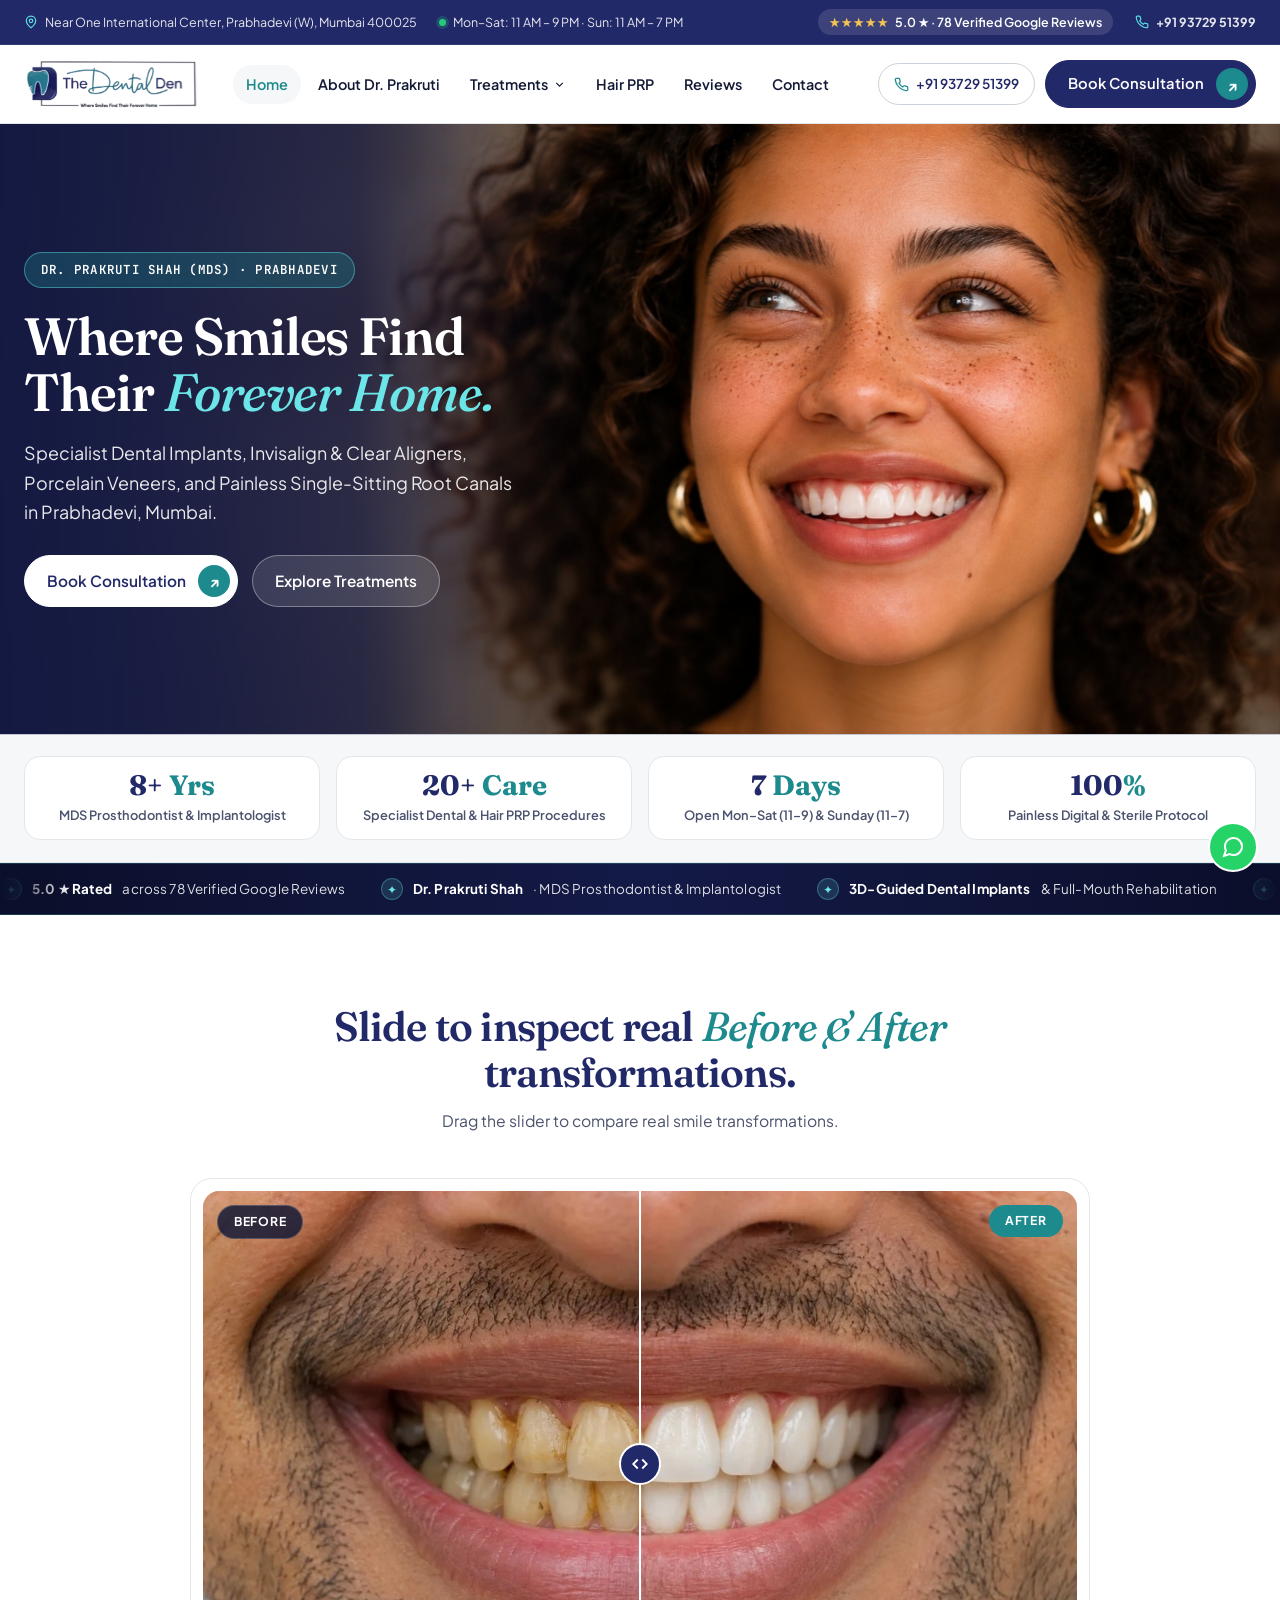
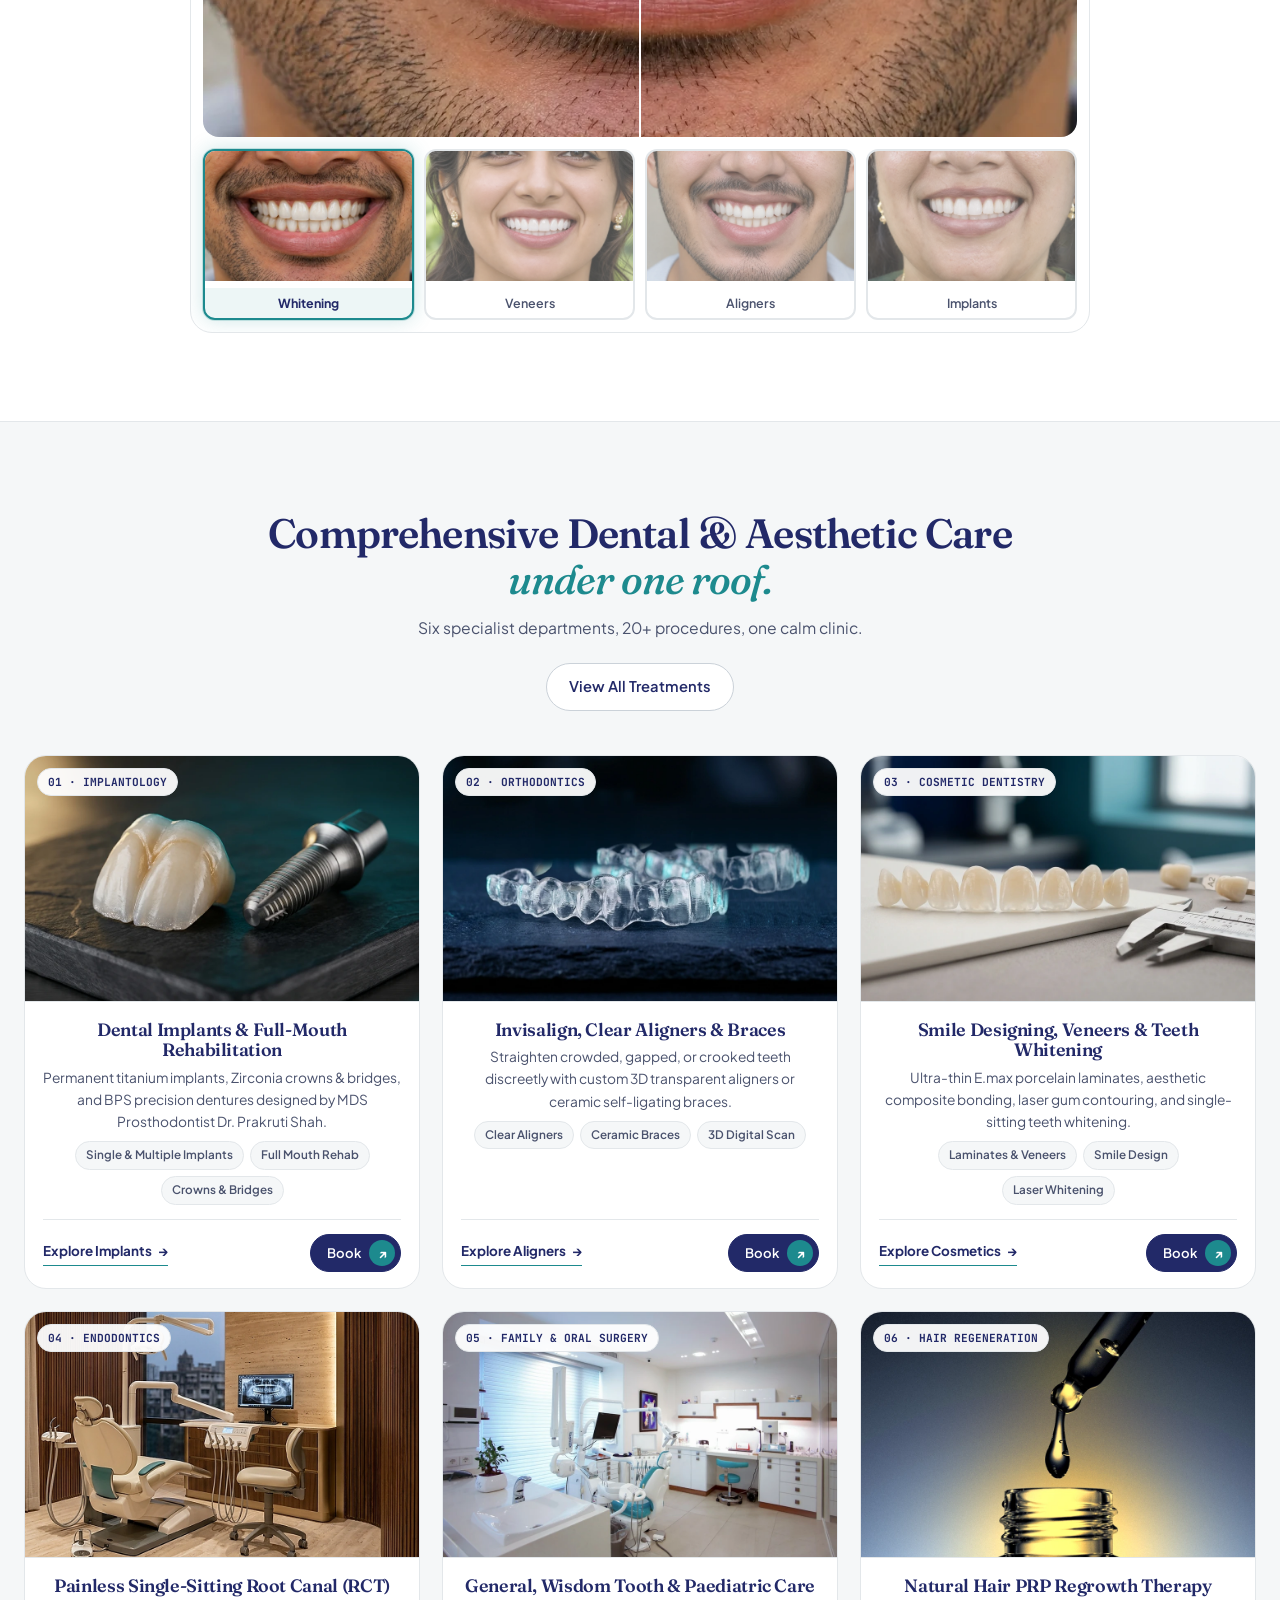
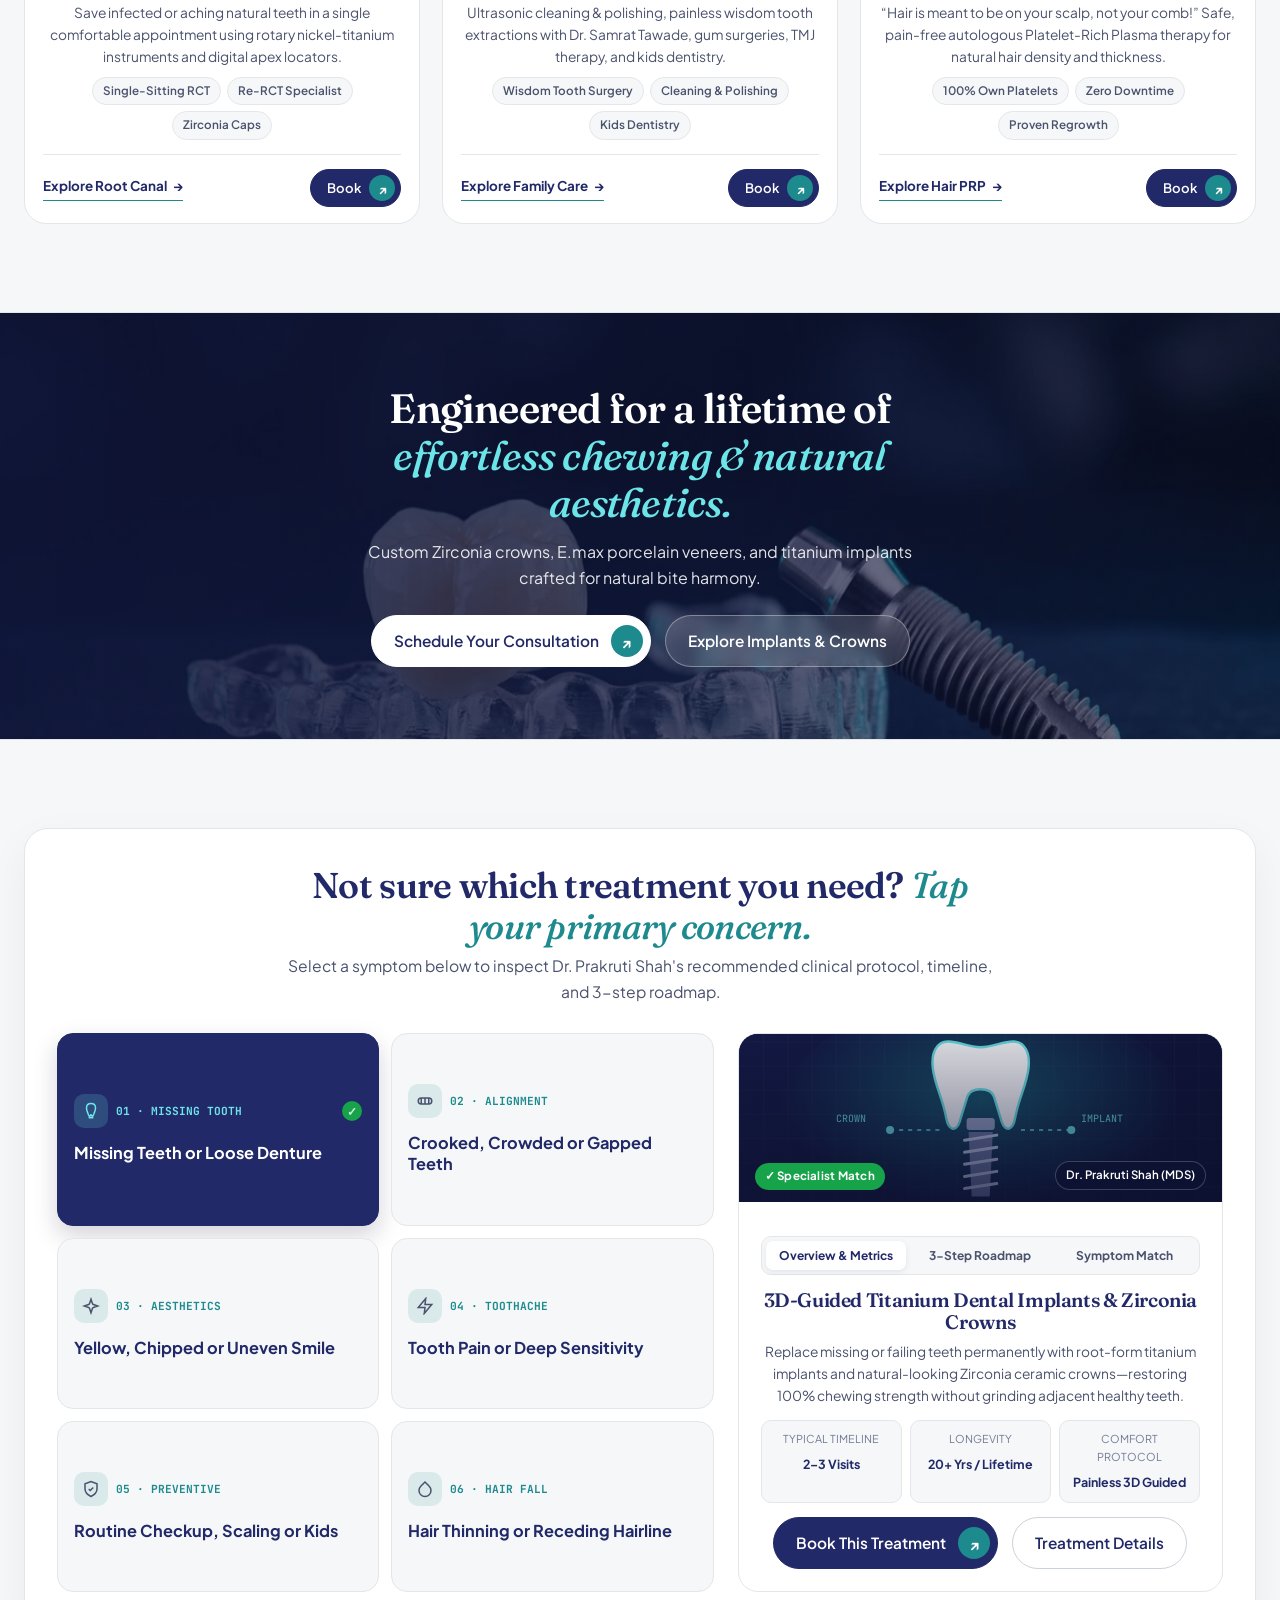
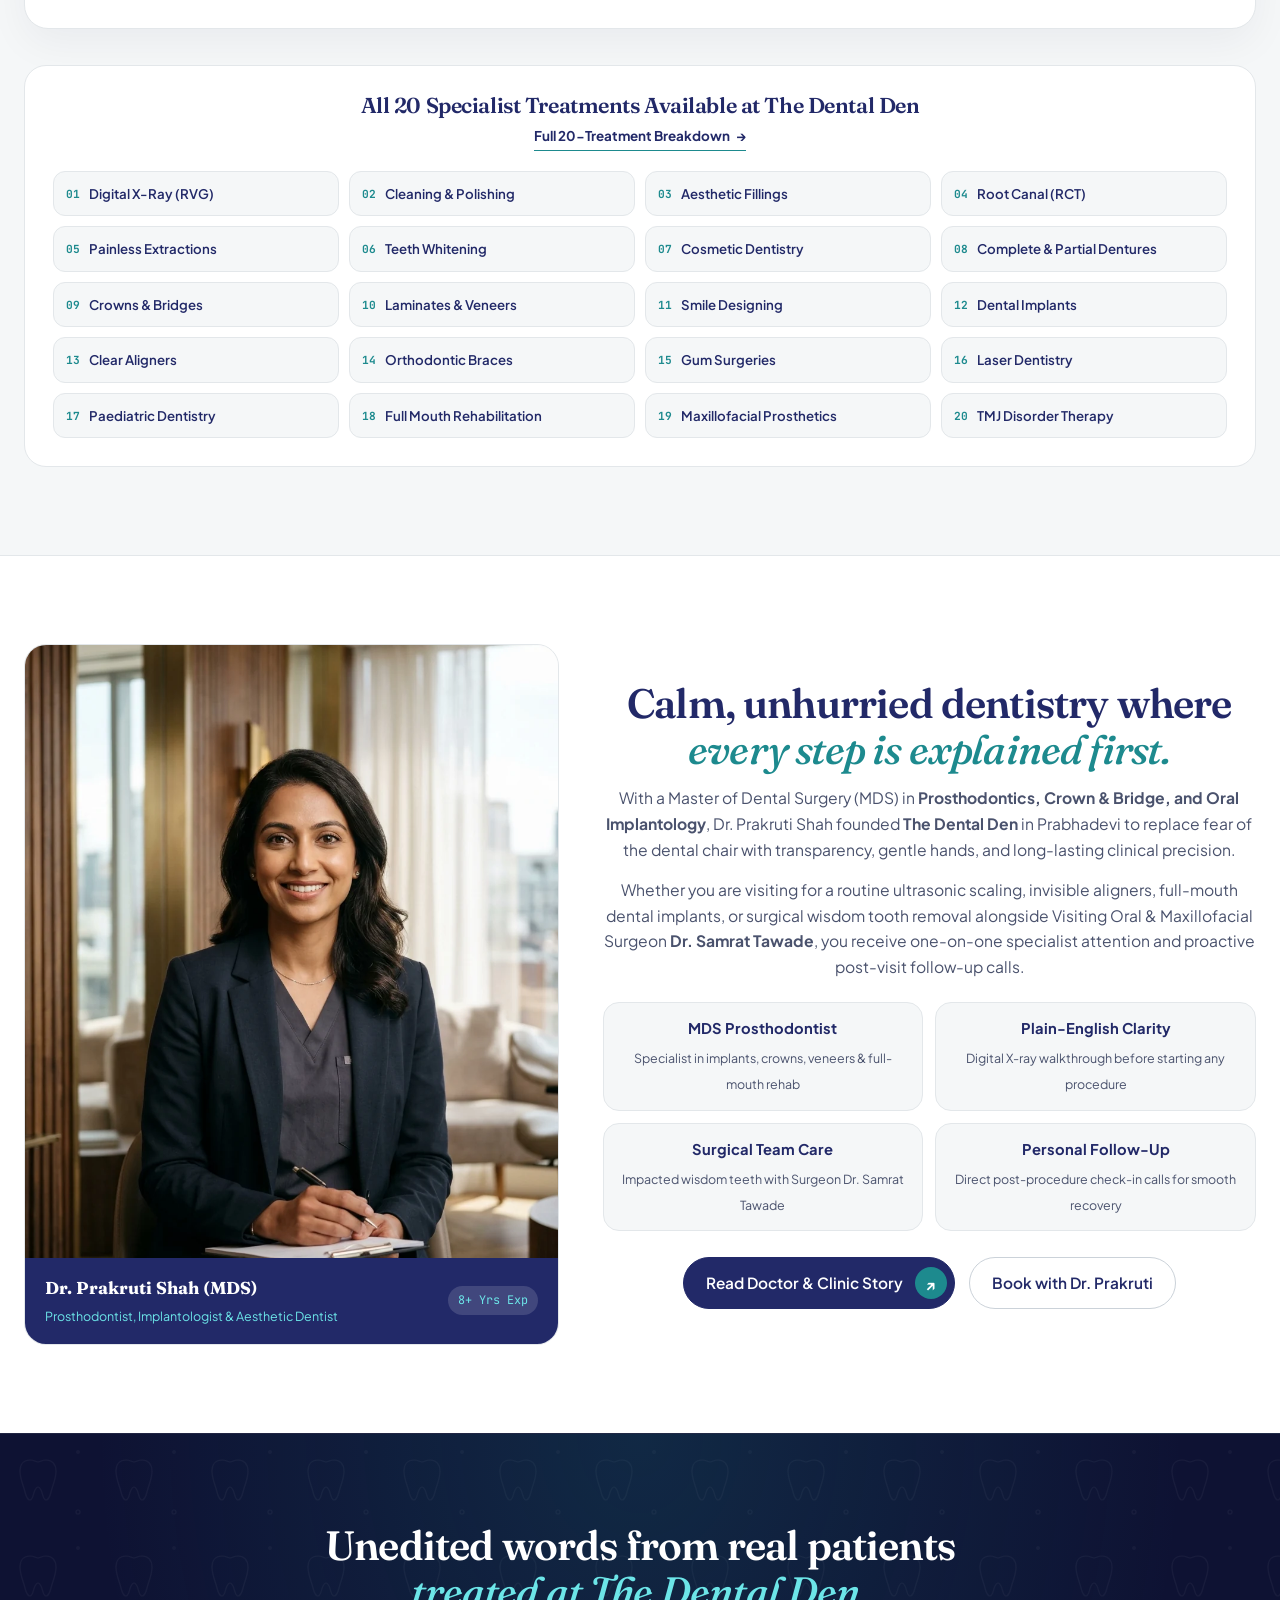
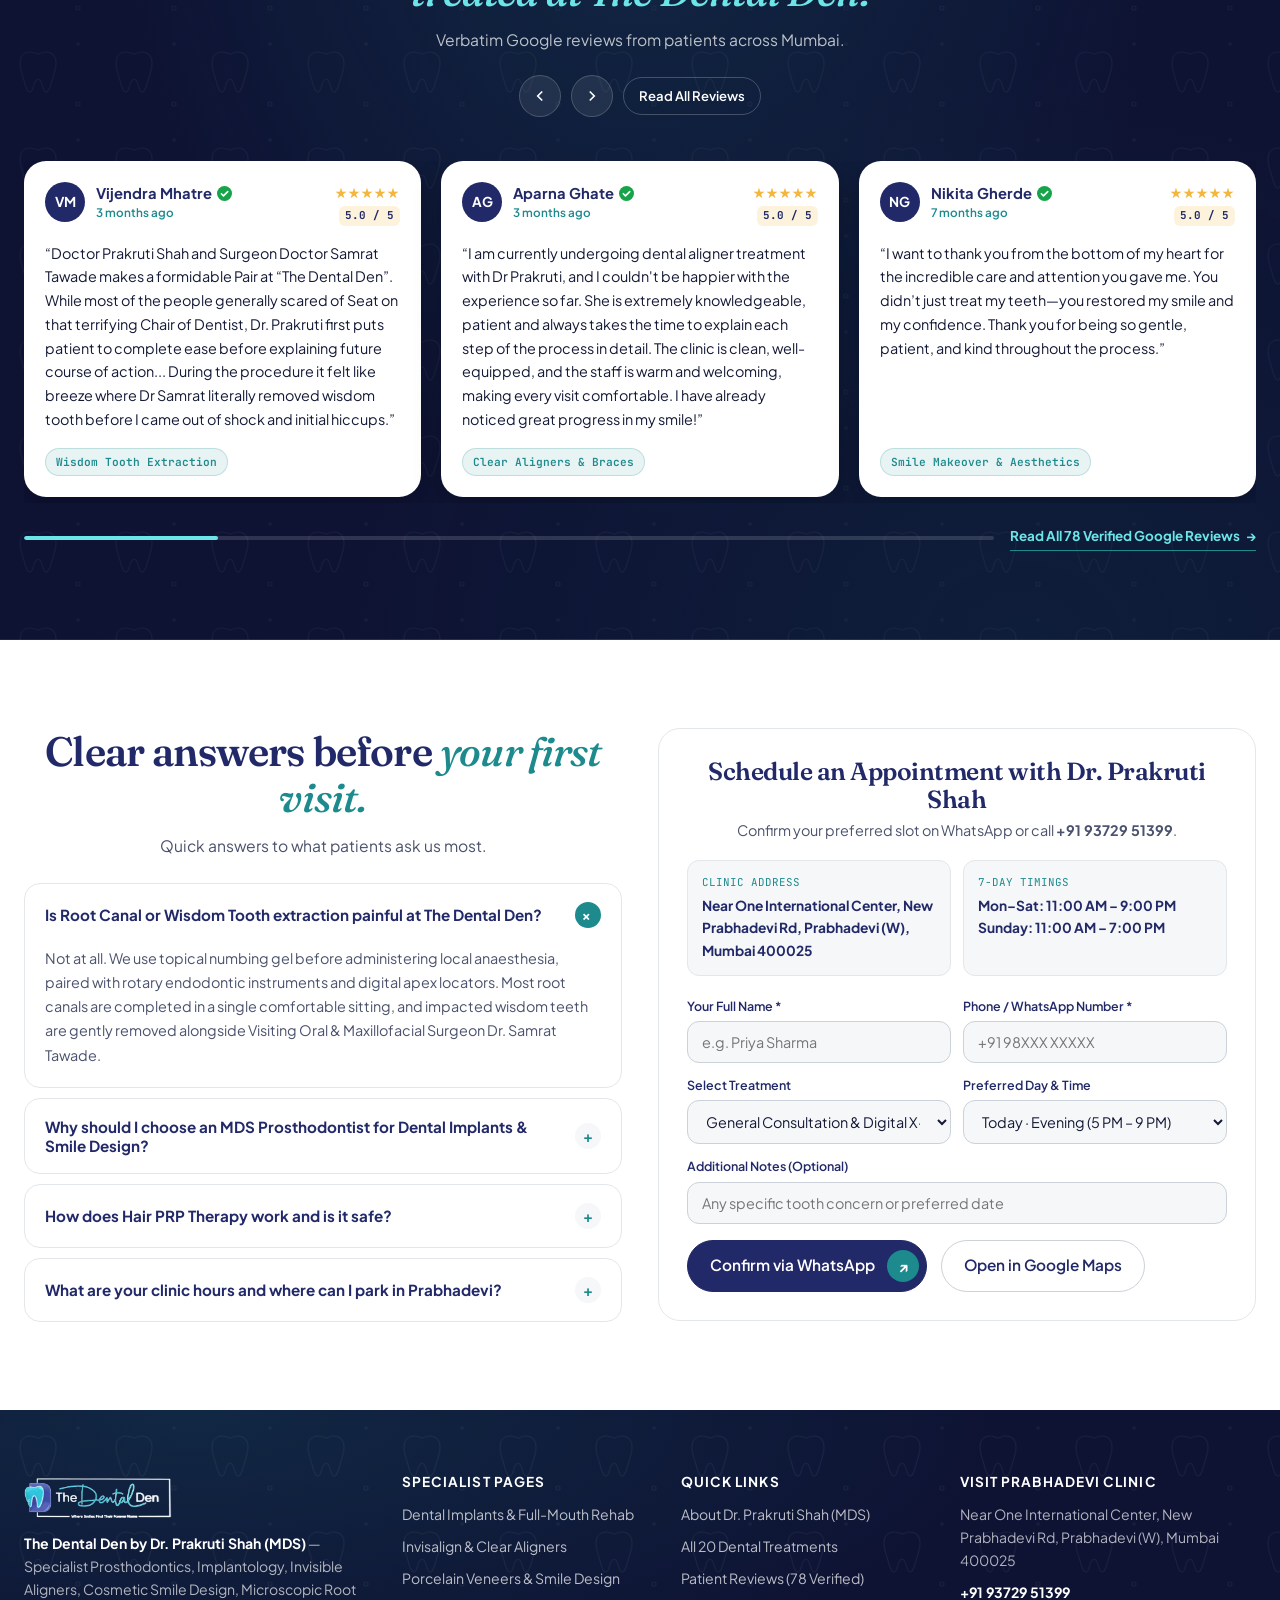
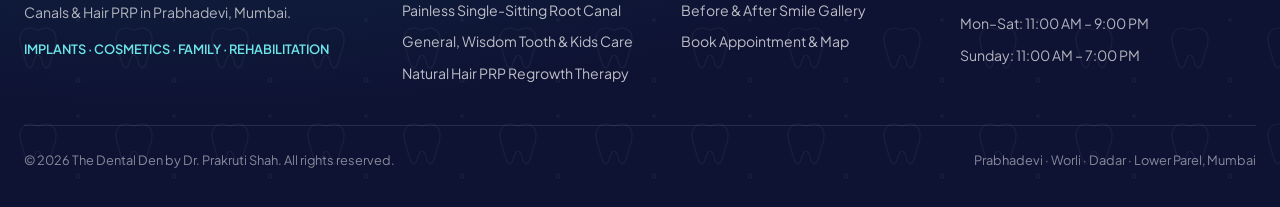
<file: index.html>
<!DOCTYPE html>
<html lang="en" data-theme="light">
<head>
  <meta charset="UTF-8">
  <meta name="viewport" content="width=device-width, initial-scale=1.0">
  <title>The Dental Den by Dr. Prakruti Shah (MDS) | Dentist &amp; Implantologist in Prabhadevi, Mumbai</title>
  <meta name="description" content="The Dental Den by Dr. Prakruti Shah (MDS Prosthodontist &amp; Implantologist) in Prabhadevi, Mumbai. 20+ specialist dental treatments, Dental Implants, Invisalign &amp; Clear Aligners, Smile Design, Painless Root Canal &amp; Hair PRP.">
  <link rel="canonical" href="https://thedentalden.in/">

  <!-- Google Fonts -->
  <link rel="preconnect" href="https://fonts.googleapis.com">
  <link rel="preconnect" href="https://fonts.gstatic.com" crossorigin>
  <link href="https://fonts.googleapis.com/css2?family=Fraunces:ital,opsz,wght@0,9..144,500;0,9..144,600;0,9..144,700;1,9..144,400;1,9..144,600&family=JetBrains+Mono:wght@500;600&family=Plus+Jakarta+Sans:wght@400;500;600;700&display=swap" rel="stylesheet">

  <link rel="stylesheet" href="assets/styles.css">
  <link rel="preload" as="image" href="assets/ba-whitening-after-v2.webp">
  <link rel="preload" as="image" href="assets/ba-whitening-before-v2.webp">

  <!-- LocalBusiness / Dentist Schema -->
  <script type="application/ld+json">
  {
    "@context": "https://schema.org",
    "@type": "Dentist",
    "name": "The Dental Den by Dr. Prakruti Shah",
    "description": "Multi-speciality dental & implant clinic in Prabhadevi, Mumbai led by Dr. Prakruti Shah (MDS Prosthodontist & Implantologist).",
    "url": "https://thedentalden.in/",
    "telephone": "+919372951399",
    "address": {
      "@type": "PostalAddress",
      "streetAddress": "Shop No. 6, Gr. Floor, New Prabhadevi Road, Near One International Center, Prabhadevi (W)",
      "addressLocality": "Mumbai",
      "addressRegion": "MH",
      "postalCode": "400025",
      "addressCountry": "IN"
    },
    "geo": {
      "@type": "GeoCoordinates",
      "latitude": 19.0092914,
      "longitude": 72.8337966
    },
    "aggregateRating": {
      "@type": "AggregateRating",
      "ratingValue": "5.0",
      "bestRating": "5",
      "ratingCount": "78"
    }
  }
  </script>
</head>
<body>

  <!-- B1. Top Utility Bar (Visible on Desktop, Hidden on Mobile < 1024px) -->
  <div class="topbar">
    <div class="container topbar-inner">
      <div class="topbar-items">
        <span class="topbar-item">
          <svg viewBox="0 0 24 24" fill="none" stroke="currentColor" stroke-width="2"><path d="M20 10c0 6-8 12-8 12s-8-6-8-12a8 8 0 0 1 16 0Z"/><circle cx="12" cy="10" r="3"/></svg>
          <span>Near One International Center, Prabhadevi (W), Mumbai 400025</span>
        </span>
        <span class="topbar-item">
          <span class="status-dot"></span>
          <span>Mon–Sat: 11 AM – 9 PM · Sun: 11 AM – 7 PM</span>
        </span>
      </div>
      <div class="topbar-items">
        <a href="reviews.html" class="rating-pill" title="Read Verified Google Reviews">
          <span class="stars">★★★★★</span>
          <span>5.0 ★ · 78 Verified Google Reviews</span>
        </a>
        <a href="tel:+919372951399" class="topbar-item">
          <svg viewBox="0 0 24 24" fill="none" stroke="currentColor" stroke-width="2"><path d="M22 16.92v3a2 2 0 0 1-2.18 2 19.79 19.79 0 0 1-8.63-3.07 19.5 19.5 0 0 1-6-6 19.79 19.79 0 0 1-3.07-8.67A2 2 0 0 1 4.11 2h3a2 2 0 0 1 2 1.72c.127.96.361 1.903.7 2.81a2 2 0 0 1-.45 2.11L8.09 9.91a16 16 0 0 0 6 6l1.27-1.27a2 2 0 0 1 2.11-.45c.907.339 1.85.573 2.81.7A2 2 0 0 1 22 16.92z"/></svg>
          <strong>+91 93729 51399</strong>
        </a>
      </div>
    </div>
  </div>

  <!-- Sticky Header -->
  <header class="site-header">
    <div class="container nav-inner">
      <a href="index.html" class="brand-logo" aria-label="The Dental Den by Dr. Prakruti Shah Home">
        <img src="assets/logo-nav-light.webp" class="logo-for-light" alt="The Dental Den — Where Smiles Find Their Forever Home">
      </a>

      <nav class="nav-links" aria-label="Primary Navigation">
        <a href="index.html" class="nav-link active">Home</a>
        <a href="about.html" class="nav-link">About Dr. Prakruti</a>
        <div class="nav-item-dropdown">
          <a href="treatments.html" class="nav-link" aria-haspopup="true">
            <span>Treatments</span>
            <svg width="13" height="13" viewBox="0 0 24 24" fill="none" stroke="currentColor" stroke-width="2.2"><path d="m6 9 6 6 6-6"/></svg>
          </a>
          <div class="dropdown-menu" role="menu">
            <a href="dental-implants.html" class="dropdown-item">
              <div class="dropdown-icon"><svg viewBox="0 0 24 24" fill="none" stroke="currentColor" stroke-width="2"><path d="M12 2v20M8 6h8M9 12h6M10 18h4"/></svg></div>
              <div><strong>Dental Implants &amp; Rehab</strong><span>3D-guided implants, crowns &amp; bridges</span></div>
            </a>
            <a href="clear-aligners.html" class="dropdown-item">
              <div class="dropdown-icon"><svg viewBox="0 0 24 24" fill="none" stroke="currentColor" stroke-width="2"><rect x="3" y="8" width="18" height="8" rx="4"/></svg></div>
              <div><strong>Invisalign &amp; Clear Aligners</strong><span>Invisible braces &amp; orthodontic care</span></div>
            </a>
            <a href="cosmetic-dentistry.html" class="dropdown-item">
              <div class="dropdown-icon"><svg viewBox="0 0 24 24" fill="none" stroke="currentColor" stroke-width="2"><path d="m12 3 1.9 5.8a2 2 0 0 0 1.3 1.3L21 12l-5.8 1.9a2 2 0 0 0-1.3 1.3L12 21l-1.9-5.8a2 2 0 0 0-1.3-1.3L3 12l5.8-1.9a2 2 0 0 0 1.3-1.3Z"/></svg></div>
              <div><strong>Cosmetic &amp; Smile Design</strong><span>Porcelain veneers, laminates &amp; whitening</span></div>
            </a>
            <a href="root-canal-treatment.html" class="dropdown-item">
              <div class="dropdown-icon"><svg viewBox="0 0 24 24" fill="none" stroke="currentColor" stroke-width="2"><path d="M12 22s8-4 8-10V5l-8-3-8 3v7c0 6 8 10 8 10z"/></svg></div>
              <div><strong>Painless Root Canal (RCT)</strong><span>Single-sitting microscopic endodontics</span></div>
            </a>
            <a href="general-dentistry.html" class="dropdown-item">
              <div class="dropdown-icon"><svg viewBox="0 0 24 24" fill="none" stroke="currentColor" stroke-width="2"><circle cx="12" cy="12" r="9"/><path d="M9 12l2 2 4-4"/></svg></div>
              <div><strong>General &amp; Kids Dentistry</strong><span>Scaling, fillings, wisdom tooth &amp; kids care</span></div>
            </a>
            <a href="hair-prp.html" class="dropdown-item">
              <div class="dropdown-icon"><svg viewBox="0 0 24 24" fill="none" stroke="currentColor" stroke-width="2"><path d="M12 2.69l5.66 5.66a8 8 0 1 1-11.31 0z"/></svg></div>
              <div><strong>Hair PRP Therapy</strong><span>Natural platelet-rich plasma hair regrowth</span></div>
            </a>
          </div>
        </div>
        <a href="hair-prp.html" class="nav-link">Hair PRP</a>
        <a href="reviews.html" class="nav-link">Reviews</a>
        <a href="contact.html" class="nav-link">Contact</a>
      </nav>

      <div class="nav-actions">
        <a href="tel:+919372951399" class="nav-phone-btn">
          <svg viewBox="0 0 24 24" fill="none" stroke="currentColor" stroke-width="2"><path d="M22 16.92v3a2 2 0 0 1-2.18 2 19.79 19.79 0 0 1-8.63-3.07 19.5 19.5 0 0 1-6-6 19.79 19.79 0 0 1-3.07-8.67A2 2 0 0 1 4.11 2h3a2 2 0 0 1 2 1.72c.127.96.361 1.903.7 2.81a2 2 0 0 1-.45 2.11L8.09 9.91a16 16 0 0 0 6 6l1.27-1.27a2 2 0 0 1 2.11-.45c.907.339 1.85.573 2.81.7A2 2 0 0 1 22 16.92z"/></svg>
          <span>+91 93729 51399</span>
        </a>
        <button type="button" class="btn btn-primary" data-open-booking="true">
          <span>Book Consultation</span>
        </button>
        <button class="mobile-menu-btn" id="mobileMenuBtn" aria-label="Open navigation menu" aria-expanded="false">
          <svg viewBox="0 0 24 24" fill="none" stroke="currentColor" stroke-width="2"><line x1="3" y1="6" x2="21" y2="6"/><line x1="3" y1="12" x2="21" y2="12"/><line x1="3" y1="18" x2="21" y2="18"/></svg>
        </button>
      </div>
    </div>
  </header>

  <!-- B5. Mobile Drawer (Automatically populated & enhanced by main.js) -->
  <div class="mobile-drawer" id="mobileDrawer" aria-hidden="true">
    <div class="mobile-drawer-panel"></div>
  </div>

  <main>
    <!-- ====================================================================
         C1. HERO SECTION — SEPARATE DESKTOP & MOBILE IMAGES + UNCOVERED SMILE
         Desktop/Tablet: hero-desktop-v3.webp (Text strictly in left 43%, Smile on right 100% uncovered)
         Mobile: hero-mobile-v3.webp (Portrait smile on top 100% uncovered, compact copy below)
         ==================================================================== -->
    <section class="hero">
      <div class="hero-stage">
        <div class="hero-bg">
          <picture>
            <source media="(max-width: 767px)" srcset="assets/hero-mobile-v6.jpg">
            <img src="assets/hero-desktop-v4.jpg" alt="Radiant natural smile crafted at The Dental Den by Dr. Prakruti Shah in Prabhadevi, Mumbai" fetchpriority="high">
          </picture>
        </div>

        <div class="hero-content-wrap">
          <div class="container">
            <div class="hero-copy">
              <div class="hero-badge">Dr. Prakruti Shah (MDS) · Prabhadevi</div>
              <h1 class="hero-title">Where Smiles Find Their <em>Forever Home.</em></h1>
              <p class="hero-sub">
                Specialist Dental Implants, Invisalign &amp; Clear Aligners, Porcelain Veneers, and Painless Single-Sitting Root Canals in Prabhadevi, Mumbai.
              </p>
              <div class="hero-actions">
                <button type="button" class="btn btn-primary on-dark" data-open-booking="true">
                  <span>Book Consultation</span>
                </button>
                <a href="#treatments" class="btn btn-ghost">
                  <span>Explore Treatments</span>
                </a>
              </div>
            </div>
          </div>
        </div>
      </div>

      <!-- C7. 4 Stat Counters (2 columns per row on Mobile, 4 columns on Desktop) -->
      <div class="hero-info-strip">
        <div class="container">
          <div class="stat-strip">
            <div class="stat-box">
              <div class="stat-num">8+ <span>Yrs</span></div>
              <div class="stat-label">MDS Prosthodontist &amp; Implantologist</div>
            </div>
            <div class="stat-box">
              <div class="stat-num">20+ <span>Care</span></div>
              <div class="stat-label">Specialist Dental &amp; Hair PRP Procedures</div>
            </div>
            <div class="stat-box">
              <div class="stat-num">7 <span>Days</span></div>
              <div class="stat-label">Open Mon–Sat (11–9) &amp; Sunday (11–7)</div>
            </div>
            <div class="stat-box">
              <div class="stat-num">100<span>%</span></div>
              <div class="stat-label">Painless Digital &amp; Sterile Protocol</div>
            </div>
          </div>
        </div>
      </div>
    </section>

    <!-- ====================================================================
         ELEGANT SLIDING CLINICAL HIGHLIGHTS MARQUEE BAR
         ==================================================================== -->
    <div class="luxury-ticker-bar" aria-label="Clinic Highlights and Credentials">
      <div class="luxury-ticker-track">
        <div class="luxury-ticker-group">
          <span class="ticker-item"><i class="ticker-gem">✦</i> <strong>5.0 ★ Rated</strong> across 78 Verified Google Reviews</span>
          <span class="ticker-item"><i class="ticker-gem">✦</i> <strong>Dr. Prakruti Shah</strong> · MDS Prosthodontist &amp; Implantologist</span>
          <span class="ticker-item"><i class="ticker-gem">✦</i> <strong>3D-Guided Dental Implants</strong> &amp; Full-Mouth Rehabilitation</span>
          <span class="ticker-item"><i class="ticker-gem">✦</i> <strong>Invisalign &amp; Clear Aligners</strong> · Digital Smile Preview</span>
          <span class="ticker-item"><i class="ticker-gem">✦</i> <strong>100% Painless</strong> Single-Sitting Rotary Root Canals</span>
          <span class="ticker-item"><i class="ticker-gem">✦</i> <strong>E-Max Porcelain Veneers</strong> &amp; 45-Min Laser Whitening</span>
          <span class="ticker-item"><i class="ticker-gem">✦</i> <strong>Hospital-Grade Sterilisation</strong> &amp; Low-Radiation Digital X-Ray</span>
          <span class="ticker-item"><i class="ticker-gem">✦</i> <strong>Autologous Hair PRP</strong> Natural Regrowth Therapy</span>
          <span class="ticker-item"><i class="ticker-gem">✦</i> <strong>Open 7 Days</strong> · Near One International Center, Prabhadevi (W)</span>
        </div>
        <div class="luxury-ticker-group" aria-hidden="true">
          <span class="ticker-item"><i class="ticker-gem">✦</i> <strong>5.0 ★ Rated</strong> across 78 Verified Google Reviews</span>
          <span class="ticker-item"><i class="ticker-gem">✦</i> <strong>Dr. Prakruti Shah</strong> · MDS Prosthodontist &amp; Implantologist</span>
          <span class="ticker-item"><i class="ticker-gem">✦</i> <strong>3D-Guided Dental Implants</strong> &amp; Full-Mouth Rehabilitation</span>
          <span class="ticker-item"><i class="ticker-gem">✦</i> <strong>Invisalign &amp; Clear Aligners</strong> · Digital Smile Preview</span>
          <span class="ticker-item"><i class="ticker-gem">✦</i> <strong>100% Painless</strong> Single-Sitting Rotary Root Canals</span>
          <span class="ticker-item"><i class="ticker-gem">✦</i> <strong>E-Max Porcelain Veneers</strong> &amp; 45-Min Laser Whitening</span>
          <span class="ticker-item"><i class="ticker-gem">✦</i> <strong>Hospital-Grade Sterilisation</strong> &amp; Low-Radiation Digital X-Ray</span>
          <span class="ticker-item"><i class="ticker-gem">✦</i> <strong>Autologous Hair PRP</strong> Natural Regrowth Therapy</span>
          <span class="ticker-item"><i class="ticker-gem">✦</i> <strong>Open 7 Days</strong> · Near One International Center, Prabhadevi (W)</span>
        </div>
      </div>
    </div>

    <!-- ====================================================================
         C2. INTERACTIVE BEFORE & AFTER SMILE TRANSFORMATION STUDIO
         Smaller Pill Tabs + Dynamic Vanishing Before/After Badges
         ==================================================================== -->
    <section class="section" id="smile-results">
      <div class="container">
        <div class="section-header reveal">
          <div class="section-header-left">
            <span class="eyebrow">Interactive Clinical Gallery</span>
            <h2 class="section-title">Slide to inspect real <em>Before &amp; After</em> transformations.</h2>
            <p class="section-sub">Drag the slider to compare real smile transformations.</p>
          </div>
        </div>

        <div class="ba-showcase reveal">
          <div class="ba-stage-card">
            <div class="ba-viewport" id="baViewport" style="--pos: 50%;" role="slider" aria-label="Before and After comparison slider" aria-valuemin="0" aria-valuemax="100" aria-valuenow="50" tabindex="0">
              <img src="assets/ba-whitening-after-v2.webp" id="baAfterImg" class="ba-img-after" alt="After smile transformation at The Dental Den" decoding="async">
              <div class="ba-before-clip">
                <img src="assets/ba-whitening-before-v2.webp" id="baBeforeImg" class="ba-img-before" alt="Before dental condition prior to treatment" decoding="async">
              </div>
              <span class="ba-tag before" id="baBeforeTag">Before</span>
              <span class="ba-tag after" id="baAfterTag">After</span>
              <div class="ba-divider">
                <div class="ba-handle" aria-hidden="true">
                  <svg viewBox="0 0 24 24" fill="none" stroke="currentColor" stroke-width="2.4"><path d="m15 18 6-6-6-6M9 6l-6 6 6 6"/></svg>
                </div>
              </div>
            </div>
            <div class="ba-thumbs" id="baCaseTabs" role="tablist" aria-label="Select clinical transformation case">
              <button type="button" class="ba-tab ba-thumb-btn active" role="tab" aria-selected="true">
                <img src="assets/ba-whitening-after-v2.webp" alt="Laser Whitening preview" loading="lazy">
                <span>Whitening</span>
              </button>
              <button type="button" class="ba-tab ba-thumb-btn" role="tab" aria-selected="false">
                <img src="assets/ba-veneers-after-v2.webp" alt="Porcelain Veneers preview" loading="lazy">
                <span>Veneers</span>
              </button>
              <button type="button" class="ba-tab ba-thumb-btn" role="tab" aria-selected="false">
                <img src="assets/ba-aligners-after-v2.webp" alt="Clear Aligners preview" loading="lazy">
                <span>Aligners</span>
              </button>
              <button type="button" class="ba-tab ba-thumb-btn" role="tab" aria-selected="false">
                <img src="assets/ba-implants-after-v2.webp" alt="Implants &amp; Crowns preview" loading="lazy">
                <span>Implants</span>
              </button>
            </div>
            <div class="ba-stage-foot">
              <span><strong>Tip:</strong> Drag handle left or right to compare full Before vs. After</span>
              <span>Dr. Prakruti Shah (MDS) · Prabhadevi</span>
            </div>
          </div>

          <div class="ba-detail-panel">
            <div>
              <span class="ba-case-badge" id="baCaseBadge">Case 01 · In-Office Laser Teeth Whitening</span>
              <h3 class="ba-case-title" id="baCaseTitle">Single-Sitting VITA Shade Brightening (C4 → B1)</h3>
              <p class="ba-case-desc" id="baCaseDesc">
                Years of coffee and tea chromogen staining lifted by 6 VITA shades in a single 45-minute chairside photo-activated whitening session with zero post-procedure sensitivity.
              </p>
            </div>

            <div class="ba-metrics-grid">
              <div class="ba-metric-box">
                <small>Treatment Timeline</small>
                <strong id="baCaseDuration">45 Minutes (1 Visit)</strong>
              </div>
              <div class="ba-metric-box">
                <small>Expected Longevity</small>
                <strong id="baCaseLongevity">18–24 Months</strong>
              </div>
              <div class="ba-metric-box">
                <small>Specialist Lead</small>
                <strong>Dr. Prakruti Shah (MDS)</strong>
              </div>
              <div class="ba-metric-box">
                <small>Comfort Standard</small>
                <strong>Painless Digital Protocol</strong>
              </div>
            </div>

            <div class="hero-actions">
              <button type="button" class="btn btn-primary" data-open-booking="true">
                <span>Book Smile Assessment</span>
              </button>
              <a href="cosmetic-dentistry.html" class="btn btn-ghost">
                <span>Explore Smile Design</span>
              </a>
            </div>
          </div>
        </div>
      </div>
    </section>



    <!-- ====================================================================
         D3, A8, C3 & C7. SIGNATURE TREATMENTS + MERGED 60-SEC SMILE FINDER
         + COMPLETE DIRECTORY OF ALL 20 TREATMENTS (2 COLS ON MOBILE)
         ==================================================================== -->
    <section class="section section-soft" id="treatments">
      <div class="container">
        <div class="section-header reveal">
          <div class="section-header-left">
            <span class="eyebrow">6 Specialist Departments · 20+ Procedures</span>
            <h2 class="section-title">Comprehensive Dental &amp; Aesthetic Care <em>under one roof.</em></h2>
            <p class="section-sub">Six specialist departments, 20+ procedures, one calm clinic.</p>
          </div>
          <a href="treatments.html" class="btn btn-ghost">
            <span>View All Treatments</span>
          </a>
        </div>

        <!-- 6 Signature Cards with Crisp Thumbnail Images (D3) -->
        <div class="treatments-grid">
          <!-- Card 01 -->
          <article class="treat-card reveal">
            <div class="treat-thumb">
              <img src="assets/treat-implants.webp" alt="3D-Guided Titanium Dental Implants & Zirconia Crowns at The Dental Den" loading="lazy">
              <span class="treat-num-badge">01 · IMPLANTOLOGY</span>
            </div>
            <div class="treat-body">
              <div>
                <h3>Dental Implants &amp; Full-Mouth Rehabilitation</h3>
                <p>Permanent titanium implants, Zirconia crowns &amp; bridges, and BPS precision dentures designed by MDS Prosthodontist Dr. Prakruti Shah.</p>
                <div class="treat-tags">
                  <span class="treat-tag">Single &amp; Multiple Implants</span>
                  <span class="treat-tag">Full Mouth Rehab</span>
                  <span class="treat-tag">Crowns &amp; Bridges</span>
                </div>
              </div>
              <div class="treat-foot">
                <a href="dental-implants.html" class="link-editorial">Explore Implants <span>→</span></a>
                <button type="button" class="btn btn-sm btn-primary" data-open-booking="true"><span>Book</span></button>
              </div>
            </div>
          </article>

          <!-- Card 02 -->
          <article class="treat-card reveal">
            <div class="treat-thumb">
              <img src="assets/treat-aligners.webp" alt="Invisalign & Clear Aligners in Prabhadevi, Mumbai" loading="lazy">
              <span class="treat-num-badge">02 · ORTHODONTICS</span>
            </div>
            <div class="treat-body">
              <div>
                <h3>Invisalign, Clear Aligners &amp; Braces</h3>
                <p>Straighten crowded, gapped, or crooked teeth discreetly with custom 3D transparent aligners or ceramic self-ligating braces.</p>
                <div class="treat-tags">
                  <span class="treat-tag">Clear Aligners</span>
                  <span class="treat-tag">Ceramic Braces</span>
                  <span class="treat-tag">3D Digital Scan</span>
                </div>
              </div>
              <div class="treat-foot">
                <a href="clear-aligners.html" class="link-editorial">Explore Aligners <span>→</span></a>
                <button type="button" class="btn btn-sm btn-primary" data-open-booking="true"><span>Book</span></button>
              </div>
            </div>
          </article>

          <!-- Card 03 -->
          <article class="treat-card reveal">
            <div class="treat-thumb">
              <img src="assets/treat-cosmetic-v2.webp" alt="Porcelain Veneers, Smile Designing & Laser Teeth Whitening" loading="lazy">
              <span class="treat-num-badge">03 · COSMETIC DENTISTRY</span>
            </div>
            <div class="treat-body">
              <div>
                <h3>Smile Designing, Veneers &amp; Teeth Whitening</h3>
                <p>Ultra-thin E.max porcelain laminates, aesthetic composite bonding, laser gum contouring, and single-sitting teeth whitening.</p>
                <div class="treat-tags">
                  <span class="treat-tag">Laminates &amp; Veneers</span>
                  <span class="treat-tag">Smile Design</span>
                  <span class="treat-tag">Laser Whitening</span>
                </div>
              </div>
              <div class="treat-foot">
                <a href="cosmetic-dentistry.html" class="link-editorial">Explore Cosmetics <span>→</span></a>
                <button type="button" class="btn btn-sm btn-primary" data-open-booking="true"><span>Book</span></button>
              </div>
            </div>
          </article>

          <!-- Card 04 -->
          <article class="treat-card reveal">
            <div class="treat-thumb">
              <img src="assets/treat-rct.webp" alt="Painless Single-Sitting Root Canal Treatment & Digital X-Ray" loading="lazy">
              <span class="treat-num-badge">04 · ENDODONTICS</span>
            </div>
            <div class="treat-body">
              <div>
                <h3>Painless Single-Sitting Root Canal (RCT)</h3>
                <p>Save infected or aching natural teeth in a single comfortable appointment using rotary nickel-titanium instruments and digital apex locators.</p>
                <div class="treat-tags">
                  <span class="treat-tag">Single-Sitting RCT</span>
                  <span class="treat-tag">Re-RCT Specialist</span>
                  <span class="treat-tag">Zirconia Caps</span>
                </div>
              </div>
              <div class="treat-foot">
                <a href="root-canal-treatment.html" class="link-editorial">Explore Root Canal <span>→</span></a>
                <button type="button" class="btn btn-sm btn-primary" data-open-booking="true"><span>Book</span></button>
              </div>
            </div>
          </article>

          <!-- Card 05 -->
          <article class="treat-card reveal">
            <div class="treat-thumb">
              <img src="assets/treat-general.webp" alt="Family, Preventive, Wisdom Tooth & Paediatric Dentistry" loading="lazy">
              <span class="treat-num-badge">05 · FAMILY &amp; ORAL SURGERY</span>
            </div>
            <div class="treat-body">
              <div>
                <h3>General, Wisdom Tooth &amp; Paediatric Care</h3>
                <p>Ultrasonic cleaning &amp; polishing, painless wisdom tooth extractions with Dr. Samrat Tawade, gum surgeries, TMJ therapy, and kids dentistry.</p>
                <div class="treat-tags">
                  <span class="treat-tag">Wisdom Tooth Surgery</span>
                  <span class="treat-tag">Cleaning &amp; Polishing</span>
                  <span class="treat-tag">Kids Dentistry</span>
                </div>
              </div>
              <div class="treat-foot">
                <a href="general-dentistry.html" class="link-editorial">Explore Family Care <span>→</span></a>
                <button type="button" class="btn btn-sm btn-primary" data-open-booking="true"><span>Book</span></button>
              </div>
            </div>
          </article>

          <!-- Card 06 -->
          <article class="treat-card reveal">
            <div class="treat-thumb">
              <img src="assets/treat-prp.webp" alt="Autologous Hair PRP Regrowth Therapy by Dr. Prakruti Shah" loading="lazy">
              <span class="treat-num-badge">06 · HAIR REGENERATION</span>
            </div>
            <div class="treat-body">
              <div>
                <h3>Natural Hair PRP Regrowth Therapy</h3>
                <p>“Hair is meant to be on your scalp, not your comb!” Safe, pain-free autologous Platelet-Rich Plasma therapy for natural hair density and thickness.</p>
                <div class="treat-tags">
                  <span class="treat-tag">100% Own Platelets</span>
                  <span class="treat-tag">Zero Downtime</span>
                  <span class="treat-tag">Proven Regrowth</span>
                </div>
              </div>
              <div class="treat-foot">
                <a href="hair-prp.html" class="link-editorial">Explore Hair PRP <span>→</span></a>
                <button type="button" class="btn btn-sm btn-primary" data-open-booking="true"><span>Book</span></button>
              </div>
            </div>
          </article>
        </div>
      </div>
    </section>

    <!-- ====================================================================
         C4. MID-PAGE PARALLAX VISUAL BREAK (MOVED DIRECTLY AFTER 6 CARDS)
         ==================================================================== -->
    <section class="parallax-section" aria-label="Precision Prosthodontics & Implant Artistry">
      <div class="container">
        <div class="parallax-card reveal">
          <span class="eyebrow" style="background:rgba(255,255,255,0.14);color:#6CE5E8;">Precision Prosthodontics &amp; Implantology</span>
          <h2>Engineered for a lifetime of <em>effortless chewing &amp; natural aesthetics.</em></h2>
          <p>
            Custom Zirconia crowns, E.max porcelain veneers, and titanium implants crafted for natural bite harmony.
          </p>
          <div class="hero-actions">
            <button type="button" class="btn btn-primary on-dark" data-open-booking="true">
              <span>Schedule Your Consultation</span>
            </button>
            <a href="dental-implants.html" class="btn btn-ghost">
              <span>Explore Implants &amp; Crowns</span>
            </a>
          </div>
        </div>
      </div>
    </section>



    <!-- ====================================================================
         A8 & C7. INTERACTIVE SMILE & TREATMENT FINDER + ALL 20 TREATMENTS
         ==================================================================== -->
    <section class="section section-soft" id="smile-finder-section">
      <div class="container">
        <div class="finder-integrated finder-opt-a reveal" id="smile-finder">
          <div class="finder-header">
            <span class="eyebrow">60-Second Interactive Guide</span>
            <h2 class="section-title" style="font-size:clamp(1.65rem, 2.8vw, 2.25rem);margin-bottom:6px;">Not sure which treatment you need? <em>Tap your primary concern.</em></h2>
            <p class="section-sub">Select a symptom below to inspect Dr. Prakruti Shah's recommended clinical protocol, timeline, and 3-step roadmap.</p>
          </div>

          <div class="finder-grid">
            <div class="concern-grid" role="tablist" aria-label="Select your dental or hair concern">
              <button type="button" class="concern-btn active" data-concern="missing" role="tab" aria-selected="true">
                <div class="concern-btn-top">
                  <span class="concern-icon" aria-hidden="true">
                    <svg viewBox="0 0 24 24" fill="none" stroke="currentColor" stroke-width="2"><path d="M12 2C8.5 2 6 4.5 6 8c0 2.8 1.2 5 2 7.5.5 1.5 1 3.5 2 3.5s1.2-2 2-2 1.2 2 2 2 1.5-2 2-3.5C16.8 13 18 10.8 18 8c0-3.5-2.5-6-6-6Z"/><path d="M9 21h6"/><path d="M10 18v3"/><path d="M14 18v3"/></svg>
                  </span>
                  <span class="c-num">01 · MISSING TOOTH</span>
                  <span class="concern-check" aria-hidden="true">✓</span>
                </div>
                <strong>Missing Teeth or Loose Denture</strong>
              </button>

              <button type="button" class="concern-btn" data-concern="crooked" role="tab" aria-selected="false">
                <div class="concern-btn-top">
                  <span class="concern-icon" aria-hidden="true">
                    <svg viewBox="0 0 24 24" fill="none" stroke="currentColor" stroke-width="2"><rect x="3" y="8" width="18" height="8" rx="4"/><path d="M7 8v8M12 8v8M17 8v8"/></svg>
                  </span>
                  <span class="c-num">02 · ALIGNMENT</span>
                  <span class="concern-check" aria-hidden="true">✓</span>
                </div>
                <strong>Crooked, Crowded or Gapped Teeth</strong>
              </button>

              <button type="button" class="concern-btn" data-concern="stained" role="tab" aria-selected="false">
                <div class="concern-btn-top">
                  <span class="concern-icon" aria-hidden="true">
                    <svg viewBox="0 0 24 24" fill="none" stroke="currentColor" stroke-width="2"><path d="m12 3-1.9 5.8a2 2 0 0 1-1.3 1.3L3 12l5.8 1.9a2 2 0 0 1 1.3 1.3L12 21l1.9-5.8a2 2 0 0 1 1.3-1.3L21 12l-5.8-1.9a2 2 0 0 1-1.3-1.3L12 3Z"/></svg>
                  </span>
                  <span class="c-num">03 · AESTHETICS</span>
                  <span class="concern-check" aria-hidden="true">✓</span>
                </div>
                <strong>Yellow, Chipped or Uneven Smile</strong>
              </button>

              <button type="button" class="concern-btn" data-concern="pain" role="tab" aria-selected="false">
                <div class="concern-btn-top">
                  <span class="concern-icon" aria-hidden="true">
                    <svg viewBox="0 0 24 24" fill="none" stroke="currentColor" stroke-width="2"><path d="M13 2 3 14h9l-1 8 10-12h-9l1-8z"/></svg>
                  </span>
                  <span class="c-num">04 · TOOTHACHE</span>
                  <span class="concern-check" aria-hidden="true">✓</span>
                </div>
                <strong>Tooth Pain or Deep Sensitivity</strong>
              </button>

              <button type="button" class="concern-btn" data-concern="checkup" role="tab" aria-selected="false">
                <div class="concern-btn-top">
                  <span class="concern-icon" aria-hidden="true">
                    <svg viewBox="0 0 24 24" fill="none" stroke="currentColor" stroke-width="2"><path d="M12 22s8-4 8-10V5l-8-3-8 3v7c0 6 8 10 8 10z"/><path d="m9 12 2 2 4-4"/></svg>
                  </span>
                  <span class="c-num">05 · PREVENTIVE</span>
                  <span class="concern-check" aria-hidden="true">✓</span>
                </div>
                <strong>Routine Checkup, Scaling or Kids</strong>
              </button>

              <button type="button" class="concern-btn" data-concern="hair" role="tab" aria-selected="false">
                <div class="concern-btn-top">
                  <span class="concern-icon" aria-hidden="true">
                    <svg viewBox="0 0 24 24" fill="none" stroke="currentColor" stroke-width="2"><path d="M12 2.69l5.66 5.66a8 8 0 1 1-11.31 0z"/></svg>
                  </span>
                  <span class="c-num">06 · HAIR FALL</span>
                  <span class="concern-check" aria-hidden="true">✓</span>
                </div>
                <strong>Hair Thinning or Receding Hairline</strong>
              </button>
            </div>

            <div class="finder-output" id="finderOutputCard">
              <div class="finder-output-media">
                <div class="finder-illus" id="finderIllus" role="img" aria-label="Illustration of the recommended treatment"></div>
                <div class="finder-media-overlay">
                  <span class="finder-match-pill">✓ Specialist Match</span>
                  <span class="finder-doc-pill">Dr. Prakruti Shah (MDS)</span>
                </div>
              </div>

              <div class="finder-output-body">
                <div class="finder-view-tabs" role="tablist" aria-label="Recommendation details view">
                  <button type="button" class="finder-view-tab active" data-fview="overview">Overview &amp; Metrics</button>
                  <button type="button" class="finder-view-tab" data-fview="steps">3-Step Roadmap</button>
                  <button type="button" class="finder-view-tab" data-fview="checklist">Symptom Match</button>
                </div>

                <!-- View 1: Overview -->
                <div class="finder-view-pane active" data-fpane="overview">
                  <span class="ba-case-badge" id="finderTag">Recommended · Implantology &amp; Prosthodontics</span>
                  <h3 id="finderTitle">3D-Guided Titanium Dental Implants &amp; Zirconia Crowns</h3>
                  <p id="finderDesc">
                    Replace missing or failing teeth permanently with root-form titanium implants and natural-looking Zirconia ceramic crowns—restoring 100% chewing strength without grinding adjacent healthy teeth.
                  </p>
                  <div class="finder-meta">
                    <div class="finder-meta-item">
                      <small>Typical Timeline</small>
                      <strong id="finderTime">2–3 Visits</strong>
                    </div>
                    <div class="finder-meta-item">
                      <small>Longevity</small>
                      <strong id="finderLongevity">20+ Yrs / Lifetime</strong>
                    </div>
                    <div class="finder-meta-item">
                      <small>Comfort Protocol</small>
                      <strong id="finderComfort">Painless 3D Guided</strong>
                    </div>
                  </div>
                </div>

                <!-- View 2: 3-Step Roadmap -->
                <div class="finder-view-pane" data-fpane="steps">
                  <h4 class="finder-subhead">Your 3-Step Clinical Journey</h4>
                  <div class="finder-steps-list" id="finderStepsList">
                    <div class="finder-step-row">
                      <span class="finder-step-num">01</span>
                      <div>
                        <strong>3D CBCT Bone Scan &amp; Digital Planning</strong>
                        <p>Precision mapping of jawbone density and nerve pathways for zero-guesswork placement.</p>
                      </div>
                    </div>
                    <div class="finder-step-row">
                      <span class="finder-step-num">02</span>
                      <div>
                        <strong>Painless Keyhole Implant Placement</strong>
                        <p>Gentle 30-minute placement under computer-guided local anaesthesia with zero stitches.</p>
                      </div>
                    </div>
                    <div class="finder-step-row">
                      <span class="finder-step-num">03</span>
                      <div>
                        <strong>Custom Monolithic Zirconia Crown</strong>
                        <p>Hand-finished ceramic tooth shade-matched to your natural enamel for effortless chewing.</p>
                      </div>
                    </div>
                  </div>
                </div>

                <!-- View 3: Ideal Candidate Checklist -->
                <div class="finder-view-pane" data-fpane="checklist">
                  <h4 class="finder-subhead">Ideal If You Experience:</h4>
                  <ul class="finder-check-list" id="finderCheckList">
                    <li><span class="f-tick">✓</span> One or more missing teeth affecting your bite or smile confidence</li>
                    <li><span class="f-tick">✓</span> Loose, uncomfortable removable dentures or failing old bridges</li>
                    <li><span class="f-tick">✓</span> Difficulty chewing firm foods comfortably on both sides</li>
                  </ul>
                </div>

                <div class="hero-actions finder-actions">
                  <a href="https://wa.me/919372951399?text=Hi%20Dr.%20Prakruti%2C%20I%20have%20a%20missing%2Fdamaged%20tooth%20and%20would%20like%20to%20consult%20about%20Dental%20Implants%20at%20The%20Dental%20Den." target="_blank" rel="noopener" class="btn btn-primary" id="finderWa">
                    <span>Book This Treatment</span>
                  </a>
                  <a href="dental-implants.html" class="btn btn-ghost" id="finderLink">
                    <span>Treatment Details</span>
                  </a>
                </div>
              </div>
            </div>
          </div>
        </div>

        <!-- C3 & C7. Complete Directory of All 20 Dental Treatments (4 cols Desktop / 2 cols Mobile) -->
        <div class="all20-wrap reveal">
          <div class="all20-head">
            <div>
              <span class="eyebrow" style="margin-bottom:6px;">Complete Clinic Directory</span>
              <h3 style="font-size:1.35rem;color:var(--navy);">All 20 Specialist Treatments Available at The Dental Den</h3>
            </div>
            <a href="treatments.html" class="link-editorial">Full 20-Treatment Breakdown <span>→</span></a>
          </div>

          <div class="all20-grid">
            <a href="general-dentistry.html" class="all20-item"><span class="all20-num">01</span><span>Digital X-Ray (RVG)</span></a>
            <a href="general-dentistry.html" class="all20-item"><span class="all20-num">02</span><span>Cleaning &amp; Polishing</span></a>
            <a href="general-dentistry.html" class="all20-item"><span class="all20-num">03</span><span>Aesthetic Fillings</span></a>
            <a href="root-canal-treatment.html" class="all20-item"><span class="all20-num">04</span><span>Root Canal (RCT)</span></a>
            <a href="general-dentistry.html" class="all20-item"><span class="all20-num">05</span><span>Painless Extractions</span></a>
            <a href="cosmetic-dentistry.html" class="all20-item"><span class="all20-num">06</span><span>Teeth Whitening</span></a>
            <a href="cosmetic-dentistry.html" class="all20-item"><span class="all20-num">07</span><span>Cosmetic Dentistry</span></a>
            <a href="dental-implants.html" class="all20-item"><span class="all20-num">08</span><span>Complete &amp; Partial Dentures</span></a>
            <a href="dental-implants.html" class="all20-item"><span class="all20-num">09</span><span>Crowns &amp; Bridges</span></a>
            <a href="cosmetic-dentistry.html" class="all20-item"><span class="all20-num">10</span><span>Laminates &amp; Veneers</span></a>
            <a href="cosmetic-dentistry.html" class="all20-item"><span class="all20-num">11</span><span>Smile Designing</span></a>
            <a href="dental-implants.html" class="all20-item"><span class="all20-num">12</span><span>Dental Implants</span></a>
            <a href="clear-aligners.html" class="all20-item"><span class="all20-num">13</span><span>Clear Aligners</span></a>
            <a href="clear-aligners.html" class="all20-item"><span class="all20-num">14</span><span>Orthodontic Braces</span></a>
            <a href="general-dentistry.html" class="all20-item"><span class="all20-num">15</span><span>Gum Surgeries</span></a>
            <a href="cosmetic-dentistry.html" class="all20-item"><span class="all20-num">16</span><span>Laser Dentistry</span></a>
            <a href="general-dentistry.html" class="all20-item"><span class="all20-num">17</span><span>Paediatric Dentistry</span></a>
            <a href="dental-implants.html" class="all20-item"><span class="all20-num">18</span><span>Full Mouth Rehabilitation</span></a>
            <a href="dental-implants.html" class="all20-item"><span class="all20-num">19</span><span>Maxillofacial Prosthetics</span></a>
            <a href="general-dentistry.html" class="all20-item"><span class="all20-num">20</span><span>TMJ Disorder Therapy</span></a>
          </div>
        </div>
      </div>
    </section>



    <!-- ====================================================================
         C5 & C7. MEET DR. PRAKRUTI SHAH (MDS) — EDITORIAL SPLIT + 2-COL BOXES
         ==================================================================== -->
    <section class="section" id="about-doctor">
      <div class="container">
        <div class="doctor-split reveal">
          <div class="doctor-photo-frame">
            <img src="assets/doctor-portrait-editorial.webp" alt="Dr. Prakruti Shah — MDS Prosthodontist & Implantologist at The Dental Den, Prabhadevi" loading="lazy">
            <div class="doctor-caption-bar">
              <div>
                <strong>Dr. Prakruti Shah (MDS)</strong>
                <span>Prosthodontist, Implantologist &amp; Aesthetic Dentist</span>
              </div>
              <span style="font-family:var(--font-mono);font-size:0.74rem;background:rgba(255,255,255,0.14);padding:5px 10px;border-radius:999px;">8+ Yrs Exp</span>
            </div>
          </div>

          <div>
            <span class="eyebrow">Lead Specialist &amp; Founder</span>
            <h2 class="section-title">Calm, unhurried dentistry where <em>every step is explained first.</em></h2>
            <p class="section-sub" style="max-width:100%;margin-bottom:14px;">
              With a Master of Dental Surgery (MDS) in <strong>Prosthodontics, Crown &amp; Bridge, and Oral Implantology</strong>, Dr. Prakruti Shah founded <strong>The Dental Den</strong> in Prabhadevi to replace fear of the dental chair with transparency, gentle hands, and long-lasting clinical precision.
            </p>
            <p class="section-sub" style="max-width:100%;">
              Whether you are visiting for a routine ultrasonic scaling, invisible aligners, full-mouth dental implants, or surgical wisdom tooth removal alongside Visiting Oral &amp; Maxillofacial Surgeon <strong>Dr. Samrat Tawade</strong>, you receive one-on-one specialist attention and proactive post-visit follow-up calls.
            </p>

            <!-- C7. 2-Column Highlight Boxes on Mobile & Desktop -->
            <div class="cred-grid">
              <div class="cred-box">
                <strong>MDS Prosthodontist</strong>
                <span>Specialist in implants, crowns, veneers &amp; full-mouth rehab</span>
              </div>
              <div class="cred-box">
                <strong>Plain-English Clarity</strong>
                <span>Digital X-ray walkthrough before starting any procedure</span>
              </div>
              <div class="cred-box">
                <strong>Surgical Team Care</strong>
                <span>Impacted wisdom teeth with Surgeon Dr. Samrat Tawade</span>
              </div>
              <div class="cred-box">
                <strong>Personal Follow-Up</strong>
                <span>Direct post-procedure check-in calls for smooth recovery</span>
              </div>
            </div>

            <div class="hero-actions">
              <a href="about.html" class="btn btn-primary">
                <span>Read Doctor &amp; Clinic Story</span>
              </a>
              <button type="button" class="btn btn-ghost" data-open-booking="true">
                <span>Book with Dr. Prakruti</span>
              </button>
            </div>
          </div>
        </div>
      </div>
    </section>



    <!-- ====================================================================
         C6 & B6. PATIENT STORIES CAROUSEL (3 CARDS DESKTOP / 1+PEEK MOBILE)
         2nd & Final Place Where "5.0 ★ · 78 Google Reviews" Appears on Home
         ==================================================================== -->
    <section class="section section-dark" id="reviews">
      <div class="container">
        <div class="section-header reveal">
          <div class="section-header-left">
            <span class="eyebrow">5.0 ★ Rating · 78 Verified Google Reviews</span>
            <h2 class="section-title">Unedited words from real patients <em>treated at The Dental Den.</em></h2>
            <p class="section-sub">Verbatim Google reviews from patients across Mumbai.</p>
          </div>
          <div class="reviews-controls">
            <button type="button" class="carousel-btn" id="reviewsPrevBtn" aria-label="Previous review">
              <svg viewBox="0 0 24 24" fill="none" stroke="currentColor" stroke-width="2.2"><path d="m15 18-6-6 6-6"/></svg>
            </button>
            <button type="button" class="carousel-btn" id="reviewsNextBtn" aria-label="Next review">
              <svg viewBox="0 0 24 24" fill="none" stroke="currentColor" stroke-width="2.2"><path d="m9 18 6-6-6-6"/></svg>
            </button>
            <a href="reviews.html" class="btn btn-ghost btn-sm">
              <span>Read All Reviews</span>
            </a>
          </div>
        </div>

        <div class="reviews-carousel-track reveal" id="reviewsCarouselTrack">
          <!-- Card 1 -->
          <article class="review-card">
            <div class="review-head">
              <div class="reviewer-meta">
                <div class="reviewer-avatar">VM</div>
                <div>
                  <div class="reviewer-name"><span class="reviewer-name-text">Vijendra Mhatre</span></div>
                  <div class="reviewer-badge"><span class="rev-time-pill">3 months ago</span></div>
                </div>
              </div>
              <div class="review-rating-col" aria-label="5 out of 5 stars">
                <div class="review-stars">★★★★★</div>
                <span class="review-star-num">5.0 / 5</span>
              </div>
            </div>
            <p class="review-quote">
              “Doctor Prakruti Shah and Surgeon Doctor Samrat Tawade makes a formidable Pair at “The Dental Den”. While most of the people generally scared of Seat on that terrifying Chair of Dentist, Dr. Prakruti first puts patient to complete ease before explaining future course of action... During the procedure it felt like breeze where Dr Samrat literally removed wisdom tooth before I came out of shock and initial hiccups.”
            </p>
            <span class="review-tag">Wisdom Tooth Extraction</span>
          </article>

          <!-- Card 2 -->
          <article class="review-card">
            <div class="review-head">
              <div class="reviewer-meta">
                <div class="reviewer-avatar">AG</div>
                <div>
                  <div class="reviewer-name"><span class="reviewer-name-text">Aparna Ghate</span></div>
                  <div class="reviewer-badge"><span class="rev-time-pill">3 months ago</span></div>
                </div>
              </div>
              <div class="review-rating-col" aria-label="5 out of 5 stars">
                <div class="review-stars">★★★★★</div>
                <span class="review-star-num">5.0 / 5</span>
              </div>
            </div>
            <p class="review-quote">
              “I am currently undergoing dental aligner treatment with Dr Prakruti, and I couldn't be happier with the experience so far. She is extremely knowledgeable, patient and always takes the time to explain each step of the process in detail. The clinic is clean, well-equipped, and the staff is warm and welcoming, making every visit comfortable. I have already noticed great progress in my smile!”
            </p>
            <span class="review-tag">Clear Aligners &amp; Braces</span>
          </article>

          <!-- Card 3 -->
          <article class="review-card">
            <div class="review-head">
              <div class="reviewer-meta">
                <div class="reviewer-avatar">NG</div>
                <div>
                  <div class="reviewer-name"><span class="reviewer-name-text">Nikita Gherde</span></div>
                  <div class="reviewer-badge"><span class="rev-time-pill">7 months ago</span></div>
                </div>
              </div>
              <div class="review-rating-col" aria-label="5 out of 5 stars">
                <div class="review-stars">★★★★★</div>
                <span class="review-star-num">5.0 / 5</span>
              </div>
            </div>
            <p class="review-quote">
              “I want to thank you from the bottom of my heart for the incredible care and attention you gave me. You didn’t just treat my teeth—you restored my smile and my confidence. Thank you for being so gentle, patient, and kind throughout the process.”
            </p>
            <span class="review-tag">Smile Makeover &amp; Aesthetics</span>
          </article>

          <!-- Card 4 -->
          <article class="review-card">
            <div class="review-head">
              <div class="reviewer-meta">
                <div class="reviewer-avatar">DC</div>
                <div>
                  <div class="reviewer-name"><span class="reviewer-name-text">Dipayan Chatterjee</span></div>
                  <div class="reviewer-badge"><span class="rev-time-pill">7 months ago</span></div>
                </div>
              </div>
              <div class="review-rating-col" aria-label="5 out of 5 stars">
                <div class="review-stars">★★★★★</div>
                <span class="review-star-num">5.0 / 5</span>
              </div>
            </div>
            <p class="review-quote">
              “I recently visited Dr. Prakruti at the Dental Den for a wisdom tooth extraction. From the initial consultation, she was incredibly thorough, explaining the entire procedure and answering all of my questions with patience. The extraction itself was remarkably smooth and painless.”
            </p>
            <span class="review-tag">Painless Wisdom Tooth Removal</span>
          </article>

          <!-- Card 5 -->
          <article class="review-card">
            <div class="review-head">
              <div class="reviewer-meta">
                <div class="reviewer-avatar">KK</div>
                <div>
                  <div class="reviewer-name"><span class="reviewer-name-text">Komal Kalambe</span></div>
                  <div class="reviewer-badge"><span class="rev-time-pill">7 months ago</span></div>
                </div>
              </div>
              <div class="review-rating-col" aria-label="5 out of 5 stars">
                <div class="review-stars">★★★★★</div>
                <span class="review-star-num">5.0 / 5</span>
              </div>
            </div>
            <p class="review-quote">
              “Got a routine scaling and dental checkup done here. Dr Prakruti handles everything smoothly and gives proper explanations. She is sweet and comforting, making the whole visit easy and reassuring. Would totally recommend to friends and family.”
            </p>
            <span class="review-tag">Scaling &amp; Dental Checkup</span>
          </article>

          <!-- Card 6 -->
          <article class="review-card">
            <div class="review-head">
              <div class="reviewer-meta">
                <div class="reviewer-avatar">DP</div>
                <div>
                  <div class="reviewer-name"><span class="reviewer-name-text">drpramod0409</span></div>
                  <div class="reviewer-badge"><span class="rev-time-pill">9 months ago</span></div>
                </div>
              </div>
              <div class="review-rating-col" aria-label="5 out of 5 stars">
                <div class="review-stars">★★★★★</div>
                <span class="review-star-num">5.0 / 5</span>
              </div>
            </div>
            <p class="review-quote">
              “The clinic was clean and welcoming, which made me feel comfortable. Dr. Prakruti was kind and explained everything before starting the treatment, so I was not scared. She worked gently and kept checking if I was okay. Because of this experience, I feel more confident about visiting the dentist again.”
            </p>
            <span class="review-tag">Anxiety-Free Dental Care</span>
          </article>

          <!-- Card 7 -->
          <article class="review-card">
            <div class="review-head">
              <div class="reviewer-meta">
                <div class="reviewer-avatar">TA</div>
                <div>
                  <div class="reviewer-name"><span class="reviewer-name-text">Tushar Agarawal</span></div>
                  <div class="reviewer-badge"><span class="rev-time-pill">3 months ago</span></div>
                </div>
              </div>
              <div class="review-rating-col" aria-label="5 out of 5 stars">
                <div class="review-stars">★★★★★</div>
                <span class="review-star-num">5.0 / 5</span>
              </div>
            </div>
            <p class="review-quote">
              “Excellent dental clinic with professional and friendly staff. The clinic is clean, hygienic, and equipped with modern technology. The dentist dr. Prakruti explained everything clearly and provided outstanding treatment. Higly recommend someone who is looking for the dentist at prabhadevi.”
            </p>
            <span class="review-tag">Modern Equipment &amp; Hygiene</span>
          </article>
        </div>

        <div class="carousel-progress-wrap">
          <div class="carousel-progress-bar" aria-hidden="true">
            <div class="carousel-progress-fill" id="reviewsProgressFill"></div>
          </div>
          <a href="reviews.html" class="link-editorial">Read All 78 Verified Google Reviews <span>→</span></a>
        </div>
      </div>
    </section>

    <!-- ====================================================================
         D1. CLINICAL FAQ + VISIT & CONTACT SPLIT SECTION
         ==================================================================== -->
    <section class="section" id="contact">
      <div class="container">
        <div class="faq-contact-split">
          <!-- Left Column: Clinical FAQs -->
          <div class="reveal">
            <span class="eyebrow">Common Patient Questions</span>
            <h2 class="section-title">Clear answers before <em>your first visit.</em></h2>
            <p class="section-sub" style="margin-bottom:24px;">Quick answers to what patients ask us most.</p>

            <div class="faq-list">
              <div class="faq-item open">
                <button type="button" class="faq-q">
                  <span>Is Root Canal or Wisdom Tooth extraction painful at The Dental Den?</span>
                  <span class="faq-icon">+</span>
                </button>
                <div class="faq-a">
                  Not at all. We use topical numbing gel before administering local anaesthesia, paired with rotary endodontic instruments and digital apex locators. Most root canals are completed in a single comfortable sitting, and impacted wisdom teeth are gently removed alongside Visiting Oral &amp; Maxillofacial Surgeon Dr. Samrat Tawade.
                </div>
              </div>

              <div class="faq-item">
                <button type="button" class="faq-q">
                  <span>Why should I choose an MDS Prosthodontist for Dental Implants &amp; Smile Design?</span>
                  <span class="faq-icon">+</span>
                </button>
                <div class="faq-a">
                  A Prosthodontist completes 3 additional years of Master's specialization exclusively in dental implants, crowns, bridges, veneers, dentures, and full-mouth bite reconstruction. Dr. Prakruti Shah (MDS) designs both the surgical implant placement and the final ceramic tooth for optimal longevity and bite balance.
                </div>
              </div>

              <div class="faq-item">
                <button type="button" class="faq-q">
                  <span>How does Hair PRP Therapy work and is it safe?</span>
                  <span class="faq-icon">+</span>
                </button>
                <div class="faq-a">
                  Hair PRP (Platelet-Rich Plasma) uses a small sample of your own blood spun in a sterile centrifuge to concentrate natural growth factors. Because it uses 100% your own platelets with zero synthetic chemicals, it is completely safe, pain-free with topical numbing, and requires zero downtime.
                </div>
              </div>

              <div class="faq-item">
                <button type="button" class="faq-q">
                  <span>What are your clinic hours and where can I park in Prabhadevi?</span>
                  <span class="faq-icon">+</span>
                </button>
                <div class="faq-a">
                  We are open all 7 days: Monday to Saturday from 11:00 AM to 9:00 PM, and Sundays from 11:00 AM to 7:00 PM. Our ground-floor clinic is located on New Prabhadevi Road right near One International Center (Prabhadevi West), with convenient street drop-off and nearby parking.
                </div>
              </div>
            </div>
          </div>

          <!-- Right Column: Quick Visit Card + WhatsApp Booking Form -->
          <div class="contact-card reveal">
            <span class="eyebrow">Book Your Visit · Prabhadevi (W)</span>
            <h3 style="font-size:1.55rem;color:var(--navy);margin-bottom:6px;">Schedule an Appointment with Dr. Prakruti Shah</h3>
            <p style="font-size:0.9rem;color:var(--ink-2);margin-bottom:18px;text-align:center;">
              Confirm your preferred slot on WhatsApp or call <strong>+91 93729 51399</strong>.
            </p>

            <div class="contact-info-list">
              <div class="contact-info-box">
                <small>Clinic Address</small>
                <strong>Near One International Center, New Prabhadevi Rd, Prabhadevi (W), Mumbai 400025</strong>
              </div>
              <div class="contact-info-box">
                <small>7-Day Timings</small>
                <strong>Mon–Sat: 11:00 AM – 9:00 PM<br>Sunday: 11:00 AM – 7:00 PM</strong>
              </div>
            </div>

            <form id="appointmentForm" class="form-grid">
              <div class="form-field">
                <label for="fName">Your Full Name *</label>
                <input type="text" id="fName" name="name" required placeholder="e.g. Priya Sharma">
              </div>
              <div class="form-field">
                <label for="fPhone">Phone / WhatsApp Number *</label>
                <input type="tel" id="fPhone" name="phone" required placeholder="+91 98XXX XXXXX">
              </div>
              <div class="form-field">
                <label for="fService">Select Treatment</label>
                <select id="fService" name="service">
                  <option value="General Consultation & Digital X-Ray">General Consultation &amp; Digital X-Ray</option>
                  <option value="Dental Implants & Full-Mouth Rehab">Dental Implants &amp; Full-Mouth Rehab</option>
                  <option value="Invisalign & Clear Aligners">Invisalign &amp; Clear Aligners</option>
                  <option value="Smile Design, Veneers & Teeth Whitening">Smile Design, Veneers &amp; Teeth Whitening</option>
                  <option value="Painless Single-Sitting Root Canal">Painless Single-Sitting Root Canal</option>
                  <option value="Wisdom Tooth Extraction / Oral Surgery">Wisdom Tooth Extraction / Oral Surgery</option>
                  <option value="Hair PRP Regrowth Therapy">Hair PRP Regrowth Therapy</option>
                  <option value="Paediatric / Kids Dental Care">Paediatric / Kids Dental Care</option>
                </select>
              </div>
              <div class="form-field">
                <label for="fSlot">Preferred Day &amp; Time</label>
                <select id="fSlot" name="slot">
                  <option value="Today · Evening (5 PM – 9 PM)">Today · Evening (5 PM – 9 PM)</option>
                  <option value="Tomorrow · Morning (11 AM – 2 PM)">Tomorrow · Morning (11 AM – 2 PM)</option>
                  <option value="Tomorrow · Evening (5 PM – 9 PM)">Tomorrow · Evening (5 PM – 9 PM)</option>
                  <option value="This Weekend (Sat / Sun)">This Weekend (Sat / Sun)</option>
                </select>
              </div>
              <div class="form-field full">
                <label for="fNotes">Additional Notes (Optional)</label>
                <input type="text" id="fNotes" name="notes" placeholder="Any specific tooth concern or preferred date">
              </div>
              <div class="form-field full" style="margin-top:4px;">
                <div class="hero-actions">
                  <button type="submit" class="btn btn-primary">
                    <span>Confirm via WhatsApp</span>
                  </button>
                  <a href="https://maps.app.goo.gl/qgpQpd8vG98as5N77" target="_blank" rel="noopener" class="btn btn-ghost">
                    <span>Open in Google Maps</span>
                  </a>
                </div>
              </div>
            </form>
          </div>
        </div>
      </div>
    </section>


  </main>

  <!-- Footer -->
  <footer class="site-footer">
    <div class="container">
      <div class="footer-grid">
        <div class="footer-col">
          <a href="index.html" class="brand-logo" style="margin-bottom:14px;">
            <img src="assets/logo-nav-dark.webp" alt="The Dental Den Logo" style="height:44px;width:auto;">
          </a>
          <p style="font-size:0.88rem;line-height:1.65;margin-bottom:14px;">
            <strong>The Dental Den by Dr. Prakruti Shah (MDS)</strong> — Specialist Prosthodontics, Implantology, Invisible Aligners, Cosmetic Smile Design, Microscopic Root Canals &amp; Hair PRP in Prabhadevi, Mumbai.
          </p>
          <p style="font-size:0.8rem;color:var(--teal);font-weight:600;">
            IMPLANTS · COSMETICS · FAMILY · REHABILITATION
          </p>
        </div>

        <div class="footer-col">
          <h4>Specialist Pages</h4>
          <div class="footer-links">
            <a href="dental-implants.html">Dental Implants &amp; Full-Mouth Rehab</a>
            <a href="clear-aligners.html">Invisalign &amp; Clear Aligners</a>
            <a href="cosmetic-dentistry.html">Porcelain Veneers &amp; Smile Design</a>
            <a href="root-canal-treatment.html">Painless Single-Sitting Root Canal</a>
            <a href="general-dentistry.html">General, Wisdom Tooth &amp; Kids Care</a>
            <a href="hair-prp.html">Natural Hair PRP Regrowth Therapy</a>
          </div>
        </div>

        <div class="footer-col">
          <h4>Quick Links</h4>
          <div class="footer-links">
            <a href="about.html">About Dr. Prakruti Shah (MDS)</a>
            <a href="treatments.html">All 20 Dental Treatments</a>
            <a href="reviews.html">Patient Reviews (78 Verified)</a>
            <a href="#smile-results">Before &amp; After Smile Gallery</a>
            <a href="contact.html">Book Appointment &amp; Map</a>
          </div>
        </div>

        <div class="footer-col">
          <h4>Visit Prabhadevi Clinic</h4>
          <div class="footer-links">
            <span>Near One International Center, New Prabhadevi Rd, Prabhadevi (W), Mumbai 400025</span>
            <a href="tel:+919372951399" style="font-weight:700;color:#FFFFFF;">+91 93729 51399</a>
            <span>Mon–Sat: 11:00 AM – 9:00 PM</span>
            <span>Sunday: 11:00 AM – 7:00 PM</span>
          </div>
        </div>
      </div>

      <div class="footer-bottom">
        <span>© 2026 The Dental Den by Dr. Prakruti Shah. All rights reserved.</span>
        <span>Prabhadevi · Worli · Dadar · Lower Parel, Mumbai</span>
      </div>
    </div>
  </footer>

  <!-- B2. Floating Rounded Mobile Bottom Dock (Option 3) -->
  <nav class="mobile-bottom-bar" aria-label="Quick Mobile Actions">
    <a href="tel:+919372951399" class="mob-tab">
      <svg viewBox="0 0 24 24" fill="none" stroke="currentColor" stroke-width="2"><path d="M22 16.92v3a2 2 0 0 1-2.18 2 19.79 19.79 0 0 1-8.63-3.07 19.5 19.5 0 0 1-6-6 19.79 19.79 0 0 1-3.07-8.67A2 2 0 0 1 4.11 2h3a2 2 0 0 1 2 1.72c.127.96.361 1.903.7 2.81a2 2 0 0 1-.45 2.11L8.09 9.91a16 16 0 0 0 6 6l1.27-1.27a2 2 0 0 1 2.11-.45c.907.339 1.85.573 2.81.7A2 2 0 0 1 22 16.92z"/></svg>
      <span>Call</span>
    </a>
    <a href="https://wa.me/919372951399?text=Hi%20Dr.%20Prakruti%2C%20I%20would%20like%20to%20book%20an%20appointment%20at%20The%20Dental%20Den." target="_blank" rel="noopener" class="mob-tab">
      <svg viewBox="0 0 24 24" fill="none" stroke="currentColor" stroke-width="2"><path d="M21 11.5a8.38 8.38 0 0 1-.9 3.8 8.5 8.5 0 0 1-7.6 4.7 8.38 8.38 0 0 1-3.8-.9L3 21l1.9-5.7a8.38 8.38 0 0 1-.9-3.8 8.5 8.5 0 0 1 4.7-7.6 8.38 8.38 0 0 1 3.8-.9h.5a8.48 8.48 0 0 1 8 8v.5z"/></svg>
      <span>WhatsApp</span>
    </a>
    <a href="https://maps.app.goo.gl/qgpQpd8vG98as5N77" target="_blank" rel="noopener" class="mob-tab">
      <svg viewBox="0 0 24 24" fill="none" stroke="currentColor" stroke-width="2"><path d="M20 10c0 6-8 12-8 12s-8-6-8-12a8 8 0 0 1 16 0Z"/><circle cx="12" cy="10" r="3"/></svg>
      <span>Map</span>
    </a>
    <a href="#contact" class="mob-tab primary" data-open-booking="true">
      <svg viewBox="0 0 24 24" fill="none" stroke="currentColor" stroke-width="2"><rect x="3" y="4" width="18" height="18" rx="2"/><path d="M16 2v4M8 2v4M3 10h18"/></svg>
      <span>Book Visit</span>
    </a>
  </nav>

  <script src="assets/main.js"></script>
</body>
</html>
</file>
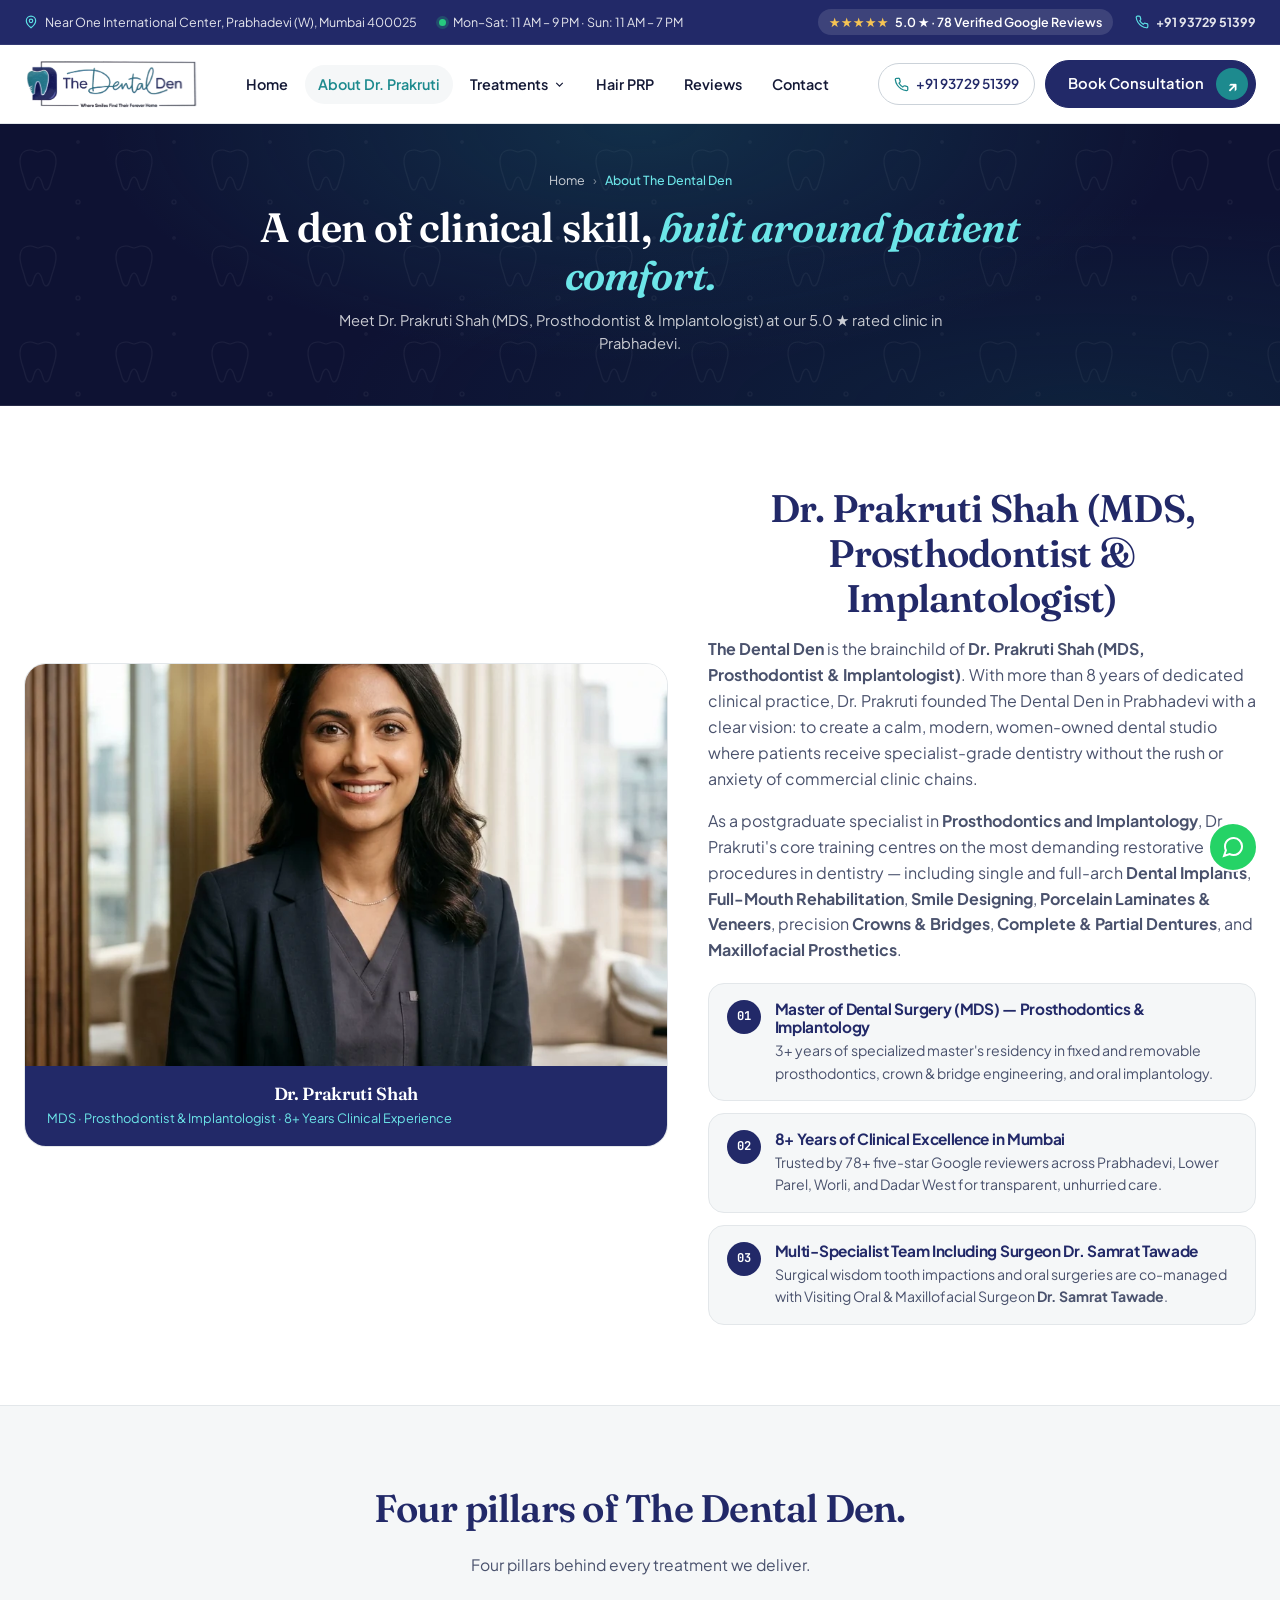
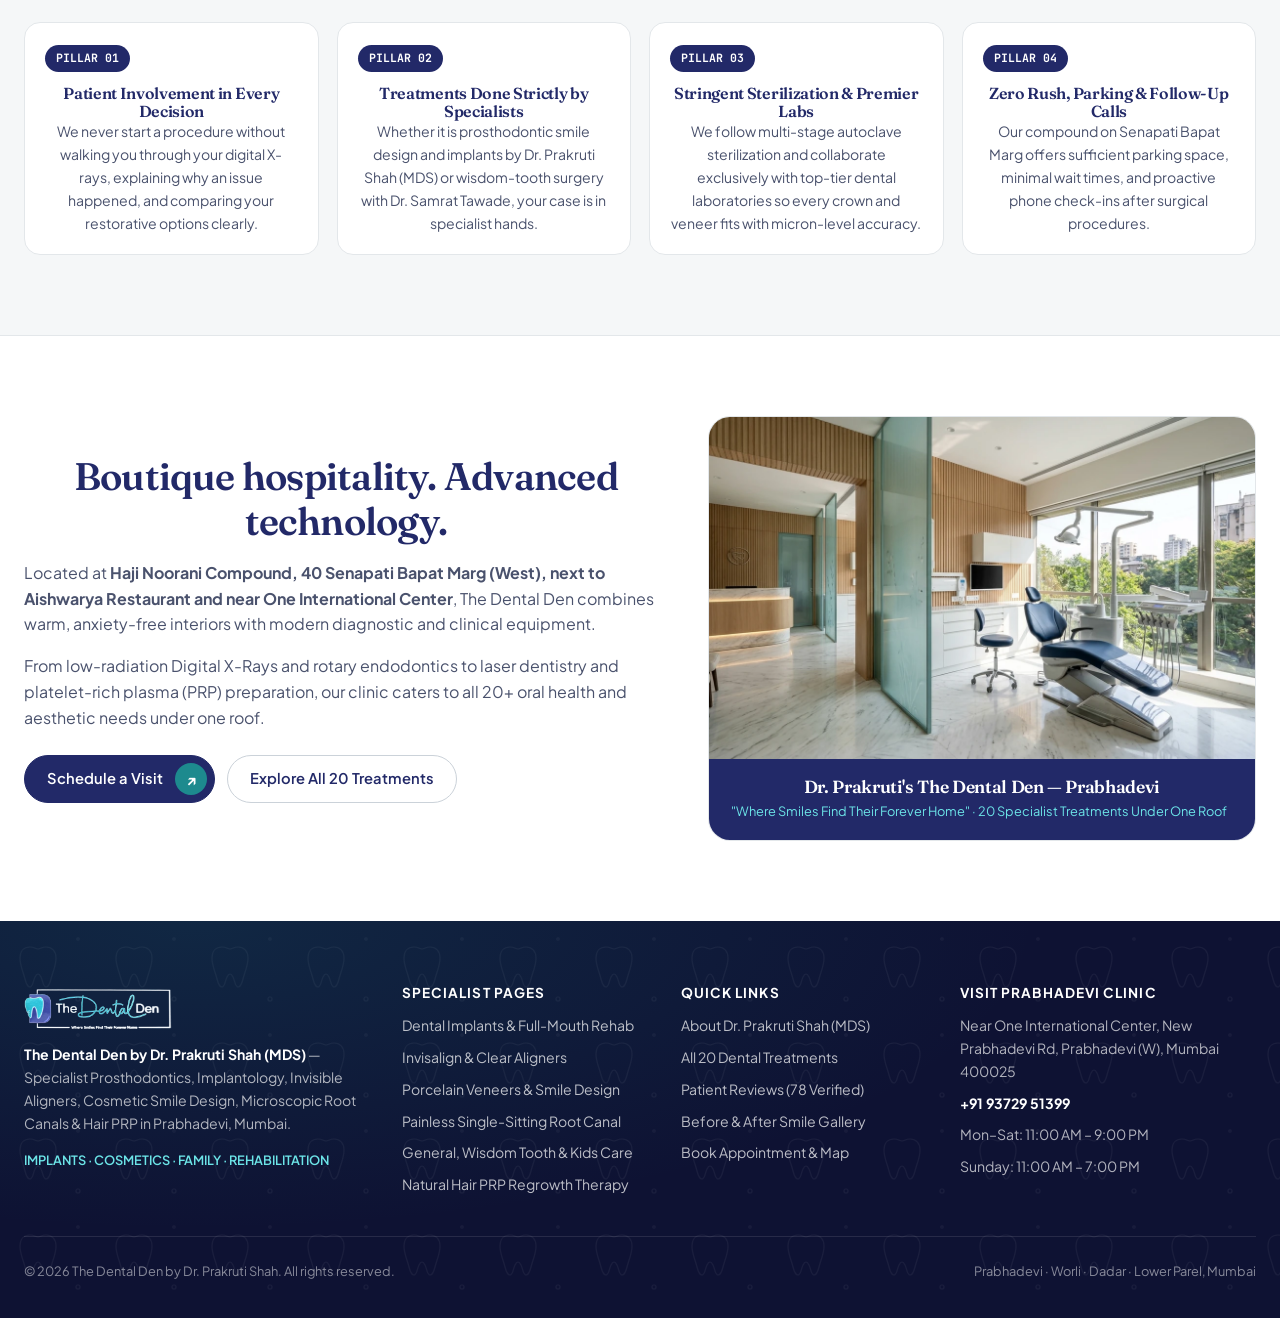
<file: about.html>
<!DOCTYPE html>
<html lang="en-IN">
<head>
  <meta charset="UTF-8">
  <meta name="viewport" content="width=device-width, initial-scale=1.0">
  <title>About Dr. Prakruti Shah (MDS Prosthodontist &amp; Implantologist) | The Dental Den, Prabhadevi</title>
  <meta name="description" content="Meet Dr. Prakruti Shah (MDS, Prosthodontist &amp; Implantologist) with 8+ years of experience at The Dental Den, Prabhadevi, Mumbai. Specialist-only care, stringent sterilization &amp; gentle treatment philosophy.">
  <link rel="canonical" href="https://thedentalden.in/about.html">
    <link rel="preconnect" href="https://fonts.googleapis.com">
  <link rel="preconnect" href="https://fonts.gstatic.com" crossorigin>
  <link href="https://fonts.googleapis.com/css2?family=Fraunces:ital,opsz,wght@0,9..144,500;0,9..144,600;0,9..144,700;1,9..144,400;1,9..144,600&family=JetBrains+Mono:wght@500;600&family=Plus+Jakarta+Sans:wght@400;500;600;700&display=swap" rel="stylesheet">
  <link rel="stylesheet" href="assets/styles.css">

  <script type="application/ld+json">
  {
    "@context": "https://schema.org",
    "@graph": [
      {
        "@type": "BreadcrumbList",
        "itemListElement": [
          { "@type": "ListItem", "position": 1, "name": "Home", "item": "https://thedentalden.in/" },
          { "@type": "ListItem", "position": 2, "name": "About Dr. Prakruti Shah & The Dental Den", "item": "https://thedentalden.in/about.html" }
        ]
      },
      {
        "@type": "Physician",
        "@id": "https://thedentalden.in/#doctor",
        "name": "Dr. Prakruti Shah",
        "honorificSuffix": "MDS (Prosthodontist & Implantologist)",
        "description": "Dr. Prakruti Shah (MDS, Prosthodontist & Implantologist) is the founder and lead specialist at The Dental Den in Prabhadevi, Mumbai, with 8+ years of clinical experience in Dental Implants, Smile Designing, Dentures, Crowns, Bridges, and Full-Mouth Rehabilitation.",
        "medicalSpecialty": ["Prosthodontics", "Implantology", "Cosmetic Dentistry", "Full Mouth Rehabilitation"],
        "worksFor": {
          "@type": "Dentist",
          "name": "The Dental Den by Dr. Prakruti Shah",
          "telephone": "+91-93729-51399",
          "address": {
            "@type": "PostalAddress",
            "streetAddress": "Haji Noorani Compound, 40 Senapati Bapat Marg, West, next to Aishwarya Restaurant, near One International Center, Prabhadevi",
            "addressLocality": "Mumbai",
            "addressRegion": "Maharashtra",
            "postalCode": "400013",
            "addressCountry": "IN"
          }
        }
      }
    ]
  }
  </script>
</head>
<body>

  <!-- B1. Top Utility Bar (Visible on Desktop, Hidden on Mobile < 1024px) -->
  <div class="topbar">
    <div class="container topbar-inner">
      <div class="topbar-items">
        <span class="topbar-item">
          <svg viewBox="0 0 24 24" fill="none" stroke="currentColor" stroke-width="2"><path d="M20 10c0 6-8 12-8 12s-8-6-8-12a8 8 0 0 1 16 0Z"/><circle cx="12" cy="10" r="3"/></svg>
          <span>Near One International Center, Prabhadevi (W), Mumbai 400025</span>
        </span>
        <span class="topbar-item">
          <span class="status-dot"></span>
          <span>Mon–Sat: 11 AM – 9 PM · Sun: 11 AM – 7 PM</span>
        </span>
      </div>
      <div class="topbar-items">
        <a href="reviews.html" class="rating-pill" title="Read Verified Google Reviews">
          <span class="stars">★★★★★</span>
          <span>5.0 ★ · 78 Verified Google Reviews</span>
        </a>
        <a href="tel:+919372951399" class="topbar-item">
          <svg viewBox="0 0 24 24" fill="none" stroke="currentColor" stroke-width="2"><path d="M22 16.92v3a2 2 0 0 1-2.18 2 19.79 19.79 0 0 1-8.63-3.07 19.5 19.5 0 0 1-6-6 19.79 19.79 0 0 1-3.07-8.67A2 2 0 0 1 4.11 2h3a2 2 0 0 1 2 1.72c.127.96.361 1.903.7 2.81a2 2 0 0 1-.45 2.11L8.09 9.91a16 16 0 0 0 6 6l1.27-1.27a2 2 0 0 1 2.11-.45c.907.339 1.85.573 2.81.7A2 2 0 0 1 22 16.92z"/></svg>
          <strong>+91 93729 51399</strong>
        </a>
      </div>
    </div>
  </div>

  <!-- Sticky Header -->
  <header class="site-header">
    <div class="container nav-inner">
      <a href="index.html" class="brand-logo" aria-label="The Dental Den by Dr. Prakruti Shah Home">
        <img src="assets/logo-nav-light.webp" class="logo-for-light" alt="The Dental Den — Where Smiles Find Their Forever Home">
      </a>

      <nav class="nav-links" aria-label="Primary Navigation">
        <a href="index.html" class="nav-link">Home</a>
        <a href="about.html" class="nav-link active">About Dr. Prakruti</a>
        <div class="nav-item-dropdown">
          <a href="treatments.html" class="nav-link" aria-haspopup="true">
            <span>Treatments</span>
            <svg width="13" height="13" viewBox="0 0 24 24" fill="none" stroke="currentColor" stroke-width="2.2"><path d="m6 9 6 6 6-6"/></svg>
          </a>
          <div class="dropdown-menu" role="menu">
            <a href="dental-implants.html" class="dropdown-item">
              <div class="dropdown-icon"><svg viewBox="0 0 24 24" fill="none" stroke="currentColor" stroke-width="2"><path d="M12 2v20M8 6h8M9 12h6M10 18h4"/></svg></div>
              <div><strong>Dental Implants &amp; Rehab</strong><span>3D-guided implants, crowns &amp; bridges</span></div>
            </a>
            <a href="clear-aligners.html" class="dropdown-item">
              <div class="dropdown-icon"><svg viewBox="0 0 24 24" fill="none" stroke="currentColor" stroke-width="2"><rect x="3" y="8" width="18" height="8" rx="4"/></svg></div>
              <div><strong>Invisalign &amp; Clear Aligners</strong><span>Invisible braces &amp; orthodontic care</span></div>
            </a>
            <a href="cosmetic-dentistry.html" class="dropdown-item">
              <div class="dropdown-icon"><svg viewBox="0 0 24 24" fill="none" stroke="currentColor" stroke-width="2"><path d="m12 3 1.9 5.8a2 2 0 0 0 1.3 1.3L21 12l-5.8 1.9a2 2 0 0 0-1.3 1.3L12 21l-1.9-5.8a2 2 0 0 0-1.3-1.3L3 12l5.8-1.9a2 2 0 0 0 1.3-1.3Z"/></svg></div>
              <div><strong>Cosmetic &amp; Smile Design</strong><span>Porcelain veneers, laminates &amp; whitening</span></div>
            </a>
            <a href="root-canal-treatment.html" class="dropdown-item">
              <div class="dropdown-icon"><svg viewBox="0 0 24 24" fill="none" stroke="currentColor" stroke-width="2"><path d="M12 22s8-4 8-10V5l-8-3-8 3v7c0 6 8 10 8 10z"/></svg></div>
              <div><strong>Painless Root Canal (RCT)</strong><span>Single-sitting microscopic endodontics</span></div>
            </a>
            <a href="general-dentistry.html" class="dropdown-item">
              <div class="dropdown-icon"><svg viewBox="0 0 24 24" fill="none" stroke="currentColor" stroke-width="2"><circle cx="12" cy="12" r="9"/><path d="M9 12l2 2 4-4"/></svg></div>
              <div><strong>General &amp; Kids Dentistry</strong><span>Scaling, fillings, wisdom tooth &amp; kids care</span></div>
            </a>
            <a href="hair-prp.html" class="dropdown-item">
              <div class="dropdown-icon"><svg viewBox="0 0 24 24" fill="none" stroke="currentColor" stroke-width="2"><path d="M12 2.69l5.66 5.66a8 8 0 1 1-11.31 0z"/></svg></div>
              <div><strong>Hair PRP Therapy</strong><span>Natural platelet-rich plasma hair regrowth</span></div>
            </a>
          </div>
        </div>
        <a href="hair-prp.html" class="nav-link">Hair PRP</a>
        <a href="reviews.html" class="nav-link">Reviews</a>
        <a href="contact.html" class="nav-link">Contact</a>
      </nav>

      <div class="nav-actions">
        <a href="tel:+919372951399" class="nav-phone-btn">
          <svg viewBox="0 0 24 24" fill="none" stroke="currentColor" stroke-width="2"><path d="M22 16.92v3a2 2 0 0 1-2.18 2 19.79 19.79 0 0 1-8.63-3.07 19.5 19.5 0 0 1-6-6 19.79 19.79 0 0 1-3.07-8.67A2 2 0 0 1 4.11 2h3a2 2 0 0 1 2 1.72c.127.96.361 1.903.7 2.81a2 2 0 0 1-.45 2.11L8.09 9.91a16 16 0 0 0 6 6l1.27-1.27a2 2 0 0 1 2.11-.45c.907.339 1.85.573 2.81.7A2 2 0 0 1 22 16.92z"/></svg>
          <span>+91 93729 51399</span>
        </a>
        <button type="button" class="btn btn-primary" data-open-booking="true">
          <span>Book Consultation</span>
        </button>
        <button class="mobile-menu-btn" id="mobileMenuBtn" aria-label="Open navigation menu" aria-expanded="false">
          <svg viewBox="0 0 24 24" fill="none" stroke="currentColor" stroke-width="2"><line x1="3" y1="6" x2="21" y2="6"/><line x1="3" y1="12" x2="21" y2="12"/><line x1="3" y1="18" x2="21" y2="18"/></svg>
        </button>
      </div>
    </div>
  </header>

  <!-- B5. Mobile Drawer (Automatically populated & enhanced by main.js) -->
  <div class="mobile-drawer" id="mobileDrawer" aria-hidden="true">
    <div class="mobile-drawer-panel"></div>
  </div>

  <main>
    <section class="page-hero">
      <div class="wrap">
        <nav class="breadcrumb" aria-label="Breadcrumb">
          <a href="index.html">Home</a> <span>›</span> <span>About The Dental Den</span>
        </nav>
        <h1>A den of clinical skill, <span class="serif">built around patient comfort.</span></h1>
        <p class="lead">Meet Dr. Prakruti Shah (MDS, Prosthodontist &amp; Implantologist) at our 5.0 ★ rated clinic in Prabhadevi.</p>
      </div>
    </section>

    <!-- LEAD DOCTOR PROFILE -->
    <section class="blk">
      <div class="wrap doc-grid">
        <div class="doc-photo-card">
          <div class="ph">
            <!-- Editorial clinical portrait; replace with Dr. Prakruti Shah's official photograph at handover -->
            <img src="assets/doctor-portrait-editorial.webp" alt="Dr. Prakruti Shah — MDS Prosthodontist & Implantologist">
          </div>
          <div class="doc-caption">
            <h3>Dr. Prakruti Shah</h3>
            <p>MDS · Prosthodontist &amp; Implantologist · 8+ Years Clinical Experience</p>
          </div>
        </div>

        <div>
          <span class="eyebrow">Founder &amp; Lead Specialist</span>
          <h2 class="h2">Dr. Prakruti Shah <span class="serif">(MDS, Prosthodontist &amp; Implantologist)</span></h2>
          <p style="color:var(--ink-2);margin:16px 0">
            <strong>The Dental Den</strong> is the brainchild of <strong>Dr. Prakruti Shah (MDS, Prosthodontist &amp; Implantologist)</strong>. With more than 8 years of dedicated clinical practice, Dr. Prakruti founded The Dental Den in Prabhadevi with a clear vision: to create a calm, modern, women-owned dental studio where patients receive specialist-grade dentistry without the rush or anxiety of commercial clinic chains.
          </p>
          <p style="color:var(--ink-2);margin-bottom:20px">
            As a postgraduate specialist in <strong>Prosthodontics and Implantology</strong>, Dr. Prakruti's core training centres on the most demanding restorative procedures in dentistry — including single and full-arch <strong>Dental Implants</strong>, <strong>Full-Mouth Rehabilitation</strong>, <strong>Smile Designing</strong>, <strong>Porcelain Laminates &amp; Veneers</strong>, precision <strong>Crowns &amp; Bridges</strong>, <strong>Complete &amp; Partial Dentures</strong>, and <strong>Maxillofacial Prosthetics</strong>.
          </p>

          <div class="doc-creds">
            <div class="cred-row">
              <div class="cred-ico">01</div>
              <div>
                <h4>Master of Dental Surgery (MDS) — Prosthodontics &amp; Implantology</h4>
                <p>3+ years of specialized master's residency in fixed and removable prosthodontics, crown &amp; bridge engineering, and oral implantology.</p>
              </div>
            </div>
            <div class="cred-row">
              <div class="cred-ico">02</div>
              <div>
                <h4>8+ Years of Clinical Excellence in Mumbai</h4>
                <p>Trusted by 78+ five-star Google reviewers across Prabhadevi, Lower Parel, Worli, and Dadar West for transparent, unhurried care.</p>
              </div>
            </div>
            <div class="cred-row">
              <div class="cred-ico">03</div>
              <div>
                <h4>Multi-Specialist Team Including Surgeon Dr. Samrat Tawade</h4>
                <p>Surgical wisdom tooth impactions and oral surgeries are co-managed with Visiting Oral &amp; Maxillofacial Surgeon <strong>Dr. Samrat Tawade</strong>.</p>
              </div>
            </div>
          </div>
        </div>
      </div>
    </section>

    <!-- TREATMENT PHILOSOPHY & CLINIC STANDARDS -->
    <section class="blk alt">
      <div class="wrap">
        <div class="sec-head">
          <div>
            <span class="eyebrow">Our Clinical Philosophy</span>
            <h2 class="h2">Four pillars of <span class="serif">The Dental Den.</span></h2>
          </div>
          <p class="lead">Four pillars behind every treatment we deliver.</p>
        </div>

        <div class="process-steps">
          <div class="step-card">
            <span class="step-num">PILLAR 01</span>
            <h4>Patient Involvement in Every Decision</h4>
            <p>We never start a procedure without walking you through your digital X-rays, explaining why an issue happened, and comparing your restorative options clearly.</p>
          </div>
          <div class="step-card">
            <span class="step-num">PILLAR 02</span>
            <h4>Treatments Done Strictly by Specialists</h4>
            <p>Whether it is prosthodontic smile design and implants by Dr. Prakruti Shah (MDS) or wisdom-tooth surgery with Dr. Samrat Tawade, your case is in specialist hands.</p>
          </div>
          <div class="step-card">
            <span class="step-num">PILLAR 03</span>
            <h4>Stringent Sterilization &amp; Premier Labs</h4>
            <p>We follow multi-stage autoclave sterilization and collaborate exclusively with top-tier dental laboratories so every crown and veneer fits with micron-level accuracy.</p>
          </div>
          <div class="step-card">
            <span class="step-num">PILLAR 04</span>
            <h4>Zero Rush, Parking &amp; Follow-Up Calls</h4>
            <p>Our compound on Senapati Bapat Marg offers sufficient parking space, minimal wait times, and proactive phone check-ins after surgical procedures.</p>
          </div>
        </div>
      </div>
    </section>

    <!-- REAL CLINIC SIGNAGE & ATMOSPHERE -->
    <section class="blk">
      <div class="wrap doc-grid">
        <div>
          <span class="eyebrow">Inside Our Prabhadevi Studio</span>
          <h2 class="h2">Boutique hospitality. <span class="serif">Advanced technology.</span></h2>
          <p style="color:var(--ink-2);margin:16px 0">
            Located at <strong>Haji Noorani Compound, 40 Senapati Bapat Marg (West), next to Aishwarya Restaurant and near One International Center</strong>, The Dental Den combines warm, anxiety-free interiors with modern diagnostic and clinical equipment.
          </p>
          <p style="color:var(--ink-2);margin-bottom:24px">
            From low-radiation Digital X-Rays and rotary endodontics to laser dentistry and platelet-rich plasma (PRP) preparation, our clinic caters to all 20+ oral health and aesthetic needs under one roof.
          </p>
          <div class="hero-ctas">
            <a class="btn btn-primary" href="contact.html"><span>Schedule a Visit</span></a>
            <a class="btn btn-outline" href="treatments.html">Explore All 20 Treatments</a>
          </div>
        </div>

        <div class="doc-photo-card">
          <div class="ph">
            <img loading="lazy" src="assets/clinic-suite-v3.webp" alt="The Dental Den Clinic Door Signage showing Dr. Prakruti's 20 Treatments Available in Prabhadevi">
          </div>
          <div class="doc-caption">
            <h3>Dr. Prakruti's The Dental Den — Prabhadevi</h3>
            <p>"Where Smiles Find Their Forever Home" · 20 Specialist Treatments Under One Roof</p>
          </div>
        </div>
      </div>
    </section>
  </main>

  <!-- Footer -->
  <footer class="site-footer">
    <div class="container">
      <div class="footer-grid">
        <div class="footer-col">
          <a href="index.html" class="brand-logo" style="margin-bottom:14px;">
            <img src="assets/logo-nav-dark.webp" alt="The Dental Den Logo" style="height:44px;width:auto;">
          </a>
          <p style="font-size:0.88rem;line-height:1.65;margin-bottom:14px;">
            <strong>The Dental Den by Dr. Prakruti Shah (MDS)</strong> — Specialist Prosthodontics, Implantology, Invisible Aligners, Cosmetic Smile Design, Microscopic Root Canals &amp; Hair PRP in Prabhadevi, Mumbai.
          </p>
          <p style="font-size:0.8rem;color:var(--teal);font-weight:600;">
            IMPLANTS · COSMETICS · FAMILY · REHABILITATION
          </p>
        </div>

        <div class="footer-col">
          <h4>Specialist Pages</h4>
          <div class="footer-links">
            <a href="dental-implants.html">Dental Implants &amp; Full-Mouth Rehab</a>
            <a href="clear-aligners.html">Invisalign &amp; Clear Aligners</a>
            <a href="cosmetic-dentistry.html">Porcelain Veneers &amp; Smile Design</a>
            <a href="root-canal-treatment.html">Painless Single-Sitting Root Canal</a>
            <a href="general-dentistry.html">General, Wisdom Tooth &amp; Kids Care</a>
            <a href="hair-prp.html">Natural Hair PRP Regrowth Therapy</a>
          </div>
        </div>

        <div class="footer-col">
          <h4>Quick Links</h4>
          <div class="footer-links">
            <a href="about.html">About Dr. Prakruti Shah (MDS)</a>
            <a href="treatments.html">All 20 Dental Treatments</a>
            <a href="reviews.html">Patient Reviews (78 Verified)</a>
            <a href="#smile-results">Before &amp; After Smile Gallery</a>
            <a href="contact.html">Book Appointment &amp; Map</a>
          </div>
        </div>

        <div class="footer-col">
          <h4>Visit Prabhadevi Clinic</h4>
          <div class="footer-links">
            <span>Near One International Center, New Prabhadevi Rd, Prabhadevi (W), Mumbai 400025</span>
            <a href="tel:+919372951399" style="font-weight:700;color:#FFFFFF;">+91 93729 51399</a>
            <span>Mon–Sat: 11:00 AM – 9:00 PM</span>
            <span>Sunday: 11:00 AM – 7:00 PM</span>
          </div>
        </div>
      </div>

      <div class="footer-bottom">
        <span>© 2026 The Dental Den by Dr. Prakruti Shah. All rights reserved.</span>
        <span>Prabhadevi · Worli · Dadar · Lower Parel, Mumbai</span>
      </div>
    </div>
  </footer>

  <!-- B2. Floating Rounded Mobile Bottom Dock (Option 3) -->
  <nav class="mobile-bottom-bar" aria-label="Quick Mobile Actions">
    <a href="tel:+919372951399" class="mob-tab">
      <svg viewBox="0 0 24 24" fill="none" stroke="currentColor" stroke-width="2"><path d="M22 16.92v3a2 2 0 0 1-2.18 2 19.79 19.79 0 0 1-8.63-3.07 19.5 19.5 0 0 1-6-6 19.79 19.79 0 0 1-3.07-8.67A2 2 0 0 1 4.11 2h3a2 2 0 0 1 2 1.72c.127.96.361 1.903.7 2.81a2 2 0 0 1-.45 2.11L8.09 9.91a16 16 0 0 0 6 6l1.27-1.27a2 2 0 0 1 2.11-.45c.907.339 1.85.573 2.81.7A2 2 0 0 1 22 16.92z"/></svg>
      <span>Call</span>
    </a>
    <a href="https://wa.me/919372951399?text=Hi%20Dr.%20Prakruti%2C%20I%20would%20like%20to%20book%20an%20appointment%20at%20The%20Dental%20Den." target="_blank" rel="noopener" class="mob-tab">
      <svg viewBox="0 0 24 24" fill="none" stroke="currentColor" stroke-width="2"><path d="M21 11.5a8.38 8.38 0 0 1-.9 3.8 8.5 8.5 0 0 1-7.6 4.7 8.38 8.38 0 0 1-3.8-.9L3 21l1.9-5.7a8.38 8.38 0 0 1-.9-3.8 8.5 8.5 0 0 1 4.7-7.6 8.38 8.38 0 0 1 3.8-.9h.5a8.48 8.48 0 0 1 8 8v.5z"/></svg>
      <span>WhatsApp</span>
    </a>
    <a href="https://maps.app.goo.gl/qgpQpd8vG98as5N77" target="_blank" rel="noopener" class="mob-tab">
      <svg viewBox="0 0 24 24" fill="none" stroke="currentColor" stroke-width="2"><path d="M20 10c0 6-8 12-8 12s-8-6-8-12a8 8 0 0 1 16 0Z"/><circle cx="12" cy="10" r="3"/></svg>
      <span>Map</span>
    </a>
    <a href="#contact" class="mob-tab primary" data-open-booking="true">
      <svg viewBox="0 0 24 24" fill="none" stroke="currentColor" stroke-width="2"><rect x="3" y="4" width="18" height="18" rx="2"/><path d="M16 2v4M8 2v4M3 10h18"/></svg>
      <span>Book Visit</span>
    </a>
  </nav>

  <script src="assets/main.js"></script>
</body>
</html>
</file>
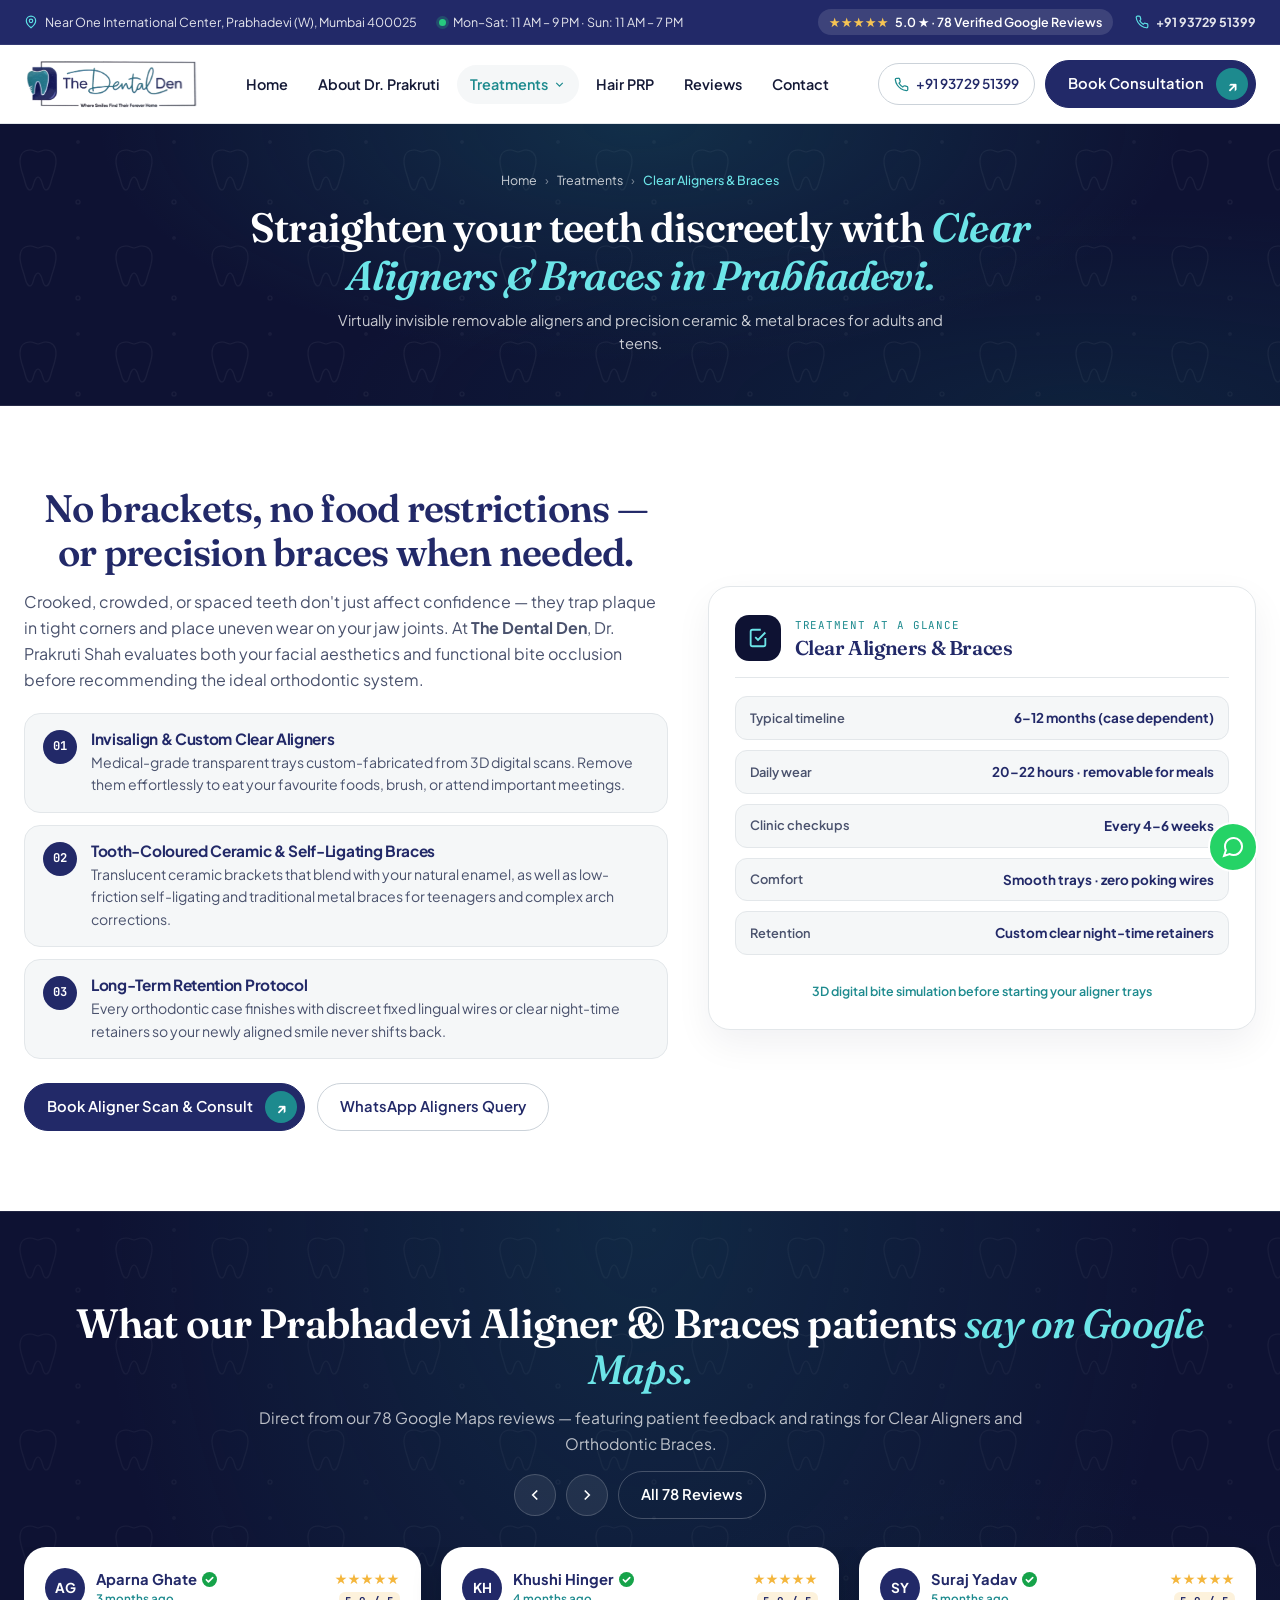
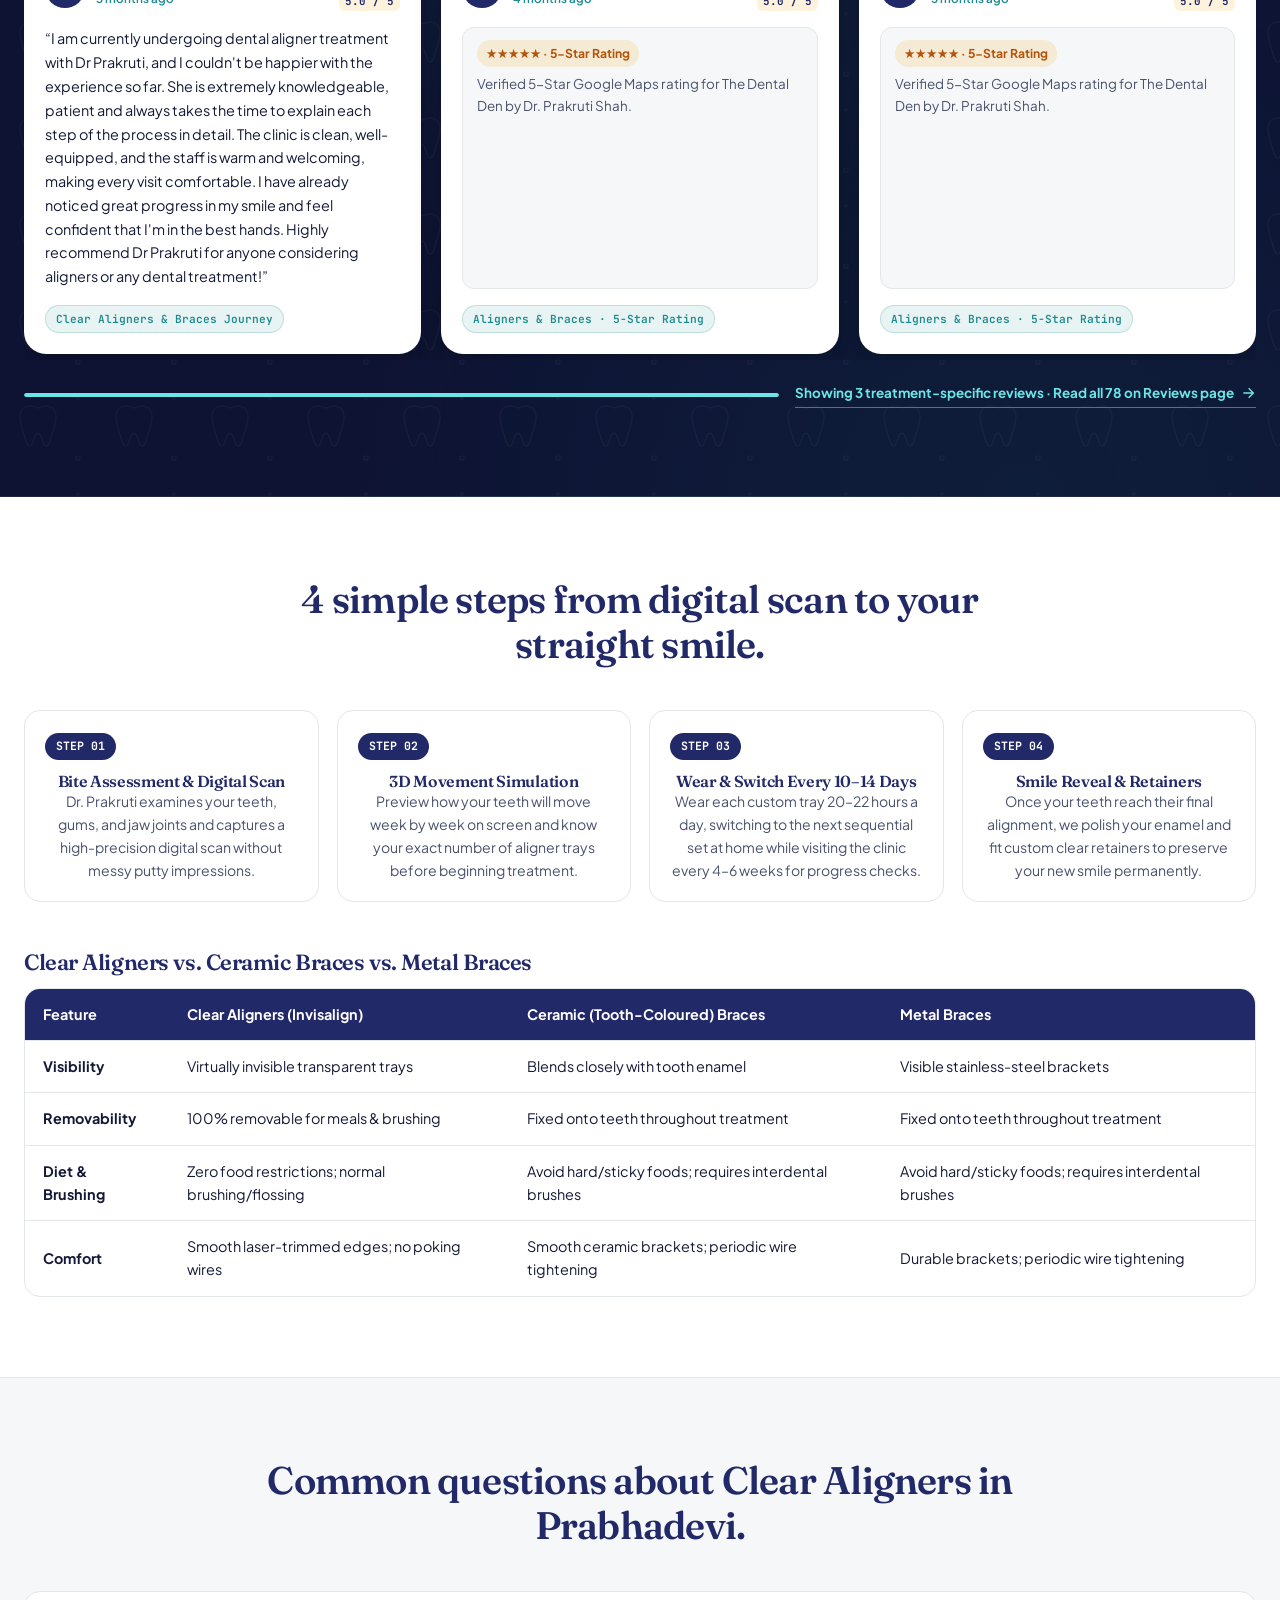
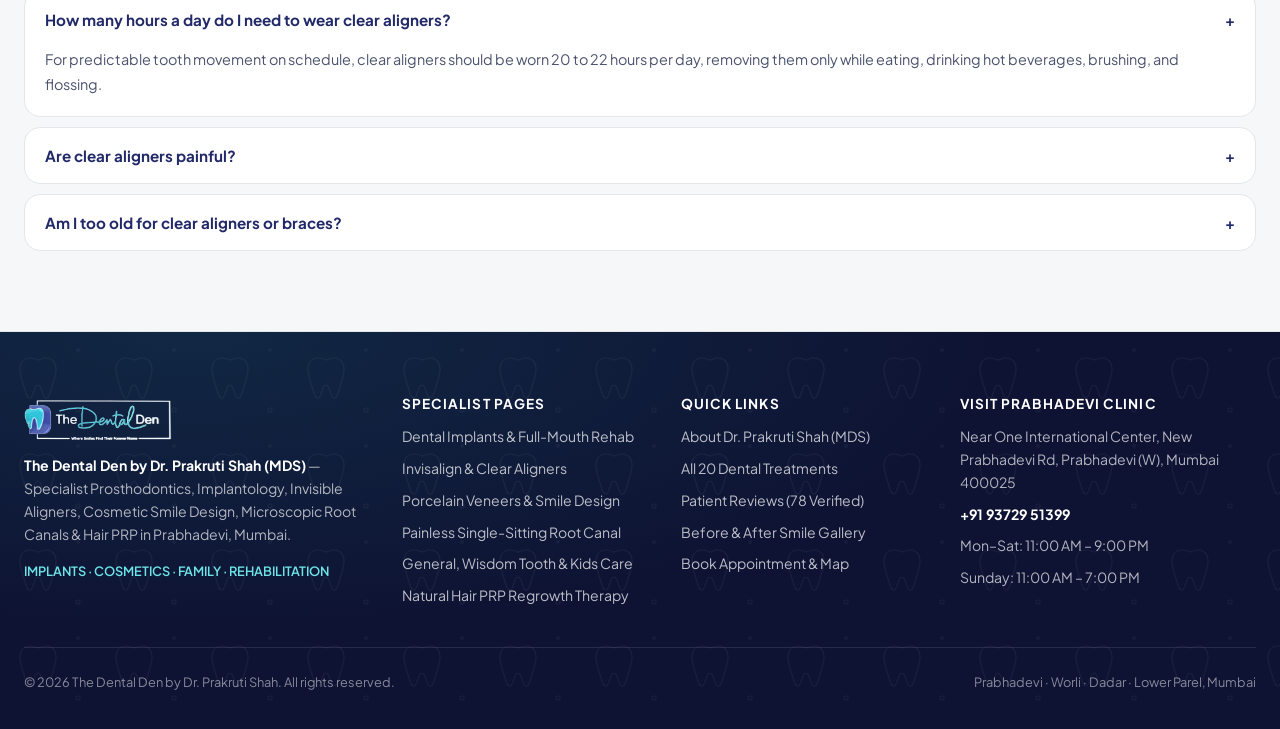
<file: clear-aligners.html>
<!DOCTYPE html>
<html lang="en-IN">
<head>
  <meta charset="UTF-8">
  <meta name="viewport" content="width=device-width, initial-scale=1.0">
  <title>Invisalign, Clear Aligners &amp; Braces in Prabhadevi, Mumbai | The Dental Den by Dr. Prakruti Shah</title>
  <meta name="description" content="Straighten crooked or spaced teeth discreetly with Invisalign, Clear Aligners, Ceramic &amp; Metal Braces at The Dental Den, Prabhadevi, Mumbai. 3D digital smile simulation &amp; personalized care by Dr. Prakruti Shah.">
  <link rel="canonical" href="https://thedentalden.in/clear-aligners.html">
    <link rel="preconnect" href="https://fonts.googleapis.com">
  <link rel="preconnect" href="https://fonts.gstatic.com" crossorigin>
  <link href="https://fonts.googleapis.com/css2?family=Fraunces:ital,opsz,wght@0,9..144,500;0,9..144,600;0,9..144,700;1,9..144,400;1,9..144,600&family=JetBrains+Mono:wght@500;600&family=Plus+Jakarta+Sans:wght@400;500;600;700&display=swap" rel="stylesheet">
  <link rel="stylesheet" href="assets/styles.css">

  <script type="application/ld+json">
  {
    "@context": "https://schema.org",
    "@graph": [
      {
        "@type": "BreadcrumbList",
        "itemListElement": [
          { "@type": "ListItem", "position": 1, "name": "Home", "item": "https://thedentalden.in/" },
          { "@type": "ListItem", "position": 2, "name": "Treatments", "item": "https://thedentalden.in/treatments.html" },
          { "@type": "ListItem", "position": 3, "name": "Invisalign, Clear Aligners & Braces", "item": "https://thedentalden.in/clear-aligners.html" }
        ]
      },
      {
        "@type": "MedicalProcedure",
        "name": "Invisalign, Clear Aligners & Orthodontic Braces",
        "procedureType": "https://schema.org/TherapeuticProcedure",
        "bodyLocation": "Teeth & Dental Arch",
        "description": "Orthodontic teeth straightening using removable transparent clear aligners (Invisalign), tooth-coloured ceramic braces, and precision metal braces at The Dental Den, Prabhadevi, Mumbai."
      },
      {
        "@type": "FAQPage",
        "mainEntity": [
          {
            "@type": "Question",
            "name": "How many hours a day do I need to wear clear aligners?",
            "acceptedAnswer": {
              "@type": "Answer",
              "text": "For predictable tooth movement on schedule, clear aligners should be worn 20 to 22 hours per day, removing them only while eating, drinking hot beverages, brushing, and flossing."
            }
          },
          {
            "@type": "Question",
            "name": "Are clear aligners suitable for working professionals in Prabhadevi & Lower Parel?",
            "acceptedAnswer": {
              "@type": "Answer",
              "text": "Yes! Because clear aligners are virtually invisible, removable for client lunches or presentations, and require fewer in-clinic adjustment visits than wired braces, they are the #1 choice for corporate professionals around One International Center and Lower Parel."
            }
          },
          {
            "@type": "Question",
            "name": "Do you also offer ceramic and metal braces for teenagers and complex bite cases?",
            "acceptedAnswer": {
              "@type": "Answer",
              "text": "Yes. Both Aligners and Braces are core treatments at The Dental Den. We offer tooth-coloured ceramic braces, self-ligating braces, and conventional metal braces depending on your clinical requirement and budget."
            }
          }
        ]
      }
    ]
  }
  </script>
</head>
<body>

  <!-- B1. Top Utility Bar (Visible on Desktop, Hidden on Mobile < 1024px) -->
  <div class="topbar">
    <div class="container topbar-inner">
      <div class="topbar-items">
        <span class="topbar-item">
          <svg viewBox="0 0 24 24" fill="none" stroke="currentColor" stroke-width="2"><path d="M20 10c0 6-8 12-8 12s-8-6-8-12a8 8 0 0 1 16 0Z"/><circle cx="12" cy="10" r="3"/></svg>
          <span>Near One International Center, Prabhadevi (W), Mumbai 400025</span>
        </span>
        <span class="topbar-item">
          <span class="status-dot"></span>
          <span>Mon–Sat: 11 AM – 9 PM · Sun: 11 AM – 7 PM</span>
        </span>
      </div>
      <div class="topbar-items">
        <a href="reviews.html" class="rating-pill" title="Read Verified Google Reviews">
          <span class="stars">★★★★★</span>
          <span>5.0 ★ · 78 Verified Google Reviews</span>
        </a>
        <a href="tel:+919372951399" class="topbar-item">
          <svg viewBox="0 0 24 24" fill="none" stroke="currentColor" stroke-width="2"><path d="M22 16.92v3a2 2 0 0 1-2.18 2 19.79 19.79 0 0 1-8.63-3.07 19.5 19.5 0 0 1-6-6 19.79 19.79 0 0 1-3.07-8.67A2 2 0 0 1 4.11 2h3a2 2 0 0 1 2 1.72c.127.96.361 1.903.7 2.81a2 2 0 0 1-.45 2.11L8.09 9.91a16 16 0 0 0 6 6l1.27-1.27a2 2 0 0 1 2.11-.45c.907.339 1.85.573 2.81.7A2 2 0 0 1 22 16.92z"/></svg>
          <strong>+91 93729 51399</strong>
        </a>
      </div>
    </div>
  </div>

  <!-- Sticky Header -->
  <header class="site-header">
    <div class="container nav-inner">
      <a href="index.html" class="brand-logo" aria-label="The Dental Den by Dr. Prakruti Shah Home">
        <img src="assets/logo-nav-light.webp" class="logo-for-light" alt="The Dental Den — Where Smiles Find Their Forever Home">
      </a>

      <nav class="nav-links" aria-label="Primary Navigation">
        <a href="index.html" class="nav-link">Home</a>
        <a href="about.html" class="nav-link">About Dr. Prakruti</a>
        <div class="nav-item-dropdown">
          <a href="treatments.html" class="nav-link active" aria-haspopup="true">
            <span>Treatments</span>
            <svg width="13" height="13" viewBox="0 0 24 24" fill="none" stroke="currentColor" stroke-width="2.2"><path d="m6 9 6 6 6-6"/></svg>
          </a>
          <div class="dropdown-menu" role="menu">
            <a href="dental-implants.html" class="dropdown-item">
              <div class="dropdown-icon"><svg viewBox="0 0 24 24" fill="none" stroke="currentColor" stroke-width="2"><path d="M12 2v20M8 6h8M9 12h6M10 18h4"/></svg></div>
              <div><strong>Dental Implants &amp; Rehab</strong><span>3D-guided implants, crowns &amp; bridges</span></div>
            </a>
            <a href="clear-aligners.html" class="dropdown-item">
              <div class="dropdown-icon"><svg viewBox="0 0 24 24" fill="none" stroke="currentColor" stroke-width="2"><rect x="3" y="8" width="18" height="8" rx="4"/></svg></div>
              <div><strong>Invisalign &amp; Clear Aligners</strong><span>Invisible braces &amp; orthodontic care</span></div>
            </a>
            <a href="cosmetic-dentistry.html" class="dropdown-item">
              <div class="dropdown-icon"><svg viewBox="0 0 24 24" fill="none" stroke="currentColor" stroke-width="2"><path d="m12 3 1.9 5.8a2 2 0 0 0 1.3 1.3L21 12l-5.8 1.9a2 2 0 0 0-1.3 1.3L12 21l-1.9-5.8a2 2 0 0 0-1.3-1.3L3 12l5.8-1.9a2 2 0 0 0 1.3-1.3Z"/></svg></div>
              <div><strong>Cosmetic &amp; Smile Design</strong><span>Porcelain veneers, laminates &amp; whitening</span></div>
            </a>
            <a href="root-canal-treatment.html" class="dropdown-item">
              <div class="dropdown-icon"><svg viewBox="0 0 24 24" fill="none" stroke="currentColor" stroke-width="2"><path d="M12 22s8-4 8-10V5l-8-3-8 3v7c0 6 8 10 8 10z"/></svg></div>
              <div><strong>Painless Root Canal (RCT)</strong><span>Single-sitting microscopic endodontics</span></div>
            </a>
            <a href="general-dentistry.html" class="dropdown-item">
              <div class="dropdown-icon"><svg viewBox="0 0 24 24" fill="none" stroke="currentColor" stroke-width="2"><circle cx="12" cy="12" r="9"/><path d="M9 12l2 2 4-4"/></svg></div>
              <div><strong>General &amp; Kids Dentistry</strong><span>Scaling, fillings, wisdom tooth &amp; kids care</span></div>
            </a>
            <a href="hair-prp.html" class="dropdown-item">
              <div class="dropdown-icon"><svg viewBox="0 0 24 24" fill="none" stroke="currentColor" stroke-width="2"><path d="M12 2.69l5.66 5.66a8 8 0 1 1-11.31 0z"/></svg></div>
              <div><strong>Hair PRP Therapy</strong><span>Natural platelet-rich plasma hair regrowth</span></div>
            </a>
          </div>
        </div>
        <a href="hair-prp.html" class="nav-link">Hair PRP</a>
        <a href="reviews.html" class="nav-link">Reviews</a>
        <a href="contact.html" class="nav-link">Contact</a>
      </nav>

      <div class="nav-actions">
        <a href="tel:+919372951399" class="nav-phone-btn">
          <svg viewBox="0 0 24 24" fill="none" stroke="currentColor" stroke-width="2"><path d="M22 16.92v3a2 2 0 0 1-2.18 2 19.79 19.79 0 0 1-8.63-3.07 19.5 19.5 0 0 1-6-6 19.79 19.79 0 0 1-3.07-8.67A2 2 0 0 1 4.11 2h3a2 2 0 0 1 2 1.72c.127.96.361 1.903.7 2.81a2 2 0 0 1-.45 2.11L8.09 9.91a16 16 0 0 0 6 6l1.27-1.27a2 2 0 0 1 2.11-.45c.907.339 1.85.573 2.81.7A2 2 0 0 1 22 16.92z"/></svg>
          <span>+91 93729 51399</span>
        </a>
        <button type="button" class="btn btn-primary" data-open-booking="true">
          <span>Book Consultation</span>
        </button>
        <button class="mobile-menu-btn" id="mobileMenuBtn" aria-label="Open navigation menu" aria-expanded="false">
          <svg viewBox="0 0 24 24" fill="none" stroke="currentColor" stroke-width="2"><line x1="3" y1="6" x2="21" y2="6"/><line x1="3" y1="12" x2="21" y2="12"/><line x1="3" y1="18" x2="21" y2="18"/></svg>
        </button>
      </div>
    </div>
  </header>

  <!-- B5. Mobile Drawer (Automatically populated & enhanced by main.js) -->
  <div class="mobile-drawer" id="mobileDrawer" aria-hidden="true">
    <div class="mobile-drawer-panel"></div>
  </div>

  <main>
    <section class="page-hero">
      <div class="wrap">
        <nav class="breadcrumb" aria-label="Breadcrumb">
          <a href="index.html">Home</a> <span>›</span> <a href="treatments.html">Treatments</a> <span>›</span> <span>Clear Aligners &amp; Braces</span>
        </nav>
        <h1>Straighten your teeth discreetly with <span class="serif">Clear Aligners &amp; Braces in Prabhadevi.</span></h1>
        <p class="lead">Virtually invisible removable aligners and precision ceramic &amp; metal braces for adults and teens.</p>
      </div>
    </section>

    <!-- ALIGNERS + BRACES OVERVIEW -->
    <section class="blk">
      <div class="wrap doc-grid">
        <div>
          <span class="eyebrow">Invisible &amp; Fixed Orthodontics</span>
          <h2 class="h2">No brackets, no food restrictions — <span class="serif">or precision braces when needed.</span></h2>
          <p style="color:var(--ink-2);margin:14px 0">
            Crooked, crowded, or spaced teeth don't just affect confidence — they trap plaque in tight corners and place uneven wear on your jaw joints. At <strong>The Dental Den</strong>, Dr. Prakruti Shah evaluates both your facial aesthetics and functional bite occlusion before recommending the ideal orthodontic system.
          </p>
          <div class="doc-creds">
            <div class="cred-row">
              <div class="cred-ico">01</div>
              <div>
                <h4>Invisalign &amp; Custom Clear Aligners</h4>
                <p>Medical-grade transparent trays custom-fabricated from 3D digital scans. Remove them effortlessly to eat your favourite foods, brush, or attend important meetings.</p>
              </div>
            </div>
            <div class="cred-row" id="braces">
              <div class="cred-ico">02</div>
              <div>
                <h4>Tooth-Coloured Ceramic &amp; Self-Ligating Braces</h4>
                <p>Translucent ceramic brackets that blend with your natural enamel, as well as low-friction self-ligating and traditional metal braces for teenagers and complex arch corrections.</p>
              </div>
            </div>
            <div class="cred-row">
              <div class="cred-ico">03</div>
              <div>
                <h4>Long-Term Retention Protocol</h4>
                <p>Every orthodontic case finishes with discreet fixed lingual wires or clear night-time retainers so your newly aligned smile never shifts back.</p>
              </div>
            </div>
          </div>
          <div class="hero-ctas" style="margin-top:24px">
            <a class="btn btn-primary" href="contact.html"><span>Book Aligner Scan &amp; Consult</span></a>
            <a class="btn btn-wa" href="https://wa.me/919372951399?text=Hello%20Dr.%20Prakruti%2C%20I%20would%20like%20to%20enquire%20about%20Clear%20Aligners%20%2F%20Braces%20at%20The%20Dental%20Den." target="_blank" rel="noopener">WhatsApp Aligners Query</a>
          </div>
        </div>

        <aside class="glance-card" aria-label="Clear Aligners at a glance">
          <div class="glance-head">
            <span class="glance-icon" aria-hidden="true"><svg viewBox="0 0 24 24" fill="none" stroke="currentColor" stroke-width="2"><path d="M9 11l3 3 8-8"/><path d="M20 12v7a2 2 0 0 1-2 2H6a2 2 0 0 1-2-2V5a2 2 0 0 1 2-2h9"/></svg></span>
            <div><small>Treatment at a glance</small><h3>Clear Aligners &amp; Braces</h3></div>
          </div>
          <dl class="glance-list">
            <div><dt>Typical timeline</dt><dd>6–12 months (case dependent)</dd></div>
            <div><dt>Daily wear</dt><dd>20–22 hours · removable for meals</dd></div>
            <div><dt>Clinic checkups</dt><dd>Every 4–6 weeks</dd></div>
            <div><dt>Comfort</dt><dd>Smooth trays · zero poking wires</dd></div>
            <div><dt>Retention</dt><dd>Custom clear night-time retainers</dd></div>
          </dl>
          <p class="glance-foot">3D digital bite simulation before starting your aligner trays</p>
        </aside>
      </div>
    </section>

            <!-- Treatment-Specific Verified Google Reviews Carousel (Homepage Layout: 3 Desktop / 1+Peek Mobile) -->
    <section class="section section-dark treatment-reviews-sec" id="reviews">
      <div class="container">
        <div class="section-header-split reveal">
          <div>
            <span class="eyebrow">Verified Clear Aligners & Braces Reviews · 3 Patients</span>
            <h2 class="section-title">What our Prabhadevi Aligner &amp; Braces patients <em>say on Google Maps.</em></h2>
            <p class="section-sub">Direct from our 78 Google Maps reviews — featuring patient feedback and ratings for Clear Aligners and Orthodontic Braces.</p>
          </div>
          <div class="reviews-controls">
            <button type="button" class="carousel-btn" id="reviewsPrevBtn" data-carousel-prev aria-label="Previous review">
              <svg viewBox="0 0 24 24" fill="none" stroke="currentColor" stroke-width="2.2"><path d="m15 18-6-6 6-6"/></svg>
            </button>
            <button type="button" class="carousel-btn" id="reviewsNextBtn" data-carousel-next aria-label="Next review">
              <svg viewBox="0 0 24 24" fill="none" stroke="currentColor" stroke-width="2.2"><path d="m9 18 6-6-6-6"/></svg>
            </button>
            <a href="reviews.html" class="btn btn-ghost">
              <span>All 78 Reviews</span>
            </a>
          </div>
        </div>

        <div class="reviews-carousel-track" id="reviewsCarouselTrack">
          <article class="review-card" data-review-id="41" data-categories="aligners" data-stars="5">
            <div class="review-head">
              <div class="reviewer-meta">
                <div class="reviewer-avatar">AG</div>
                <div>
                  <div class="reviewer-name"><span class="reviewer-name-text">Aparna Ghate</span></div>
                  <div class="reviewer-badge"><span class="rev-time-pill">3 months ago</span></div>
                </div>
              </div>
              <div class="review-rating-col" aria-label="5 out of 5 stars">
                <div class="review-stars">★★★★★</div>
                <span class="review-star-num">5.0 / 5</span>
              </div>
            </div>
            <p class="review-quote">“I am currently undergoing dental aligner treatment with Dr Prakruti, and I couldn&#x27;t be happier with the experience so far. She is extremely knowledgeable, patient and always takes the time to explain each step of the process in detail. The clinic is clean, well-equipped, and the staff is warm and welcoming, making every visit comfortable. I have already noticed great progress in my smile and feel confident that I&#x27;m in the best hands. Highly recommend Dr Prakruti for anyone considering aligners or any dental treatment!”</p>
            <span class="review-tag">Clear Aligners &amp; Braces Journey</span>
          </article>

          <article class="review-card" data-review-id="56" data-categories="aligners star-only" data-stars="5">
            <div class="review-head">
              <div class="reviewer-meta">
                <div class="reviewer-avatar">KH</div>
                <div>
                  <div class="reviewer-name"><span class="reviewer-name-text">Khushi Hinger</span></div>
                  <div class="reviewer-badge"><span class="rev-time-pill">4 months ago</span></div>
                </div>
              </div>
              <div class="review-rating-col" aria-label="5 out of 5 stars">
                <div class="review-stars">★★★★★</div>
                <span class="review-star-num">5.0 / 5</span>
              </div>
            </div>
            <div class="review-quote review-star-only-box">
              <span class="star-only-pill">★★★★★ · 5-Star Rating</span>
              <p>Verified 5-Star Google Maps rating for The Dental Den by Dr. Prakruti Shah.</p>
            </div>
            <span class="review-tag">Aligners &amp; Braces · 5-Star Rating</span>
          </article>

          <article class="review-card" data-review-id="57" data-categories="aligners star-only" data-stars="5">
            <div class="review-head">
              <div class="reviewer-meta">
                <div class="reviewer-avatar">SY</div>
                <div>
                  <div class="reviewer-name"><span class="reviewer-name-text">Suraj Yadav</span></div>
                  <div class="reviewer-badge"><span class="rev-time-pill">5 months ago</span></div>
                </div>
              </div>
              <div class="review-rating-col" aria-label="5 out of 5 stars">
                <div class="review-stars">★★★★★</div>
                <span class="review-star-num">5.0 / 5</span>
              </div>
            </div>
            <div class="review-quote review-star-only-box">
              <span class="star-only-pill">★★★★★ · 5-Star Rating</span>
              <p>Verified 5-Star Google Maps rating for The Dental Den by Dr. Prakruti Shah.</p>
            </div>
            <span class="review-tag">Aligners &amp; Braces · 5-Star Rating</span>
          </article>
        </div>

        <div class="carousel-progress-wrap">
          <div class="carousel-progress-bar" aria-hidden="true">
            <div class="carousel-progress-fill" id="reviewsProgressFill"></div>
          </div>
          <a href="reviews.html" class="link-editorial">
            <span>Showing 3 treatment-specific reviews · Read all 78 on Reviews page</span>
            <svg viewBox="0 0 24 24" fill="none" stroke="currentColor" stroke-width="2"><path d="M5 12h14M13 5l7 7-7 7"/></svg>
          </a>
        </div>
      </div>
    </section>

    <!-- PROCESS + COMPARISON TABLE -->
    <section class="blk">
      <div class="wrap">
        <div class="sec-head">
          <div>
            <span class="eyebrow">How Clear Aligners Work</span>
            <h2 class="h2">4 simple steps from digital scan <span class="serif">to your straight smile.</span></h2>
          </div>
        </div>

        <div class="process-steps">
          <div class="step-card">
            <span class="step-num">STEP 01</span>
            <h4>Bite Assessment &amp; Digital Scan</h4>
            <p>Dr. Prakruti examines your teeth, gums, and jaw joints and captures a high-precision digital scan without messy putty impressions.</p>
          </div>
          <div class="step-card">
            <span class="step-num">STEP 02</span>
            <h4>3D Movement Simulation</h4>
            <p>Preview how your teeth will move week by week on screen and know your exact number of aligner trays before beginning treatment.</p>
          </div>
          <div class="step-card">
            <span class="step-num">STEP 03</span>
            <h4>Wear &amp; Switch Every 10–14 Days</h4>
            <p>Wear each custom tray 20–22 hours a day, switching to the next sequential set at home while visiting the clinic every 4–6 weeks for progress checks.</p>
          </div>
          <div class="step-card">
            <span class="step-num">STEP 04</span>
            <h4>Smile Reveal &amp; Retainers</h4>
            <p>Once your teeth reach their final alignment, we polish your enamel and fit custom clear retainers to preserve your new smile permanently.</p>
          </div>
        </div>

        <h3 style="font-size:22px;margin:48px 0 12px">Clear Aligners vs. Ceramic Braces vs. Metal Braces</h3>
        <div class="compare-table-wrap">
          <table class="compare-table">
            <thead>
              <tr>
                <th>Feature</th>
                <th>Clear Aligners (Invisalign)</th>
                <th>Ceramic (Tooth-Coloured) Braces</th>
                <th>Metal Braces</th>
              </tr>
            </thead>
            <tbody>
              <tr>
                <td><strong>Visibility</strong></td>
                <td>Virtually invisible transparent trays</td>
                <td>Blends closely with tooth enamel</td>
                <td>Visible stainless-steel brackets</td>
              </tr>
              <tr>
                <td><strong>Removability</strong></td>
                <td>100% removable for meals &amp; brushing</td>
                <td>Fixed onto teeth throughout treatment</td>
                <td>Fixed onto teeth throughout treatment</td>
              </tr>
              <tr>
                <td><strong>Diet &amp; Brushing</strong></td>
                <td>Zero food restrictions; normal brushing/flossing</td>
                <td>Avoid hard/sticky foods; requires interdental brushes</td>
                <td>Avoid hard/sticky foods; requires interdental brushes</td>
              </tr>
              <tr>
                <td><strong>Comfort</strong></td>
                <td>Smooth laser-trimmed edges; no poking wires</td>
                <td>Smooth ceramic brackets; periodic wire tightening</td>
                <td>Durable brackets; periodic wire tightening</td>
              </tr>
            </tbody>
          </table>
        </div>
      </div>
    </section>

    <!-- FAQs -->
    <section class="blk alt">
      <div class="wrap">
        <div class="sec-head">
          <div>
            <span class="eyebrow">Aligner &amp; Braces FAQs</span>
            <h2 class="h2">Common questions about <span class="serif">Clear Aligners in Prabhadevi.</span></h2>
          </div>
        </div>

        <div class="faq-list">
          <div class="faq-item open">
            <button class="faq-q">How many hours a day do I need to wear clear aligners? <span class="plus">+</span></button>
            <div class="faq-a">For predictable tooth movement on schedule, clear aligners should be worn 20 to 22 hours per day, removing them only while eating, drinking hot beverages, brushing, and flossing.</div>
          </div>
          <div class="faq-item">
            <button class="faq-q">Are clear aligners painful? <span class="plus">+</span></button>
            <div class="faq-a">No. Unlike wire braces that can poke the cheeks, clear aligners apply gentle, controlled micro-forces. You may feel mild snugness for the first 24–48 hours when switching to a new tray, which is a sign the aligner is gently moving your teeth.</div>
          </div>
          <div class="faq-item">
            <button class="faq-q">Am I too old for clear aligners or braces? <span class="plus">+</span></button>
            <div class="faq-a">Never! As long as your gums and supporting bone are healthy, teeth can be moved safely at age 15 or age 55. Many of our aligner patients are working professionals in their 20s, 30s, and 40s.</div>
          </div>
        </div>
      </div>
    </section>
  </main>

  <!-- Footer -->
  <footer class="site-footer">
    <div class="container">
      <div class="footer-grid">
        <div class="footer-col">
          <a href="index.html" class="brand-logo" style="margin-bottom:14px;">
            <img src="assets/logo-nav-dark.webp" alt="The Dental Den Logo" style="height:44px;width:auto;">
          </a>
          <p style="font-size:0.88rem;line-height:1.65;margin-bottom:14px;">
            <strong>The Dental Den by Dr. Prakruti Shah (MDS)</strong> — Specialist Prosthodontics, Implantology, Invisible Aligners, Cosmetic Smile Design, Microscopic Root Canals &amp; Hair PRP in Prabhadevi, Mumbai.
          </p>
          <p style="font-size:0.8rem;color:var(--teal);font-weight:600;">
            IMPLANTS · COSMETICS · FAMILY · REHABILITATION
          </p>
        </div>

        <div class="footer-col">
          <h4>Specialist Pages</h4>
          <div class="footer-links">
            <a href="dental-implants.html">Dental Implants &amp; Full-Mouth Rehab</a>
            <a href="clear-aligners.html">Invisalign &amp; Clear Aligners</a>
            <a href="cosmetic-dentistry.html">Porcelain Veneers &amp; Smile Design</a>
            <a href="root-canal-treatment.html">Painless Single-Sitting Root Canal</a>
            <a href="general-dentistry.html">General, Wisdom Tooth &amp; Kids Care</a>
            <a href="hair-prp.html">Natural Hair PRP Regrowth Therapy</a>
          </div>
        </div>

        <div class="footer-col">
          <h4>Quick Links</h4>
          <div class="footer-links">
            <a href="about.html">About Dr. Prakruti Shah (MDS)</a>
            <a href="treatments.html">All 20 Dental Treatments</a>
            <a href="reviews.html">Patient Reviews (78 Verified)</a>
            <a href="#smile-results">Before &amp; After Smile Gallery</a>
            <a href="contact.html">Book Appointment &amp; Map</a>
          </div>
        </div>

        <div class="footer-col">
          <h4>Visit Prabhadevi Clinic</h4>
          <div class="footer-links">
            <span>Near One International Center, New Prabhadevi Rd, Prabhadevi (W), Mumbai 400025</span>
            <a href="tel:+919372951399" style="font-weight:700;color:#FFFFFF;">+91 93729 51399</a>
            <span>Mon–Sat: 11:00 AM – 9:00 PM</span>
            <span>Sunday: 11:00 AM – 7:00 PM</span>
          </div>
        </div>
      </div>

      <div class="footer-bottom">
        <span>© 2026 The Dental Den by Dr. Prakruti Shah. All rights reserved.</span>
        <span>Prabhadevi · Worli · Dadar · Lower Parel, Mumbai</span>
      </div>
    </div>
  </footer>

  <!-- B2. Floating Rounded Mobile Bottom Dock (Option 3) -->
  <nav class="mobile-bottom-bar" aria-label="Quick Mobile Actions">
    <a href="tel:+919372951399" class="mob-tab">
      <svg viewBox="0 0 24 24" fill="none" stroke="currentColor" stroke-width="2"><path d="M22 16.92v3a2 2 0 0 1-2.18 2 19.79 19.79 0 0 1-8.63-3.07 19.5 19.5 0 0 1-6-6 19.79 19.79 0 0 1-3.07-8.67A2 2 0 0 1 4.11 2h3a2 2 0 0 1 2 1.72c.127.96.361 1.903.7 2.81a2 2 0 0 1-.45 2.11L8.09 9.91a16 16 0 0 0 6 6l1.27-1.27a2 2 0 0 1 2.11-.45c.907.339 1.85.573 2.81.7A2 2 0 0 1 22 16.92z"/></svg>
      <span>Call</span>
    </a>
    <a href="https://wa.me/919372951399?text=Hi%20Dr.%20Prakruti%2C%20I%20would%20like%20to%20book%20an%20appointment%20at%20The%20Dental%20Den." target="_blank" rel="noopener" class="mob-tab">
      <svg viewBox="0 0 24 24" fill="none" stroke="currentColor" stroke-width="2"><path d="M21 11.5a8.38 8.38 0 0 1-.9 3.8 8.5 8.5 0 0 1-7.6 4.7 8.38 8.38 0 0 1-3.8-.9L3 21l1.9-5.7a8.38 8.38 0 0 1-.9-3.8 8.5 8.5 0 0 1 4.7-7.6 8.38 8.38 0 0 1 3.8-.9h.5a8.48 8.48 0 0 1 8 8v.5z"/></svg>
      <span>WhatsApp</span>
    </a>
    <a href="https://maps.app.goo.gl/qgpQpd8vG98as5N77" target="_blank" rel="noopener" class="mob-tab">
      <svg viewBox="0 0 24 24" fill="none" stroke="currentColor" stroke-width="2"><path d="M20 10c0 6-8 12-8 12s-8-6-8-12a8 8 0 0 1 16 0Z"/><circle cx="12" cy="10" r="3"/></svg>
      <span>Map</span>
    </a>
    <a href="#contact" class="mob-tab primary" data-open-booking="true">
      <svg viewBox="0 0 24 24" fill="none" stroke="currentColor" stroke-width="2"><rect x="3" y="4" width="18" height="18" rx="2"/><path d="M16 2v4M8 2v4M3 10h18"/></svg>
      <span>Book Visit</span>
    </a>
  </nav>

  <script src="assets/main.js"></script>
</body>
</html>
</file>
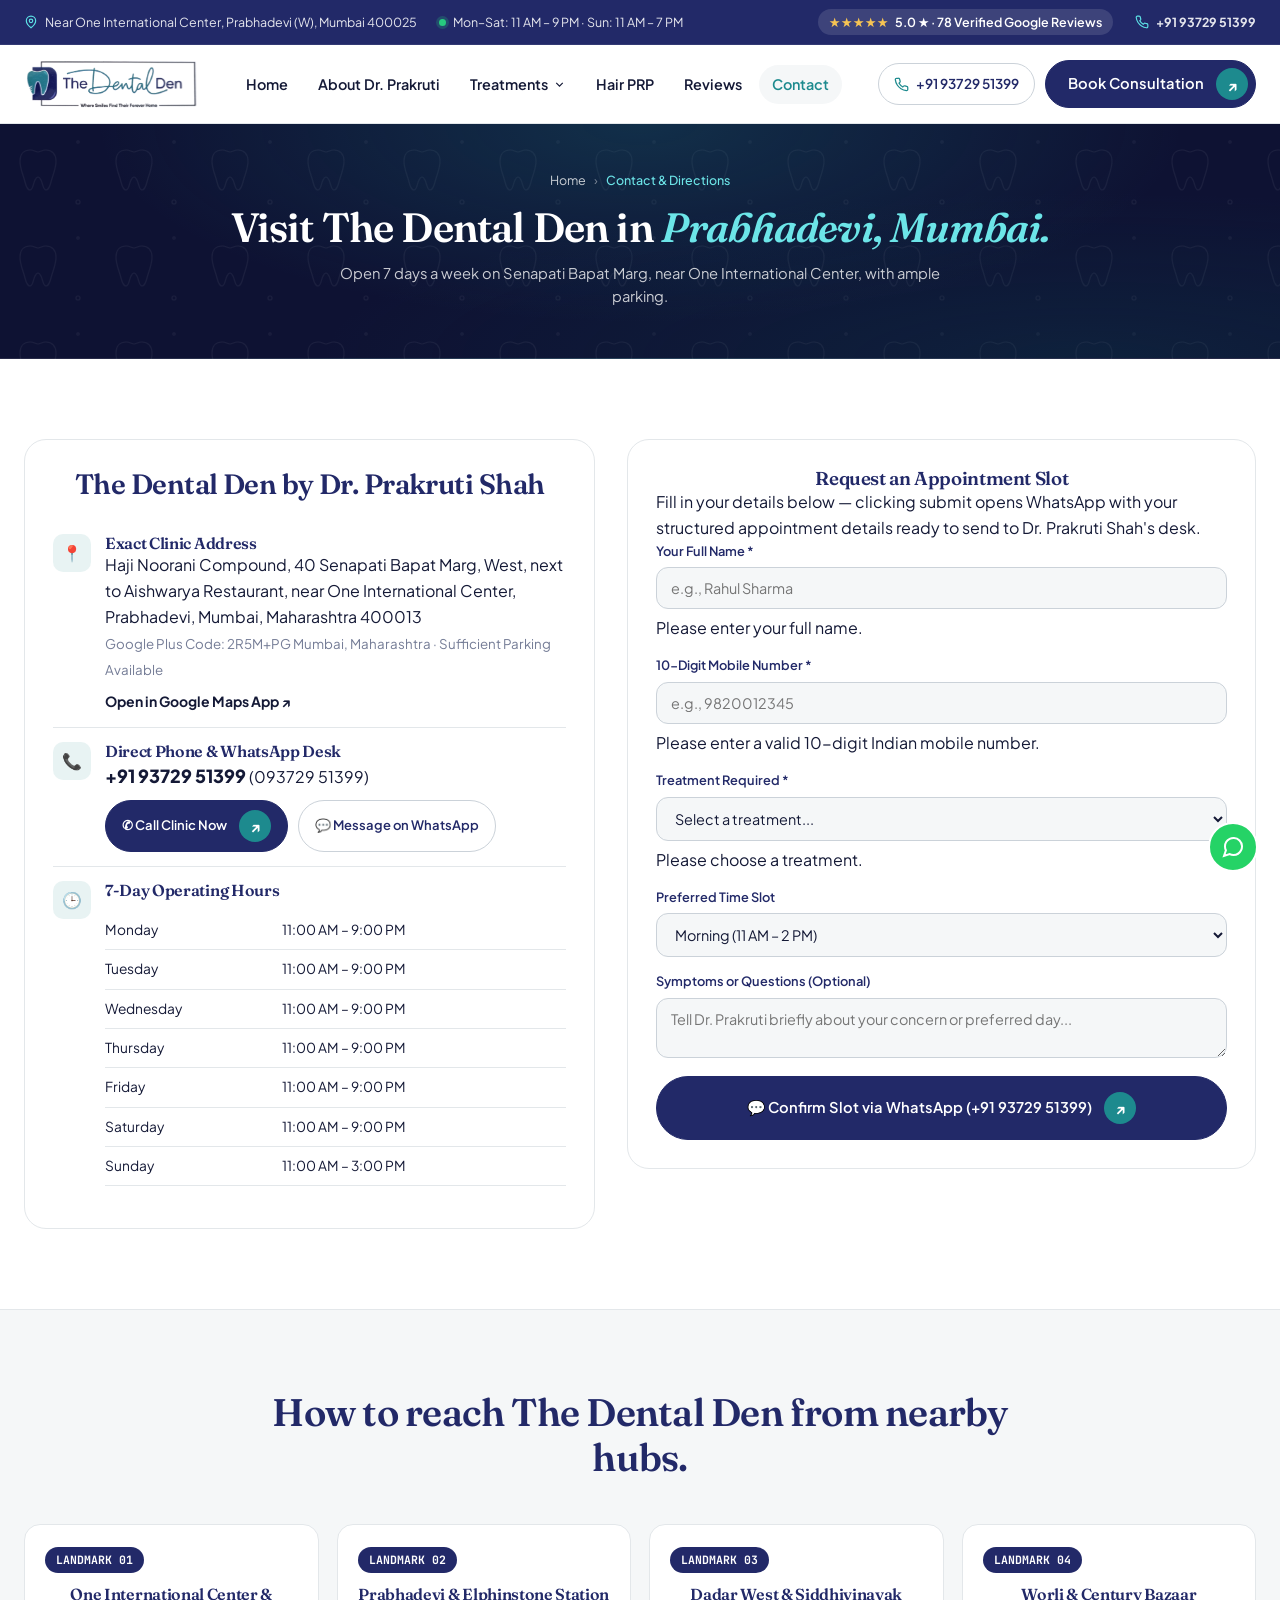
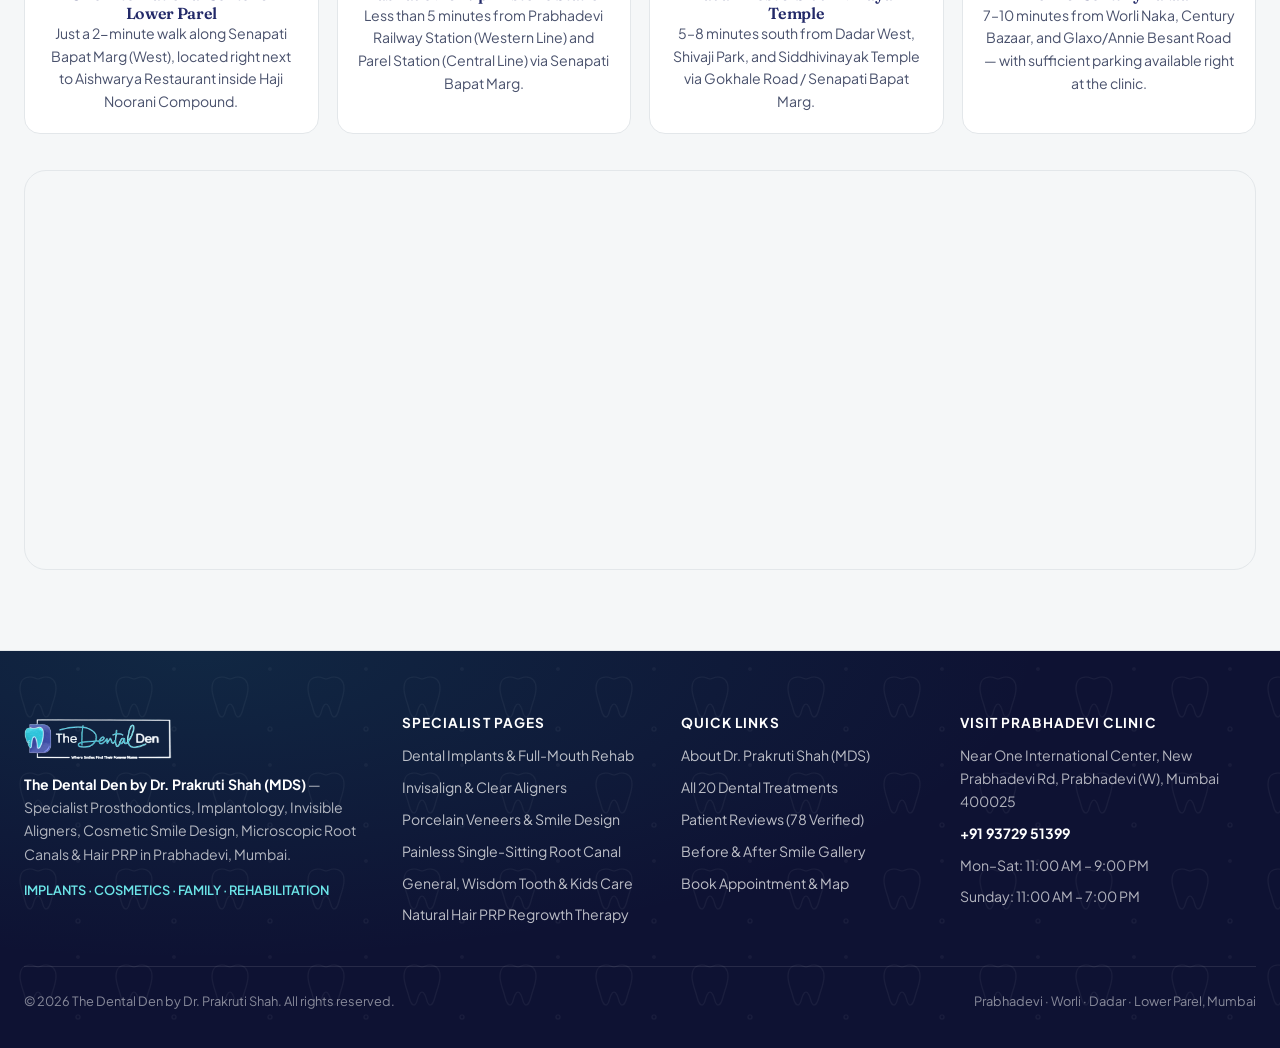
<file: contact.html>
<!DOCTYPE html>
<html lang="en-IN">
<head>
  <meta charset="UTF-8">
  <meta name="viewport" content="width=device-width, initial-scale=1.0">
  <title>Contact &amp; Book Appointment | The Dental Den by Dr. Prakruti Shah, Prabhadevi, Mumbai</title>
  <meta name="description" content="Book an appointment with Dr. Prakruti Shah (MDS, Prosthodontist &amp; Implantologist) at The Dental Den, Haji Noorani Compound, 40 Senapati Bapat Marg, Next to Aishwarya Restaurant, Near One International Center, Prabhadevi, Mumbai 400013. Call/WhatsApp +91 93729 51399.">
  <link rel="canonical" href="https://thedentalden.in/contact.html">
    <link rel="preconnect" href="https://fonts.googleapis.com">
  <link rel="preconnect" href="https://fonts.gstatic.com" crossorigin>
  <link href="https://fonts.googleapis.com/css2?family=Fraunces:ital,opsz,wght@0,9..144,500;0,9..144,600;0,9..144,700;1,9..144,400;1,9..144,600&family=JetBrains+Mono:wght@500;600&family=Plus+Jakarta+Sans:wght@400;500;600;700&display=swap" rel="stylesheet">
  <link rel="stylesheet" href="assets/styles.css">

  <script type="application/ld+json">
  {
    "@context": "https://schema.org",
    "@graph": [
      {
        "@type": "BreadcrumbList",
        "itemListElement": [
          { "@type": "ListItem", "position": 1, "name": "Home", "item": "https://thedentalden.in/" },
          { "@type": "ListItem", "position": 2, "name": "Contact & Book Appointment", "item": "https://thedentalden.in/contact.html" }
        ]
      },
      {
        "@type": ["Dentist", "MedicalBusiness", "LocalBusiness"],
        "@id": "https://thedentalden.in/#clinic",
        "name": "The Dental Den by Dr. Prakruti Shah",
        "telephone": "+91-93729-51399",
        "address": {
          "@type": "PostalAddress",
          "streetAddress": "Haji Noorani Compound, 40 Senapati Bapat Marg, West, next to Aishwarya Restaurant, near One International Center, Prabhadevi",
          "addressLocality": "Mumbai",
          "addressRegion": "Maharashtra",
          "postalCode": "400013",
          "addressCountry": "IN"
        },
        "geo": {
          "@type": "GeoCoordinates",
          "latitude": 19.0092914,
          "longitude": 72.8337966
        },
        "hasMap": "https://maps.app.goo.gl/qgpQpd8vG98as5N77",
        "openingHoursSpecification": [
          {
            "@type": "OpeningHoursSpecification",
            "dayOfWeek": ["Monday", "Tuesday", "Wednesday", "Thursday", "Friday", "Saturday"],
            "opens": "11:00",
            "closes": "21:00"
          },
          {
            "@type": "OpeningHoursSpecification",
            "dayOfWeek": ["Sunday"],
            "opens": "11:00",
            "closes": "15:00"
          }
        ]
      }
    ]
  }
  </script>
</head>
<body>

  <!-- B1. Top Utility Bar (Visible on Desktop, Hidden on Mobile < 1024px) -->
  <div class="topbar">
    <div class="container topbar-inner">
      <div class="topbar-items">
        <span class="topbar-item">
          <svg viewBox="0 0 24 24" fill="none" stroke="currentColor" stroke-width="2"><path d="M20 10c0 6-8 12-8 12s-8-6-8-12a8 8 0 0 1 16 0Z"/><circle cx="12" cy="10" r="3"/></svg>
          <span>Near One International Center, Prabhadevi (W), Mumbai 400025</span>
        </span>
        <span class="topbar-item">
          <span class="status-dot"></span>
          <span>Mon–Sat: 11 AM – 9 PM · Sun: 11 AM – 7 PM</span>
        </span>
      </div>
      <div class="topbar-items">
        <a href="reviews.html" class="rating-pill" title="Read Verified Google Reviews">
          <span class="stars">★★★★★</span>
          <span>5.0 ★ · 78 Verified Google Reviews</span>
        </a>
        <a href="tel:+919372951399" class="topbar-item">
          <svg viewBox="0 0 24 24" fill="none" stroke="currentColor" stroke-width="2"><path d="M22 16.92v3a2 2 0 0 1-2.18 2 19.79 19.79 0 0 1-8.63-3.07 19.5 19.5 0 0 1-6-6 19.79 19.79 0 0 1-3.07-8.67A2 2 0 0 1 4.11 2h3a2 2 0 0 1 2 1.72c.127.96.361 1.903.7 2.81a2 2 0 0 1-.45 2.11L8.09 9.91a16 16 0 0 0 6 6l1.27-1.27a2 2 0 0 1 2.11-.45c.907.339 1.85.573 2.81.7A2 2 0 0 1 22 16.92z"/></svg>
          <strong>+91 93729 51399</strong>
        </a>
      </div>
    </div>
  </div>

  <!-- Sticky Header -->
  <header class="site-header">
    <div class="container nav-inner">
      <a href="index.html" class="brand-logo" aria-label="The Dental Den by Dr. Prakruti Shah Home">
        <img src="assets/logo-nav-light.webp" class="logo-for-light" alt="The Dental Den — Where Smiles Find Their Forever Home">
      </a>

      <nav class="nav-links" aria-label="Primary Navigation">
        <a href="index.html" class="nav-link">Home</a>
        <a href="about.html" class="nav-link">About Dr. Prakruti</a>
        <div class="nav-item-dropdown">
          <a href="treatments.html" class="nav-link" aria-haspopup="true">
            <span>Treatments</span>
            <svg width="13" height="13" viewBox="0 0 24 24" fill="none" stroke="currentColor" stroke-width="2.2"><path d="m6 9 6 6 6-6"/></svg>
          </a>
          <div class="dropdown-menu" role="menu">
            <a href="dental-implants.html" class="dropdown-item">
              <div class="dropdown-icon"><svg viewBox="0 0 24 24" fill="none" stroke="currentColor" stroke-width="2"><path d="M12 2v20M8 6h8M9 12h6M10 18h4"/></svg></div>
              <div><strong>Dental Implants &amp; Rehab</strong><span>3D-guided implants, crowns &amp; bridges</span></div>
            </a>
            <a href="clear-aligners.html" class="dropdown-item">
              <div class="dropdown-icon"><svg viewBox="0 0 24 24" fill="none" stroke="currentColor" stroke-width="2"><rect x="3" y="8" width="18" height="8" rx="4"/></svg></div>
              <div><strong>Invisalign &amp; Clear Aligners</strong><span>Invisible braces &amp; orthodontic care</span></div>
            </a>
            <a href="cosmetic-dentistry.html" class="dropdown-item">
              <div class="dropdown-icon"><svg viewBox="0 0 24 24" fill="none" stroke="currentColor" stroke-width="2"><path d="m12 3 1.9 5.8a2 2 0 0 0 1.3 1.3L21 12l-5.8 1.9a2 2 0 0 0-1.3 1.3L12 21l-1.9-5.8a2 2 0 0 0-1.3-1.3L3 12l5.8-1.9a2 2 0 0 0 1.3-1.3Z"/></svg></div>
              <div><strong>Cosmetic &amp; Smile Design</strong><span>Porcelain veneers, laminates &amp; whitening</span></div>
            </a>
            <a href="root-canal-treatment.html" class="dropdown-item">
              <div class="dropdown-icon"><svg viewBox="0 0 24 24" fill="none" stroke="currentColor" stroke-width="2"><path d="M12 22s8-4 8-10V5l-8-3-8 3v7c0 6 8 10 8 10z"/></svg></div>
              <div><strong>Painless Root Canal (RCT)</strong><span>Single-sitting microscopic endodontics</span></div>
            </a>
            <a href="general-dentistry.html" class="dropdown-item">
              <div class="dropdown-icon"><svg viewBox="0 0 24 24" fill="none" stroke="currentColor" stroke-width="2"><circle cx="12" cy="12" r="9"/><path d="M9 12l2 2 4-4"/></svg></div>
              <div><strong>General &amp; Kids Dentistry</strong><span>Scaling, fillings, wisdom tooth &amp; kids care</span></div>
            </a>
            <a href="hair-prp.html" class="dropdown-item">
              <div class="dropdown-icon"><svg viewBox="0 0 24 24" fill="none" stroke="currentColor" stroke-width="2"><path d="M12 2.69l5.66 5.66a8 8 0 1 1-11.31 0z"/></svg></div>
              <div><strong>Hair PRP Therapy</strong><span>Natural platelet-rich plasma hair regrowth</span></div>
            </a>
          </div>
        </div>
        <a href="hair-prp.html" class="nav-link">Hair PRP</a>
        <a href="reviews.html" class="nav-link">Reviews</a>
        <a href="contact.html" class="nav-link active">Contact</a>
      </nav>

      <div class="nav-actions">
        <a href="tel:+919372951399" class="nav-phone-btn">
          <svg viewBox="0 0 24 24" fill="none" stroke="currentColor" stroke-width="2"><path d="M22 16.92v3a2 2 0 0 1-2.18 2 19.79 19.79 0 0 1-8.63-3.07 19.5 19.5 0 0 1-6-6 19.79 19.79 0 0 1-3.07-8.67A2 2 0 0 1 4.11 2h3a2 2 0 0 1 2 1.72c.127.96.361 1.903.7 2.81a2 2 0 0 1-.45 2.11L8.09 9.91a16 16 0 0 0 6 6l1.27-1.27a2 2 0 0 1 2.11-.45c.907.339 1.85.573 2.81.7A2 2 0 0 1 22 16.92z"/></svg>
          <span>+91 93729 51399</span>
        </a>
        <button type="button" class="btn btn-primary" data-open-booking="true">
          <span>Book Consultation</span>
        </button>
        <button class="mobile-menu-btn" id="mobileMenuBtn" aria-label="Open navigation menu" aria-expanded="false">
          <svg viewBox="0 0 24 24" fill="none" stroke="currentColor" stroke-width="2"><line x1="3" y1="6" x2="21" y2="6"/><line x1="3" y1="12" x2="21" y2="12"/><line x1="3" y1="18" x2="21" y2="18"/></svg>
        </button>
      </div>
    </div>
  </header>

  <!-- B5. Mobile Drawer (Automatically populated & enhanced by main.js) -->
  <div class="mobile-drawer" id="mobileDrawer" aria-hidden="true">
    <div class="mobile-drawer-panel"></div>
  </div>

  <main>
    <section class="page-hero">
      <div class="wrap">
        <nav class="breadcrumb" aria-label="Breadcrumb">
          <a href="index.html">Home</a> <span>›</span> <span>Contact &amp; Directions</span>
        </nav>
        <h1>Visit The Dental Den in <span class="serif">Prabhadevi, Mumbai.</span></h1>
        <p class="lead">Open 7 days a week on Senapati Bapat Marg, near One International Center, with ample parking.</p>
      </div>
    </section>

    <!-- MAIN BOOKING + LOCATION SECTION -->
    <section class="blk">
      <div class="wrap contact-grid">
        <div class="info-card">
          <span class="eyebrow">Clinic Address &amp; Hours</span>
          <h2 class="h2" style="font-size:28px;margin-bottom:20px">The Dental Den by Dr. Prakruti Shah</h2>

          <div class="info-row">
            <div class="info-ico">📍</div>
            <div>
              <h4>Exact Clinic Address</h4>
              <p>Haji Noorani Compound, 40 Senapati Bapat Marg, West, next to Aishwarya Restaurant, near One International Center, Prabhadevi, Mumbai, Maharashtra 400013<br>
              <small style="color:var(--ink-3)">Google Plus Code: 2R5M+PG Mumbai, Maharashtra · Sufficient Parking Available</small></p>
              <a href="https://maps.app.goo.gl/qgpQpd8vG98as5N77" target="_blank" rel="noopener" style="display:inline-flex;align-items:center;gap:6px;margin-top:8px;color:var(--brand-teal);font-weight:700;font-size:14px">Open in Google Maps App ↗</a>
            </div>
          </div>

          <div class="info-row">
            <div class="info-ico">📞</div>
            <div>
              <h4>Direct Phone &amp; WhatsApp Desk</h4>
              <p><a href="tel:+919372951399" style="font-size:18px;font-weight:800;color:var(--brand-teal)">+91 93729 51399</a> (093729 51399)</p>
              <div style="display:flex;flex-wrap:wrap;gap:10px;margin-top:10px">
                <a class="btn btn-primary" href="tel:+919372951399" style="padding:9px 16px;font-size:13px">✆ Call Clinic Now</a>
                <a class="btn btn-wa" href="https://wa.me/919372951399?text=Hello%20Dr.%20Prakruti%20%2F%20The%20Dental%20Den%2C%20I%20would%20like%20to%20book%20an%20appointment." target="_blank" rel="noopener" style="padding:9px 16px;font-size:13px">💬 Message on WhatsApp</a>
              </div>
            </div>
          </div>

          <div class="info-row">
            <div class="info-ico">🕒</div>
            <div style="width:100%">
              <h4>7-Day Operating Hours</h4>
              <table class="hours-table">
                <tbody>
                  <tr><td>Monday</td><td>11:00 AM – 9:00 PM</td></tr>
                  <tr><td>Tuesday</td><td>11:00 AM – 9:00 PM</td></tr>
                  <tr><td>Wednesday</td><td>11:00 AM – 9:00 PM</td></tr>
                  <tr><td>Thursday</td><td>11:00 AM – 9:00 PM</td></tr>
                  <tr><td>Friday</td><td>11:00 AM – 9:00 PM</td></tr>
                  <tr><td>Saturday</td><td>11:00 AM – 9:00 PM</td></tr>
                  <tr><td>Sunday</td><td>11:00 AM – 3:00 PM</td></tr>
                </tbody>
              </table>
            </div>
          </div>
        </div>

        <div class="form-card">
          <h3>Request an Appointment Slot</h3>
          <p class="sub">Fill in your details below — clicking submit opens WhatsApp with your structured appointment details ready to send to Dr. Prakruti Shah's desk.</p>
          <form id="bookingForm" novalidate>
            <div class="form-row">
              <div class="field">
                <label for="fName">Your Full Name *</label>
                <input type="text" id="fName" placeholder="e.g., Rahul Sharma" required>
                <span class="err-msg">Please enter your full name.</span>
              </div>
              <div class="field">
                <label for="fPhone">10-Digit Mobile Number *</label>
                <input type="tel" id="fPhone" placeholder="e.g., 9820012345" required>
                <span class="err-msg">Please enter a valid 10-digit Indian mobile number.</span>
              </div>
            </div>

            <div class="form-row">
              <div class="field">
                <label for="fService">Treatment Required *</label>
                <select id="fService" required>
                  <option value="">Select a treatment...</option>
                  <option value="Dental Implants / Missing Tooth">Dental Implants / Missing Tooth</option>
                  <option value="Invisalign / Clear Aligners / Braces">Invisalign / Clear Aligners / Braces</option>
                  <option value="Smile Designing / Veneers / Whitening">Smile Designing / Veneers / Whitening</option>
                  <option value="Root Canal / Toothache Relief">Root Canal / Toothache Relief</option>
                  <option value="Wisdom Tooth Extraction">Wisdom Tooth Extraction</option>
                  <option value="Crowns, Bridges or Dentures">Crowns, Bridges or Dentures</option>
                  <option value="Full Mouth Rehabilitation">Full Mouth Rehabilitation</option>
                  <option value="Hair PRP Therapy">Hair PRP Regrowth Therapy</option>
                  <option value="Routine Scaling, Cleaning & Checkup">Routine Scaling, Cleaning &amp; Checkup</option>
                  <option value="Paediatric / Child Dental Visit">Paediatric / Child Dental Visit</option>
                  <option value="TMJ Jaw Pain / Gum Care">TMJ Jaw Pain / Gum Care</option>
                </select>
                <span class="err-msg">Please choose a treatment.</span>
              </div>
              <div class="field">
                <label for="fTime">Preferred Time Slot</label>
                <select id="fTime">
                  <option value="Morning (11 AM – 2 PM)">Morning (11 AM – 2 PM)</option>
                  <option value="Afternoon (2 PM – 5 PM)">Afternoon (2 PM – 5 PM)</option>
                  <option value="Evening After Work (5 PM – 9 PM)">Evening After Work (5 PM – 9 PM)</option>
                  <option value="Sunday Slot (11 AM – 3 PM)">Sunday Slot (11 AM – 3 PM)</option>
                </select>
              </div>
            </div>

            <div class="field" style="margin-bottom:18px">
              <label for="fNotes">Symptoms or Questions (Optional)</label>
              <textarea id="fNotes" placeholder="Tell Dr. Prakruti briefly about your concern or preferred day..."></textarea>
            </div>

            <button type="submit" class="btn btn-primary" style="width:100%;justify-content:center;padding:15px">
              💬 Confirm Slot via WhatsApp (+91 93729 51399)
            </button>
          </form>
        </div>
      </div>
    </section>

    <!-- HOW TO REACH US & EMBEDDED MAP -->
    <section class="blk alt">
      <div class="wrap">
        <div class="sec-head">
          <div>
            <span class="eyebrow">Easy Access Across South &amp; Central Mumbai</span>
            <h2 class="h2">How to reach The Dental Den <span class="serif">from nearby hubs.</span></h2>
          </div>
        </div>

        <div class="process-steps" style="margin-bottom:36px">
          <div class="step-card">
            <span class="step-num">LANDMARK 01</span>
            <h4>One International Center &amp; Lower Parel</h4>
            <p>Just a 2-minute walk along Senapati Bapat Marg (West), located right next to Aishwarya Restaurant inside Haji Noorani Compound.</p>
          </div>
          <div class="step-card">
            <span class="step-num">LANDMARK 02</span>
            <h4>Prabhadevi &amp; Elphinstone Station</h4>
            <p>Less than 5 minutes from Prabhadevi Railway Station (Western Line) and Parel Station (Central Line) via Senapati Bapat Marg.</p>
          </div>
          <div class="step-card">
            <span class="step-num">LANDMARK 03</span>
            <h4>Dadar West &amp; Siddhivinayak Temple</h4>
            <p>5–8 minutes south from Dadar West, Shivaji Park, and Siddhivinayak Temple via Gokhale Road / Senapati Bapat Marg.</p>
          </div>
          <div class="step-card">
            <span class="step-num">LANDMARK 04</span>
            <h4>Worli &amp; Century Bazaar</h4>
            <p>7–10 minutes from Worli Naka, Century Bazaar, and Glaxo/Annie Besant Road — with sufficient parking available right at the clinic.</p>
          </div>
        </div>

        <div class="map-frame" style="height:400px">
          <iframe title="Google Map Location of The Dental Den by Dr. Prakruti Shah, Prabhadevi Mumbai" src="https://maps.google.com/maps?q=19.0092914,72.8337966&z=17&output=embed" loading="lazy" referrerpolicy="no-referrer-when-downgrade"></iframe>
        </div>
      </div>
    </section>
  </main>

  <!-- Footer -->
  <footer class="site-footer">
    <div class="container">
      <div class="footer-grid">
        <div class="footer-col">
          <a href="index.html" class="brand-logo" style="margin-bottom:14px;">
            <img src="assets/logo-nav-dark.webp" alt="The Dental Den Logo" style="height:44px;width:auto;">
          </a>
          <p style="font-size:0.88rem;line-height:1.65;margin-bottom:14px;">
            <strong>The Dental Den by Dr. Prakruti Shah (MDS)</strong> — Specialist Prosthodontics, Implantology, Invisible Aligners, Cosmetic Smile Design, Microscopic Root Canals &amp; Hair PRP in Prabhadevi, Mumbai.
          </p>
          <p style="font-size:0.8rem;color:var(--teal);font-weight:600;">
            IMPLANTS · COSMETICS · FAMILY · REHABILITATION
          </p>
        </div>

        <div class="footer-col">
          <h4>Specialist Pages</h4>
          <div class="footer-links">
            <a href="dental-implants.html">Dental Implants &amp; Full-Mouth Rehab</a>
            <a href="clear-aligners.html">Invisalign &amp; Clear Aligners</a>
            <a href="cosmetic-dentistry.html">Porcelain Veneers &amp; Smile Design</a>
            <a href="root-canal-treatment.html">Painless Single-Sitting Root Canal</a>
            <a href="general-dentistry.html">General, Wisdom Tooth &amp; Kids Care</a>
            <a href="hair-prp.html">Natural Hair PRP Regrowth Therapy</a>
          </div>
        </div>

        <div class="footer-col">
          <h4>Quick Links</h4>
          <div class="footer-links">
            <a href="about.html">About Dr. Prakruti Shah (MDS)</a>
            <a href="treatments.html">All 20 Dental Treatments</a>
            <a href="reviews.html">Patient Reviews (78 Verified)</a>
            <a href="#smile-results">Before &amp; After Smile Gallery</a>
            <a href="contact.html">Book Appointment &amp; Map</a>
          </div>
        </div>

        <div class="footer-col">
          <h4>Visit Prabhadevi Clinic</h4>
          <div class="footer-links">
            <span>Near One International Center, New Prabhadevi Rd, Prabhadevi (W), Mumbai 400025</span>
            <a href="tel:+919372951399" style="font-weight:700;color:#FFFFFF;">+91 93729 51399</a>
            <span>Mon–Sat: 11:00 AM – 9:00 PM</span>
            <span>Sunday: 11:00 AM – 7:00 PM</span>
          </div>
        </div>
      </div>

      <div class="footer-bottom">
        <span>© 2026 The Dental Den by Dr. Prakruti Shah. All rights reserved.</span>
        <span>Prabhadevi · Worli · Dadar · Lower Parel, Mumbai</span>
      </div>
    </div>
  </footer>

  <!-- B2. Floating Rounded Mobile Bottom Dock (Option 3) -->
  <nav class="mobile-bottom-bar" aria-label="Quick Mobile Actions">
    <a href="tel:+919372951399" class="mob-tab">
      <svg viewBox="0 0 24 24" fill="none" stroke="currentColor" stroke-width="2"><path d="M22 16.92v3a2 2 0 0 1-2.18 2 19.79 19.79 0 0 1-8.63-3.07 19.5 19.5 0 0 1-6-6 19.79 19.79 0 0 1-3.07-8.67A2 2 0 0 1 4.11 2h3a2 2 0 0 1 2 1.72c.127.96.361 1.903.7 2.81a2 2 0 0 1-.45 2.11L8.09 9.91a16 16 0 0 0 6 6l1.27-1.27a2 2 0 0 1 2.11-.45c.907.339 1.85.573 2.81.7A2 2 0 0 1 22 16.92z"/></svg>
      <span>Call</span>
    </a>
    <a href="https://wa.me/919372951399?text=Hi%20Dr.%20Prakruti%2C%20I%20would%20like%20to%20book%20an%20appointment%20at%20The%20Dental%20Den." target="_blank" rel="noopener" class="mob-tab">
      <svg viewBox="0 0 24 24" fill="none" stroke="currentColor" stroke-width="2"><path d="M21 11.5a8.38 8.38 0 0 1-.9 3.8 8.5 8.5 0 0 1-7.6 4.7 8.38 8.38 0 0 1-3.8-.9L3 21l1.9-5.7a8.38 8.38 0 0 1-.9-3.8 8.5 8.5 0 0 1 4.7-7.6 8.38 8.38 0 0 1 3.8-.9h.5a8.48 8.48 0 0 1 8 8v.5z"/></svg>
      <span>WhatsApp</span>
    </a>
    <a href="https://maps.app.goo.gl/qgpQpd8vG98as5N77" target="_blank" rel="noopener" class="mob-tab">
      <svg viewBox="0 0 24 24" fill="none" stroke="currentColor" stroke-width="2"><path d="M20 10c0 6-8 12-8 12s-8-6-8-12a8 8 0 0 1 16 0Z"/><circle cx="12" cy="10" r="3"/></svg>
      <span>Map</span>
    </a>
    <a href="#contact" class="mob-tab primary" data-open-booking="true">
      <svg viewBox="0 0 24 24" fill="none" stroke="currentColor" stroke-width="2"><rect x="3" y="4" width="18" height="18" rx="2"/><path d="M16 2v4M8 2v4M3 10h18"/></svg>
      <span>Book Visit</span>
    </a>
  </nav>

  <script src="assets/main.js"></script>
</body>
</html>
</file>
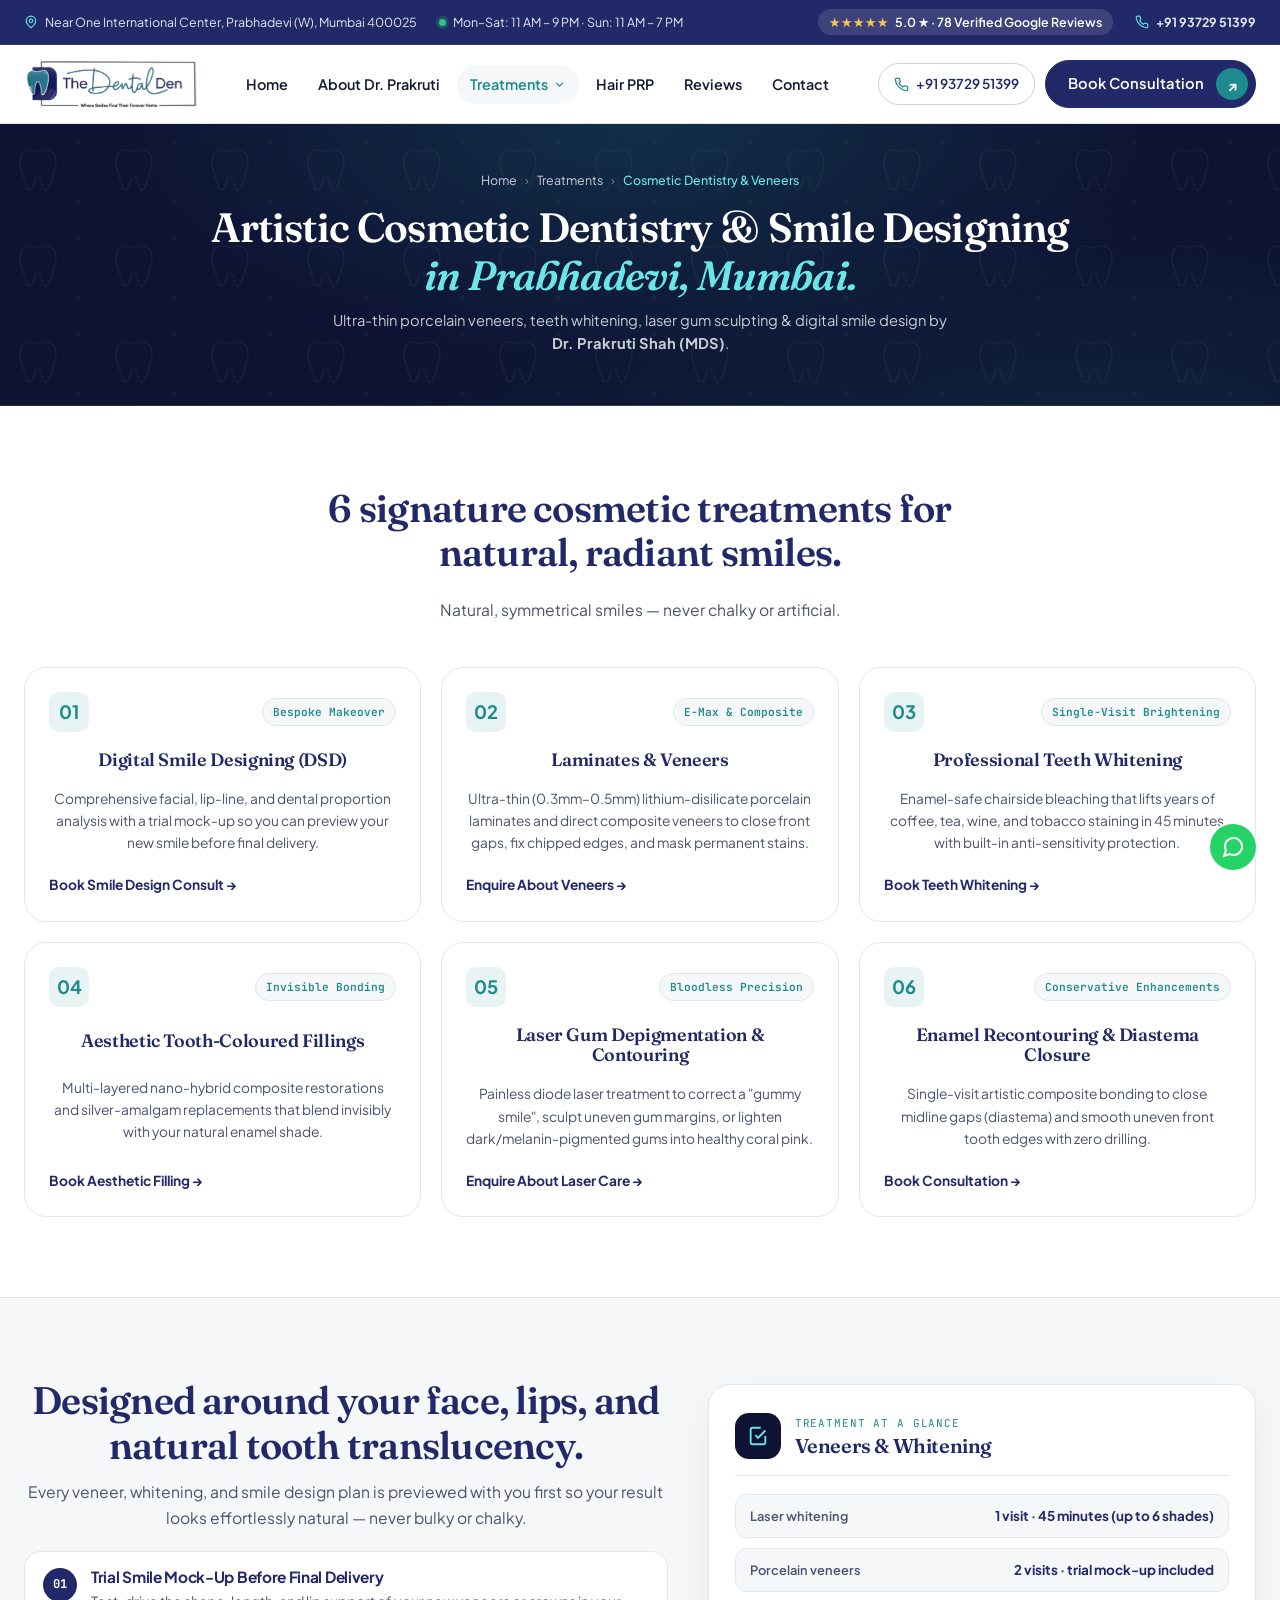
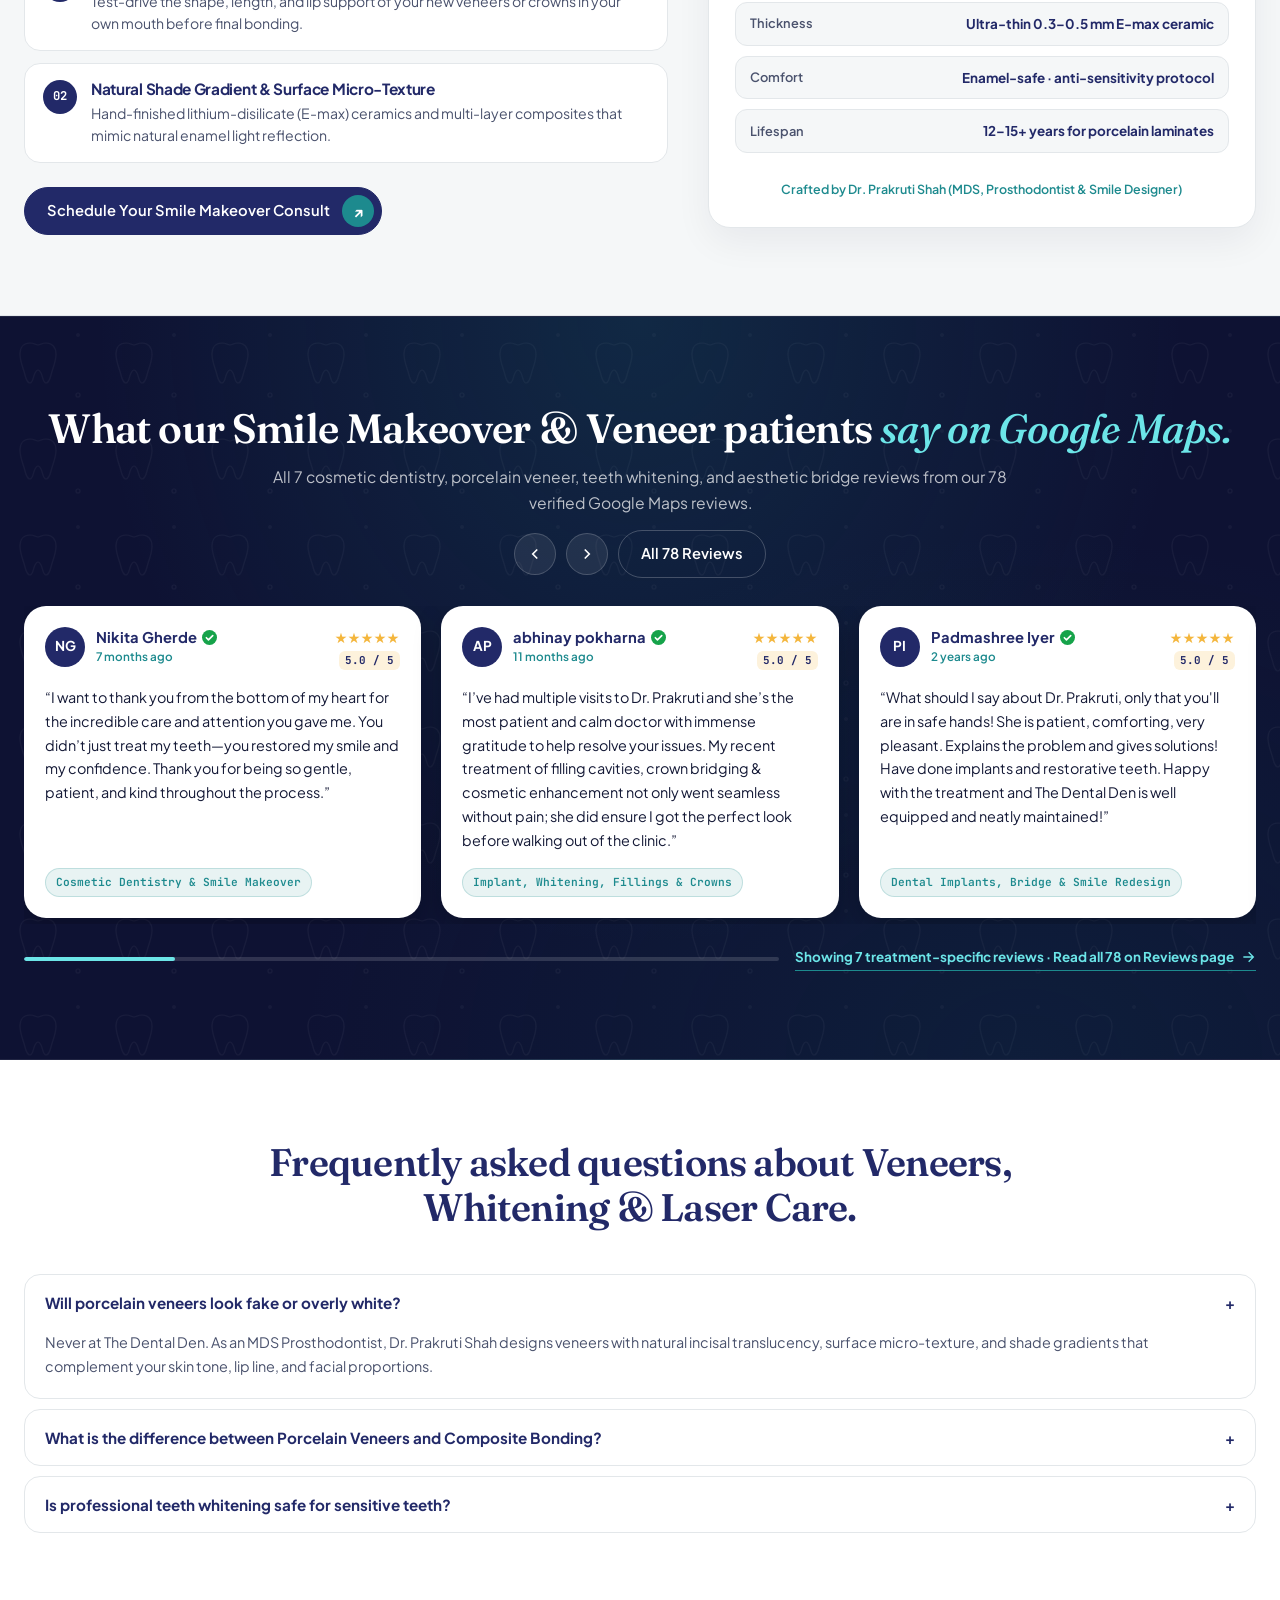
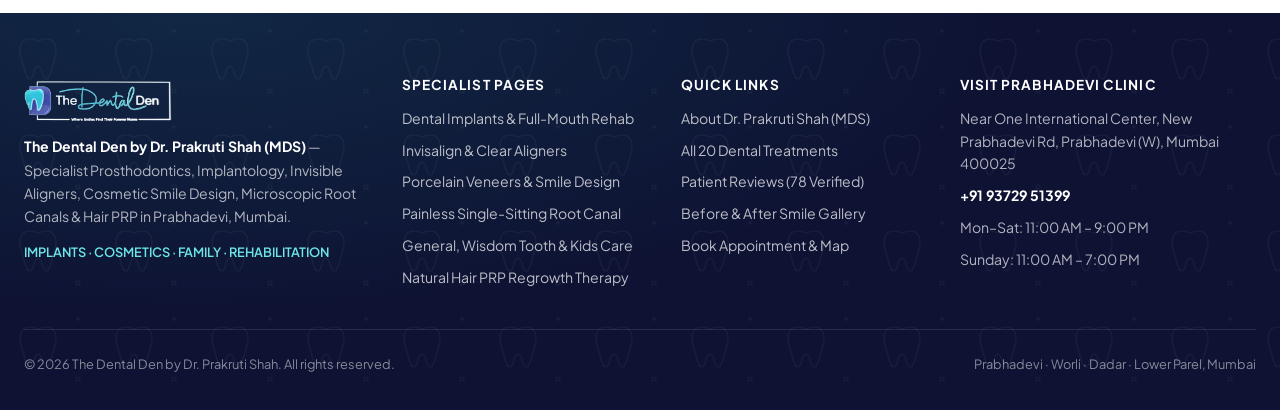
<file: cosmetic-dentistry.html>
<!DOCTYPE html>
<html lang="en-IN">
<head>
  <meta charset="UTF-8">
  <meta name="viewport" content="width=device-width, initial-scale=1.0">
  <title>Cosmetic Dentistry, Smile Designing &amp; Veneers in Prabhadevi, Mumbai | The Dental Den</title>
  <meta name="description" content="Transform your smile with Smile Designing, Porcelain Laminates &amp; Veneers, Teeth Whitening, Laser Gum Sculpting &amp; Aesthetic Fillings by Dr. Prakruti Shah (MDS Prosthodontist) in Prabhadevi, Mumbai.">
  <link rel="canonical" href="https://thedentalden.in/cosmetic-dentistry.html">
    <link rel="preconnect" href="https://fonts.googleapis.com">
  <link rel="preconnect" href="https://fonts.gstatic.com" crossorigin>
  <link href="https://fonts.googleapis.com/css2?family=Fraunces:ital,opsz,wght@0,9..144,500;0,9..144,600;0,9..144,700;1,9..144,400;1,9..144,600&family=JetBrains+Mono:wght@500;600&family=Plus+Jakarta+Sans:wght@400;500;600;700&display=swap" rel="stylesheet">
  <link rel="stylesheet" href="assets/styles.css">

  <script type="application/ld+json">
  {
    "@context": "https://schema.org",
    "@graph": [
      {
        "@type": "BreadcrumbList",
        "itemListElement": [
          { "@type": "ListItem", "position": 1, "name": "Home", "item": "https://thedentalden.in/" },
          { "@type": "ListItem", "position": 2, "name": "Treatments", "item": "https://thedentalden.in/treatments.html" },
          { "@type": "ListItem", "position": 3, "name": "Cosmetic Dentistry, Smile Designing & Veneers", "item": "https://thedentalden.in/cosmetic-dentistry.html" }
        ]
      },
      {
        "@type": "MedicalProcedure",
        "name": "Cosmetic Dentistry, Digital Smile Designing & Porcelain Veneers",
        "procedureType": "https://schema.org/TherapeuticProcedure",
        "bodyLocation": "Teeth & Gingiva",
        "description": "Specialist aesthetic dentistry including E-max porcelain laminates & veneers, smile designing, teeth whitening, laser gum contouring, and tooth-coloured nano-composite fillings by MDS Prosthodontist Dr. Prakruti Shah in Prabhadevi, Mumbai."
      },
      {
        "@type": "FAQPage",
        "mainEntity": [
          {
            "@type": "Question",
            "name": "Will porcelain veneers look fake or overly white?",
            "acceptedAnswer": {
              "@type": "Answer",
              "text": "Never at The Dental Den. As an MDS Prosthodontist, Dr. Prakruti Shah designs veneers with natural incisal translucency, surface micro-texture, and shade gradients that complement your skin tone, lip line, and facial proportions."
            }
          },
          {
            "@type": "Question",
            "name": "Is professional teeth whitening safe for tooth enamel?",
            "acceptedAnswer": {
              "@type": "Answer",
              "text": "Yes. Clinical teeth whitening uses pH-balanced, desensitizing whitening gels applied after protecting your gums with a light-cured barrier, lifting coffee, tea, and age stains safely without abrading enamel."
            }
          }
        ]
      }
    ]
  }
  </script>
</head>
<body>

  <!-- B1. Top Utility Bar (Visible on Desktop, Hidden on Mobile < 1024px) -->
  <div class="topbar">
    <div class="container topbar-inner">
      <div class="topbar-items">
        <span class="topbar-item">
          <svg viewBox="0 0 24 24" fill="none" stroke="currentColor" stroke-width="2"><path d="M20 10c0 6-8 12-8 12s-8-6-8-12a8 8 0 0 1 16 0Z"/><circle cx="12" cy="10" r="3"/></svg>
          <span>Near One International Center, Prabhadevi (W), Mumbai 400025</span>
        </span>
        <span class="topbar-item">
          <span class="status-dot"></span>
          <span>Mon–Sat: 11 AM – 9 PM · Sun: 11 AM – 7 PM</span>
        </span>
      </div>
      <div class="topbar-items">
        <a href="reviews.html" class="rating-pill" title="Read Verified Google Reviews">
          <span class="stars">★★★★★</span>
          <span>5.0 ★ · 78 Verified Google Reviews</span>
        </a>
        <a href="tel:+919372951399" class="topbar-item">
          <svg viewBox="0 0 24 24" fill="none" stroke="currentColor" stroke-width="2"><path d="M22 16.92v3a2 2 0 0 1-2.18 2 19.79 19.79 0 0 1-8.63-3.07 19.5 19.5 0 0 1-6-6 19.79 19.79 0 0 1-3.07-8.67A2 2 0 0 1 4.11 2h3a2 2 0 0 1 2 1.72c.127.96.361 1.903.7 2.81a2 2 0 0 1-.45 2.11L8.09 9.91a16 16 0 0 0 6 6l1.27-1.27a2 2 0 0 1 2.11-.45c.907.339 1.85.573 2.81.7A2 2 0 0 1 22 16.92z"/></svg>
          <strong>+91 93729 51399</strong>
        </a>
      </div>
    </div>
  </div>

  <!-- Sticky Header -->
  <header class="site-header">
    <div class="container nav-inner">
      <a href="index.html" class="brand-logo" aria-label="The Dental Den by Dr. Prakruti Shah Home">
        <img src="assets/logo-nav-light.webp" class="logo-for-light" alt="The Dental Den — Where Smiles Find Their Forever Home">
      </a>

      <nav class="nav-links" aria-label="Primary Navigation">
        <a href="index.html" class="nav-link">Home</a>
        <a href="about.html" class="nav-link">About Dr. Prakruti</a>
        <div class="nav-item-dropdown">
          <a href="treatments.html" class="nav-link active" aria-haspopup="true">
            <span>Treatments</span>
            <svg width="13" height="13" viewBox="0 0 24 24" fill="none" stroke="currentColor" stroke-width="2.2"><path d="m6 9 6 6 6-6"/></svg>
          </a>
          <div class="dropdown-menu" role="menu">
            <a href="dental-implants.html" class="dropdown-item">
              <div class="dropdown-icon"><svg viewBox="0 0 24 24" fill="none" stroke="currentColor" stroke-width="2"><path d="M12 2v20M8 6h8M9 12h6M10 18h4"/></svg></div>
              <div><strong>Dental Implants &amp; Rehab</strong><span>3D-guided implants, crowns &amp; bridges</span></div>
            </a>
            <a href="clear-aligners.html" class="dropdown-item">
              <div class="dropdown-icon"><svg viewBox="0 0 24 24" fill="none" stroke="currentColor" stroke-width="2"><rect x="3" y="8" width="18" height="8" rx="4"/></svg></div>
              <div><strong>Invisalign &amp; Clear Aligners</strong><span>Invisible braces &amp; orthodontic care</span></div>
            </a>
            <a href="cosmetic-dentistry.html" class="dropdown-item">
              <div class="dropdown-icon"><svg viewBox="0 0 24 24" fill="none" stroke="currentColor" stroke-width="2"><path d="m12 3 1.9 5.8a2 2 0 0 0 1.3 1.3L21 12l-5.8 1.9a2 2 0 0 0-1.3 1.3L12 21l-1.9-5.8a2 2 0 0 0-1.3-1.3L3 12l5.8-1.9a2 2 0 0 0 1.3-1.3Z"/></svg></div>
              <div><strong>Cosmetic &amp; Smile Design</strong><span>Porcelain veneers, laminates &amp; whitening</span></div>
            </a>
            <a href="root-canal-treatment.html" class="dropdown-item">
              <div class="dropdown-icon"><svg viewBox="0 0 24 24" fill="none" stroke="currentColor" stroke-width="2"><path d="M12 22s8-4 8-10V5l-8-3-8 3v7c0 6 8 10 8 10z"/></svg></div>
              <div><strong>Painless Root Canal (RCT)</strong><span>Single-sitting microscopic endodontics</span></div>
            </a>
            <a href="general-dentistry.html" class="dropdown-item">
              <div class="dropdown-icon"><svg viewBox="0 0 24 24" fill="none" stroke="currentColor" stroke-width="2"><circle cx="12" cy="12" r="9"/><path d="M9 12l2 2 4-4"/></svg></div>
              <div><strong>General &amp; Kids Dentistry</strong><span>Scaling, fillings, wisdom tooth &amp; kids care</span></div>
            </a>
            <a href="hair-prp.html" class="dropdown-item">
              <div class="dropdown-icon"><svg viewBox="0 0 24 24" fill="none" stroke="currentColor" stroke-width="2"><path d="M12 2.69l5.66 5.66a8 8 0 1 1-11.31 0z"/></svg></div>
              <div><strong>Hair PRP Therapy</strong><span>Natural platelet-rich plasma hair regrowth</span></div>
            </a>
          </div>
        </div>
        <a href="hair-prp.html" class="nav-link">Hair PRP</a>
        <a href="reviews.html" class="nav-link">Reviews</a>
        <a href="contact.html" class="nav-link">Contact</a>
      </nav>

      <div class="nav-actions">
        <a href="tel:+919372951399" class="nav-phone-btn">
          <svg viewBox="0 0 24 24" fill="none" stroke="currentColor" stroke-width="2"><path d="M22 16.92v3a2 2 0 0 1-2.18 2 19.79 19.79 0 0 1-8.63-3.07 19.5 19.5 0 0 1-6-6 19.79 19.79 0 0 1-3.07-8.67A2 2 0 0 1 4.11 2h3a2 2 0 0 1 2 1.72c.127.96.361 1.903.7 2.81a2 2 0 0 1-.45 2.11L8.09 9.91a16 16 0 0 0 6 6l1.27-1.27a2 2 0 0 1 2.11-.45c.907.339 1.85.573 2.81.7A2 2 0 0 1 22 16.92z"/></svg>
          <span>+91 93729 51399</span>
        </a>
        <button type="button" class="btn btn-primary" data-open-booking="true">
          <span>Book Consultation</span>
        </button>
        <button class="mobile-menu-btn" id="mobileMenuBtn" aria-label="Open navigation menu" aria-expanded="false">
          <svg viewBox="0 0 24 24" fill="none" stroke="currentColor" stroke-width="2"><line x1="3" y1="6" x2="21" y2="6"/><line x1="3" y1="12" x2="21" y2="12"/><line x1="3" y1="18" x2="21" y2="18"/></svg>
        </button>
      </div>
    </div>
  </header>

  <!-- B5. Mobile Drawer (Automatically populated & enhanced by main.js) -->
  <div class="mobile-drawer" id="mobileDrawer" aria-hidden="true">
    <div class="mobile-drawer-panel"></div>
  </div>

  <main>
    <section class="page-hero">
      <div class="wrap">
        <nav class="breadcrumb" aria-label="Breadcrumb">
          <a href="index.html">Home</a> <span>›</span> <a href="treatments.html">Treatments</a> <span>›</span> <span>Cosmetic Dentistry &amp; Veneers</span>
        </nav>
        <h1>Artistic Cosmetic Dentistry &amp; Smile Designing <span class="serif">in Prabhadevi, Mumbai.</span></h1>
        <p class="lead">Ultra-thin porcelain veneers, teeth whitening, laser gum sculpting &amp; digital smile design by <strong>Dr. Prakruti Shah (MDS)</strong>.</p>
      </div>
    </section>

    <!-- ALL 6 COSMETIC TREATMENTS -->
    <section class="blk">
      <div class="wrap">
        <div class="sec-head">
          <div>
            <span class="eyebrow">Aesthetic &amp; Laser Dentistry</span>
            <h2 class="h2">6 signature cosmetic treatments for <span class="serif">natural, radiant smiles.</span></h2>
          </div>
          <p class="lead">Natural, symmetrical smiles — never chalky or artificial.</p>
        </div>

        <div class="treat-grid">
          <article class="treat-card" id="smile-design">
            <div class="tc-top"><div class="tc-ico">01</div><span class="tc-tag">Bespoke Makeover</span></div>
            <h3>Digital Smile Designing (DSD)</h3>
            <p>Comprehensive facial, lip-line, and dental proportion analysis with a trial mock-up so you can preview your new smile before final delivery.</p>
            <a class="tc-link" href="contact.html">Book Smile Design Consult →</a>
          </article>

          <article class="treat-card" id="veneers">
            <div class="tc-top"><div class="tc-ico">02</div><span class="tc-tag">E-Max &amp; Composite</span></div>
            <h3>Laminates &amp; Veneers</h3>
            <p>Ultra-thin (0.3mm–0.5mm) lithium-disilicate porcelain laminates and direct composite veneers to close front gaps, fix chipped edges, and mask permanent stains.</p>
            <a class="tc-link" href="contact.html">Enquire About Veneers →</a>
          </article>

          <article class="treat-card" id="whitening">
            <div class="tc-top"><div class="tc-ico">03</div><span class="tc-tag">Single-Visit Brightening</span></div>
            <h3>Professional Teeth Whitening</h3>
            <p>Enamel-safe chairside bleaching that lifts years of coffee, tea, wine, and tobacco staining in 45 minutes with built-in anti-sensitivity protection.</p>
            <a class="tc-link" href="contact.html">Book Teeth Whitening →</a>
          </article>

          <article class="treat-card" id="fillings">
            <div class="tc-top"><div class="tc-ico">04</div><span class="tc-tag">Invisible Bonding</span></div>
            <h3>Aesthetic Tooth-Coloured Fillings</h3>
            <p>Multi-layered nano-hybrid composite restorations and silver-amalgam replacements that blend invisibly with your natural enamel shade.</p>
            <a class="tc-link" href="contact.html">Book Aesthetic Filling →</a>
          </article>

          <article class="treat-card" id="laser">
            <div class="tc-top"><div class="tc-ico">05</div><span class="tc-tag">Bloodless Precision</span></div>
            <h3>Laser Gum Depigmentation &amp; Contouring</h3>
            <p>Painless diode laser treatment to correct a "gummy smile", sculpt uneven gum margins, or lighten dark/melanin-pigmented gums into healthy coral pink.</p>
            <a class="tc-link" href="contact.html">Enquire About Laser Care →</a>
          </article>

          <article class="treat-card">
            <div class="tc-top"><div class="tc-ico">06</div><span class="tc-tag">Conservative Enhancements</span></div>
            <h3>Enamel Recontouring &amp; Diastema Closure</h3>
            <p>Single-visit artistic composite bonding to close midline gaps (diastema) and smooth uneven front tooth edges with zero drilling.</p>
            <a class="tc-link" href="contact.html">Book Consultation →</a>
          </article>
        </div>
      </div>
    </section>

        <!-- SMILE MAKEOVER OVERVIEW + GLANCE CARD -->
    <section class="blk alt">
      <div class="wrap doc-grid">
        <div>
          <span class="eyebrow">Prosthodontist-Crafted Aesthetics</span>
          <h2 class="h2">Designed around your face, lips, <span class="serif">and natural tooth translucency.</span></h2>
          <p class="lead" style="margin:12px 0 20px">Every veneer, whitening, and smile design plan is previewed with you first so your result looks effortlessly natural — never bulky or chalky.</p>
          <div class="doc-creds" style="margin-bottom:24px">
            <div class="cred-row">
              <div class="cred-ico">01</div>
              <div>
                <h4>Trial Smile Mock-Up Before Final Delivery</h4>
                <p>Test-drive the shape, length, and lip support of your new veneers or crowns in your own mouth before final bonding.</p>
              </div>
            </div>
            <div class="cred-row">
              <div class="cred-ico">02</div>
              <div>
                <h4>Natural Shade Gradient &amp; Surface Micro-Texture</h4>
                <p>Hand-finished lithium-disilicate (E-max) ceramics and multi-layer composites that mimic natural enamel light reflection.</p>
              </div>
            </div>
          </div>
          <a class="btn btn-primary" href="contact.html"><span>Schedule Your Smile Makeover Consult</span></a>
        </div>

        <aside class="glance-card" aria-label="Cosmetic Dentistry at a glance">
          <div class="glance-head">
            <span class="glance-icon" aria-hidden="true"><svg viewBox="0 0 24 24" fill="none" stroke="currentColor" stroke-width="2"><path d="M9 11l3 3 8-8"/><path d="M20 12v7a2 2 0 0 1-2 2H6a2 2 0 0 1-2-2V5a2 2 0 0 1 2-2h9"/></svg></span>
            <div><small>Treatment at a glance</small><h3>Veneers &amp; Whitening</h3></div>
          </div>
          <dl class="glance-list">
            <div><dt>Laser whitening</dt><dd>1 visit · 45 minutes (up to 6 shades)</dd></div>
            <div><dt>Porcelain veneers</dt><dd>2 visits · trial mock-up included</dd></div>
            <div><dt>Thickness</dt><dd>Ultra-thin 0.3–0.5 mm E-max ceramic</dd></div>
            <div><dt>Comfort</dt><dd>Enamel-safe · anti-sensitivity protocol</dd></div>
            <div><dt>Lifespan</dt><dd>12–15+ years for porcelain laminates</dd></div>
          </dl>
          <p class="glance-foot">Crafted by Dr. Prakruti Shah (MDS, Prosthodontist &amp; Smile Designer)</p>
        </aside>
      </div>
    </section>

        <!-- Treatment-Specific Verified Google Reviews Carousel (Homepage Layout: 3 Desktop / 1+Peek Mobile) -->
    <section class="section section-dark treatment-reviews-sec" id="reviews">
      <div class="container">
        <div class="section-header-split reveal">
          <div>
            <span class="eyebrow">Verified Cosmetic, Veneers & Whitening Reviews · 7 Patients</span>
            <h2 class="section-title">What our Smile Makeover &amp; Veneer patients <em>say on Google Maps.</em></h2>
            <p class="section-sub">All 7 cosmetic dentistry, porcelain veneer, teeth whitening, and aesthetic bridge reviews from our 78 verified Google Maps reviews.</p>
          </div>
          <div class="reviews-controls">
            <button type="button" class="carousel-btn" id="reviewsPrevBtn" data-carousel-prev aria-label="Previous review">
              <svg viewBox="0 0 24 24" fill="none" stroke="currentColor" stroke-width="2.2"><path d="m15 18-6-6 6-6"/></svg>
            </button>
            <button type="button" class="carousel-btn" id="reviewsNextBtn" data-carousel-next aria-label="Next review">
              <svg viewBox="0 0 24 24" fill="none" stroke="currentColor" stroke-width="2.2"><path d="m9 18 6-6-6-6"/></svg>
            </button>
            <a href="reviews.html" class="btn btn-ghost">
              <span>All 78 Reviews</span>
            </a>
          </div>
        </div>

        <div class="reviews-carousel-track" id="reviewsCarouselTrack">
          <article class="review-card" data-review-id="5" data-categories="cosmetic" data-stars="5">
            <div class="review-head">
              <div class="reviewer-meta">
                <div class="reviewer-avatar">NG</div>
                <div>
                  <div class="reviewer-name"><span class="reviewer-name-text">Nikita Gherde</span></div>
                  <div class="reviewer-badge"><span class="rev-time-pill">7 months ago</span></div>
                </div>
              </div>
              <div class="review-rating-col" aria-label="5 out of 5 stars">
                <div class="review-stars">★★★★★</div>
                <span class="review-star-num">5.0 / 5</span>
              </div>
            </div>
            <p class="review-quote">“I want to thank you from the bottom of my heart for the incredible care and attention you gave me. You didn’t just treat my teeth—you restored my smile and my confidence. Thank you for being so gentle, patient, and kind throughout the process.”</p>
            <span class="review-tag">Cosmetic Dentistry &amp; Smile Makeover</span>
          </article>

          <article class="review-card" data-review-id="6" data-categories="implants cosmetic general" data-stars="5">
            <div class="review-head">
              <div class="reviewer-meta">
                <div class="reviewer-avatar">AP</div>
                <div>
                  <div class="reviewer-name"><span class="reviewer-name-text">abhinay pokharna</span></div>
                  <div class="reviewer-badge"><span class="rev-time-pill">11 months ago</span></div>
                </div>
              </div>
              <div class="review-rating-col" aria-label="5 out of 5 stars">
                <div class="review-stars">★★★★★</div>
                <span class="review-star-num">5.0 / 5</span>
              </div>
            </div>
            <p class="review-quote">“I’ve had multiple visits to Dr. Prakruti and she’s the most patient and calm doctor with immense gratitude to help resolve your issues. My recent treatment of filling cavities, crown bridging &amp; cosmetic enhancement not only went seamless without pain; she did ensure I got the perfect look before walking out of the clinic.”</p>
            <span class="review-tag">Implant, Whitening, Fillings &amp; Crowns</span>
          </article>

          <article class="review-card" data-review-id="7" data-categories="implants cosmetic" data-stars="5">
            <div class="review-head">
              <div class="reviewer-meta">
                <div class="reviewer-avatar">PI</div>
                <div>
                  <div class="reviewer-name"><span class="reviewer-name-text">Padmashree Iyer</span></div>
                  <div class="reviewer-badge"><span class="rev-time-pill">2 years ago</span></div>
                </div>
              </div>
              <div class="review-rating-col" aria-label="5 out of 5 stars">
                <div class="review-stars">★★★★★</div>
                <span class="review-star-num">5.0 / 5</span>
              </div>
            </div>
            <p class="review-quote">“What should I say about Dr. Prakruti, only that you&#x27;ll are in safe hands! She is patient, comforting, very pleasant. Explains the problem and gives solutions! Have done implants and restorative teeth. Happy with the treatment and The Dental Den is well equipped and neatly maintained!”</p>
            <span class="review-tag">Dental Implants, Bridge &amp; Smile Redesign</span>
          </article>

          <article class="review-card" data-review-id="19" data-categories="implants cosmetic" data-stars="5">
            <div class="review-head">
              <div class="reviewer-meta">
                <div class="reviewer-avatar">DV</div>
                <div>
                  <div class="reviewer-name"><span class="reviewer-name-text">Dhruv Vaviya</span></div>
                  <div class="reviewer-badge"><span class="rev-time-pill">2 years ago</span></div>
                </div>
              </div>
              <div class="review-rating-col" aria-label="5 out of 5 stars">
                <div class="review-stars">★★★★★</div>
                <span class="review-star-num">5.0 / 5</span>
              </div>
            </div>
            <p class="review-quote">“Describes teeth in very bad condition at first, then a natural-looking bridge and restored confidence to smile and talk.”</p>
            <span class="review-tag">Natural-Looking Bridge &amp; Smile Confidence</span>
          </article>

          <article class="review-card" data-review-id="21" data-categories="cosmetic" data-stars="5">
            <div class="review-head">
              <div class="reviewer-meta">
                <div class="reviewer-avatar">MJ</div>
                <div>
                  <div class="reviewer-name"><span class="reviewer-name-text">Manish B Jain</span></div>
                  <div class="reviewer-badge"><span class="rev-time-pill">2 years ago</span></div>
                </div>
              </div>
              <div class="review-rating-col" aria-label="5 out of 5 stars">
                <div class="review-stars">★★★★★</div>
                <span class="review-star-num">5.0 / 5</span>
              </div>
            </div>
            <p class="review-quote">“Praises a detailed treatment plan with cost breakup, and seamless veneer work to improve the smile.”</p>
            <span class="review-tag">Porcelain Veneers &amp; Transparent Cost Plan</span>
          </article>

          <article class="review-card" data-review-id="26" data-categories="cosmetic" data-stars="5">
            <div class="review-head">
              <div class="reviewer-meta">
                <div class="reviewer-avatar">RM</div>
                <div>
                  <div class="reviewer-name"><span class="reviewer-name-text">Rashi Mangla</span></div>
                  <div class="reviewer-badge"><span class="rev-time-pill">2 years ago</span></div>
                </div>
              </div>
              <div class="review-rating-col" aria-label="5 out of 5 stars">
                <div class="review-stars">★★★★★</div>
                <span class="review-star-num">5.0 / 5</span>
              </div>
            </div>
            <p class="review-quote">“Praises dependable and trustworthy whitening work, plus hygiene, ambience and a central location.”</p>
            <span class="review-tag">Professional Teeth Whitening &amp; Hygiene</span>
          </article>

          <article class="review-card" data-review-id="38" data-categories="cosmetic experience" data-stars="5">
            <div class="review-head">
              <div class="reviewer-meta">
                <div class="reviewer-avatar">PG</div>
                <div>
                  <div class="reviewer-name"><span class="reviewer-name-text">Prathamesh Gavkar</span></div>
                  <div class="reviewer-badge"><span class="rev-time-pill">a year ago</span></div>
                </div>
              </div>
              <div class="review-rating-col" aria-label="5 out of 5 stars">
                <div class="review-stars">★★★★★</div>
                <span class="review-star-num">5.0 / 5</span>
              </div>
            </div>
            <p class="review-quote">“Reports delight with the result, excellent care throughout, and feeling totally confident now.”</p>
            <span class="review-tag">Smile Confidence &amp; Aesthetic Care</span>
          </article>
        </div>

        <div class="carousel-progress-wrap">
          <div class="carousel-progress-bar" aria-hidden="true">
            <div class="carousel-progress-fill" id="reviewsProgressFill"></div>
          </div>
          <a href="reviews.html" class="link-editorial">
            <span>Showing 7 treatment-specific reviews · Read all 78 on Reviews page</span>
            <svg viewBox="0 0 24 24" fill="none" stroke="currentColor" stroke-width="2"><path d="M5 12h14M13 5l7 7-7 7"/></svg>
          </a>
        </div>
      </div>
    </section>

    <!-- FAQs -->
    <section class="blk">
      <div class="wrap">
        <div class="sec-head">
          <div>
            <span class="eyebrow">Cosmetic Dentistry FAQs</span>
            <h2 class="h2">Frequently asked questions about <span class="serif">Veneers, Whitening &amp; Laser Care.</span></h2>
          </div>
        </div>

        <div class="faq-list">
          <div class="faq-item open">
            <button class="faq-q">Will porcelain veneers look fake or overly white? <span class="plus">+</span></button>
            <div class="faq-a">Never at The Dental Den. As an MDS Prosthodontist, Dr. Prakruti Shah designs veneers with natural incisal translucency, surface micro-texture, and shade gradients that complement your skin tone, lip line, and facial proportions.</div>
          </div>
          <div class="faq-item">
            <button class="faq-q">What is the difference between Porcelain Veneers and Composite Bonding? <span class="plus">+</span></button>
            <div class="faq-a">Composite bonding is sculpted directly onto your tooth in a single visit and is ideal for minor chips or small gaps. Porcelain E-max veneers are ultra-thin ceramic shells crafted in a master lab; they are completely stain-proof against coffee, tea, and turmeric and last 12–15+ years.</div>
          </div>
          <div class="faq-item">
            <button class="faq-q">Is professional teeth whitening safe for sensitive teeth? <span class="plus">+</span></button>
            <div class="faq-a">Yes. Clinical teeth whitening uses pH-balanced, desensitizing whitening gels applied after protecting your gums with a light-cured barrier, lifting stains safely without abrading your enamel.</div>
          </div>
        </div>
      </div>
    </section>
  </main>

  <!-- Footer -->
  <footer class="site-footer">
    <div class="container">
      <div class="footer-grid">
        <div class="footer-col">
          <a href="index.html" class="brand-logo" style="margin-bottom:14px;">
            <img src="assets/logo-nav-dark.webp" alt="The Dental Den Logo" style="height:44px;width:auto;">
          </a>
          <p style="font-size:0.88rem;line-height:1.65;margin-bottom:14px;">
            <strong>The Dental Den by Dr. Prakruti Shah (MDS)</strong> — Specialist Prosthodontics, Implantology, Invisible Aligners, Cosmetic Smile Design, Microscopic Root Canals &amp; Hair PRP in Prabhadevi, Mumbai.
          </p>
          <p style="font-size:0.8rem;color:var(--teal);font-weight:600;">
            IMPLANTS · COSMETICS · FAMILY · REHABILITATION
          </p>
        </div>

        <div class="footer-col">
          <h4>Specialist Pages</h4>
          <div class="footer-links">
            <a href="dental-implants.html">Dental Implants &amp; Full-Mouth Rehab</a>
            <a href="clear-aligners.html">Invisalign &amp; Clear Aligners</a>
            <a href="cosmetic-dentistry.html">Porcelain Veneers &amp; Smile Design</a>
            <a href="root-canal-treatment.html">Painless Single-Sitting Root Canal</a>
            <a href="general-dentistry.html">General, Wisdom Tooth &amp; Kids Care</a>
            <a href="hair-prp.html">Natural Hair PRP Regrowth Therapy</a>
          </div>
        </div>

        <div class="footer-col">
          <h4>Quick Links</h4>
          <div class="footer-links">
            <a href="about.html">About Dr. Prakruti Shah (MDS)</a>
            <a href="treatments.html">All 20 Dental Treatments</a>
            <a href="reviews.html">Patient Reviews (78 Verified)</a>
            <a href="#smile-results">Before &amp; After Smile Gallery</a>
            <a href="contact.html">Book Appointment &amp; Map</a>
          </div>
        </div>

        <div class="footer-col">
          <h4>Visit Prabhadevi Clinic</h4>
          <div class="footer-links">
            <span>Near One International Center, New Prabhadevi Rd, Prabhadevi (W), Mumbai 400025</span>
            <a href="tel:+919372951399" style="font-weight:700;color:#FFFFFF;">+91 93729 51399</a>
            <span>Mon–Sat: 11:00 AM – 9:00 PM</span>
            <span>Sunday: 11:00 AM – 7:00 PM</span>
          </div>
        </div>
      </div>

      <div class="footer-bottom">
        <span>© 2026 The Dental Den by Dr. Prakruti Shah. All rights reserved.</span>
        <span>Prabhadevi · Worli · Dadar · Lower Parel, Mumbai</span>
      </div>
    </div>
  </footer>

  <!-- B2. Floating Rounded Mobile Bottom Dock (Option 3) -->
  <nav class="mobile-bottom-bar" aria-label="Quick Mobile Actions">
    <a href="tel:+919372951399" class="mob-tab">
      <svg viewBox="0 0 24 24" fill="none" stroke="currentColor" stroke-width="2"><path d="M22 16.92v3a2 2 0 0 1-2.18 2 19.79 19.79 0 0 1-8.63-3.07 19.5 19.5 0 0 1-6-6 19.79 19.79 0 0 1-3.07-8.67A2 2 0 0 1 4.11 2h3a2 2 0 0 1 2 1.72c.127.96.361 1.903.7 2.81a2 2 0 0 1-.45 2.11L8.09 9.91a16 16 0 0 0 6 6l1.27-1.27a2 2 0 0 1 2.11-.45c.907.339 1.85.573 2.81.7A2 2 0 0 1 22 16.92z"/></svg>
      <span>Call</span>
    </a>
    <a href="https://wa.me/919372951399?text=Hi%20Dr.%20Prakruti%2C%20I%20would%20like%20to%20book%20an%20appointment%20at%20The%20Dental%20Den." target="_blank" rel="noopener" class="mob-tab">
      <svg viewBox="0 0 24 24" fill="none" stroke="currentColor" stroke-width="2"><path d="M21 11.5a8.38 8.38 0 0 1-.9 3.8 8.5 8.5 0 0 1-7.6 4.7 8.38 8.38 0 0 1-3.8-.9L3 21l1.9-5.7a8.38 8.38 0 0 1-.9-3.8 8.5 8.5 0 0 1 4.7-7.6 8.38 8.38 0 0 1 3.8-.9h.5a8.48 8.48 0 0 1 8 8v.5z"/></svg>
      <span>WhatsApp</span>
    </a>
    <a href="https://maps.app.goo.gl/qgpQpd8vG98as5N77" target="_blank" rel="noopener" class="mob-tab">
      <svg viewBox="0 0 24 24" fill="none" stroke="currentColor" stroke-width="2"><path d="M20 10c0 6-8 12-8 12s-8-6-8-12a8 8 0 0 1 16 0Z"/><circle cx="12" cy="10" r="3"/></svg>
      <span>Map</span>
    </a>
    <a href="#contact" class="mob-tab primary" data-open-booking="true">
      <svg viewBox="0 0 24 24" fill="none" stroke="currentColor" stroke-width="2"><rect x="3" y="4" width="18" height="18" rx="2"/><path d="M16 2v4M8 2v4M3 10h18"/></svg>
      <span>Book Visit</span>
    </a>
  </nav>

  <script src="assets/main.js"></script>
</body>
</html>
</file>
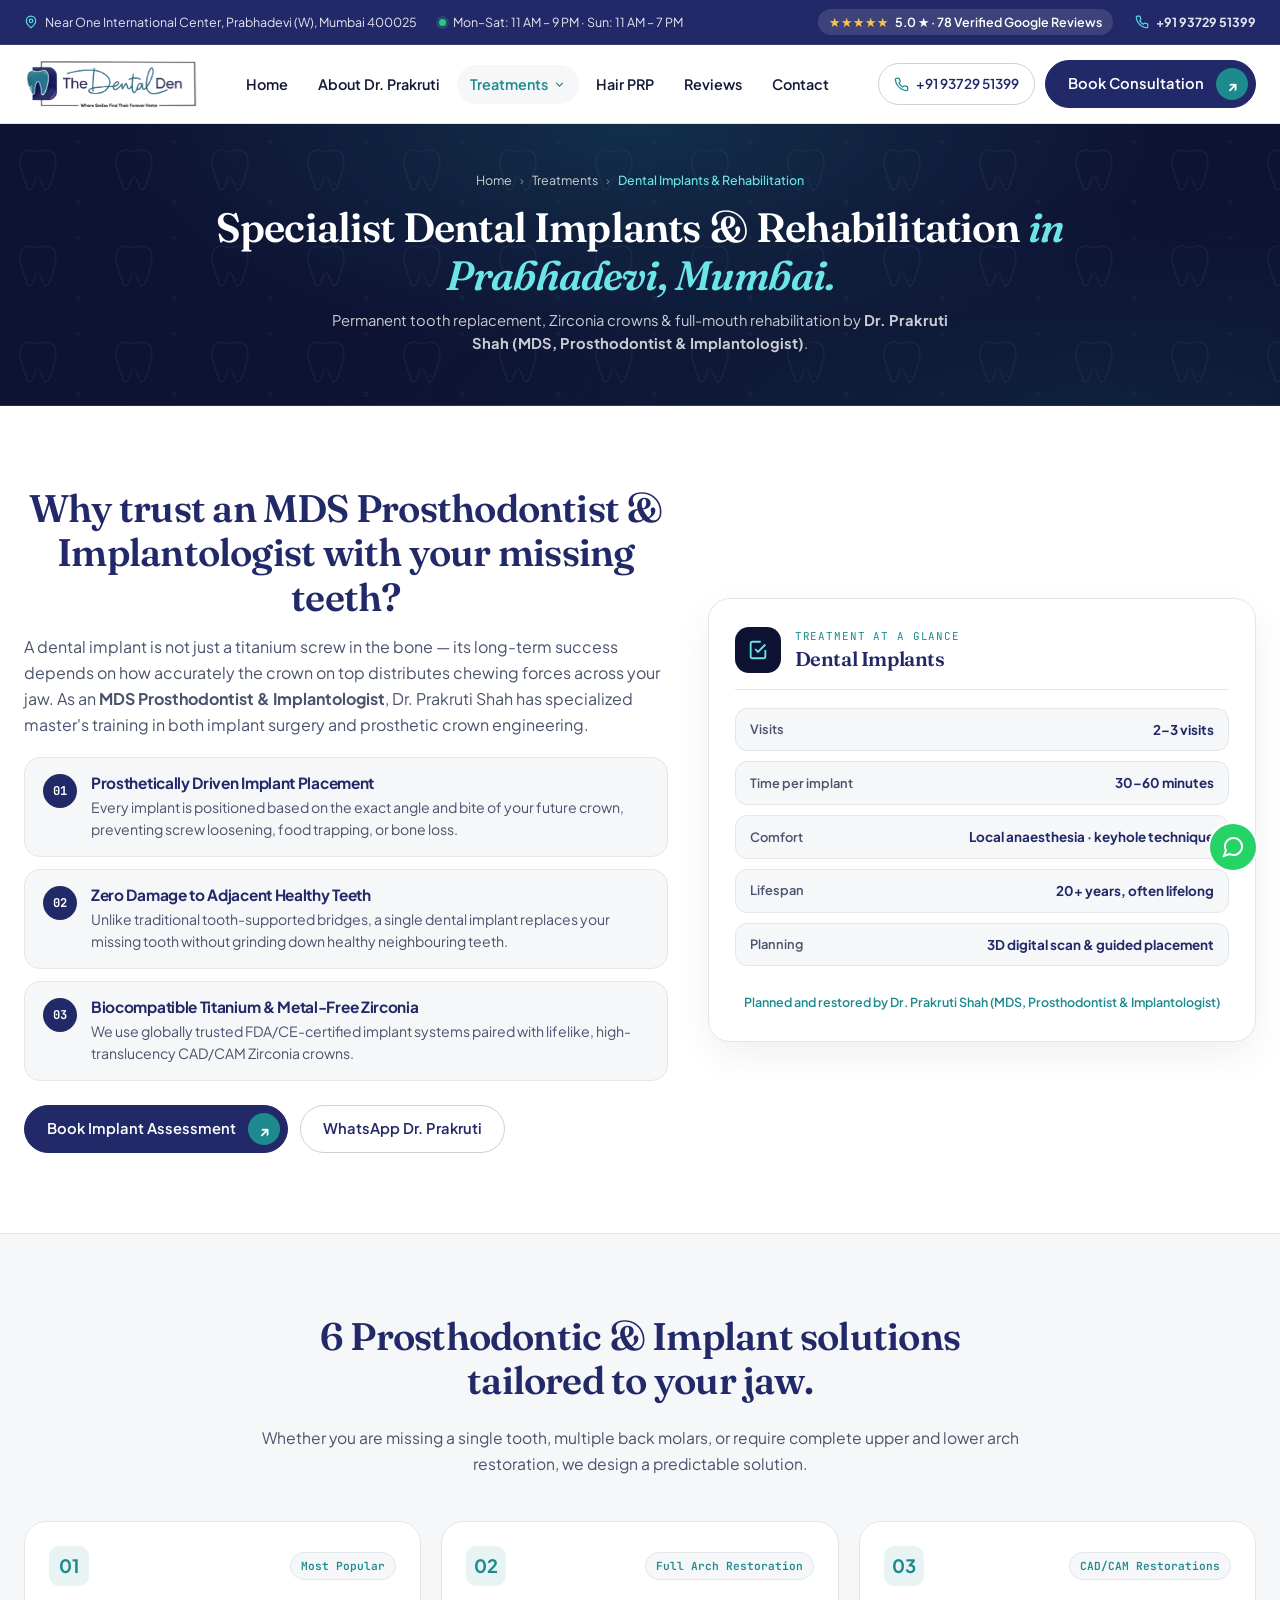
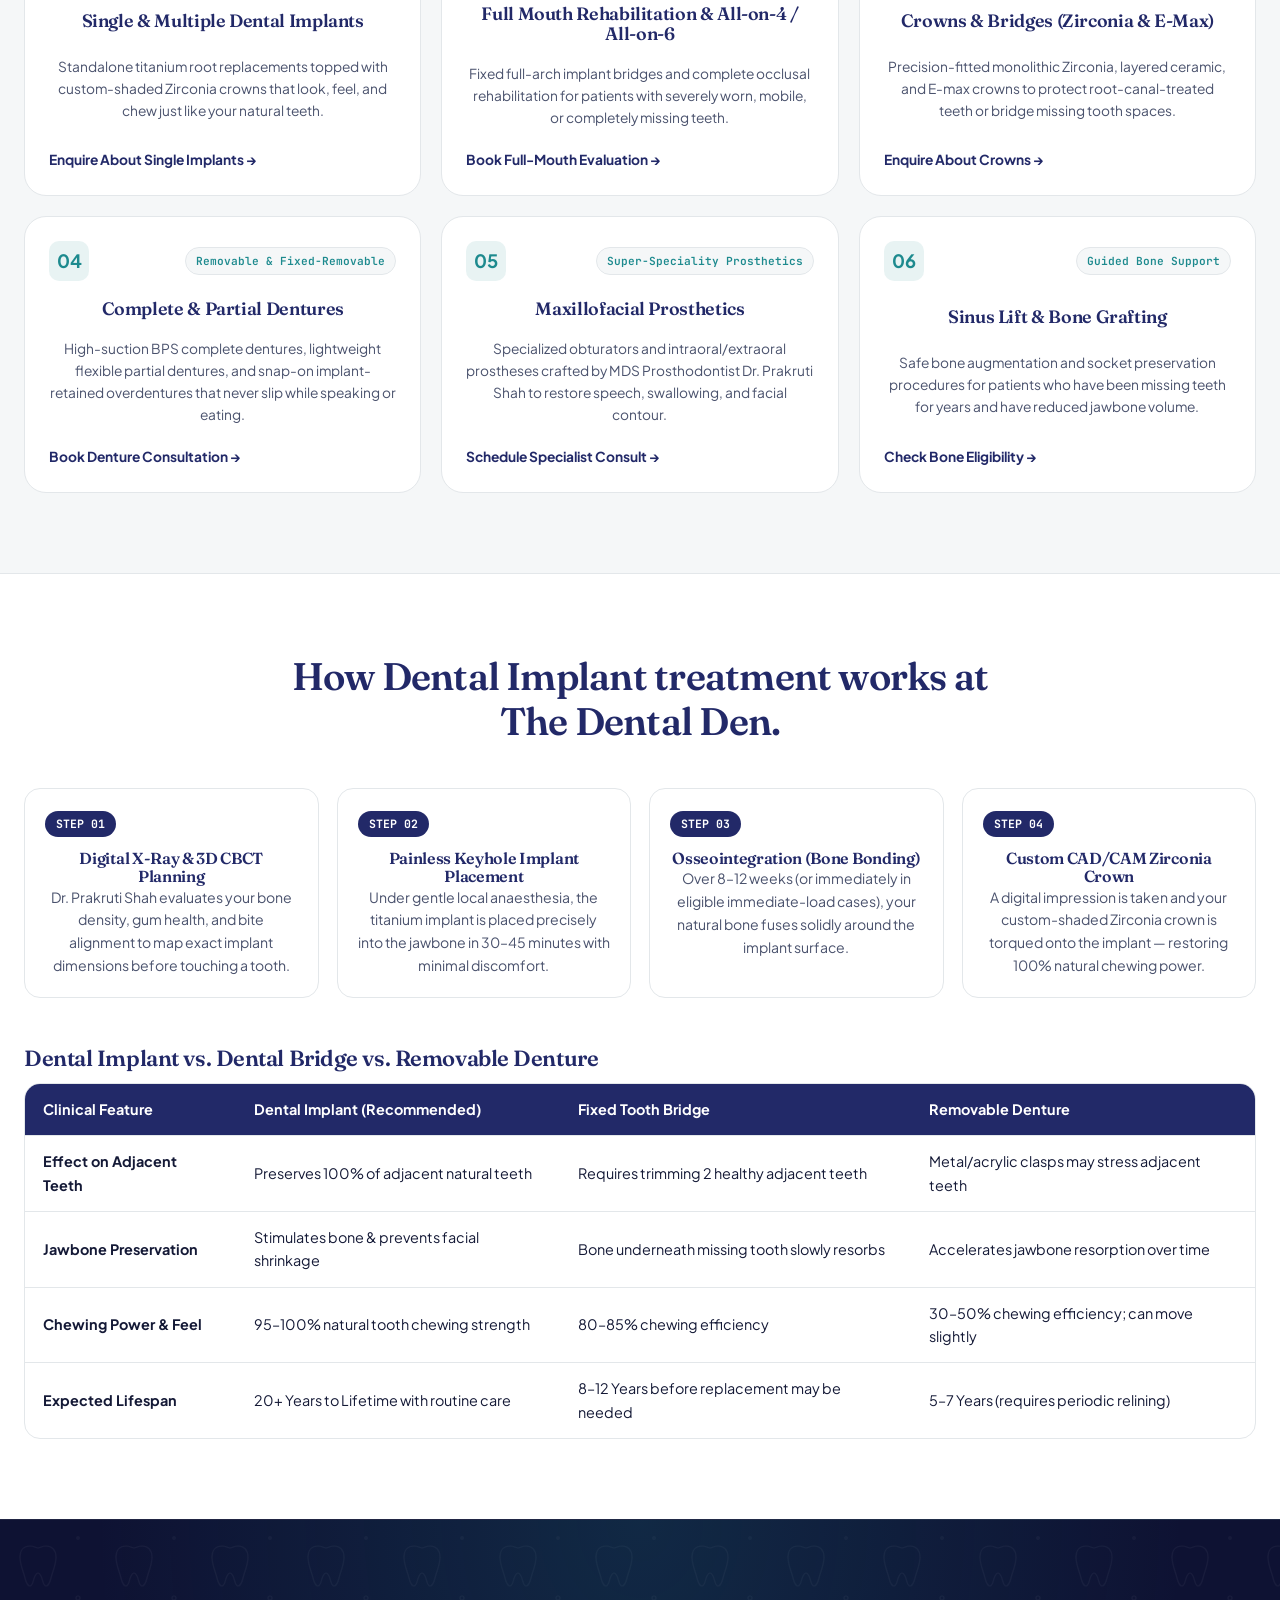
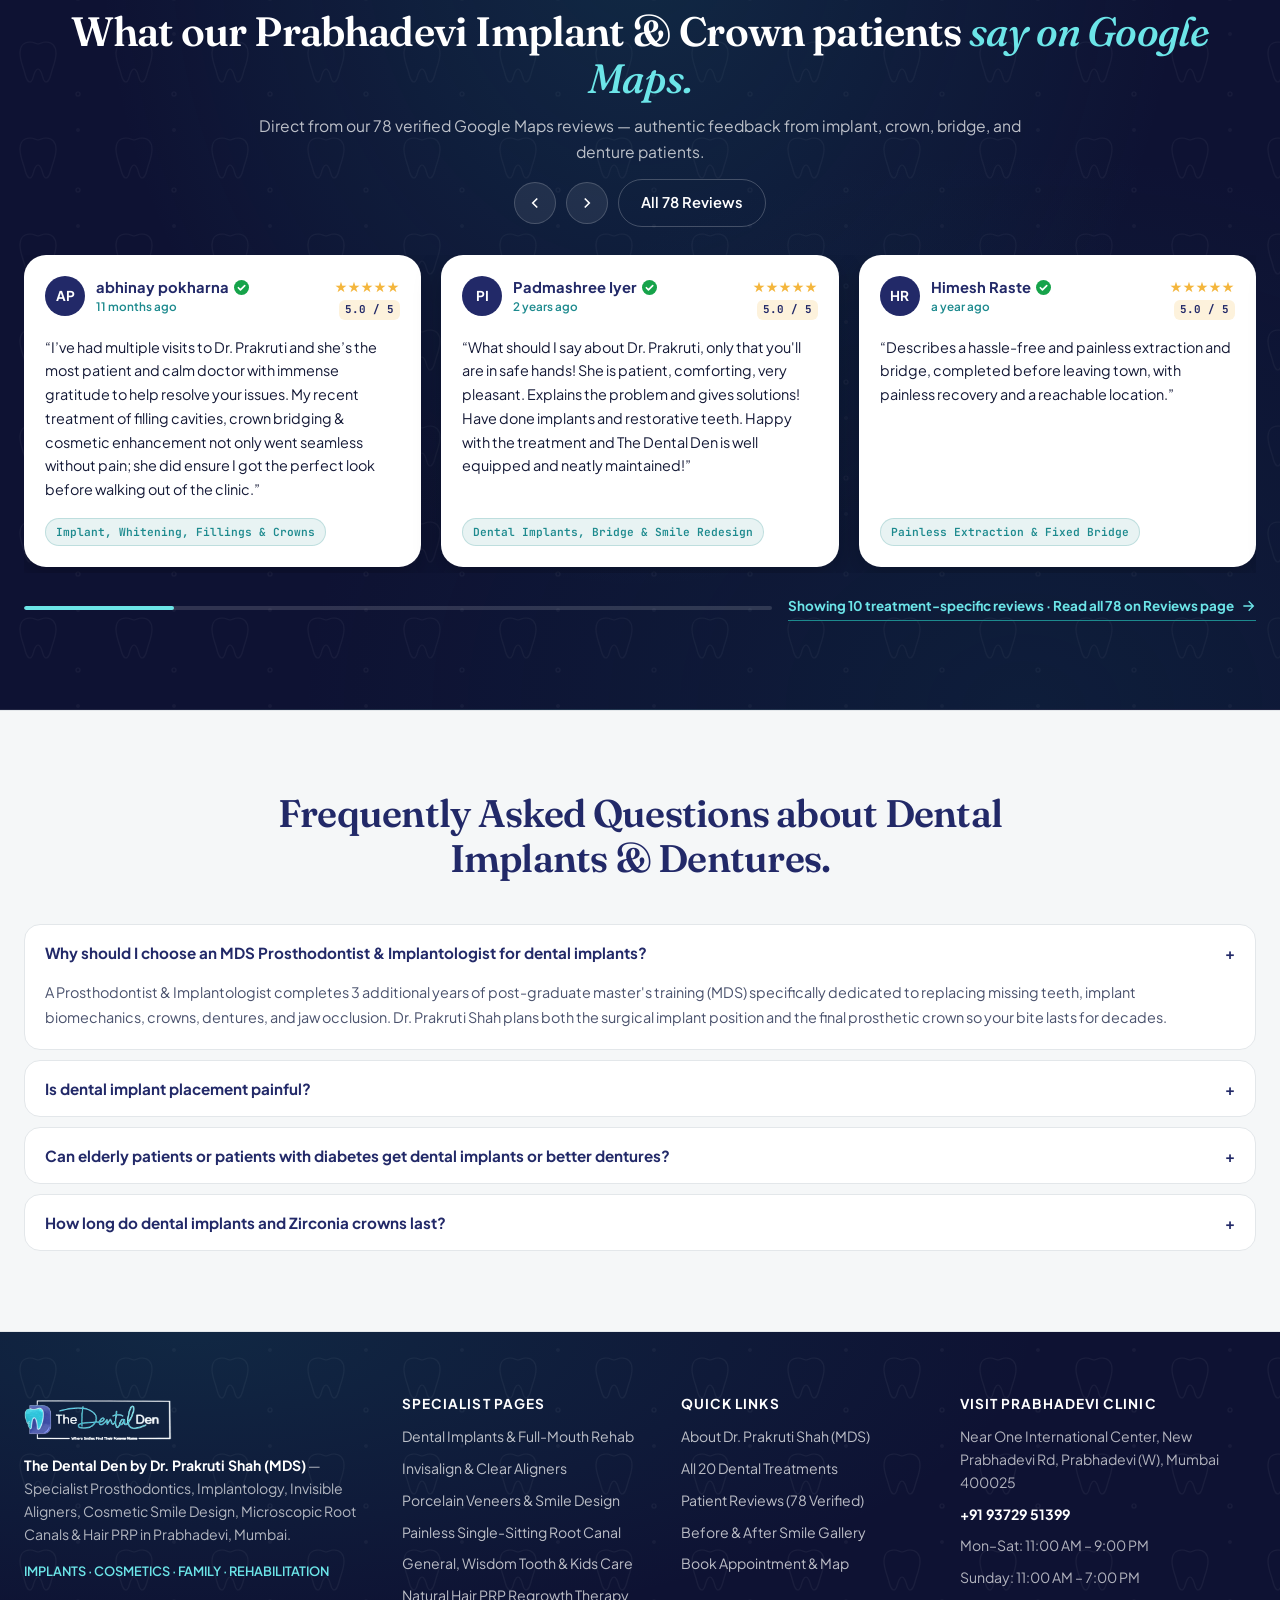
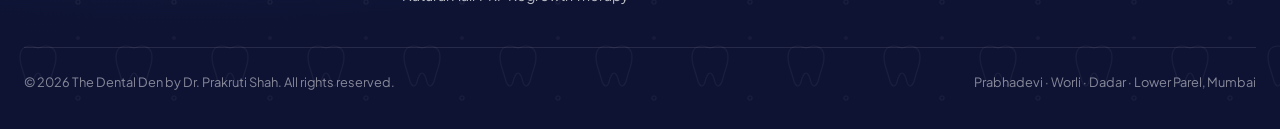
<file: dental-implants.html>
<!DOCTYPE html>
<html lang="en-IN">
<head>
  <meta charset="UTF-8">
  <meta name="viewport" content="width=device-width, initial-scale=1.0">
  <title>Dental Implants &amp; Full Mouth Rehabilitation in Prabhadevi, Mumbai | Dr. Prakruti Shah (MDS)</title>
  <meta name="description" content="Missing one or more teeth? Get specialist Dental Implants, Zirconia Crowns, BPS Dentures &amp; Full Mouth Rehabilitation by Dr. Prakruti Shah (MDS, Prosthodontist &amp; Implantologist) at The Dental Den, Prabhadevi, Mumbai.">
  <link rel="canonical" href="https://thedentalden.in/dental-implants.html">
    <link rel="preconnect" href="https://fonts.googleapis.com">
  <link rel="preconnect" href="https://fonts.gstatic.com" crossorigin>
  <link href="https://fonts.googleapis.com/css2?family=Fraunces:ital,opsz,wght@0,9..144,500;0,9..144,600;0,9..144,700;1,9..144,400;1,9..144,600&family=JetBrains+Mono:wght@500;600&family=Plus+Jakarta+Sans:wght@400;500;600;700&display=swap" rel="stylesheet">
  <link rel="stylesheet" href="assets/styles.css">

  <script type="application/ld+json">
  {
    "@context": "https://schema.org",
    "@graph": [
      {
        "@type": "BreadcrumbList",
        "itemListElement": [
          { "@type": "ListItem", "position": 1, "name": "Home", "item": "https://thedentalden.in/" },
          { "@type": "ListItem", "position": 2, "name": "Treatments", "item": "https://thedentalden.in/treatments.html" },
          { "@type": "ListItem", "position": 3, "name": "Dental Implants & Full Mouth Rehabilitation", "item": "https://thedentalden.in/dental-implants.html" }
        ]
      },
      {
        "@type": "MedicalProcedure",
        "name": "Specialist Dental Implants & Prosthodontic Rehabilitation",
        "procedureType": "https://schema.org/TherapeuticProcedure",
        "bodyLocation": "Jawbone, Teeth & Oral Cavity",
        "description": "Permanent tooth root replacement using biocompatible titanium implants and custom CAD/CAM Zirconia crowns, performed by MDS Prosthodontist & Implantologist Dr. Prakruti Shah in Prabhadevi, Mumbai.",
        "howPerformed": "3D bone assessment, atraumatic local-anaesthesia implant placement, osseointegration healing, and custom Zirconia or E-max prosthetic crown restoration."
      },
      {
        "@type": "FAQPage",
        "mainEntity": [
          {
            "@type": "Question",
            "name": "Why should I choose an MDS Prosthodontist & Implantologist for dental implants?",
            "acceptedAnswer": {
              "@type": "Answer",
              "text": "A Prosthodontist & Implantologist completes 3 additional years of post-graduate master's training (MDS) specifically dedicated to replacing missing teeth, implant biomechanics, crowns, dentures, and jaw occlusion. Dr. Prakruti Shah plans both the surgical implant position and the final prosthetic crown so your bite lasts for decades."
            }
          },
          {
            "@type": "Question",
            "name": "Is dental implant placement painful?",
            "acceptedAnswer": {
              "@type": "Answer",
              "text": "No. Dental implant placement is performed under effective local anaesthesia and is typically gentler than a tooth extraction. Most patients return to routine work in Prabhadevi or Lower Parel the very next day."
            }
          },
          {
            "@type": "Question",
            "name": "How long do dental implants last?",
            "acceptedAnswer": {
              "@type": "Answer",
              "text": "With proper oral hygiene and routine 6-month checkups, biocompatible titanium dental implants integrate permanently with your jawbone and can last 20+ years or a lifetime."
            }
          }
        ]
      }
    ]
  }
  </script>
</head>
<body>

  <!-- B1. Top Utility Bar (Visible on Desktop, Hidden on Mobile < 1024px) -->
  <div class="topbar">
    <div class="container topbar-inner">
      <div class="topbar-items">
        <span class="topbar-item">
          <svg viewBox="0 0 24 24" fill="none" stroke="currentColor" stroke-width="2"><path d="M20 10c0 6-8 12-8 12s-8-6-8-12a8 8 0 0 1 16 0Z"/><circle cx="12" cy="10" r="3"/></svg>
          <span>Near One International Center, Prabhadevi (W), Mumbai 400025</span>
        </span>
        <span class="topbar-item">
          <span class="status-dot"></span>
          <span>Mon–Sat: 11 AM – 9 PM · Sun: 11 AM – 7 PM</span>
        </span>
      </div>
      <div class="topbar-items">
        <a href="reviews.html" class="rating-pill" title="Read Verified Google Reviews">
          <span class="stars">★★★★★</span>
          <span>5.0 ★ · 78 Verified Google Reviews</span>
        </a>
        <a href="tel:+919372951399" class="topbar-item">
          <svg viewBox="0 0 24 24" fill="none" stroke="currentColor" stroke-width="2"><path d="M22 16.92v3a2 2 0 0 1-2.18 2 19.79 19.79 0 0 1-8.63-3.07 19.5 19.5 0 0 1-6-6 19.79 19.79 0 0 1-3.07-8.67A2 2 0 0 1 4.11 2h3a2 2 0 0 1 2 1.72c.127.96.361 1.903.7 2.81a2 2 0 0 1-.45 2.11L8.09 9.91a16 16 0 0 0 6 6l1.27-1.27a2 2 0 0 1 2.11-.45c.907.339 1.85.573 2.81.7A2 2 0 0 1 22 16.92z"/></svg>
          <strong>+91 93729 51399</strong>
        </a>
      </div>
    </div>
  </div>

  <!-- Sticky Header -->
  <header class="site-header">
    <div class="container nav-inner">
      <a href="index.html" class="brand-logo" aria-label="The Dental Den by Dr. Prakruti Shah Home">
        <img src="assets/logo-nav-light.webp" class="logo-for-light" alt="The Dental Den — Where Smiles Find Their Forever Home">
      </a>

      <nav class="nav-links" aria-label="Primary Navigation">
        <a href="index.html" class="nav-link">Home</a>
        <a href="about.html" class="nav-link">About Dr. Prakruti</a>
        <div class="nav-item-dropdown">
          <a href="treatments.html" class="nav-link active" aria-haspopup="true">
            <span>Treatments</span>
            <svg width="13" height="13" viewBox="0 0 24 24" fill="none" stroke="currentColor" stroke-width="2.2"><path d="m6 9 6 6 6-6"/></svg>
          </a>
          <div class="dropdown-menu" role="menu">
            <a href="dental-implants.html" class="dropdown-item">
              <div class="dropdown-icon"><svg viewBox="0 0 24 24" fill="none" stroke="currentColor" stroke-width="2"><path d="M12 2v20M8 6h8M9 12h6M10 18h4"/></svg></div>
              <div><strong>Dental Implants &amp; Rehab</strong><span>3D-guided implants, crowns &amp; bridges</span></div>
            </a>
            <a href="clear-aligners.html" class="dropdown-item">
              <div class="dropdown-icon"><svg viewBox="0 0 24 24" fill="none" stroke="currentColor" stroke-width="2"><rect x="3" y="8" width="18" height="8" rx="4"/></svg></div>
              <div><strong>Invisalign &amp; Clear Aligners</strong><span>Invisible braces &amp; orthodontic care</span></div>
            </a>
            <a href="cosmetic-dentistry.html" class="dropdown-item">
              <div class="dropdown-icon"><svg viewBox="0 0 24 24" fill="none" stroke="currentColor" stroke-width="2"><path d="m12 3 1.9 5.8a2 2 0 0 0 1.3 1.3L21 12l-5.8 1.9a2 2 0 0 0-1.3 1.3L12 21l-1.9-5.8a2 2 0 0 0-1.3-1.3L3 12l5.8-1.9a2 2 0 0 0 1.3-1.3Z"/></svg></div>
              <div><strong>Cosmetic &amp; Smile Design</strong><span>Porcelain veneers, laminates &amp; whitening</span></div>
            </a>
            <a href="root-canal-treatment.html" class="dropdown-item">
              <div class="dropdown-icon"><svg viewBox="0 0 24 24" fill="none" stroke="currentColor" stroke-width="2"><path d="M12 22s8-4 8-10V5l-8-3-8 3v7c0 6 8 10 8 10z"/></svg></div>
              <div><strong>Painless Root Canal (RCT)</strong><span>Single-sitting microscopic endodontics</span></div>
            </a>
            <a href="general-dentistry.html" class="dropdown-item">
              <div class="dropdown-icon"><svg viewBox="0 0 24 24" fill="none" stroke="currentColor" stroke-width="2"><circle cx="12" cy="12" r="9"/><path d="M9 12l2 2 4-4"/></svg></div>
              <div><strong>General &amp; Kids Dentistry</strong><span>Scaling, fillings, wisdom tooth &amp; kids care</span></div>
            </a>
            <a href="hair-prp.html" class="dropdown-item">
              <div class="dropdown-icon"><svg viewBox="0 0 24 24" fill="none" stroke="currentColor" stroke-width="2"><path d="M12 2.69l5.66 5.66a8 8 0 1 1-11.31 0z"/></svg></div>
              <div><strong>Hair PRP Therapy</strong><span>Natural platelet-rich plasma hair regrowth</span></div>
            </a>
          </div>
        </div>
        <a href="hair-prp.html" class="nav-link">Hair PRP</a>
        <a href="reviews.html" class="nav-link">Reviews</a>
        <a href="contact.html" class="nav-link">Contact</a>
      </nav>

      <div class="nav-actions">
        <a href="tel:+919372951399" class="nav-phone-btn">
          <svg viewBox="0 0 24 24" fill="none" stroke="currentColor" stroke-width="2"><path d="M22 16.92v3a2 2 0 0 1-2.18 2 19.79 19.79 0 0 1-8.63-3.07 19.5 19.5 0 0 1-6-6 19.79 19.79 0 0 1-3.07-8.67A2 2 0 0 1 4.11 2h3a2 2 0 0 1 2 1.72c.127.96.361 1.903.7 2.81a2 2 0 0 1-.45 2.11L8.09 9.91a16 16 0 0 0 6 6l1.27-1.27a2 2 0 0 1 2.11-.45c.907.339 1.85.573 2.81.7A2 2 0 0 1 22 16.92z"/></svg>
          <span>+91 93729 51399</span>
        </a>
        <button type="button" class="btn btn-primary" data-open-booking="true">
          <span>Book Consultation</span>
        </button>
        <button class="mobile-menu-btn" id="mobileMenuBtn" aria-label="Open navigation menu" aria-expanded="false">
          <svg viewBox="0 0 24 24" fill="none" stroke="currentColor" stroke-width="2"><line x1="3" y1="6" x2="21" y2="6"/><line x1="3" y1="12" x2="21" y2="12"/><line x1="3" y1="18" x2="21" y2="18"/></svg>
        </button>
      </div>
    </div>
  </header>

  <!-- B5. Mobile Drawer (Automatically populated & enhanced by main.js) -->
  <div class="mobile-drawer" id="mobileDrawer" aria-hidden="true">
    <div class="mobile-drawer-panel"></div>
  </div>

  <main>
    <section class="page-hero">
      <div class="wrap">
        <nav class="breadcrumb" aria-label="Breadcrumb">
          <a href="index.html">Home</a> <span>›</span> <a href="treatments.html">Treatments</a> <span>›</span> <span>Dental Implants &amp; Rehabilitation</span>
        </nav>
        <h1>Specialist Dental Implants &amp; Rehabilitation <span class="serif">in Prabhadevi, Mumbai.</span></h1>
        <p class="lead">Permanent tooth replacement, Zirconia crowns &amp; full-mouth rehabilitation by <strong>Dr. Prakruti Shah (MDS, Prosthodontist &amp; Implantologist)</strong>.</p>
      </div>
    </section>

    <!-- WHY MDS PROSTHODONTIST -->
    <section class="blk">
      <div class="wrap doc-grid">
        <div>
          <span class="eyebrow">The MDS Specialist Advantage</span>
          <h2 class="h2">Why trust an MDS Prosthodontist &amp; Implantologist <span class="serif">with your missing teeth?</span></h2>
          <p style="color:var(--ink-2);margin:14px 0">
            A dental implant is not just a titanium screw in the bone — its long-term success depends on how accurately the crown on top distributes chewing forces across your jaw. As an <strong>MDS Prosthodontist &amp; Implantologist</strong>, Dr. Prakruti Shah has specialized master's training in both implant surgery and prosthetic crown engineering.
          </p>
          <div class="doc-creds">
            <div class="cred-row">
              <div class="cred-ico">01</div>
              <div>
                <h4>Prosthetically Driven Implant Placement</h4>
                <p>Every implant is positioned based on the exact angle and bite of your future crown, preventing screw loosening, food trapping, or bone loss.</p>
              </div>
            </div>
            <div class="cred-row">
              <div class="cred-ico">02</div>
              <div>
                <h4>Zero Damage to Adjacent Healthy Teeth</h4>
                <p>Unlike traditional tooth-supported bridges, a single dental implant replaces your missing tooth without grinding down healthy neighbouring teeth.</p>
              </div>
            </div>
            <div class="cred-row">
              <div class="cred-ico">03</div>
              <div>
                <h4>Biocompatible Titanium &amp; Metal-Free Zirconia</h4>
                <p>We use globally trusted FDA/CE-certified implant systems paired with lifelike, high-translucency CAD/CAM Zirconia crowns.</p>
              </div>
            </div>
          </div>
          <div class="hero-ctas" style="margin-top:24px">
            <a class="btn btn-primary" href="contact.html"><span>Book Implant Assessment</span></a>
            <a class="btn btn-wa" href="https://wa.me/919372951399?text=Hello%20Dr.%20Prakruti%2C%20I%20would%20like%20to%20enquire%20about%20Dental%20Implants%20at%20The%20Dental%20Den." target="_blank" rel="noopener">WhatsApp Dr. Prakruti</a>
          </div>
        </div>

        <aside class="glance-card" aria-label="Dental Implants at a glance">
          <div class="glance-head">
            <span class="glance-icon" aria-hidden="true"><svg viewBox="0 0 24 24" fill="none" stroke="currentColor" stroke-width="2"><path d="M9 11l3 3 8-8"/><path d="M20 12v7a2 2 0 0 1-2 2H6a2 2 0 0 1-2-2V5a2 2 0 0 1 2-2h9"/></svg></span>
            <div><small>Treatment at a glance</small><h3>Dental Implants</h3></div>
          </div>
          <dl class="glance-list">
            <div><dt>Visits</dt><dd>2–3 visits</dd></div>
            <div><dt>Time per implant</dt><dd>30–60 minutes</dd></div>
            <div><dt>Comfort</dt><dd>Local anaesthesia · keyhole technique</dd></div>
            <div><dt>Lifespan</dt><dd>20+ years, often lifelong</dd></div>
            <div><dt>Planning</dt><dd>3D digital scan &amp; guided placement</dd></div>
          </dl>
          <p class="glance-foot">Planned and restored by Dr. Prakruti Shah (MDS, Prosthodontist &amp; Implantologist)</p>
        </aside>
      </div>
    </section>

    <!-- ALL 6 PROSTHODONTIC SERVICES -->
    <section class="blk alt">
      <div class="wrap">
        <div class="sec-head">
          <div>
            <span class="eyebrow">Comprehensive Tooth Replacement</span>
            <h2 class="h2">6 Prosthodontic &amp; Implant solutions <span class="serif">tailored to your jaw.</span></h2>
          </div>
          <p class="lead">Whether you are missing a single tooth, multiple back molars, or require complete upper and lower arch restoration, we design a predictable solution.</p>
        </div>

        <div class="treat-grid">
          <article class="treat-card" id="single-implants">
            <div class="tc-top"><div class="tc-ico">01</div><span class="tc-tag">Most Popular</span></div>
            <h3>Single &amp; Multiple Dental Implants</h3>
            <p>Standalone titanium root replacements topped with custom-shaded Zirconia crowns that look, feel, and chew just like your natural teeth.</p>
            <a class="tc-link" href="contact.html">Enquire About Single Implants →</a>
          </article>

          <article class="treat-card" id="fmr">
            <div class="tc-top"><div class="tc-ico">02</div><span class="tc-tag">Full Arch Restoration</span></div>
            <h3>Full Mouth Rehabilitation &amp; All-on-4 / All-on-6</h3>
            <p>Fixed full-arch implant bridges and complete occlusal rehabilitation for patients with severely worn, mobile, or completely missing teeth.</p>
            <a class="tc-link" href="contact.html">Book Full-Mouth Evaluation →</a>
          </article>

          <article class="treat-card" id="crowns">
            <div class="tc-top"><div class="tc-ico">03</div><span class="tc-tag">CAD/CAM Restorations</span></div>
            <h3>Crowns &amp; Bridges (Zirconia &amp; E-Max)</h3>
            <p>Precision-fitted monolithic Zirconia, layered ceramic, and E-max crowns to protect root-canal-treated teeth or bridge missing tooth spaces.</p>
            <a class="tc-link" href="contact.html">Enquire About Crowns →</a>
          </article>

          <article class="treat-card" id="dentures">
            <div class="tc-top"><div class="tc-ico">04</div><span class="tc-tag">Removable &amp; Fixed-Removable</span></div>
            <h3>Complete &amp; Partial Dentures</h3>
            <p>High-suction BPS complete dentures, lightweight flexible partial dentures, and snap-on implant-retained overdentures that never slip while speaking or eating.</p>
            <a class="tc-link" href="contact.html">Book Denture Consultation →</a>
          </article>

          <article class="treat-card" id="maxillofacial">
            <div class="tc-top"><div class="tc-ico">05</div><span class="tc-tag">Super-Speciality Prosthetics</span></div>
            <h3>Maxillofacial Prosthetics</h3>
            <p>Specialized obturators and intraoral/extraoral prostheses crafted by MDS Prosthodontist Dr. Prakruti Shah to restore speech, swallowing, and facial contour.</p>
            <a class="tc-link" href="contact.html">Schedule Specialist Consult →</a>
          </article>

          <article class="treat-card">
            <div class="tc-top"><div class="tc-ico">06</div><span class="tc-tag">Guided Bone Support</span></div>
            <h3>Sinus Lift &amp; Bone Grafting</h3>
            <p>Safe bone augmentation and socket preservation procedures for patients who have been missing teeth for years and have reduced jawbone volume.</p>
            <a class="tc-link" href="contact.html">Check Bone Eligibility →</a>
          </article>
        </div>
      </div>
    </section>

    <!-- STEP BY STEP PROCESS & COMPARISON TABLE -->
    <section class="blk">
      <div class="wrap">
        <div class="sec-head">
          <div>
            <span class="eyebrow">Step-by-Step Clinical Journey</span>
            <h2 class="h2">How Dental Implant treatment works <span class="serif">at The Dental Den.</span></h2>
          </div>
        </div>

        <div class="process-steps">
          <div class="step-card">
            <span class="step-num">STEP 01</span>
            <h4>Digital X-Ray &amp; 3D CBCT Planning</h4>
            <p>Dr. Prakruti Shah evaluates your bone density, gum health, and bite alignment to map exact implant dimensions before touching a tooth.</p>
          </div>
          <div class="step-card">
            <span class="step-num">STEP 02</span>
            <h4>Painless Keyhole Implant Placement</h4>
            <p>Under gentle local anaesthesia, the titanium implant is placed precisely into the jawbone in 30–45 minutes with minimal discomfort.</p>
          </div>
          <div class="step-card">
            <span class="step-num">STEP 03</span>
            <h4>Osseointegration (Bone Bonding)</h4>
            <p>Over 8–12 weeks (or immediately in eligible immediate-load cases), your natural bone fuses solidly around the implant surface.</p>
          </div>
          <div class="step-card">
            <span class="step-num">STEP 04</span>
            <h4>Custom CAD/CAM Zirconia Crown</h4>
            <p>A digital impression is taken and your custom-shaded Zirconia crown is torqued onto the implant — restoring 100% natural chewing power.</p>
          </div>
        </div>

        <h3 style="font-size:22px;margin:48px 0 12px">Dental Implant vs. Dental Bridge vs. Removable Denture</h3>
        <div class="compare-table-wrap">
          <table class="compare-table">
            <thead>
              <tr>
                <th>Clinical Feature</th>
                <th>Dental Implant (Recommended)</th>
                <th>Fixed Tooth Bridge</th>
                <th>Removable Denture</th>
              </tr>
            </thead>
            <tbody>
              <tr>
                <td><strong>Effect on Adjacent Teeth</strong></td>
                <td>Preserves 100% of adjacent natural teeth</td>
                <td>Requires trimming 2 healthy adjacent teeth</td>
                <td>Metal/acrylic clasps may stress adjacent teeth</td>
              </tr>
              <tr>
                <td><strong>Jawbone Preservation</strong></td>
                <td>Stimulates bone &amp; prevents facial shrinkage</td>
                <td>Bone underneath missing tooth slowly resorbs</td>
                <td>Accelerates jawbone resorption over time</td>
              </tr>
              <tr>
                <td><strong>Chewing Power &amp; Feel</strong></td>
                <td>95–100% natural tooth chewing strength</td>
                <td>80–85% chewing efficiency</td>
                <td>30–50% chewing efficiency; can move slightly</td>
              </tr>
              <tr>
                <td><strong>Expected Lifespan</strong></td>
                <td>20+ Years to Lifetime with routine care</td>
                <td>8–12 Years before replacement may be needed</td>
                <td>5–7 Years (requires periodic relining)</td>
              </tr>
            </tbody>
          </table>
        </div>
      </div>
    </section>

        <!-- Treatment-Specific Verified Google Reviews Carousel (Homepage Layout: 3 Desktop / 1+Peek Mobile) -->
    <section class="section section-dark treatment-reviews-sec" id="reviews">
      <div class="container">
        <div class="section-header-split reveal">
          <div>
            <span class="eyebrow">Verified Implant, Crown & Bridge Reviews · 10 Patients</span>
            <h2 class="section-title">What our Prabhadevi Implant &amp; Crown patients <em>say on Google Maps.</em></h2>
            <p class="section-sub">Direct from our 78 verified Google Maps reviews — authentic feedback from implant, crown, bridge, and denture patients.</p>
          </div>
          <div class="reviews-controls">
            <button type="button" class="carousel-btn" id="reviewsPrevBtn" data-carousel-prev aria-label="Previous review">
              <svg viewBox="0 0 24 24" fill="none" stroke="currentColor" stroke-width="2.2"><path d="m15 18-6-6 6-6"/></svg>
            </button>
            <button type="button" class="carousel-btn" id="reviewsNextBtn" data-carousel-next aria-label="Next review">
              <svg viewBox="0 0 24 24" fill="none" stroke="currentColor" stroke-width="2.2"><path d="m9 18 6-6-6-6"/></svg>
            </button>
            <a href="reviews.html" class="btn btn-ghost">
              <span>All 78 Reviews</span>
            </a>
          </div>
        </div>

        <div class="reviews-carousel-track" id="reviewsCarouselTrack">
          <article class="review-card" data-review-id="6" data-categories="implants cosmetic general" data-stars="5">
            <div class="review-head">
              <div class="reviewer-meta">
                <div class="reviewer-avatar">AP</div>
                <div>
                  <div class="reviewer-name"><span class="reviewer-name-text">abhinay pokharna</span></div>
                  <div class="reviewer-badge"><span class="rev-time-pill">11 months ago</span></div>
                </div>
              </div>
              <div class="review-rating-col" aria-label="5 out of 5 stars">
                <div class="review-stars">★★★★★</div>
                <span class="review-star-num">5.0 / 5</span>
              </div>
            </div>
            <p class="review-quote">“I’ve had multiple visits to Dr. Prakruti and she’s the most patient and calm doctor with immense gratitude to help resolve your issues. My recent treatment of filling cavities, crown bridging &amp; cosmetic enhancement not only went seamless without pain; she did ensure I got the perfect look before walking out of the clinic.”</p>
            <span class="review-tag">Implant, Whitening, Fillings &amp; Crowns</span>
          </article>

          <article class="review-card" data-review-id="7" data-categories="implants cosmetic" data-stars="5">
            <div class="review-head">
              <div class="reviewer-meta">
                <div class="reviewer-avatar">PI</div>
                <div>
                  <div class="reviewer-name"><span class="reviewer-name-text">Padmashree Iyer</span></div>
                  <div class="reviewer-badge"><span class="rev-time-pill">2 years ago</span></div>
                </div>
              </div>
              <div class="review-rating-col" aria-label="5 out of 5 stars">
                <div class="review-stars">★★★★★</div>
                <span class="review-star-num">5.0 / 5</span>
              </div>
            </div>
            <p class="review-quote">“What should I say about Dr. Prakruti, only that you&#x27;ll are in safe hands! She is patient, comforting, very pleasant. Explains the problem and gives solutions! Have done implants and restorative teeth. Happy with the treatment and The Dental Den is well equipped and neatly maintained!”</p>
            <span class="review-tag">Dental Implants, Bridge &amp; Smile Redesign</span>
          </article>

          <article class="review-card" data-review-id="11" data-categories="implants general" data-stars="5">
            <div class="review-head">
              <div class="reviewer-meta">
                <div class="reviewer-avatar">HR</div>
                <div>
                  <div class="reviewer-name"><span class="reviewer-name-text">Himesh Raste</span></div>
                  <div class="reviewer-badge"><span class="rev-time-pill">a year ago</span></div>
                </div>
              </div>
              <div class="review-rating-col" aria-label="5 out of 5 stars">
                <div class="review-stars">★★★★★</div>
                <span class="review-star-num">5.0 / 5</span>
              </div>
            </div>
            <p class="review-quote">“Describes a hassle-free and painless extraction and bridge, completed before leaving town, with painless recovery and a reachable location.”</p>
            <span class="review-tag">Painless Extraction &amp; Fixed Bridge</span>
          </article>

          <article class="review-card" data-review-id="16" data-categories="rct implants" data-stars="5">
            <div class="review-head">
              <div class="reviewer-meta">
                <div class="reviewer-avatar">SV</div>
                <div>
                  <div class="reviewer-name"><span class="reviewer-name-text">Shailesh Vaviya</span></div>
                  <div class="reviewer-badge"><span class="rev-time-pill">2 years ago</span></div>
                </div>
              </div>
              <div class="review-rating-col" aria-label="5 out of 5 stars">
                <div class="review-stars">★★★★★</div>
                <span class="review-star-num">5.0 / 5</span>
              </div>
            </div>
            <p class="review-quote">“Describes root canal and cap work done seamlessly, a kind and skilled doctor, and a long-standing issue finally resolved.”</p>
            <span class="review-tag">Root Canal &amp; Custom Cap / Crown</span>
          </article>

          <article class="review-card" data-review-id="17" data-categories="implants" data-stars="5">
            <div class="review-head">
              <div class="reviewer-meta">
                <div class="reviewer-avatar">DD</div>
                <div>
                  <div class="reviewer-name"><span class="reviewer-name-text">Dipti Dani</span></div>
                  <div class="reviewer-badge"><span class="rev-time-pill">a year ago</span></div>
                </div>
              </div>
              <div class="review-rating-col" aria-label="5 out of 5 stars">
                <div class="review-stars">★★★★★</div>
                <span class="review-star-num">5.0 / 5</span>
              </div>
            </div>
            <p class="review-quote">“Describes a super smooth implant process, supportive care, and a full explanation of the process.”</p>
            <span class="review-tag">Smooth Dental Implant Procedure</span>
          </article>

          <article class="review-card" data-review-id="19" data-categories="implants cosmetic" data-stars="5">
            <div class="review-head">
              <div class="reviewer-meta">
                <div class="reviewer-avatar">DV</div>
                <div>
                  <div class="reviewer-name"><span class="reviewer-name-text">Dhruv Vaviya</span></div>
                  <div class="reviewer-badge"><span class="rev-time-pill">2 years ago</span></div>
                </div>
              </div>
              <div class="review-rating-col" aria-label="5 out of 5 stars">
                <div class="review-stars">★★★★★</div>
                <span class="review-star-num">5.0 / 5</span>
              </div>
            </div>
            <p class="review-quote">“Describes teeth in very bad condition at first, then a natural-looking bridge and restored confidence to smile and talk.”</p>
            <span class="review-tag">Natural-Looking Bridge &amp; Smile Confidence</span>
          </article>

          <article class="review-card" data-review-id="23" data-categories="rct implants" data-stars="5">
            <div class="review-head">
              <div class="reviewer-meta">
                <div class="reviewer-avatar">SS</div>
                <div>
                  <div class="reviewer-name"><span class="reviewer-name-text">Simran Sahetia</span></div>
                  <div class="reviewer-badge"><span class="rev-time-pill">2 years ago</span></div>
                </div>
              </div>
              <div class="review-rating-col" aria-label="5 out of 5 stars">
                <div class="review-stars">★★★★★</div>
                <span class="review-star-num">5.0 / 5</span>
              </div>
            </div>
            <p class="review-quote">“Describes a painless root canal, a natural-looking cap, clear treatment options, and losing a fear of dentists.”</p>
            <span class="review-tag">Painless Root Canal &amp; Natural-Looking Cap</span>
          </article>

          <article class="review-card" data-review-id="28" data-categories="implants" data-stars="5">
            <div class="review-head">
              <div class="reviewer-meta">
                <div class="reviewer-avatar">GL</div>
                <div>
                  <div class="reviewer-name"><span class="reviewer-name-text">Ganesh Latke</span></div>
                  <div class="reviewer-badge"><span class="rev-time-pill">2 years ago</span></div>
                </div>
              </div>
              <div class="review-rating-col" aria-label="5 out of 5 stars">
                <div class="review-stars">★★★★★</div>
                <span class="review-star-num">5.0 / 5</span>
              </div>
            </div>
            <p class="review-quote">“Describes painless implant surgery with a great outcome, and being able to chew on both sides again after many years.”</p>
            <span class="review-tag">Painless Dental Implant Surgery</span>
          </article>

          <article class="review-card" data-review-id="32" data-categories="implants" data-stars="5">
            <div class="review-head">
              <div class="reviewer-meta">
                <div class="reviewer-avatar">VP</div>
                <div>
                  <div class="reviewer-name"><span class="reviewer-name-text">Vinay Pokharna</span></div>
                  <div class="reviewer-badge"><span class="rev-time-pill">2 years ago</span></div>
                </div>
              </div>
              <div class="review-rating-col" aria-label="5 out of 5 stars">
                <div class="review-stars">★★★★★</div>
                <span class="review-star-num">5.0 / 5</span>
              </div>
            </div>
            <p class="review-quote">“Notes finding a specialist for his mother&#x27;s dentures and being very happy with the result.”</p>
            <span class="review-tag">Specialist Complete Dentures for Senior</span>
          </article>

          <article class="review-card" data-review-id="42" data-categories="rct implants" data-stars="5">
            <div class="review-head">
              <div class="reviewer-meta">
                <div class="reviewer-avatar">SS</div>
                <div>
                  <div class="reviewer-name"><span class="reviewer-name-text">sunit shah</span></div>
                  <div class="reviewer-badge"><span class="rev-time-pill">2 years ago</span></div>
                </div>
              </div>
              <div class="review-rating-col" aria-label="5 out of 5 stars">
                <div class="review-stars">★★★★★</div>
                <span class="review-star-num">5.0 / 5</span>
              </div>
            </div>
            <p class="review-quote">“Describes an extremely smooth root canal and crown procedure, with great ambience and experience.”</p>
            <span class="review-tag">Smooth Root Canal &amp; Custom Crown</span>
          </article>
        </div>

        <div class="carousel-progress-wrap">
          <div class="carousel-progress-bar" aria-hidden="true">
            <div class="carousel-progress-fill" id="reviewsProgressFill"></div>
          </div>
          <a href="reviews.html" class="link-editorial">
            <span>Showing 10 treatment-specific reviews · Read all 78 on Reviews page</span>
            <svg viewBox="0 0 24 24" fill="none" stroke="currentColor" stroke-width="2"><path d="M5 12h14M13 5l7 7-7 7"/></svg>
          </a>
        </div>
      </div>
    </section>

    <!-- FAQ -->
    <section class="blk alt">
      <div class="wrap">
        <div class="sec-head">
          <div>
            <span class="eyebrow">Patient Questions Answered</span>
            <h2 class="h2">Frequently Asked Questions about <span class="serif">Dental Implants &amp; Dentures.</span></h2>
          </div>
        </div>

        <div class="faq-list">
          <div class="faq-item open">
            <button class="faq-q">Why should I choose an MDS Prosthodontist &amp; Implantologist for dental implants? <span class="plus">+</span></button>
            <div class="faq-a">A Prosthodontist &amp; Implantologist completes 3 additional years of post-graduate master's training (MDS) specifically dedicated to replacing missing teeth, implant biomechanics, crowns, dentures, and jaw occlusion. Dr. Prakruti Shah plans both the surgical implant position and the final prosthetic crown so your bite lasts for decades.</div>
          </div>
          <div class="faq-item">
            <button class="faq-q">Is dental implant placement painful? <span class="plus">+</span></button>
            <div class="faq-a">No. Dental implant placement is performed under effective local anaesthesia and is typically gentler than a simple tooth extraction. Most patients return to routine work in Prabhadevi or Lower Parel the very next day.</div>
          </div>
          <div class="faq-item">
            <button class="faq-q">Can elderly patients or patients with diabetes get dental implants or better dentures? <span class="plus">+</span></button>
            <div class="faq-a">Yes! Age is not a barrier to dental implants as long as medical conditions like diabetes or hypertension are well-controlled. For senior citizens who prefer a minimally invasive upgrade, we also offer 2-implant overdentures and high-suction BPS dentures that stay firmly in place while eating.</div>
          </div>
          <div class="faq-item">
            <button class="faq-q">How long do dental implants and Zirconia crowns last? <span class="plus">+</span></button>
            <div class="faq-a">With proper brushing, flossing, and routine 6-month professional cleanings, biocompatible titanium dental implants integrate permanently with your jawbone and can last 20+ years or a lifetime.</div>
          </div>
        </div>
      </div>
    </section>
  </main>

  <!-- Footer -->
  <footer class="site-footer">
    <div class="container">
      <div class="footer-grid">
        <div class="footer-col">
          <a href="index.html" class="brand-logo" style="margin-bottom:14px;">
            <img src="assets/logo-nav-dark.webp" alt="The Dental Den Logo" style="height:44px;width:auto;">
          </a>
          <p style="font-size:0.88rem;line-height:1.65;margin-bottom:14px;">
            <strong>The Dental Den by Dr. Prakruti Shah (MDS)</strong> — Specialist Prosthodontics, Implantology, Invisible Aligners, Cosmetic Smile Design, Microscopic Root Canals &amp; Hair PRP in Prabhadevi, Mumbai.
          </p>
          <p style="font-size:0.8rem;color:var(--teal);font-weight:600;">
            IMPLANTS · COSMETICS · FAMILY · REHABILITATION
          </p>
        </div>

        <div class="footer-col">
          <h4>Specialist Pages</h4>
          <div class="footer-links">
            <a href="dental-implants.html">Dental Implants &amp; Full-Mouth Rehab</a>
            <a href="clear-aligners.html">Invisalign &amp; Clear Aligners</a>
            <a href="cosmetic-dentistry.html">Porcelain Veneers &amp; Smile Design</a>
            <a href="root-canal-treatment.html">Painless Single-Sitting Root Canal</a>
            <a href="general-dentistry.html">General, Wisdom Tooth &amp; Kids Care</a>
            <a href="hair-prp.html">Natural Hair PRP Regrowth Therapy</a>
          </div>
        </div>

        <div class="footer-col">
          <h4>Quick Links</h4>
          <div class="footer-links">
            <a href="about.html">About Dr. Prakruti Shah (MDS)</a>
            <a href="treatments.html">All 20 Dental Treatments</a>
            <a href="reviews.html">Patient Reviews (78 Verified)</a>
            <a href="#smile-results">Before &amp; After Smile Gallery</a>
            <a href="contact.html">Book Appointment &amp; Map</a>
          </div>
        </div>

        <div class="footer-col">
          <h4>Visit Prabhadevi Clinic</h4>
          <div class="footer-links">
            <span>Near One International Center, New Prabhadevi Rd, Prabhadevi (W), Mumbai 400025</span>
            <a href="tel:+919372951399" style="font-weight:700;color:#FFFFFF;">+91 93729 51399</a>
            <span>Mon–Sat: 11:00 AM – 9:00 PM</span>
            <span>Sunday: 11:00 AM – 7:00 PM</span>
          </div>
        </div>
      </div>

      <div class="footer-bottom">
        <span>© 2026 The Dental Den by Dr. Prakruti Shah. All rights reserved.</span>
        <span>Prabhadevi · Worli · Dadar · Lower Parel, Mumbai</span>
      </div>
    </div>
  </footer>

  <!-- B2. Floating Rounded Mobile Bottom Dock (Option 3) -->
  <nav class="mobile-bottom-bar" aria-label="Quick Mobile Actions">
    <a href="tel:+919372951399" class="mob-tab">
      <svg viewBox="0 0 24 24" fill="none" stroke="currentColor" stroke-width="2"><path d="M22 16.92v3a2 2 0 0 1-2.18 2 19.79 19.79 0 0 1-8.63-3.07 19.5 19.5 0 0 1-6-6 19.79 19.79 0 0 1-3.07-8.67A2 2 0 0 1 4.11 2h3a2 2 0 0 1 2 1.72c.127.96.361 1.903.7 2.81a2 2 0 0 1-.45 2.11L8.09 9.91a16 16 0 0 0 6 6l1.27-1.27a2 2 0 0 1 2.11-.45c.907.339 1.85.573 2.81.7A2 2 0 0 1 22 16.92z"/></svg>
      <span>Call</span>
    </a>
    <a href="https://wa.me/919372951399?text=Hi%20Dr.%20Prakruti%2C%20I%20would%20like%20to%20book%20an%20appointment%20at%20The%20Dental%20Den." target="_blank" rel="noopener" class="mob-tab">
      <svg viewBox="0 0 24 24" fill="none" stroke="currentColor" stroke-width="2"><path d="M21 11.5a8.38 8.38 0 0 1-.9 3.8 8.5 8.5 0 0 1-7.6 4.7 8.38 8.38 0 0 1-3.8-.9L3 21l1.9-5.7a8.38 8.38 0 0 1-.9-3.8 8.5 8.5 0 0 1 4.7-7.6 8.38 8.38 0 0 1 3.8-.9h.5a8.48 8.48 0 0 1 8 8v.5z"/></svg>
      <span>WhatsApp</span>
    </a>
    <a href="https://maps.app.goo.gl/qgpQpd8vG98as5N77" target="_blank" rel="noopener" class="mob-tab">
      <svg viewBox="0 0 24 24" fill="none" stroke="currentColor" stroke-width="2"><path d="M20 10c0 6-8 12-8 12s-8-6-8-12a8 8 0 0 1 16 0Z"/><circle cx="12" cy="10" r="3"/></svg>
      <span>Map</span>
    </a>
    <a href="#contact" class="mob-tab primary" data-open-booking="true">
      <svg viewBox="0 0 24 24" fill="none" stroke="currentColor" stroke-width="2"><rect x="3" y="4" width="18" height="18" rx="2"/><path d="M16 2v4M8 2v4M3 10h18"/></svg>
      <span>Book Visit</span>
    </a>
  </nav>

  <script src="assets/main.js"></script>
</body>
</html>
</file>
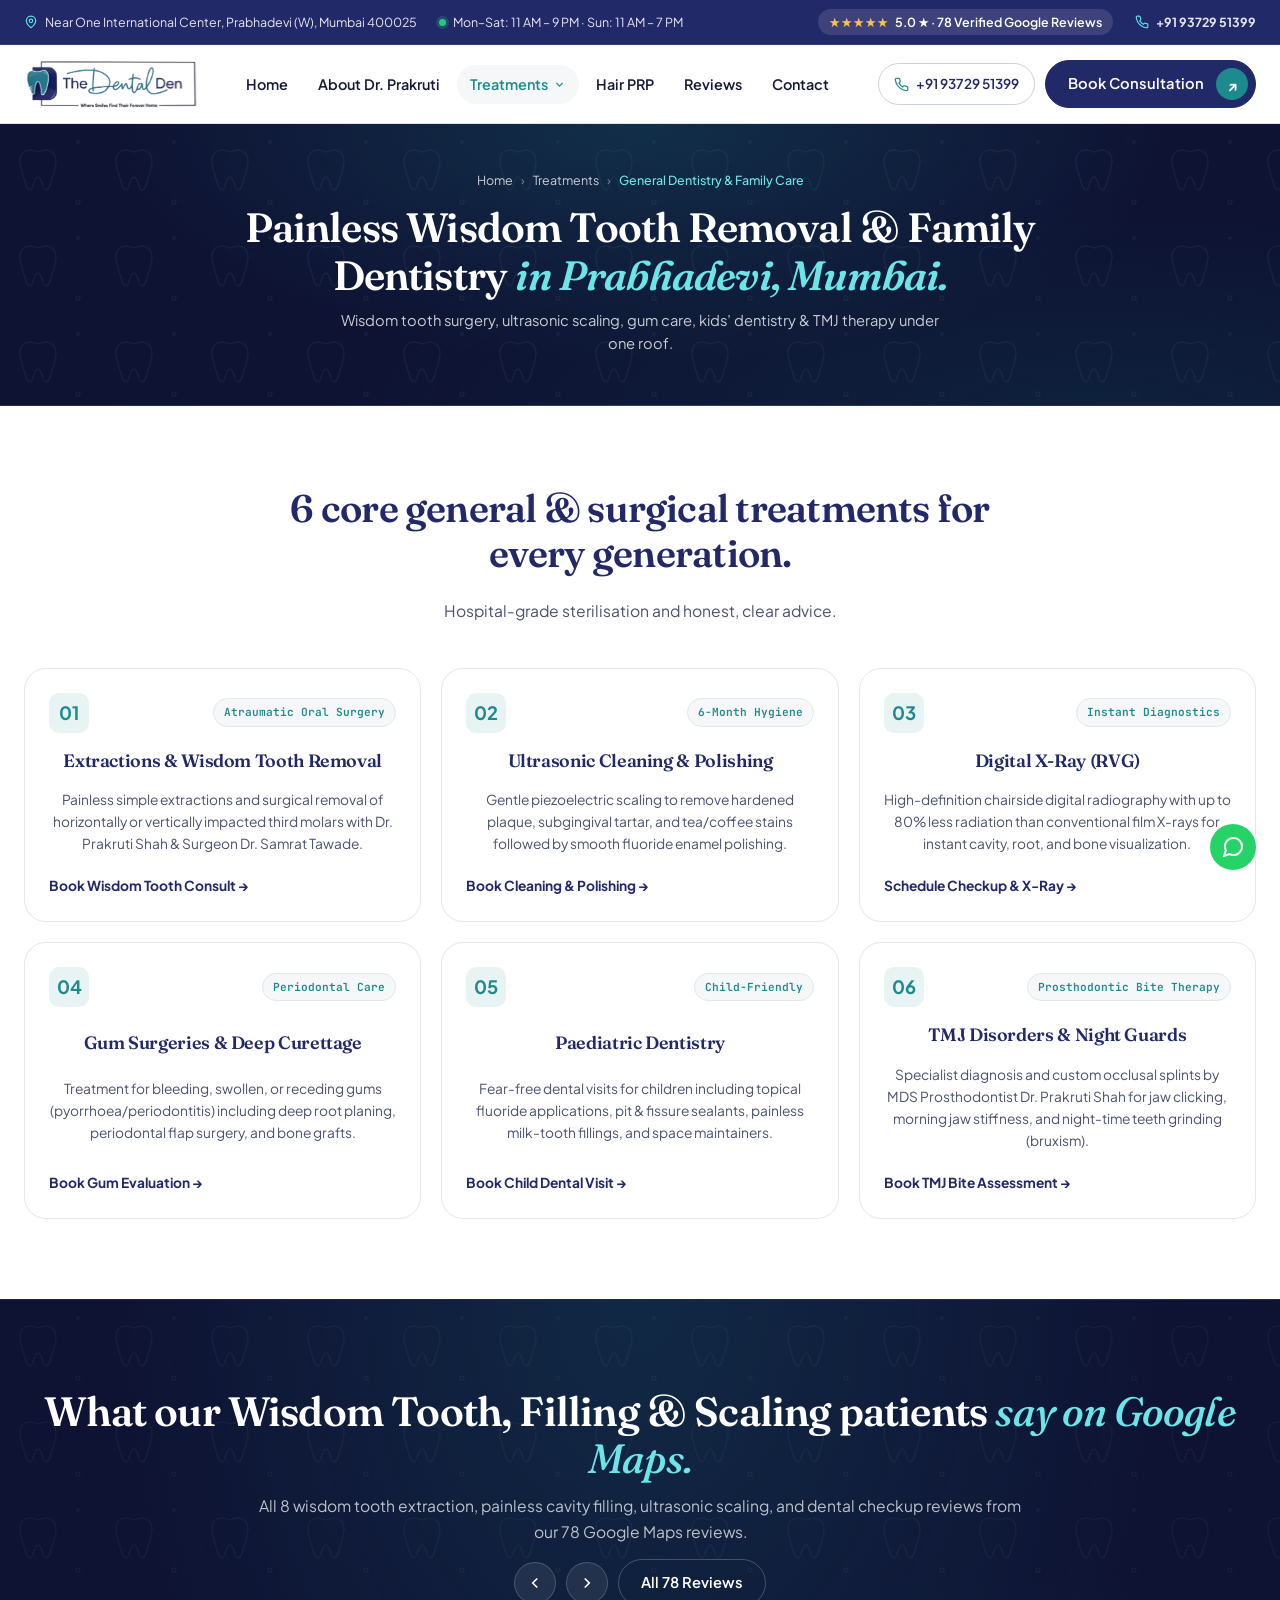
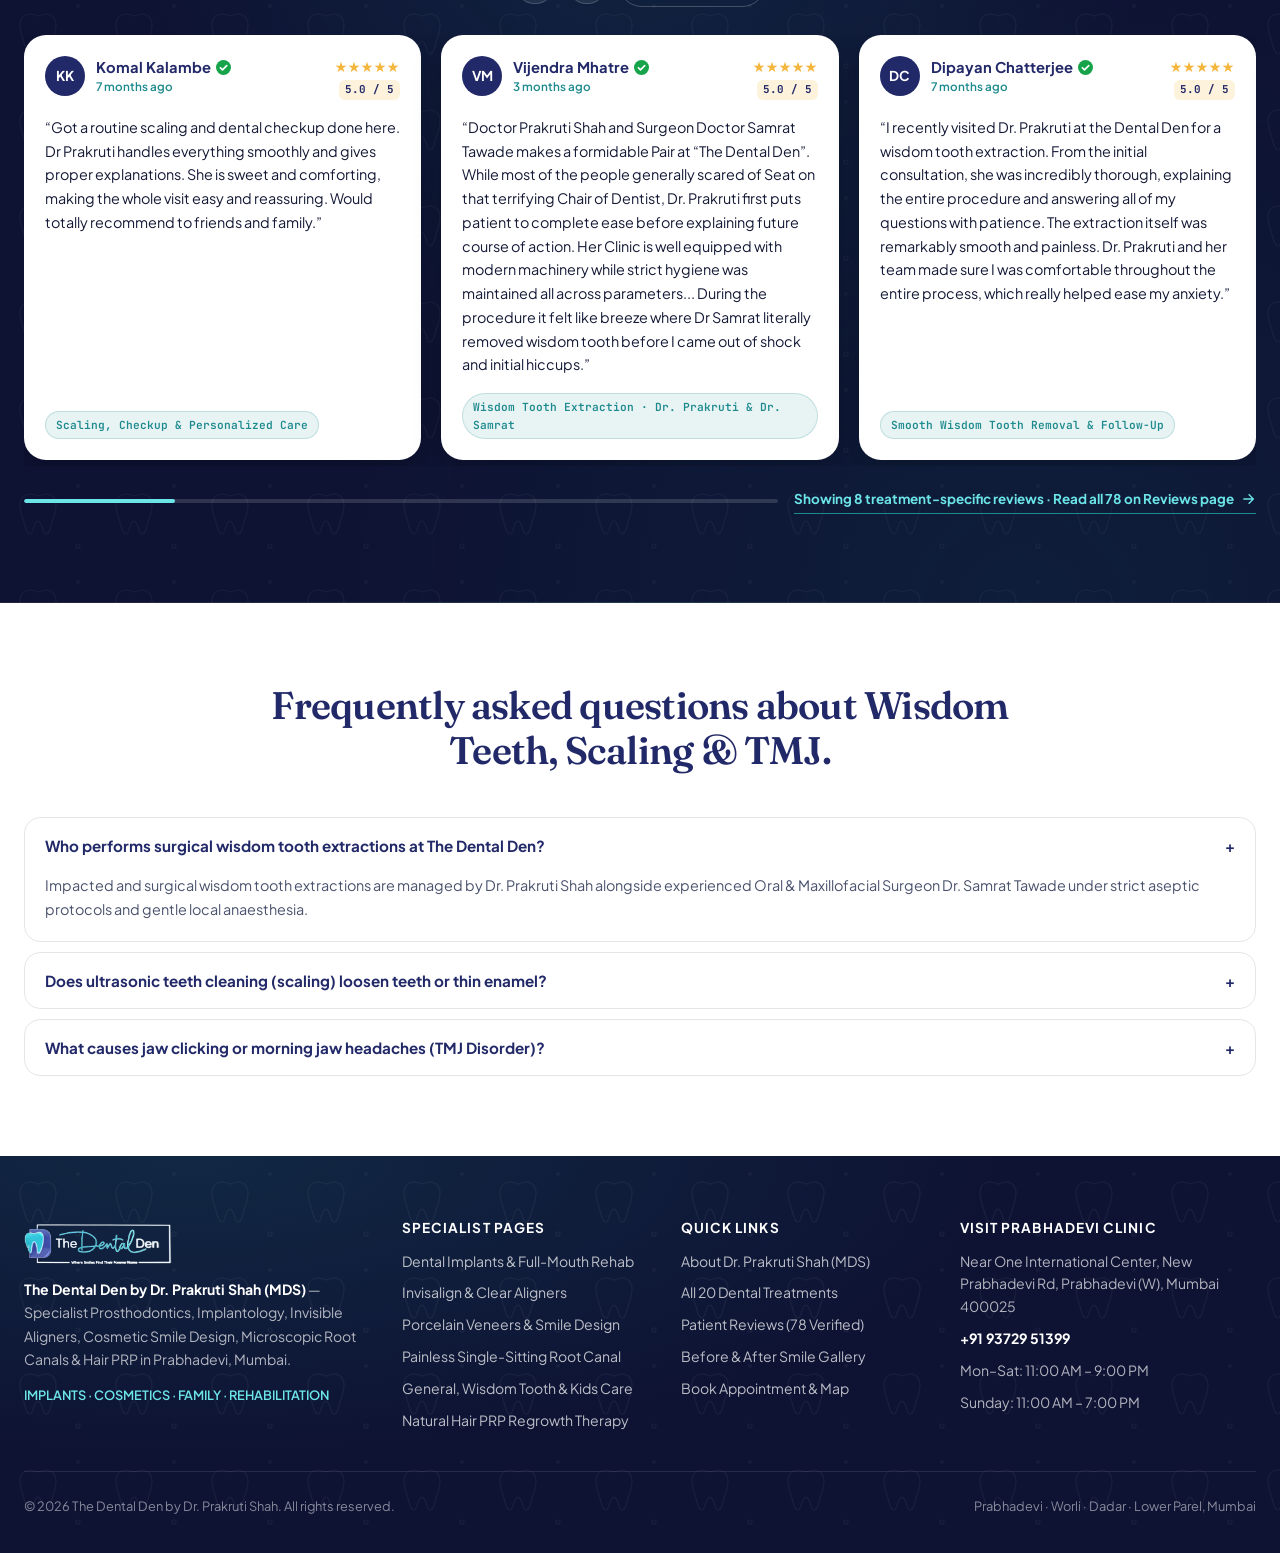
<file: general-dentistry.html>
<!DOCTYPE html>
<html lang="en-IN">
<head>
  <meta charset="UTF-8">
  <meta name="viewport" content="width=device-width, initial-scale=1.0">
  <title>General Dentistry, Wisdom Tooth Removal &amp; Family Dental Care in Prabhadevi | The Dental Den</title>
  <meta name="description" content="Complete family dental care at The Dental Den, Prabhadevi — Painless Wisdom Tooth Extraction (Dr. Prakruti Shah &amp; Dr. Samrat Tawade), Ultrasonic Cleaning &amp; Polishing, Digital X-Ray, Gum Surgeries, Paediatric Dentistry &amp; TMJ Disorders.">
  <link rel="canonical" href="https://thedentalden.in/general-dentistry.html">
    <link rel="preconnect" href="https://fonts.googleapis.com">
  <link rel="preconnect" href="https://fonts.gstatic.com" crossorigin>
  <link href="https://fonts.googleapis.com/css2?family=Fraunces:ital,opsz,wght@0,9..144,500;0,9..144,600;0,9..144,700;1,9..144,400;1,9..144,600&family=JetBrains+Mono:wght@500;600&family=Plus+Jakarta+Sans:wght@400;500;600;700&display=swap" rel="stylesheet">
  <link rel="stylesheet" href="assets/styles.css">

  <script type="application/ld+json">
  {
    "@context": "https://schema.org",
    "@graph": [
      {
        "@type": "BreadcrumbList",
        "itemListElement": [
          { "@type": "ListItem", "position": 1, "name": "Home", "item": "https://thedentalden.in/" },
          { "@type": "ListItem", "position": 2, "name": "Treatments", "item": "https://thedentalden.in/treatments.html" },
          { "@type": "ListItem", "position": 3, "name": "General Dentistry, Wisdom Tooth Extraction & Family Care", "item": "https://thedentalden.in/general-dentistry.html" }
        ]
      },
      {
        "@type": "MedicalProcedure",
        "name": "Wisdom Tooth Extraction, Preventive Scaling, Paediatric & TMJ Care",
        "procedureType": "https://schema.org/TherapeuticProcedure",
        "bodyLocation": "Teeth, Gums & Temporomandibular Joint (TMJ)",
        "description": "Comprehensive family dentistry including painless impacted wisdom tooth removal, digital RVG X-rays, ultrasonic scaling & polishing, gum surgeries, paediatric dentistry, and TMJ jaw disorder therapy in Prabhadevi, Mumbai."
      },
      {
        "@type": "FAQPage",
        "mainEntity": [
          {
            "@type": "Question",
            "name": "Who performs surgical wisdom tooth extractions at The Dental Den?",
            "acceptedAnswer": {
              "@type": "Answer",
              "text": "Impacted and surgical wisdom tooth extractions are managed by Dr. Prakruti Shah alongside experienced Oral & Maxillofacial Surgeon Dr. Samrat Tawade under strict aseptic protocols and gentle local anaesthesia."
            }
          },
          {
            "@type": "Question",
            "name": "How often should I get professional teeth cleaning and polishing?",
            "acceptedAnswer": {
              "@type": "Answer",
              "text": "Dentists recommend ultrasonic scaling and polishing every 6 months to remove hardened tartar (calculus) below the gumline, prevent bleeding gums, and catch early cavities before they require root canals."
            }
          }
        ]
      }
    ]
  }
  </script>
</head>
<body>

  <!-- B1. Top Utility Bar (Visible on Desktop, Hidden on Mobile < 1024px) -->
  <div class="topbar">
    <div class="container topbar-inner">
      <div class="topbar-items">
        <span class="topbar-item">
          <svg viewBox="0 0 24 24" fill="none" stroke="currentColor" stroke-width="2"><path d="M20 10c0 6-8 12-8 12s-8-6-8-12a8 8 0 0 1 16 0Z"/><circle cx="12" cy="10" r="3"/></svg>
          <span>Near One International Center, Prabhadevi (W), Mumbai 400025</span>
        </span>
        <span class="topbar-item">
          <span class="status-dot"></span>
          <span>Mon–Sat: 11 AM – 9 PM · Sun: 11 AM – 7 PM</span>
        </span>
      </div>
      <div class="topbar-items">
        <a href="reviews.html" class="rating-pill" title="Read Verified Google Reviews">
          <span class="stars">★★★★★</span>
          <span>5.0 ★ · 78 Verified Google Reviews</span>
        </a>
        <a href="tel:+919372951399" class="topbar-item">
          <svg viewBox="0 0 24 24" fill="none" stroke="currentColor" stroke-width="2"><path d="M22 16.92v3a2 2 0 0 1-2.18 2 19.79 19.79 0 0 1-8.63-3.07 19.5 19.5 0 0 1-6-6 19.79 19.79 0 0 1-3.07-8.67A2 2 0 0 1 4.11 2h3a2 2 0 0 1 2 1.72c.127.96.361 1.903.7 2.81a2 2 0 0 1-.45 2.11L8.09 9.91a16 16 0 0 0 6 6l1.27-1.27a2 2 0 0 1 2.11-.45c.907.339 1.85.573 2.81.7A2 2 0 0 1 22 16.92z"/></svg>
          <strong>+91 93729 51399</strong>
        </a>
      </div>
    </div>
  </div>

  <!-- Sticky Header -->
  <header class="site-header">
    <div class="container nav-inner">
      <a href="index.html" class="brand-logo" aria-label="The Dental Den by Dr. Prakruti Shah Home">
        <img src="assets/logo-nav-light.webp" class="logo-for-light" alt="The Dental Den — Where Smiles Find Their Forever Home">
      </a>

      <nav class="nav-links" aria-label="Primary Navigation">
        <a href="index.html" class="nav-link">Home</a>
        <a href="about.html" class="nav-link">About Dr. Prakruti</a>
        <div class="nav-item-dropdown">
          <a href="treatments.html" class="nav-link active" aria-haspopup="true">
            <span>Treatments</span>
            <svg width="13" height="13" viewBox="0 0 24 24" fill="none" stroke="currentColor" stroke-width="2.2"><path d="m6 9 6 6 6-6"/></svg>
          </a>
          <div class="dropdown-menu" role="menu">
            <a href="dental-implants.html" class="dropdown-item">
              <div class="dropdown-icon"><svg viewBox="0 0 24 24" fill="none" stroke="currentColor" stroke-width="2"><path d="M12 2v20M8 6h8M9 12h6M10 18h4"/></svg></div>
              <div><strong>Dental Implants &amp; Rehab</strong><span>3D-guided implants, crowns &amp; bridges</span></div>
            </a>
            <a href="clear-aligners.html" class="dropdown-item">
              <div class="dropdown-icon"><svg viewBox="0 0 24 24" fill="none" stroke="currentColor" stroke-width="2"><rect x="3" y="8" width="18" height="8" rx="4"/></svg></div>
              <div><strong>Invisalign &amp; Clear Aligners</strong><span>Invisible braces &amp; orthodontic care</span></div>
            </a>
            <a href="cosmetic-dentistry.html" class="dropdown-item">
              <div class="dropdown-icon"><svg viewBox="0 0 24 24" fill="none" stroke="currentColor" stroke-width="2"><path d="m12 3 1.9 5.8a2 2 0 0 0 1.3 1.3L21 12l-5.8 1.9a2 2 0 0 0-1.3 1.3L12 21l-1.9-5.8a2 2 0 0 0-1.3-1.3L3 12l5.8-1.9a2 2 0 0 0 1.3-1.3Z"/></svg></div>
              <div><strong>Cosmetic &amp; Smile Design</strong><span>Porcelain veneers, laminates &amp; whitening</span></div>
            </a>
            <a href="root-canal-treatment.html" class="dropdown-item">
              <div class="dropdown-icon"><svg viewBox="0 0 24 24" fill="none" stroke="currentColor" stroke-width="2"><path d="M12 22s8-4 8-10V5l-8-3-8 3v7c0 6 8 10 8 10z"/></svg></div>
              <div><strong>Painless Root Canal (RCT)</strong><span>Single-sitting microscopic endodontics</span></div>
            </a>
            <a href="general-dentistry.html" class="dropdown-item">
              <div class="dropdown-icon"><svg viewBox="0 0 24 24" fill="none" stroke="currentColor" stroke-width="2"><circle cx="12" cy="12" r="9"/><path d="M9 12l2 2 4-4"/></svg></div>
              <div><strong>General &amp; Kids Dentistry</strong><span>Scaling, fillings, wisdom tooth &amp; kids care</span></div>
            </a>
            <a href="hair-prp.html" class="dropdown-item">
              <div class="dropdown-icon"><svg viewBox="0 0 24 24" fill="none" stroke="currentColor" stroke-width="2"><path d="M12 2.69l5.66 5.66a8 8 0 1 1-11.31 0z"/></svg></div>
              <div><strong>Hair PRP Therapy</strong><span>Natural platelet-rich plasma hair regrowth</span></div>
            </a>
          </div>
        </div>
        <a href="hair-prp.html" class="nav-link">Hair PRP</a>
        <a href="reviews.html" class="nav-link">Reviews</a>
        <a href="contact.html" class="nav-link">Contact</a>
      </nav>

      <div class="nav-actions">
        <a href="tel:+919372951399" class="nav-phone-btn">
          <svg viewBox="0 0 24 24" fill="none" stroke="currentColor" stroke-width="2"><path d="M22 16.92v3a2 2 0 0 1-2.18 2 19.79 19.79 0 0 1-8.63-3.07 19.5 19.5 0 0 1-6-6 19.79 19.79 0 0 1-3.07-8.67A2 2 0 0 1 4.11 2h3a2 2 0 0 1 2 1.72c.127.96.361 1.903.7 2.81a2 2 0 0 1-.45 2.11L8.09 9.91a16 16 0 0 0 6 6l1.27-1.27a2 2 0 0 1 2.11-.45c.907.339 1.85.573 2.81.7A2 2 0 0 1 22 16.92z"/></svg>
          <span>+91 93729 51399</span>
        </a>
        <button type="button" class="btn btn-primary" data-open-booking="true">
          <span>Book Consultation</span>
        </button>
        <button class="mobile-menu-btn" id="mobileMenuBtn" aria-label="Open navigation menu" aria-expanded="false">
          <svg viewBox="0 0 24 24" fill="none" stroke="currentColor" stroke-width="2"><line x1="3" y1="6" x2="21" y2="6"/><line x1="3" y1="12" x2="21" y2="12"/><line x1="3" y1="18" x2="21" y2="18"/></svg>
        </button>
      </div>
    </div>
  </header>

  <!-- B5. Mobile Drawer (Automatically populated & enhanced by main.js) -->
  <div class="mobile-drawer" id="mobileDrawer" aria-hidden="true">
    <div class="mobile-drawer-panel"></div>
  </div>

  <main>
    <section class="page-hero">
      <div class="wrap">
        <nav class="breadcrumb" aria-label="Breadcrumb">
          <a href="index.html">Home</a> <span>›</span> <a href="treatments.html">Treatments</a> <span>›</span> <span>General Dentistry &amp; Family Care</span>
        </nav>
        <h1>Painless Wisdom Tooth Removal &amp; Family Dentistry <span class="serif">in Prabhadevi, Mumbai.</span></h1>
        <p class="lead">Wisdom tooth surgery, ultrasonic scaling, gum care, kids’ dentistry &amp; TMJ therapy under one roof.</p>
      </div>
    </section>

    <!-- ALL 6 GENERAL & SPECIALITY FAMILY SERVICES -->
    <section class="blk">
      <div class="wrap">
        <div class="sec-head">
          <div>
            <span class="eyebrow">Preventive, Surgical &amp; Family Care</span>
            <h2 class="h2">6 core general &amp; surgical treatments <span class="serif">for every generation.</span></h2>
          </div>
          <p class="lead">Hospital-grade sterilisation and honest, clear advice.</p>
        </div>

        <div class="treat-grid">
          <article class="treat-card" id="extractions">
            <div class="tc-top"><div class="tc-ico">01</div><span class="tc-tag">Atraumatic Oral Surgery</span></div>
            <h3>Extractions &amp; Wisdom Tooth Removal</h3>
            <p>Painless simple extractions and surgical removal of horizontally or vertically impacted third molars with Dr. Prakruti Shah &amp; Surgeon Dr. Samrat Tawade.</p>
            <a class="tc-link" href="contact.html">Book Wisdom Tooth Consult →</a>
          </article>

          <article class="treat-card" id="cleaning">
            <div class="tc-top"><div class="tc-ico">02</div><span class="tc-tag">6-Month Hygiene</span></div>
            <h3>Ultrasonic Cleaning &amp; Polishing</h3>
            <p>Gentle piezoelectric scaling to remove hardened plaque, subgingival tartar, and tea/coffee stains followed by smooth fluoride enamel polishing.</p>
            <a class="tc-link" href="contact.html">Book Cleaning &amp; Polishing →</a>
          </article>

          <article class="treat-card" id="xray">
            <div class="tc-top"><div class="tc-ico">03</div><span class="tc-tag">Instant Diagnostics</span></div>
            <h3>Digital X-Ray (RVG)</h3>
            <p>High-definition chairside digital radiography with up to 80% less radiation than conventional film X-rays for instant cavity, root, and bone visualization.</p>
            <a class="tc-link" href="contact.html">Schedule Checkup &amp; X-Ray →</a>
          </article>

          <article class="treat-card" id="gums">
            <div class="tc-top"><div class="tc-ico">04</div><span class="tc-tag">Periodontal Care</span></div>
            <h3>Gum Surgeries &amp; Deep Curettage</h3>
            <p>Treatment for bleeding, swollen, or receding gums (pyorrhoea/periodontitis) including deep root planing, periodontal flap surgery, and bone grafts.</p>
            <a class="tc-link" href="contact.html">Book Gum Evaluation →</a>
          </article>

          <article class="treat-card" id="kids">
            <div class="tc-top"><div class="tc-ico">05</div><span class="tc-tag">Child-Friendly</span></div>
            <h3>Paediatric Dentistry</h3>
            <p>Fear-free dental visits for children including topical fluoride applications, pit &amp; fissure sealants, painless milk-tooth fillings, and space maintainers.</p>
            <a class="tc-link" href="contact.html">Book Child Dental Visit →</a>
          </article>

          <article class="treat-card" id="tmj">
            <div class="tc-top"><div class="tc-ico">06</div><span class="tc-tag">Prosthodontic Bite Therapy</span></div>
            <h3>TMJ Disorders &amp; Night Guards</h3>
            <p>Specialist diagnosis and custom occlusal splints by MDS Prosthodontist Dr. Prakruti Shah for jaw clicking, morning jaw stiffness, and night-time teeth grinding (bruxism).</p>
            <a class="tc-link" href="contact.html">Book TMJ Bite Assessment →</a>
          </article>
        </div>
      </div>
    </section>

            <!-- Treatment-Specific Verified Google Reviews Carousel (Homepage Layout: 3 Desktop / 1+Peek Mobile) -->
    <section class="section section-dark treatment-reviews-sec" id="reviews">
      <div class="container">
        <div class="section-header-split reveal">
          <div>
            <span class="eyebrow">Verified Wisdom Tooth, Scaling & General Care Reviews · 8 Patients</span>
            <h2 class="section-title">What our Wisdom Tooth, Filling &amp; Scaling patients <em>say on Google Maps.</em></h2>
            <p class="section-sub">All 8 wisdom tooth extraction, painless cavity filling, ultrasonic scaling, and dental checkup reviews from our 78 Google Maps reviews.</p>
          </div>
          <div class="reviews-controls">
            <button type="button" class="carousel-btn" id="reviewsPrevBtn" data-carousel-prev aria-label="Previous review">
              <svg viewBox="0 0 24 24" fill="none" stroke="currentColor" stroke-width="2.2"><path d="m15 18-6-6 6-6"/></svg>
            </button>
            <button type="button" class="carousel-btn" id="reviewsNextBtn" data-carousel-next aria-label="Next review">
              <svg viewBox="0 0 24 24" fill="none" stroke="currentColor" stroke-width="2.2"><path d="m9 18 6-6-6-6"/></svg>
            </button>
            <a href="reviews.html" class="btn btn-ghost">
              <span>All 78 Reviews</span>
            </a>
          </div>
        </div>

        <div class="reviews-carousel-track" id="reviewsCarouselTrack">
          <article class="review-card" data-review-id="1" data-categories="general experience" data-stars="5">
            <div class="review-head">
              <div class="reviewer-meta">
                <div class="reviewer-avatar">KK</div>
                <div>
                  <div class="reviewer-name"><span class="reviewer-name-text">Komal Kalambe</span></div>
                  <div class="reviewer-badge"><span class="rev-time-pill">7 months ago</span></div>
                </div>
              </div>
              <div class="review-rating-col" aria-label="5 out of 5 stars">
                <div class="review-stars">★★★★★</div>
                <span class="review-star-num">5.0 / 5</span>
              </div>
            </div>
            <p class="review-quote">“Got a routine scaling and dental checkup done here. Dr Prakruti handles everything smoothly and gives proper explanations. She is sweet and comforting, making the whole visit easy and reassuring. Would totally recommend to friends and family.”</p>
            <span class="review-tag">Scaling, Checkup &amp; Personalized Care</span>
          </article>

          <article class="review-card" data-review-id="2" data-categories="general" data-stars="5">
            <div class="review-head">
              <div class="reviewer-meta">
                <div class="reviewer-avatar">VM</div>
                <div>
                  <div class="reviewer-name"><span class="reviewer-name-text">Vijendra Mhatre</span></div>
                  <div class="reviewer-badge"><span class="rev-time-pill">3 months ago</span></div>
                </div>
              </div>
              <div class="review-rating-col" aria-label="5 out of 5 stars">
                <div class="review-stars">★★★★★</div>
                <span class="review-star-num">5.0 / 5</span>
              </div>
            </div>
            <p class="review-quote">“Doctor Prakruti Shah and Surgeon Doctor Samrat Tawade makes a formidable Pair at “The Dental Den”. While most of the people generally scared of Seat on that terrifying Chair of Dentist, Dr. Prakruti first puts patient to complete ease before explaining future course of action. Her Clinic is well equipped with modern machinery while strict hygiene was maintained all across parameters... During the procedure it felt like breeze where Dr Samrat literally removed wisdom tooth before I came out of shock and initial hiccups.”</p>
            <span class="review-tag">Wisdom Tooth Extraction · Dr. Prakruti &amp; Dr. Samrat</span>
          </article>

          <article class="review-card" data-review-id="4" data-categories="general" data-stars="5">
            <div class="review-head">
              <div class="reviewer-meta">
                <div class="reviewer-avatar">DC</div>
                <div>
                  <div class="reviewer-name"><span class="reviewer-name-text">Dipayan Chatterjee</span></div>
                  <div class="reviewer-badge"><span class="rev-time-pill">7 months ago</span></div>
                </div>
              </div>
              <div class="review-rating-col" aria-label="5 out of 5 stars">
                <div class="review-stars">★★★★★</div>
                <span class="review-star-num">5.0 / 5</span>
              </div>
            </div>
            <p class="review-quote">“I recently visited Dr. Prakruti at the Dental Den for a wisdom tooth extraction. From the initial consultation, she was incredibly thorough, explaining the entire procedure and answering all of my questions with patience. The extraction itself was remarkably smooth and painless. Dr. Prakruti and her team made sure I was comfortable throughout the entire process, which really helped ease my anxiety.”</p>
            <span class="review-tag">Smooth Wisdom Tooth Removal &amp; Follow-Up</span>
          </article>

          <article class="review-card" data-review-id="6" data-categories="implants cosmetic general" data-stars="5">
            <div class="review-head">
              <div class="reviewer-meta">
                <div class="reviewer-avatar">AP</div>
                <div>
                  <div class="reviewer-name"><span class="reviewer-name-text">abhinay pokharna</span></div>
                  <div class="reviewer-badge"><span class="rev-time-pill">11 months ago</span></div>
                </div>
              </div>
              <div class="review-rating-col" aria-label="5 out of 5 stars">
                <div class="review-stars">★★★★★</div>
                <span class="review-star-num">5.0 / 5</span>
              </div>
            </div>
            <p class="review-quote">“I’ve had multiple visits to Dr. Prakruti and she’s the most patient and calm doctor with immense gratitude to help resolve your issues. My recent treatment of filling cavities, crown bridging &amp; cosmetic enhancement not only went seamless without pain; she did ensure I got the perfect look before walking out of the clinic.”</p>
            <span class="review-tag">Implant, Whitening, Fillings &amp; Crowns</span>
          </article>

          <article class="review-card" data-review-id="11" data-categories="implants general" data-stars="5">
            <div class="review-head">
              <div class="reviewer-meta">
                <div class="reviewer-avatar">HR</div>
                <div>
                  <div class="reviewer-name"><span class="reviewer-name-text">Himesh Raste</span></div>
                  <div class="reviewer-badge"><span class="rev-time-pill">a year ago</span></div>
                </div>
              </div>
              <div class="review-rating-col" aria-label="5 out of 5 stars">
                <div class="review-stars">★★★★★</div>
                <span class="review-star-num">5.0 / 5</span>
              </div>
            </div>
            <p class="review-quote">“Describes a hassle-free and painless extraction and bridge, completed before leaving town, with painless recovery and a reachable location.”</p>
            <span class="review-tag">Painless Extraction &amp; Fixed Bridge</span>
          </article>

          <article class="review-card" data-review-id="24" data-categories="general" data-stars="5">
            <div class="review-head">
              <div class="reviewer-meta">
                <div class="reviewer-avatar">IS</div>
                <div>
                  <div class="reviewer-name"><span class="reviewer-name-text">Ishita Savla</span></div>
                  <div class="reviewer-badge"><span class="rev-time-pill">a year ago</span></div>
                </div>
              </div>
              <div class="review-rating-col" aria-label="5 out of 5 stars">
                <div class="review-stars">★★★★★</div>
                <span class="review-star-num">5.0 / 5</span>
              </div>
            </div>
            <p class="review-quote">“Praises gentle fillings and a very clear explanation of the problem and procedure.”</p>
            <span class="review-tag">Gentle Cavity Fillings &amp; Clear Diagnosis</span>
          </article>

          <article class="review-card" data-review-id="35" data-categories="general" data-stars="5">
            <div class="review-head">
              <div class="reviewer-meta">
                <div class="reviewer-avatar">II</div>
                <div>
                  <div class="reviewer-name"><span class="reviewer-name-text">Infra Industries</span></div>
                  <div class="reviewer-badge"><span class="rev-time-pill">2 years ago</span></div>
                </div>
              </div>
              <div class="review-rating-col" aria-label="5 out of 5 stars">
                <div class="review-stars">★★★★★</div>
                <span class="review-star-num">5.0 / 5</span>
              </div>
            </div>
            <p class="review-quote">“Describes a dental hygiene awareness camp and wellness checkups for employees, with great consultation and advice.”</p>
            <span class="review-tag">Corporate Dental Awareness &amp; Checkup Camp</span>
          </article>

          <article class="review-card" data-review-id="39" data-categories="general" data-stars="5">
            <div class="review-head">
              <div class="reviewer-meta">
                <div class="reviewer-avatar">FD</div>
                <div>
                  <div class="reviewer-name"><span class="reviewer-name-text">fatima dsouza</span></div>
                  <div class="reviewer-badge"><span class="rev-time-pill">2 years ago</span></div>
                </div>
              </div>
              <div class="review-rating-col" aria-label="5 out of 5 stars">
                <div class="review-stars">★★★★★</div>
                <span class="review-star-num">5.0 / 5</span>
              </div>
            </div>
            <p class="review-quote">“Thanks the doctor for polite help with a tooth extraction.”</p>
            <span class="review-tag">Gentle Tooth Extraction</span>
          </article>
        </div>

        <div class="carousel-progress-wrap">
          <div class="carousel-progress-bar" aria-hidden="true">
            <div class="carousel-progress-fill" id="reviewsProgressFill"></div>
          </div>
          <a href="reviews.html" class="link-editorial">
            <span>Showing 8 treatment-specific reviews · Read all 78 on Reviews page</span>
            <svg viewBox="0 0 24 24" fill="none" stroke="currentColor" stroke-width="2"><path d="M5 12h14M13 5l7 7-7 7"/></svg>
          </a>
        </div>
      </div>
    </section>

    <!-- FAQs -->
    <section class="blk">
      <div class="wrap">
        <div class="sec-head">
          <div>
            <span class="eyebrow">General &amp; Surgical Dentistry FAQs</span>
            <h2 class="h2">Frequently asked questions about <span class="serif">Wisdom Teeth, Scaling &amp; TMJ.</span></h2>
          </div>
        </div>

        <div class="faq-list">
          <div class="faq-item open">
            <button class="faq-q">Who performs surgical wisdom tooth extractions at The Dental Den? <span class="plus">+</span></button>
            <div class="faq-a">Impacted and surgical wisdom tooth extractions are managed by Dr. Prakruti Shah alongside experienced Oral &amp; Maxillofacial Surgeon Dr. Samrat Tawade under strict aseptic protocols and gentle local anaesthesia.</div>
          </div>
          <div class="faq-item">
            <button class="faq-q">Does ultrasonic teeth cleaning (scaling) loosen teeth or thin enamel? <span class="plus">+</span></button>
            <div class="faq-a">That is a common myth! Ultrasonic scaling uses gentle water-cooled vibrations that only dislodge calcified tartar stuck to the tooth surface. It never removes healthy tooth enamel and actually prevents teeth from loosening by stopping gum disease.</div>
          </div>
          <div class="faq-item">
            <button class="faq-q">What causes jaw clicking or morning jaw headaches (TMJ Disorder)? <span class="plus">+</span></button>
            <div class="faq-a">TMJ discomfort is often triggered by night-time teeth clenching (bruxism), uneven bite contacts, or missing back molars. As an MDS Prosthodontist, Dr. Prakruti Shah evaluates your jaw joint mechanics and fabricates custom hard/soft occlusal splints to decompress the joint.</div>
          </div>
        </div>
      </div>
    </section>
  </main>

  <!-- Footer -->
  <footer class="site-footer">
    <div class="container">
      <div class="footer-grid">
        <div class="footer-col">
          <a href="index.html" class="brand-logo" style="margin-bottom:14px;">
            <img src="assets/logo-nav-dark.webp" alt="The Dental Den Logo" style="height:44px;width:auto;">
          </a>
          <p style="font-size:0.88rem;line-height:1.65;margin-bottom:14px;">
            <strong>The Dental Den by Dr. Prakruti Shah (MDS)</strong> — Specialist Prosthodontics, Implantology, Invisible Aligners, Cosmetic Smile Design, Microscopic Root Canals &amp; Hair PRP in Prabhadevi, Mumbai.
          </p>
          <p style="font-size:0.8rem;color:var(--teal);font-weight:600;">
            IMPLANTS · COSMETICS · FAMILY · REHABILITATION
          </p>
        </div>

        <div class="footer-col">
          <h4>Specialist Pages</h4>
          <div class="footer-links">
            <a href="dental-implants.html">Dental Implants &amp; Full-Mouth Rehab</a>
            <a href="clear-aligners.html">Invisalign &amp; Clear Aligners</a>
            <a href="cosmetic-dentistry.html">Porcelain Veneers &amp; Smile Design</a>
            <a href="root-canal-treatment.html">Painless Single-Sitting Root Canal</a>
            <a href="general-dentistry.html">General, Wisdom Tooth &amp; Kids Care</a>
            <a href="hair-prp.html">Natural Hair PRP Regrowth Therapy</a>
          </div>
        </div>

        <div class="footer-col">
          <h4>Quick Links</h4>
          <div class="footer-links">
            <a href="about.html">About Dr. Prakruti Shah (MDS)</a>
            <a href="treatments.html">All 20 Dental Treatments</a>
            <a href="reviews.html">Patient Reviews (78 Verified)</a>
            <a href="#smile-results">Before &amp; After Smile Gallery</a>
            <a href="contact.html">Book Appointment &amp; Map</a>
          </div>
        </div>

        <div class="footer-col">
          <h4>Visit Prabhadevi Clinic</h4>
          <div class="footer-links">
            <span>Near One International Center, New Prabhadevi Rd, Prabhadevi (W), Mumbai 400025</span>
            <a href="tel:+919372951399" style="font-weight:700;color:#FFFFFF;">+91 93729 51399</a>
            <span>Mon–Sat: 11:00 AM – 9:00 PM</span>
            <span>Sunday: 11:00 AM – 7:00 PM</span>
          </div>
        </div>
      </div>

      <div class="footer-bottom">
        <span>© 2026 The Dental Den by Dr. Prakruti Shah. All rights reserved.</span>
        <span>Prabhadevi · Worli · Dadar · Lower Parel, Mumbai</span>
      </div>
    </div>
  </footer>

  <!-- B2. Floating Rounded Mobile Bottom Dock (Option 3) -->
  <nav class="mobile-bottom-bar" aria-label="Quick Mobile Actions">
    <a href="tel:+919372951399" class="mob-tab">
      <svg viewBox="0 0 24 24" fill="none" stroke="currentColor" stroke-width="2"><path d="M22 16.92v3a2 2 0 0 1-2.18 2 19.79 19.79 0 0 1-8.63-3.07 19.5 19.5 0 0 1-6-6 19.79 19.79 0 0 1-3.07-8.67A2 2 0 0 1 4.11 2h3a2 2 0 0 1 2 1.72c.127.96.361 1.903.7 2.81a2 2 0 0 1-.45 2.11L8.09 9.91a16 16 0 0 0 6 6l1.27-1.27a2 2 0 0 1 2.11-.45c.907.339 1.85.573 2.81.7A2 2 0 0 1 22 16.92z"/></svg>
      <span>Call</span>
    </a>
    <a href="https://wa.me/919372951399?text=Hi%20Dr.%20Prakruti%2C%20I%20would%20like%20to%20book%20an%20appointment%20at%20The%20Dental%20Den." target="_blank" rel="noopener" class="mob-tab">
      <svg viewBox="0 0 24 24" fill="none" stroke="currentColor" stroke-width="2"><path d="M21 11.5a8.38 8.38 0 0 1-.9 3.8 8.5 8.5 0 0 1-7.6 4.7 8.38 8.38 0 0 1-3.8-.9L3 21l1.9-5.7a8.38 8.38 0 0 1-.9-3.8 8.5 8.5 0 0 1 4.7-7.6 8.38 8.38 0 0 1 3.8-.9h.5a8.48 8.48 0 0 1 8 8v.5z"/></svg>
      <span>WhatsApp</span>
    </a>
    <a href="https://maps.app.goo.gl/qgpQpd8vG98as5N77" target="_blank" rel="noopener" class="mob-tab">
      <svg viewBox="0 0 24 24" fill="none" stroke="currentColor" stroke-width="2"><path d="M20 10c0 6-8 12-8 12s-8-6-8-12a8 8 0 0 1 16 0Z"/><circle cx="12" cy="10" r="3"/></svg>
      <span>Map</span>
    </a>
    <a href="#contact" class="mob-tab primary" data-open-booking="true">
      <svg viewBox="0 0 24 24" fill="none" stroke="currentColor" stroke-width="2"><rect x="3" y="4" width="18" height="18" rx="2"/><path d="M16 2v4M8 2v4M3 10h18"/></svg>
      <span>Book Visit</span>
    </a>
  </nav>

  <script src="assets/main.js"></script>
</body>
</html>
</file>
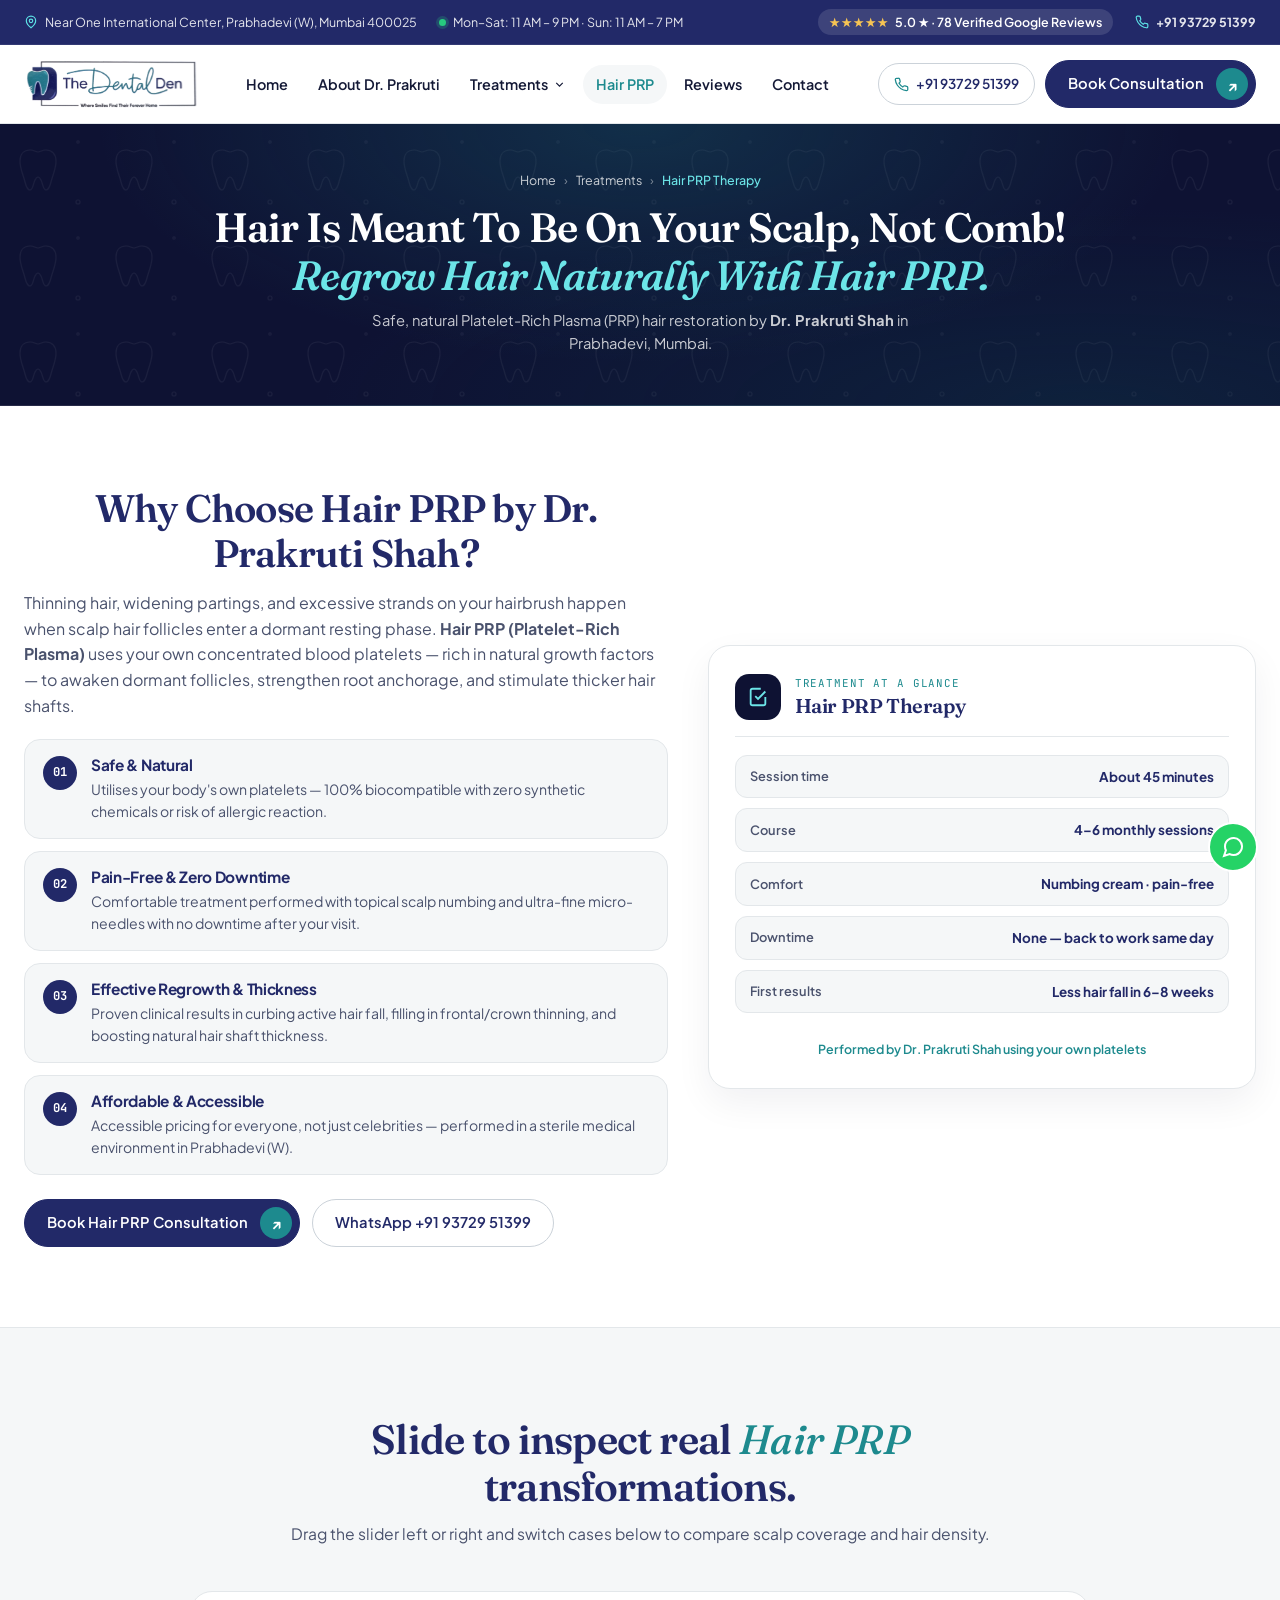
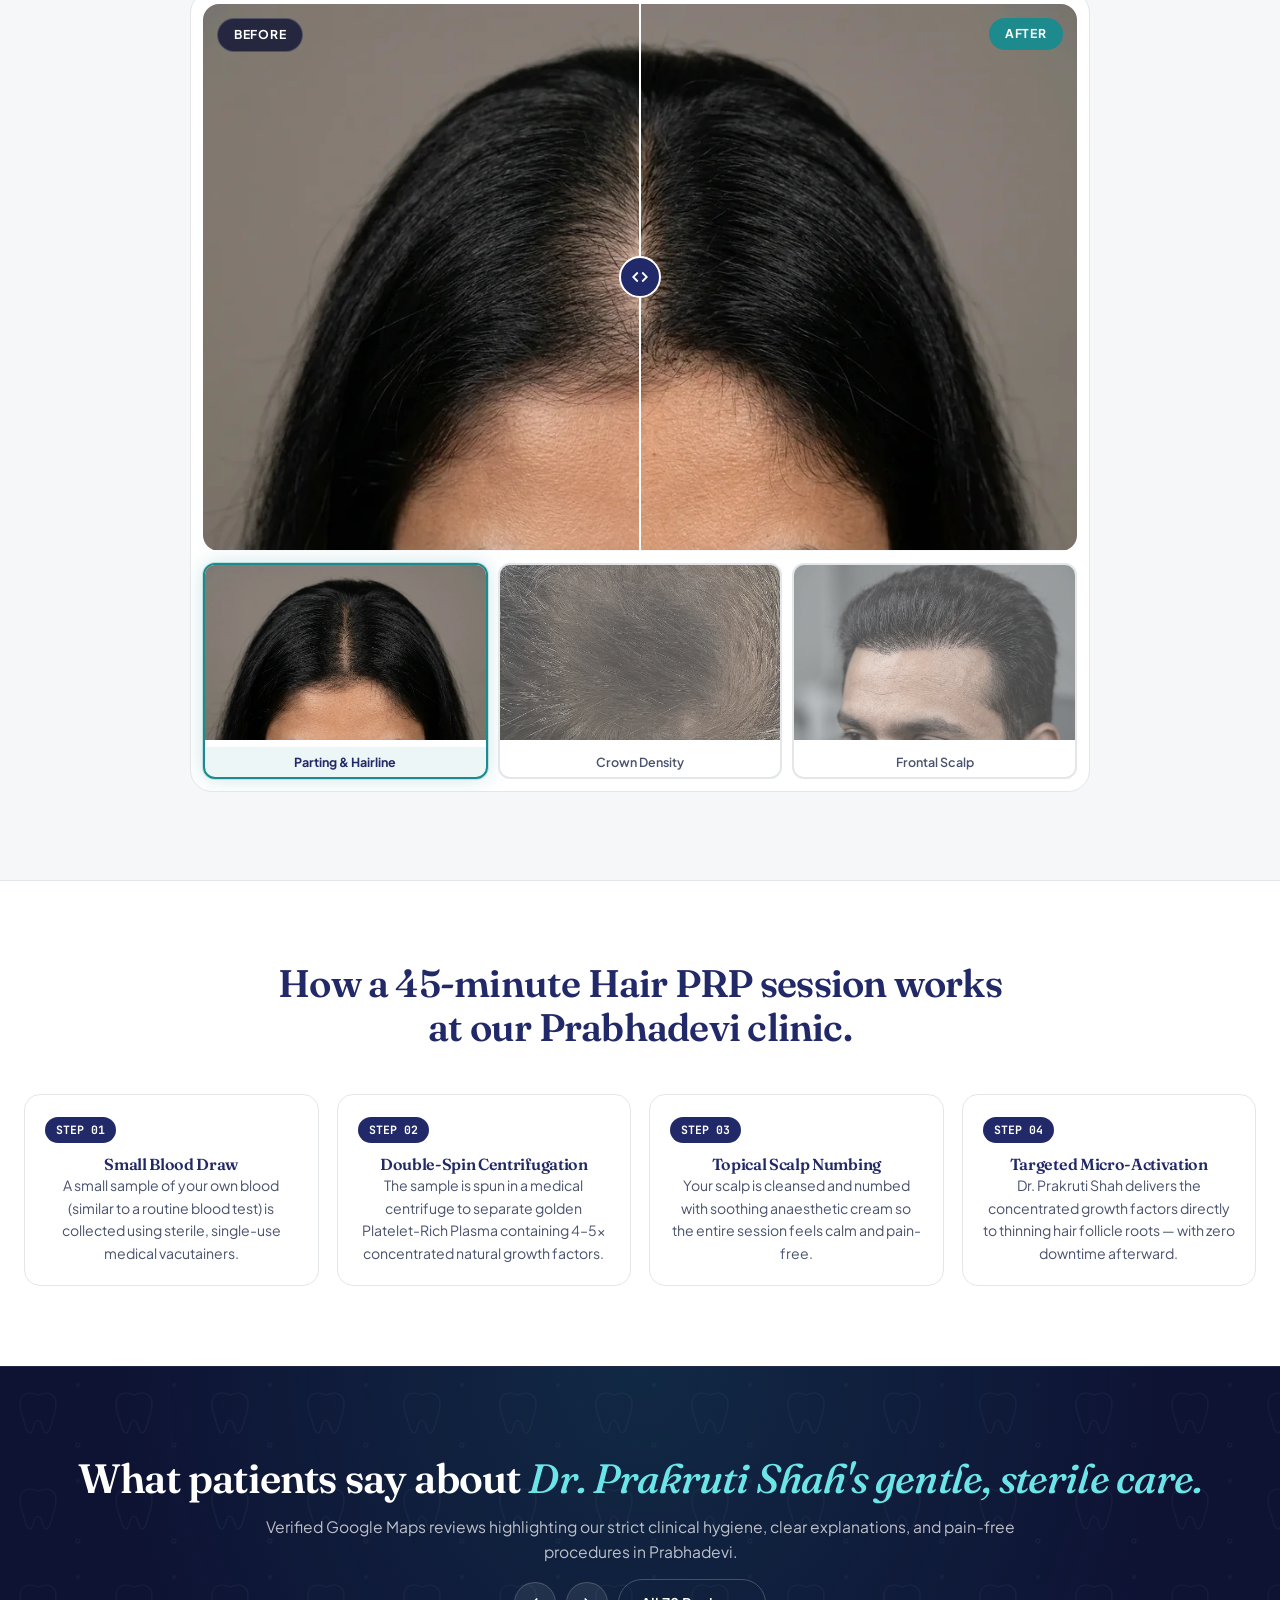
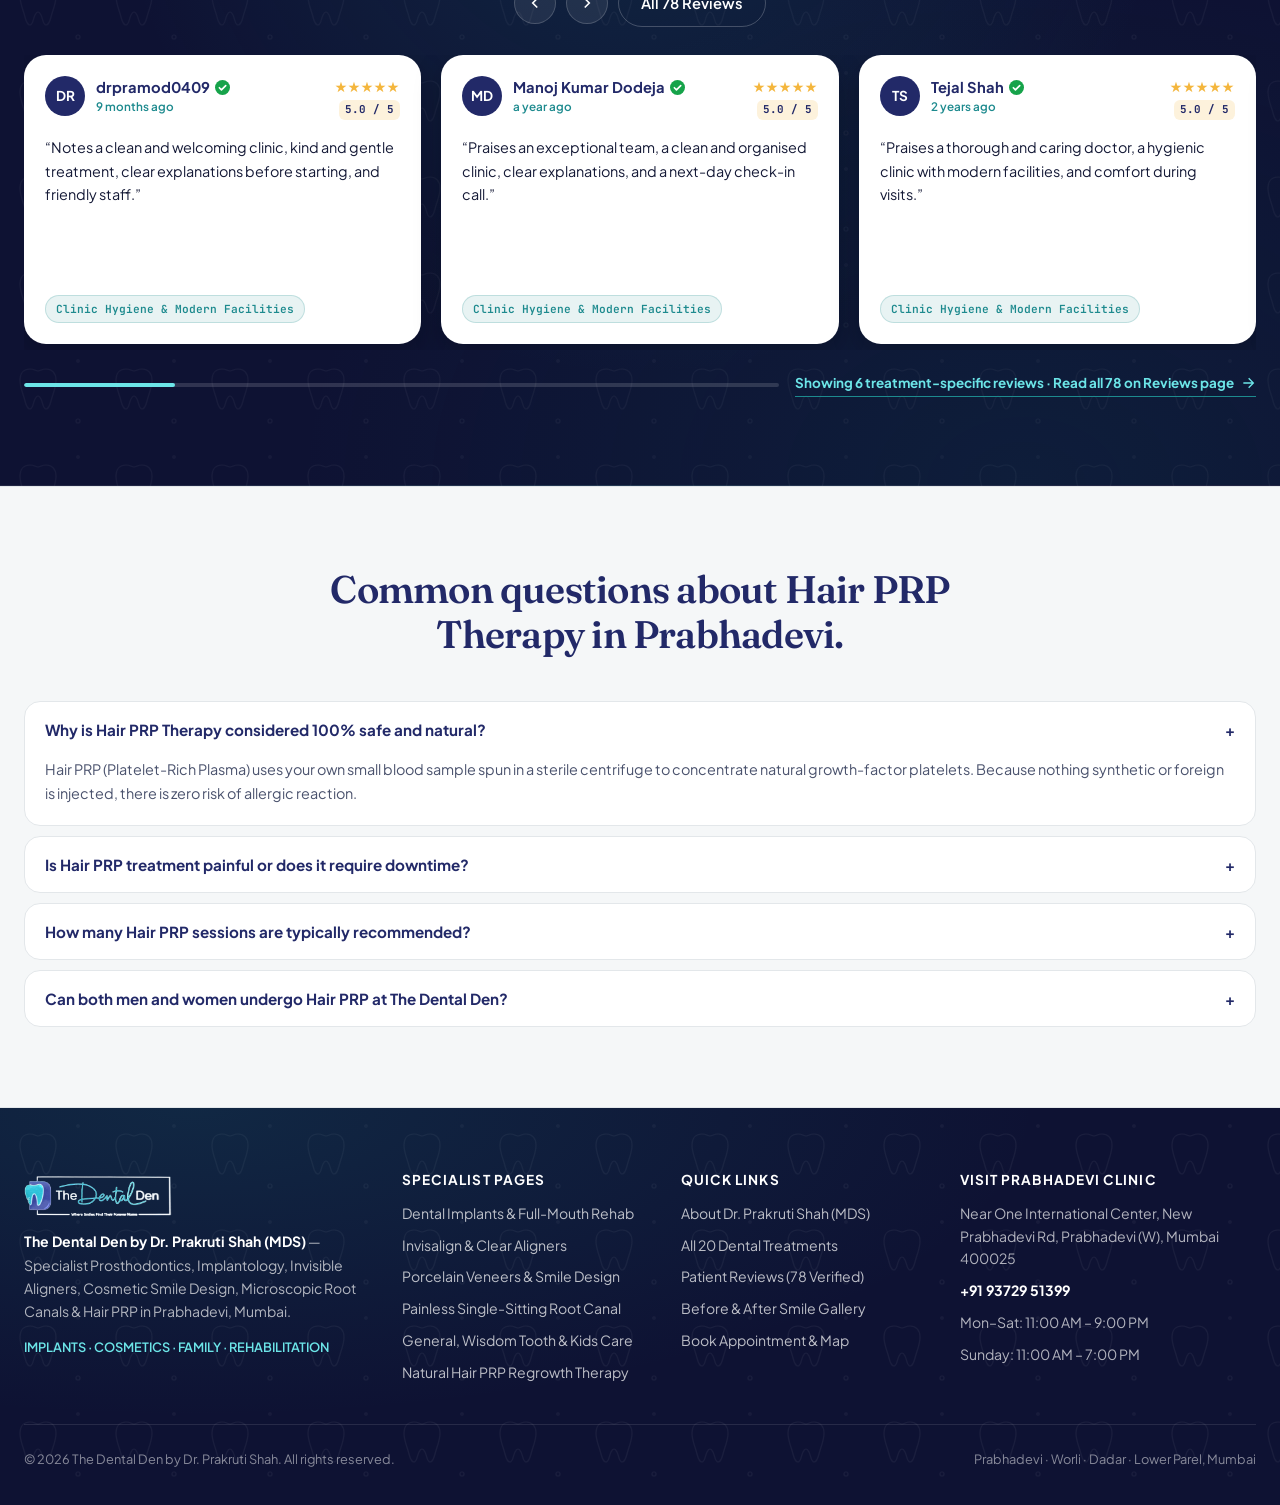
<file: hair-prp.html>
<!DOCTYPE html>
<html lang="en-IN">
<head>
  <meta charset="UTF-8">
  <meta name="viewport" content="width=device-width, initial-scale=1.0">
  <title>Hair PRP Therapy in Prabhadevi, Mumbai | Regrow Hair Naturally by Dr. Prakruti Shah</title>
  <meta name="description" content="Hair Is Meant To Be On Your Scalp, Not Comb! Regrow hair naturally with safe, pain-free, affordable Hair PRP Therapy by Dr. Prakruti Shah at The Dental Den, Near One International Center, Prabhadevi (W), Mumbai.">
  <link rel="canonical" href="https://thedentalden.in/hair-prp.html">
    <link rel="preconnect" href="https://fonts.googleapis.com">
  <link rel="preconnect" href="https://fonts.gstatic.com" crossorigin>
  <link href="https://fonts.googleapis.com/css2?family=Fraunces:ital,opsz,wght@0,9..144,500;0,9..144,600;0,9..144,700;1,9..144,400;1,9..144,600&family=JetBrains+Mono:wght@500;600&family=Plus+Jakarta+Sans:wght@400;500;600;700&display=swap" rel="stylesheet">
  <link rel="stylesheet" href="assets/styles.css">
  <link rel="preload" as="image" href="assets/ba-prp-1-after-v2.webp">
  <link rel="preload" as="image" href="assets/ba-prp-1-before-v2.webp">

  <script type="application/ld+json">
  {
    "@context": "https://schema.org",
    "@graph": [
      {
        "@type": "BreadcrumbList",
        "itemListElement": [
          { "@type": "ListItem", "position": 1, "name": "Home", "item": "https://thedentalden.in/" },
          { "@type": "ListItem", "position": 2, "name": "Treatments", "item": "https://thedentalden.in/treatments.html" },
          { "@type": "ListItem", "position": 3, "name": "Hair PRP Therapy by Dr. Prakruti Shah", "item": "https://thedentalden.in/hair-prp.html" }
        ]
      },
      {
        "@type": "MedicalProcedure",
        "name": "Hair PRP (Platelet-Rich Plasma) Hair Regrowth Therapy",
        "procedureType": "https://schema.org/TherapeuticProcedure",
        "bodyLocation": "Scalp & Hair Follicles",
        "description": "Safe, natural, pain-free autologous Platelet-Rich Plasma (PRP) hair regrowth therapy by Dr. Prakruti Shah at The Dental Den, Prabhadevi (W), Mumbai. Utilises your body's own concentrated platelets to stimulate hair follicles, reduce hair fall, and improve hair thickness with zero downtime."
      },
      {
        "@type": "FAQPage",
        "mainEntity": [
          {
            "@type": "Question",
            "name": "Why is Hair PRP Therapy considered 100% safe and natural?",
            "acceptedAnswer": {
              "@type": "Answer",
              "text": "Hair PRP (Platelet-Rich Plasma) uses your own small blood sample spun in a sterile centrifuge to concentrate natural growth-factor platelets. Because nothing synthetic or foreign is injected, there is zero risk of allergic reaction."
            }
          },
          {
            "@type": "Question",
            "name": "Is Hair PRP treatment painful or does it require downtime?",
            "acceptedAnswer": {
              "@type": "Answer",
              "text": "Hair PRP at The Dental Den is a comfortable, pain-free outpatient procedure performed after applying topical numbing cream on the scalp. There is zero downtime — you can return to work in Prabhadevi immediately after your session."
            }
          },
          {
            "@type": "Question",
            "name": "Who is an ideal candidate for Hair PRP Therapy?",
            "acceptedAnswer": {
              "@type": "Answer",
              "text": "Men and women experiencing excessive hair fall on the comb or pillow, frontal hairline thinning, widening central partings, crown thinning, or stress/post-illness hair shedding respond exceptionally well to Hair PRP."
            }
          }
        ]
      }
    ]
  }
  </script>
</head>
<body>

  <!-- B1. Top Utility Bar (Visible on Desktop, Hidden on Mobile < 1024px) -->
  <div class="topbar">
    <div class="container topbar-inner">
      <div class="topbar-items">
        <span class="topbar-item">
          <svg viewBox="0 0 24 24" fill="none" stroke="currentColor" stroke-width="2"><path d="M20 10c0 6-8 12-8 12s-8-6-8-12a8 8 0 0 1 16 0Z"/><circle cx="12" cy="10" r="3"/></svg>
          <span>Near One International Center, Prabhadevi (W), Mumbai 400025</span>
        </span>
        <span class="topbar-item">
          <span class="status-dot"></span>
          <span>Mon–Sat: 11 AM – 9 PM · Sun: 11 AM – 7 PM</span>
        </span>
      </div>
      <div class="topbar-items">
        <a href="reviews.html" class="rating-pill" title="Read Verified Google Reviews">
          <span class="stars">★★★★★</span>
          <span>5.0 ★ · 78 Verified Google Reviews</span>
        </a>
        <a href="tel:+919372951399" class="topbar-item">
          <svg viewBox="0 0 24 24" fill="none" stroke="currentColor" stroke-width="2"><path d="M22 16.92v3a2 2 0 0 1-2.18 2 19.79 19.79 0 0 1-8.63-3.07 19.5 19.5 0 0 1-6-6 19.79 19.79 0 0 1-3.07-8.67A2 2 0 0 1 4.11 2h3a2 2 0 0 1 2 1.72c.127.96.361 1.903.7 2.81a2 2 0 0 1-.45 2.11L8.09 9.91a16 16 0 0 0 6 6l1.27-1.27a2 2 0 0 1 2.11-.45c.907.339 1.85.573 2.81.7A2 2 0 0 1 22 16.92z"/></svg>
          <strong>+91 93729 51399</strong>
        </a>
      </div>
    </div>
  </div>

  <!-- Sticky Header -->
  <header class="site-header">
    <div class="container nav-inner">
      <a href="index.html" class="brand-logo" aria-label="The Dental Den by Dr. Prakruti Shah Home">
        <img src="assets/logo-nav-light.webp" class="logo-for-light" alt="The Dental Den — Where Smiles Find Their Forever Home">
      </a>

      <nav class="nav-links" aria-label="Primary Navigation">
        <a href="index.html" class="nav-link">Home</a>
        <a href="about.html" class="nav-link">About Dr. Prakruti</a>
        <div class="nav-item-dropdown">
          <a href="treatments.html" class="nav-link" aria-haspopup="true">
            <span>Treatments</span>
            <svg width="13" height="13" viewBox="0 0 24 24" fill="none" stroke="currentColor" stroke-width="2.2"><path d="m6 9 6 6 6-6"/></svg>
          </a>
          <div class="dropdown-menu" role="menu">
            <a href="dental-implants.html" class="dropdown-item">
              <div class="dropdown-icon"><svg viewBox="0 0 24 24" fill="none" stroke="currentColor" stroke-width="2"><path d="M12 2v20M8 6h8M9 12h6M10 18h4"/></svg></div>
              <div><strong>Dental Implants &amp; Rehab</strong><span>3D-guided implants, crowns &amp; bridges</span></div>
            </a>
            <a href="clear-aligners.html" class="dropdown-item">
              <div class="dropdown-icon"><svg viewBox="0 0 24 24" fill="none" stroke="currentColor" stroke-width="2"><rect x="3" y="8" width="18" height="8" rx="4"/></svg></div>
              <div><strong>Invisalign &amp; Clear Aligners</strong><span>Invisible braces &amp; orthodontic care</span></div>
            </a>
            <a href="cosmetic-dentistry.html" class="dropdown-item">
              <div class="dropdown-icon"><svg viewBox="0 0 24 24" fill="none" stroke="currentColor" stroke-width="2"><path d="m12 3 1.9 5.8a2 2 0 0 0 1.3 1.3L21 12l-5.8 1.9a2 2 0 0 0-1.3 1.3L12 21l-1.9-5.8a2 2 0 0 0-1.3-1.3L3 12l5.8-1.9a2 2 0 0 0 1.3-1.3Z"/></svg></div>
              <div><strong>Cosmetic &amp; Smile Design</strong><span>Porcelain veneers, laminates &amp; whitening</span></div>
            </a>
            <a href="root-canal-treatment.html" class="dropdown-item">
              <div class="dropdown-icon"><svg viewBox="0 0 24 24" fill="none" stroke="currentColor" stroke-width="2"><path d="M12 22s8-4 8-10V5l-8-3-8 3v7c0 6 8 10 8 10z"/></svg></div>
              <div><strong>Painless Root Canal (RCT)</strong><span>Single-sitting microscopic endodontics</span></div>
            </a>
            <a href="general-dentistry.html" class="dropdown-item">
              <div class="dropdown-icon"><svg viewBox="0 0 24 24" fill="none" stroke="currentColor" stroke-width="2"><circle cx="12" cy="12" r="9"/><path d="M9 12l2 2 4-4"/></svg></div>
              <div><strong>General &amp; Kids Dentistry</strong><span>Scaling, fillings, wisdom tooth &amp; kids care</span></div>
            </a>
            <a href="hair-prp.html" class="dropdown-item">
              <div class="dropdown-icon"><svg viewBox="0 0 24 24" fill="none" stroke="currentColor" stroke-width="2"><path d="M12 2.69l5.66 5.66a8 8 0 1 1-11.31 0z"/></svg></div>
              <div><strong>Hair PRP Therapy</strong><span>Natural platelet-rich plasma hair regrowth</span></div>
            </a>
          </div>
        </div>
        <a href="hair-prp.html" class="nav-link active">Hair PRP</a>
        <a href="reviews.html" class="nav-link">Reviews</a>
        <a href="contact.html" class="nav-link">Contact</a>
      </nav>

      <div class="nav-actions">
        <a href="tel:+919372951399" class="nav-phone-btn">
          <svg viewBox="0 0 24 24" fill="none" stroke="currentColor" stroke-width="2"><path d="M22 16.92v3a2 2 0 0 1-2.18 2 19.79 19.79 0 0 1-8.63-3.07 19.5 19.5 0 0 1-6-6 19.79 19.79 0 0 1-3.07-8.67A2 2 0 0 1 4.11 2h3a2 2 0 0 1 2 1.72c.127.96.361 1.903.7 2.81a2 2 0 0 1-.45 2.11L8.09 9.91a16 16 0 0 0 6 6l1.27-1.27a2 2 0 0 1 2.11-.45c.907.339 1.85.573 2.81.7A2 2 0 0 1 22 16.92z"/></svg>
          <span>+91 93729 51399</span>
        </a>
        <button type="button" class="btn btn-primary" data-open-booking="true">
          <span>Book Consultation</span>
        </button>
        <button class="mobile-menu-btn" id="mobileMenuBtn" aria-label="Open navigation menu" aria-expanded="false">
          <svg viewBox="0 0 24 24" fill="none" stroke="currentColor" stroke-width="2"><line x1="3" y1="6" x2="21" y2="6"/><line x1="3" y1="12" x2="21" y2="12"/><line x1="3" y1="18" x2="21" y2="18"/></svg>
        </button>
      </div>
    </div>
  </header>

  <!-- B5. Mobile Drawer (Automatically populated & enhanced by main.js) -->
  <div class="mobile-drawer" id="mobileDrawer" aria-hidden="true">
    <div class="mobile-drawer-panel"></div>
  </div>

  <main>
    <section class="page-hero">
      <div class="wrap">
        <nav class="breadcrumb" aria-label="Breadcrumb">
          <a href="index.html">Home</a> <span>›</span> <a href="treatments.html">Treatments</a> <span>›</span> <span>Hair PRP Therapy</span>
        </nav>
        <h1>Hair Is Meant To Be On Your Scalp, Not Comb! <span class="serif">Regrow Hair Naturally With Hair PRP.</span></h1>
        <p class="lead">Safe, natural Platelet-Rich Plasma (PRP) hair restoration by <strong>Dr. Prakruti Shah</strong> in Prabhadevi, Mumbai.</p>
      </div>
    </section>

    <!-- WHY CHOOSE HAIR PRP + OFFICIAL FLYER -->
    <section class="blk">
      <div class="wrap doc-grid">
        <div>
          <span class="eyebrow">Autologous Regenerative Therapy</span>
          <h2 class="h2">Why Choose Hair PRP <span class="serif">by Dr. Prakruti Shah?</span></h2>
          <p style="color:var(--ink-2);margin:14px 0">
            Thinning hair, widening partings, and excessive strands on your hairbrush happen when scalp hair follicles enter a dormant resting phase. <strong>Hair PRP (Platelet-Rich Plasma)</strong> uses your own concentrated blood platelets — rich in natural growth factors — to awaken dormant follicles, strengthen root anchorage, and stimulate thicker hair shafts.
          </p>

          <div class="doc-creds">
            <div class="cred-row">
              <div class="cred-ico">01</div>
              <div>
                <h4>Safe &amp; Natural</h4>
                <p>Utilises your body's own platelets — 100% biocompatible with zero synthetic chemicals or risk of allergic reaction.</p>
              </div>
            </div>
            <div class="cred-row">
              <div class="cred-ico">02</div>
              <div>
                <h4>Pain-Free &amp; Zero Downtime</h4>
                <p>Comfortable treatment performed with topical scalp numbing and ultra-fine micro-needles with no downtime after your visit.</p>
              </div>
            </div>
            <div class="cred-row">
              <div class="cred-ico">03</div>
              <div>
                <h4>Effective Regrowth &amp; Thickness</h4>
                <p>Proven clinical results in curbing active hair fall, filling in frontal/crown thinning, and boosting natural hair shaft thickness.</p>
              </div>
            </div>
            <div class="cred-row">
              <div class="cred-ico">04</div>
              <div>
                <h4>Affordable &amp; Accessible</h4>
                <p>Accessible pricing for everyone, not just celebrities — performed in a sterile medical environment in Prabhadevi (W).</p>
              </div>
            </div>
          </div>

          <div class="hero-ctas" style="margin-top:24px">
            <a class="btn btn-primary" href="contact.html"><span>Book Hair PRP Consultation</span></a>
            <a class="btn btn-wa" href="https://wa.me/919372951399?text=Hello%20Dr.%20Prakruti%2C%20I%20would%20like%20to%20book%20a%20consultation%20for%20Hair%20PRP%20Therapy%20at%20The%20Dental%20Den." target="_blank" rel="noopener">WhatsApp +91 93729 51399</a>
          </div>
        </div>

        <aside class="glance-card" aria-label="Hair PRP Therapy at a glance">
          <div class="glance-head">
            <span class="glance-icon" aria-hidden="true"><svg viewBox="0 0 24 24" fill="none" stroke="currentColor" stroke-width="2"><path d="M9 11l3 3 8-8"/><path d="M20 12v7a2 2 0 0 1-2 2H6a2 2 0 0 1-2-2V5a2 2 0 0 1 2-2h9"/></svg></span>
            <div><small>Treatment at a glance</small><h3>Hair PRP Therapy</h3></div>
          </div>
          <dl class="glance-list">
            <div><dt>Session time</dt><dd>About 45 minutes</dd></div>
            <div><dt>Course</dt><dd>4–6 monthly sessions</dd></div>
            <div><dt>Comfort</dt><dd>Numbing cream · pain-free</dd></div>
            <div><dt>Downtime</dt><dd>None — back to work same day</dd></div>
            <div><dt>First results</dt><dd>Less hair fall in 6–8 weeks</dd></div>
          </dl>
          <p class="glance-foot">Performed by Dr. Prakruti Shah using your own platelets</p>
        </aside>
      </div>
    </section>

    <!-- INTERACTIVE HAIR PRP BEFORE & AFTER TRANSFORMATION STUDIO (HOMEPAGE IMPLEMENTATION) -->
    <section class="section section-soft" id="prp-results">
      <div class="container">
        <div class="section-header reveal">
          <div class="section-header-left">
            <span class="eyebrow">Interactive Scalp Gallery</span>
            <h2 class="section-title">Slide to inspect real <em>Hair PRP</em> transformations.</h2>
            <p class="section-sub">Drag the slider left or right and switch cases below to compare scalp coverage and hair density.</p>
          </div>
        </div>

        <div class="ba-showcase reveal">
          <div class="ba-stage-card">
            <div class="ba-viewport" id="baViewport" style="--pos: 50%;" role="slider" aria-label="Before and After Hair PRP comparison slider" aria-valuemin="0" aria-valuemax="100" aria-valuenow="50" tabindex="0">
              <img src="assets/ba-prp-1-after-v2.webp" id="baAfterImg" class="ba-img-after" alt="After Hair PRP regrowth therapy at The Dental Den" decoding="async">
              <div class="ba-before-clip">
                <img src="assets/ba-prp-1-before-v2.webp" id="baBeforeImg" class="ba-img-before" alt="Before Hair PRP showing scalp thinning" decoding="async">
              </div>
              <span class="ba-tag before" id="baBeforeTag">Before</span>
              <span class="ba-tag after" id="baAfterTag">After</span>
              <div class="ba-divider">
                <div class="ba-handle" aria-hidden="true">
                  <svg viewBox="0 0 24 24" fill="none" stroke="currentColor" stroke-width="2.4"><path d="m15 18 6-6-6-6M9 6l-6 6 6 6"/></svg>
                </div>
              </div>
            </div>
            <div class="ba-thumbs" id="baCaseTabs" role="tablist" aria-label="Select Hair PRP transformation case">
              <button type="button" class="ba-tab ba-thumb-btn active" role="tab" aria-selected="true">
                <img src="assets/ba-prp-1-after-v2.webp" alt="Female Parting &amp; Hairline Regrowth preview" loading="lazy">
                <span>Parting &amp; Hairline</span>
              </button>
              <button type="button" class="ba-tab ba-thumb-btn" role="tab" aria-selected="false">
                <img src="assets/ba-prp-2-after-v2.webp" alt="Crown Vertex Density preview" loading="lazy">
                <span>Crown Density</span>
              </button>
              <button type="button" class="ba-tab ba-thumb-btn" role="tab" aria-selected="false">
                <img src="assets/ba-prp-3-after-v2.webp" alt="Frontal Scalp Strengthening preview" loading="lazy">
                <span>Frontal Scalp</span>
              </button>
            </div>
            <div class="ba-stage-foot">
              <span><strong>Tip:</strong> Drag handle left or right to compare Before vs. After density</span>
              <span>Dr. Prakruti Shah (MDS) · Prabhadevi</span>
            </div>
          </div>

          <div class="ba-detail-panel">
            <div>
              <span class="ba-case-badge" id="baCaseBadge">PRP Case 01 · Female Parting &amp; Hairline Regrowth</span>
              <h3 class="ba-case-title" id="baCaseTitle">Post-Stress Center Parting &amp; Hairline Thinning</h3>
              <p class="ba-case-desc" id="baCaseDesc">
                Autologous double-spin Platelet-Rich Plasma (PRP) growth factor micro-activation awakened dormant follicles along the widened center parting and frontal hairline—visibly reducing scalp show-through.
              </p>
            </div>

            <div class="ba-metrics-grid">
              <div class="ba-metric-box">
                <small>Recommended Course</small>
                <strong id="baCaseDuration">4 Monthly Sessions</strong>
              </div>
              <div class="ba-metric-box">
                <small>Biocompatibility</small>
                <strong id="baCaseLongevity">Natural Own Hair Growth</strong>
              </div>
              <div class="ba-metric-box">
                <small>Specialist Lead</small>
                <strong>Dr. Prakruti Shah (MDS)</strong>
              </div>
              <div class="ba-metric-box">
                <small>Comfort Standard</small>
                <strong>Topical Numbing · Zero Downtime</strong>
              </div>
            </div>

            <div class="hero-actions">
              <button type="button" class="btn btn-primary" data-open-booking="true">
                <span>Book Hair PRP Assessment</span>
              </button>
              <a href="https://wa.me/919372951399?text=Hello%20Dr.%20Prakruti%2C%20I%20would%20like%20to%20enquire%20about%20Hair%20PRP%20Therapy%20at%20The%20Dental%20Den." target="_blank" rel="noopener" class="btn btn-ghost">
                <span>Ask on WhatsApp</span>
              </a>
            </div>
          </div>
        </div>
      </div>
    </section>

    <!-- 4 STEP PRP PROTOCOL -->
    <section class="blk">
      <div class="wrap">
        <div class="sec-head">
          <div>
            <span class="eyebrow">Step-by-Step Clinical Process</span>
            <h2 class="h2">How a 45-minute Hair PRP session works <span class="serif">at our Prabhadevi clinic.</span></h2>
          </div>
        </div>

        <div class="process-steps">
          <div class="step-card">
            <span class="step-num">STEP 01</span>
            <h4>Small Blood Draw</h4>
            <p>A small sample of your own blood (similar to a routine blood test) is collected using sterile, single-use medical vacutainers.</p>
          </div>
          <div class="step-card">
            <span class="step-num">STEP 02</span>
            <h4>Double-Spin Centrifugation</h4>
            <p>The sample is spun in a medical centrifuge to separate golden Platelet-Rich Plasma containing 4–5x concentrated natural growth factors.</p>
          </div>
          <div class="step-card">
            <span class="step-num">STEP 03</span>
            <h4>Topical Scalp Numbing</h4>
            <p>Your scalp is cleansed and numbed with soothing anaesthetic cream so the entire session feels calm and pain-free.</p>
          </div>
          <div class="step-card">
            <span class="step-num">STEP 04</span>
            <h4>Targeted Micro-Activation</h4>
            <p>Dr. Prakruti Shah delivers the concentrated growth factors directly to thinning hair follicle roots — with zero downtime afterward.</p>
          </div>
        </div>
      </div>
    </section>

        <!-- Treatment-Specific Verified Google Reviews Carousel (Homepage Layout: 3 Desktop / 1+Peek Mobile) -->
    <section class="section section-dark treatment-reviews-sec" id="reviews">
      <div class="container">
        <div class="section-header-split reveal">
          <div>
            <span class="eyebrow">Verified Clinic Hygiene & Specialist Care Reviews · 4.9★ on Google</span>
            <h2 class="section-title">What patients say about <em>Dr. Prakruti Shah's gentle, sterile care.</em></h2>
            <p class="section-sub">Verified Google Maps reviews highlighting our strict clinical hygiene, clear explanations, and pain-free procedures in Prabhadevi.</p>
          </div>
          <div class="reviews-controls">
            <button type="button" class="carousel-btn" id="reviewsPrevBtn" data-carousel-prev aria-label="Previous review">
              <svg viewBox="0 0 24 24" fill="none" stroke="currentColor" stroke-width="2.2"><path d="m15 18-6-6 6-6"/></svg>
            </button>
            <button type="button" class="carousel-btn" id="reviewsNextBtn" data-carousel-next aria-label="Next review">
              <svg viewBox="0 0 24 24" fill="none" stroke="currentColor" stroke-width="2.2"><path d="m9 18 6-6-6-6"/></svg>
            </button>
            <a href="reviews.html" class="btn btn-ghost">
              <span>All 78 Reviews</span>
            </a>
          </div>
        </div>

        <div class="reviews-carousel-track" id="reviewsCarouselTrack">
          <article class="review-card" data-review-id="3" data-categories="experience" data-stars="5">
            <div class="review-head">
              <div class="reviewer-meta">
                <div class="reviewer-avatar">DR</div>
                <div>
                  <div class="reviewer-name"><span class="reviewer-name-text">drpramod0409</span></div>
                  <div class="reviewer-badge"><span class="rev-time-pill">9 months ago</span></div>
                </div>
              </div>
              <div class="review-rating-col" aria-label="5 out of 5 stars">
                <div class="review-stars">★★★★★</div>
                <span class="review-star-num">5.0 / 5</span>
              </div>
            </div>
            <p class="review-quote">“Notes a clean and welcoming clinic, kind and gentle treatment, clear explanations before starting, and friendly staff.”</p>
            <span class="review-tag">Clinic Hygiene &amp; Modern Facilities</span>
          </article>

          <article class="review-card" data-review-id="8" data-categories="experience" data-stars="5">
            <div class="review-head">
              <div class="reviewer-meta">
                <div class="reviewer-avatar">MD</div>
                <div>
                  <div class="reviewer-name"><span class="reviewer-name-text">Manoj Kumar Dodeja</span></div>
                  <div class="reviewer-badge"><span class="rev-time-pill">a year ago</span></div>
                </div>
              </div>
              <div class="review-rating-col" aria-label="5 out of 5 stars">
                <div class="review-stars">★★★★★</div>
                <span class="review-star-num">5.0 / 5</span>
              </div>
            </div>
            <p class="review-quote">“Praises an exceptional team, a clean and organised clinic, clear explanations, and a next-day check-in call.”</p>
            <span class="review-tag">Clinic Hygiene &amp; Modern Facilities</span>
          </article>

          <article class="review-card" data-review-id="14" data-categories="experience" data-stars="5">
            <div class="review-head">
              <div class="reviewer-meta">
                <div class="reviewer-avatar">TS</div>
                <div>
                  <div class="reviewer-name"><span class="reviewer-name-text">Tejal Shah</span></div>
                  <div class="reviewer-badge"><span class="rev-time-pill">2 years ago</span></div>
                </div>
              </div>
              <div class="review-rating-col" aria-label="5 out of 5 stars">
                <div class="review-stars">★★★★★</div>
                <span class="review-star-num">5.0 / 5</span>
              </div>
            </div>
            <p class="review-quote">“Praises a thorough and caring doctor, a hygienic clinic with modern facilities, and comfort during visits.”</p>
            <span class="review-tag">Clinic Hygiene &amp; Modern Facilities</span>
          </article>

          <article class="review-card" data-review-id="25" data-categories="experience" data-stars="5">
            <div class="review-head">
              <div class="reviewer-meta">
                <div class="reviewer-avatar">SG</div>
                <div>
                  <div class="reviewer-name"><span class="reviewer-name-text">sudhir gemawat</span></div>
                  <div class="reviewer-badge"><span class="rev-time-pill">Edited 2 years ago</span></div>
                </div>
              </div>
              <div class="review-rating-col" aria-label="5 out of 5 stars">
                <div class="review-stars">★★★★★</div>
                <span class="review-star-num">5.0 / 5</span>
              </div>
            </div>
            <p class="review-quote">“Praises a compact but very well-maintained and hygienic room, respectful behaviour, and detailed diagnosis and solutions.”</p>
            <span class="review-tag">Clinic Hygiene &amp; Modern Facilities</span>
          </article>

          <article class="review-card" data-review-id="43" data-categories="experience" data-stars="5">
            <div class="review-head">
              <div class="reviewer-meta">
                <div class="reviewer-avatar">AN</div>
                <div>
                  <div class="reviewer-name"><span class="reviewer-name-text">atik nahar</span></div>
                  <div class="reviewer-badge"><span class="rev-time-pill">2 years ago</span></div>
                </div>
              </div>
              <div class="review-rating-col" aria-label="5 out of 5 stars">
                <div class="review-stars">★★★★★</div>
                <span class="review-star-num">5.0 / 5</span>
              </div>
            </div>
            <p class="review-quote">“Praises an excellent and experienced doctor, thorough work, and a hygienic first-class clinic with modern facilities.”</p>
            <span class="review-tag">Clinic Hygiene &amp; Modern Facilities</span>
          </article>

          <article class="review-card" data-review-id="51" data-categories="experience" data-stars="5">
            <div class="review-head">
              <div class="reviewer-meta">
                <div class="reviewer-avatar">AK</div>
                <div>
                  <div class="reviewer-name"><span class="reviewer-name-text">Akshay</span></div>
                  <div class="reviewer-badge"><span class="rev-time-pill">3 weeks ago</span></div>
                </div>
              </div>
              <div class="review-rating-col" aria-label="5 out of 5 stars">
                <div class="review-stars">★★★★★</div>
                <span class="review-star-num">5.0 / 5</span>
              </div>
            </div>
            <p class="review-quote">“Visited The Dental Den for my treatment, Dr. Prakruti Shah is very professional and explains everything clearly. Totally pain-free procedure, clinic is very clean and hygienic with modern setup. Staff is also very helpful and polite. Really had a great experience, highly recommended.”</p>
            <span class="review-tag">Painless Procedure &amp; Gentle Care</span>
          </article>
        </div>

        <div class="carousel-progress-wrap">
          <div class="carousel-progress-bar" aria-hidden="true">
            <div class="carousel-progress-fill" id="reviewsProgressFill"></div>
          </div>
          <a href="reviews.html" class="link-editorial">
            <span>Showing 6 treatment-specific reviews · Read all 78 on Reviews page</span>
            <svg viewBox="0 0 24 24" fill="none" stroke="currentColor" stroke-width="2"><path d="M5 12h14M13 5l7 7-7 7"/></svg>
          </a>
        </div>
      </div>
    </section>

    <!-- FAQS -->
    <section class="blk alt">
      <div class="wrap">
        <div class="sec-head">
          <div>
            <span class="eyebrow">Hair PRP FAQs</span>
            <h2 class="h2">Common questions about <span class="serif">Hair PRP Therapy in Prabhadevi.</span></h2>
          </div>
        </div>

        <div class="faq-list">
          <div class="faq-item open">
            <button class="faq-q">Why is Hair PRP Therapy considered 100% safe and natural? <span class="plus">+</span></button>
            <div class="faq-a">Hair PRP (Platelet-Rich Plasma) uses your own small blood sample spun in a sterile centrifuge to concentrate natural growth-factor platelets. Because nothing synthetic or foreign is injected, there is zero risk of allergic reaction.</div>
          </div>
          <div class="faq-item">
            <button class="faq-q">Is Hair PRP treatment painful or does it require downtime? <span class="plus">+</span></button>
            <div class="faq-a">Hair PRP at The Dental Den is a comfortable, pain-free outpatient procedure performed after applying topical numbing cream on the scalp. There is zero downtime — you can return to work in Prabhadevi immediately after your session.</div>
          </div>
          <div class="faq-item">
            <button class="faq-q">How many Hair PRP sessions are typically recommended? <span class="plus">+</span></button>
            <div class="faq-a">While reduced hair shedding is often noticed after the very first or second visit, most patients achieve optimal density and thickness with a course of 4 to 6 monthly sessions, followed by periodic maintenance if needed.</div>
          </div>
          <div class="faq-item">
            <button class="faq-q">Can both men and women undergo Hair PRP at The Dental Den? <span class="plus">+</span></button>
            <div class="faq-a">Yes. Hair PRP is effective for both men (early-to-moderate hairline or crown thinning) and women (widening hair part, post-stress shedding, or hormonal thinning) as long as active hair follicles are present.</div>
          </div>
        </div>
      </div>
    </section>
  </main>

  <!-- Footer -->
  <footer class="site-footer">
    <div class="container">
      <div class="footer-grid">
        <div class="footer-col">
          <a href="index.html" class="brand-logo" style="margin-bottom:14px;">
            <img src="assets/logo-nav-dark.webp" alt="The Dental Den Logo" style="height:44px;width:auto;">
          </a>
          <p style="font-size:0.88rem;line-height:1.65;margin-bottom:14px;">
            <strong>The Dental Den by Dr. Prakruti Shah (MDS)</strong> — Specialist Prosthodontics, Implantology, Invisible Aligners, Cosmetic Smile Design, Microscopic Root Canals &amp; Hair PRP in Prabhadevi, Mumbai.
          </p>
          <p style="font-size:0.8rem;color:var(--teal);font-weight:600;">
            IMPLANTS · COSMETICS · FAMILY · REHABILITATION
          </p>
        </div>

        <div class="footer-col">
          <h4>Specialist Pages</h4>
          <div class="footer-links">
            <a href="dental-implants.html">Dental Implants &amp; Full-Mouth Rehab</a>
            <a href="clear-aligners.html">Invisalign &amp; Clear Aligners</a>
            <a href="cosmetic-dentistry.html">Porcelain Veneers &amp; Smile Design</a>
            <a href="root-canal-treatment.html">Painless Single-Sitting Root Canal</a>
            <a href="general-dentistry.html">General, Wisdom Tooth &amp; Kids Care</a>
            <a href="hair-prp.html">Natural Hair PRP Regrowth Therapy</a>
          </div>
        </div>

        <div class="footer-col">
          <h4>Quick Links</h4>
          <div class="footer-links">
            <a href="about.html">About Dr. Prakruti Shah (MDS)</a>
            <a href="treatments.html">All 20 Dental Treatments</a>
            <a href="reviews.html">Patient Reviews (78 Verified)</a>
            <a href="#smile-results">Before &amp; After Smile Gallery</a>
            <a href="contact.html">Book Appointment &amp; Map</a>
          </div>
        </div>

        <div class="footer-col">
          <h4>Visit Prabhadevi Clinic</h4>
          <div class="footer-links">
            <span>Near One International Center, New Prabhadevi Rd, Prabhadevi (W), Mumbai 400025</span>
            <a href="tel:+919372951399" style="font-weight:700;color:#FFFFFF;">+91 93729 51399</a>
            <span>Mon–Sat: 11:00 AM – 9:00 PM</span>
            <span>Sunday: 11:00 AM – 7:00 PM</span>
          </div>
        </div>
      </div>

      <div class="footer-bottom">
        <span>© 2026 The Dental Den by Dr. Prakruti Shah. All rights reserved.</span>
        <span>Prabhadevi · Worli · Dadar · Lower Parel, Mumbai</span>
      </div>
    </div>
  </footer>

  <!-- B2. Floating Rounded Mobile Bottom Dock (Option 3) -->
  <nav class="mobile-bottom-bar" aria-label="Quick Mobile Actions">
    <a href="tel:+919372951399" class="mob-tab">
      <svg viewBox="0 0 24 24" fill="none" stroke="currentColor" stroke-width="2"><path d="M22 16.92v3a2 2 0 0 1-2.18 2 19.79 19.79 0 0 1-8.63-3.07 19.5 19.5 0 0 1-6-6 19.79 19.79 0 0 1-3.07-8.67A2 2 0 0 1 4.11 2h3a2 2 0 0 1 2 1.72c.127.96.361 1.903.7 2.81a2 2 0 0 1-.45 2.11L8.09 9.91a16 16 0 0 0 6 6l1.27-1.27a2 2 0 0 1 2.11-.45c.907.339 1.85.573 2.81.7A2 2 0 0 1 22 16.92z"/></svg>
      <span>Call</span>
    </a>
    <a href="https://wa.me/919372951399?text=Hi%20Dr.%20Prakruti%2C%20I%20would%20like%20to%20book%20an%20appointment%20at%20The%20Dental%20Den." target="_blank" rel="noopener" class="mob-tab">
      <svg viewBox="0 0 24 24" fill="none" stroke="currentColor" stroke-width="2"><path d="M21 11.5a8.38 8.38 0 0 1-.9 3.8 8.5 8.5 0 0 1-7.6 4.7 8.38 8.38 0 0 1-3.8-.9L3 21l1.9-5.7a8.38 8.38 0 0 1-.9-3.8 8.5 8.5 0 0 1 4.7-7.6 8.38 8.38 0 0 1 3.8-.9h.5a8.48 8.48 0 0 1 8 8v.5z"/></svg>
      <span>WhatsApp</span>
    </a>
    <a href="https://maps.app.goo.gl/qgpQpd8vG98as5N77" target="_blank" rel="noopener" class="mob-tab">
      <svg viewBox="0 0 24 24" fill="none" stroke="currentColor" stroke-width="2"><path d="M20 10c0 6-8 12-8 12s-8-6-8-12a8 8 0 0 1 16 0Z"/><circle cx="12" cy="10" r="3"/></svg>
      <span>Map</span>
    </a>
    <a href="#contact" class="mob-tab primary" data-open-booking="true">
      <svg viewBox="0 0 24 24" fill="none" stroke="currentColor" stroke-width="2"><rect x="3" y="4" width="18" height="18" rx="2"/><path d="M16 2v4M8 2v4M3 10h18"/></svg>
      <span>Book Visit</span>
    </a>
  </nav>

  <script src="assets/main.js"></script>
</body>
</html>
</file>
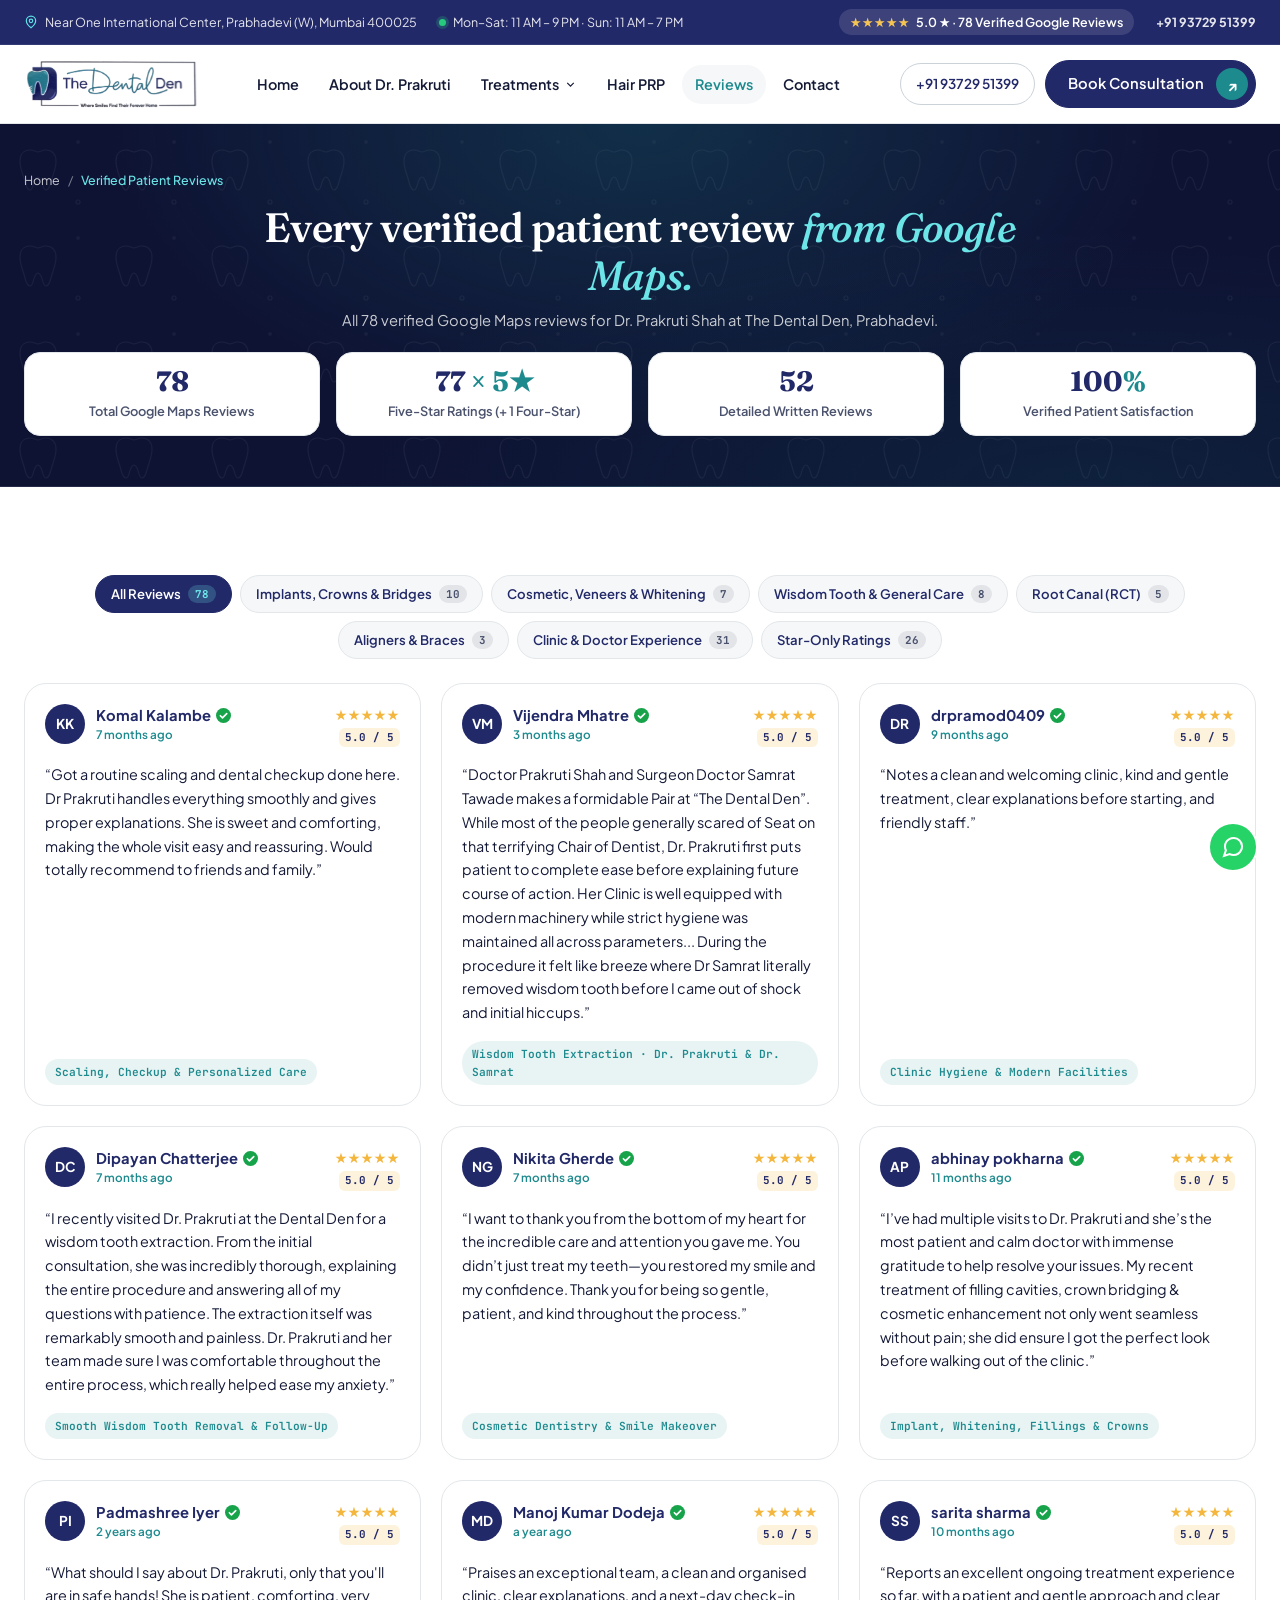
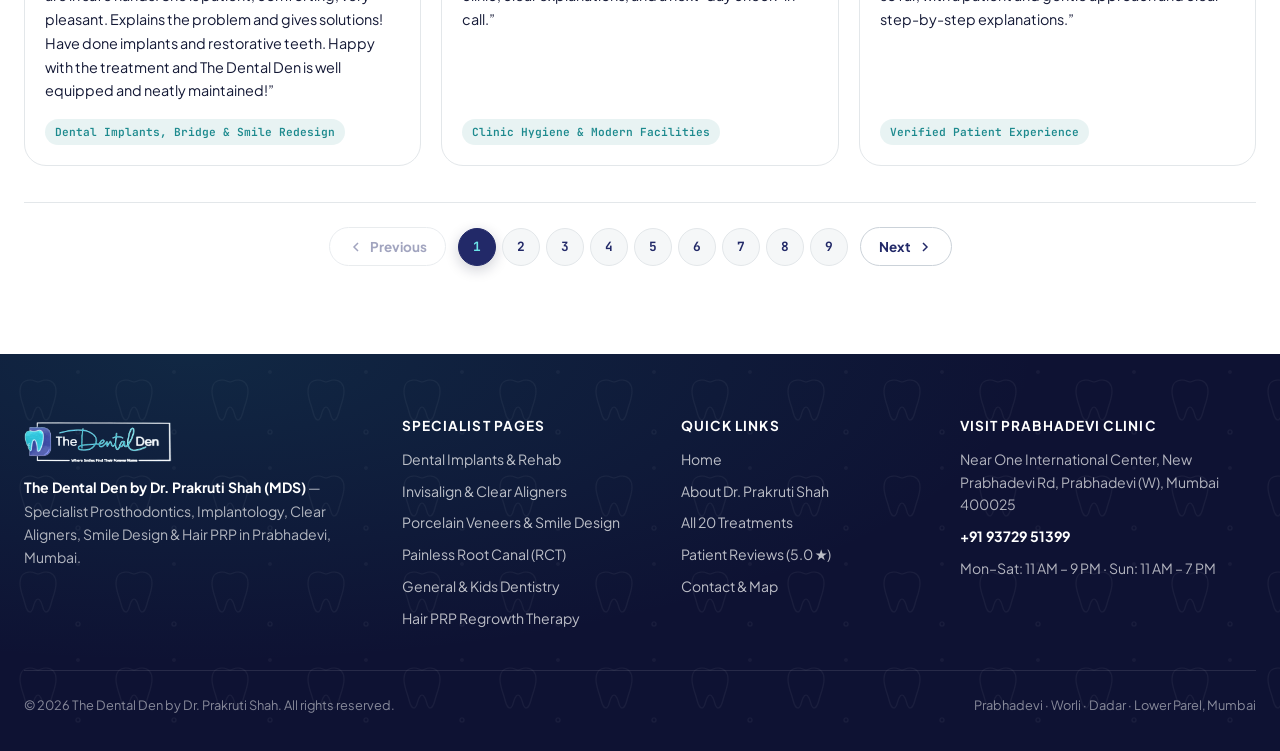
<file: reviews.html>
<!DOCTYPE html>
<html lang="en" data-theme="light">
<head>
  <meta charset="UTF-8">
  <meta name="viewport" content="width=device-width, initial-scale=1.0">
  <title>78 Verified Google Reviews (5.0 ★) | The Dental Den by Dr. Prakruti Shah, Prabhadevi</title>
  <meta name="description" content="Read verbatim 5.0-star Google Maps reviews for The Dental Den by Dr. Prakruti Shah (MDS) in Prabhadevi, Mumbai. Real patient stories on implants, clear aligners, painless wisdom tooth surgery, and smile design.">
  <link rel="canonical" href="https://thedentalden.in/reviews.html">

  <link rel="preconnect" href="https://fonts.googleapis.com">
  <link rel="preconnect" href="https://fonts.gstatic.com" crossorigin>
  <link href="https://fonts.googleapis.com/css2?family=Fraunces:ital,opsz,wght@0,9..144,500;0,9..144,600;0,9..144,700;1,9..144,400;1,9..144,600&family=JetBrains+Mono:wght@500;600&family=Plus+Jakarta+Sans:wght@400;500;600;700&display=swap" rel="stylesheet">

  <link rel="stylesheet" href="assets/styles.css">
</head>
<body>

  <!-- Top Utility Bar (Desktop Only) -->
  <div class="topbar">
    <div class="container topbar-inner">
      <div class="topbar-items">
        <span class="topbar-item">
          <svg viewBox="0 0 24 24" fill="none" stroke="currentColor" stroke-width="2"><path d="M20 10c0 6-8 12-8 12s-8-6-8-12a8 8 0 0 1 16 0Z"/><circle cx="12" cy="10" r="3"/></svg>
          <span>Near One International Center, Prabhadevi (W), Mumbai 400025</span>
        </span>
        <span class="topbar-item">
          <span class="status-dot"></span>
          <span>Mon–Sat: 11 AM – 9 PM · Sun: 11 AM – 7 PM</span>
        </span>
      </div>
      <div class="topbar-items">
        <span class="rating-pill">
          <span class="stars">★★★★★</span>
          <span>5.0 ★ · 78 Verified Google Reviews</span>
        </span>
        <a href="tel:+919372951399" class="topbar-item">
          <strong>+91 93729 51399</strong>
        </a>
      </div>
    </div>
  </div>

  <!-- Sticky Header -->
  <header class="site-header">
    <div class="container nav-inner">
      <a href="index.html" class="brand-logo" aria-label="The Dental Den Home">
        <img src="assets/logo-nav-light.webp" class="logo-for-light" alt="The Dental Den — Where Smiles Find Their Forever Home">
      </a>

      <nav class="nav-links" aria-label="Primary Navigation">
        <a href="index.html" class="nav-link">Home</a>
        <a href="about.html" class="nav-link">About Dr. Prakruti</a>
        <div class="nav-item-dropdown">
          <a href="treatments.html" class="nav-link">
            <span>Treatments</span>
            <svg width="13" height="13" viewBox="0 0 24 24" fill="none" stroke="currentColor" stroke-width="2.2"><path d="m6 9 6 6 6-6"/></svg>
          </a>
          <div class="dropdown-menu">
            <a href="dental-implants.html" class="dropdown-item"><div><strong>Dental Implants &amp; Rehab</strong><span>3D-guided implants, crowns &amp; bridges</span></div></a>
            <a href="clear-aligners.html" class="dropdown-item"><div><strong>Invisalign &amp; Clear Aligners</strong><span>Invisible braces &amp; orthodontic care</span></div></a>
            <a href="cosmetic-dentistry.html" class="dropdown-item"><div><strong>Cosmetic &amp; Smile Design</strong><span>Porcelain veneers, laminates &amp; whitening</span></div></a>
            <a href="root-canal-treatment.html" class="dropdown-item"><div><strong>Painless Root Canal (RCT)</strong><span>Single-sitting microscopic endodontics</span></div></a>
            <a href="general-dentistry.html" class="dropdown-item"><div><strong>General &amp; Kids Dentistry</strong><span>Scaling, fillings, wisdom tooth &amp; kids care</span></div></a>
            <a href="hair-prp.html" class="dropdown-item"><div><strong>Hair PRP Therapy</strong><span>Natural platelet-rich plasma hair regrowth</span></div></a>
          </div>
        </div>
        <a href="hair-prp.html" class="nav-link">Hair PRP</a>
        <a href="reviews.html" class="nav-link active">Reviews</a>
        <a href="contact.html" class="nav-link">Contact</a>
      </nav>

      <div class="nav-actions">
        <a href="tel:+919372951399" class="nav-phone-btn"><span>+91 93729 51399</span></a>
        <button type="button" class="btn btn-primary" data-open-booking="true"><span>Book Consultation</span></button>
        <button class="mobile-menu-btn" id="mobileMenuBtn" aria-label="Open navigation menu" aria-expanded="false">
          <svg viewBox="0 0 24 24" fill="none" stroke="currentColor" stroke-width="2"><line x1="3" y1="6" x2="21" y2="6"/><line x1="3" y1="12" x2="21" y2="12"/><line x1="3" y1="18" x2="21" y2="18"/></svg>
        </button>
      </div>
    </div>
  </header>

  <div class="mobile-drawer" id="mobileDrawer" aria-hidden="true">
    <div class="mobile-drawer-panel"></div>
  </div>

  <main>
    <!-- Subpage Hero -->
    <section class="page-hero">
      <div class="container">
        <div class="breadcrumb">
          <a href="index.html">Home</a>
          <span>/</span>
          <span>Verified Patient Reviews</span>
        </div>
        <div class="section-header" style="margin-bottom:20px;">
          <div class="section-header-left">
            <span class="eyebrow">78 Verified Google Maps Reviews · 5.0 ★ Rating</span>
            <h1 class="section-title">Every verified patient review <em>from Google Maps.</em></h1>
            <p class="section-sub">All 78 verified Google Maps reviews for Dr. Prakruti Shah at The Dental Den, Prabhadevi.</p>
          </div>
        </div>

        <!-- 4 Highlight Metrics (2 Columns on Mobile, 4 on Desktop) -->
        <div class="stat-strip">
          <div class="stat-box">
            <div class="stat-num">78</div>
            <div class="stat-label">Total Google Maps Reviews</div>
          </div>
          <div class="stat-box">
            <div class="stat-num">77 <span>× 5★</span></div>
            <div class="stat-label">Five-Star Ratings (+ 1 Four-Star)</div>
          </div>
          <div class="stat-box">
            <div class="stat-num">52</div>
            <div class="stat-label">Detailed Written Reviews</div>
          </div>
          <div class="stat-box">
            <div class="stat-num">100<span>%</span></div>
            <div class="stat-label">Verified Patient Satisfaction</div>
          </div>
        </div>
      </div>
    </section>

    <!-- Complete 78 Verified Google Reviews Directory with Category Filters & Pagination -->
    <section class="section" id="all-google-reviews">
      <div class="container">
        <!-- Category Filter Bar -->
        <div class="reviews-filter-bar" id="reviewsFilterBar" role="tablist" aria-label="Filter Google Reviews by treatment category">
          <button type="button" class="rev-filter-btn active" data-filter="all" role="tab" aria-selected="true">
            All Reviews <span>78</span>
          </button>
          <button type="button" class="rev-filter-btn" data-filter="implants" role="tab" aria-selected="false">
            Implants, Crowns &amp; Bridges <span>10</span>
          </button>
          <button type="button" class="rev-filter-btn" data-filter="cosmetic" role="tab" aria-selected="false">
            Cosmetic, Veneers &amp; Whitening <span>7</span>
          </button>
          <button type="button" class="rev-filter-btn" data-filter="general" role="tab" aria-selected="false">
            Wisdom Tooth &amp; General Care <span>8</span>
          </button>
          <button type="button" class="rev-filter-btn" data-filter="rct" role="tab" aria-selected="false">
            Root Canal (RCT) <span>5</span>
          </button>
          <button type="button" class="rev-filter-btn" data-filter="aligners" role="tab" aria-selected="false">
            Aligners &amp; Braces <span>3</span>
          </button>
          <button type="button" class="rev-filter-btn" data-filter="experience" role="tab" aria-selected="false">
            Clinic &amp; Doctor Experience <span>31</span>
          </button>
          <button type="button" class="rev-filter-btn" data-filter="star-only" role="tab" aria-selected="false">
            Star-Only Ratings <span>26</span>
          </button>
        </div>

        <!-- 78 Review Cards Grid (Paginated 9 per page via main.js) -->
        <div class="reviews-static-grid" id="reviewsStaticGrid">
          <article class="review-card" data-review-id="1" data-categories="general experience" data-stars="5">
            <div class="review-head">
              <div class="reviewer-meta">
                <div class="reviewer-avatar">KK</div>
                <div>
                  <div class="reviewer-name"><span class="reviewer-name-text">Komal Kalambe</span></div>
                  <div class="reviewer-badge"><span class="rev-time-pill">7 months ago</span></div>
                </div>
              </div>
              <div class="review-rating-col" aria-label="5 out of 5 stars">
                <div class="review-stars">★★★★★</div>
                <span class="review-star-num">5.0 / 5</span>
              </div>
            </div>
            <p class="review-quote">“Got a routine scaling and dental checkup done here. Dr Prakruti handles everything smoothly and gives proper explanations. She is sweet and comforting, making the whole visit easy and reassuring. Would totally recommend to friends and family.”</p>
            <span class="review-tag">Scaling, Checkup &amp; Personalized Care</span>
          </article>

          <article class="review-card" data-review-id="2" data-categories="general" data-stars="5">
            <div class="review-head">
              <div class="reviewer-meta">
                <div class="reviewer-avatar">VM</div>
                <div>
                  <div class="reviewer-name"><span class="reviewer-name-text">Vijendra Mhatre</span></div>
                  <div class="reviewer-badge"><span class="rev-time-pill">3 months ago</span></div>
                </div>
              </div>
              <div class="review-rating-col" aria-label="5 out of 5 stars">
                <div class="review-stars">★★★★★</div>
                <span class="review-star-num">5.0 / 5</span>
              </div>
            </div>
            <p class="review-quote">“Doctor Prakruti Shah and Surgeon Doctor Samrat Tawade makes a formidable Pair at “The Dental Den”. While most of the people generally scared of Seat on that terrifying Chair of Dentist, Dr. Prakruti first puts patient to complete ease before explaining future course of action. Her Clinic is well equipped with modern machinery while strict hygiene was maintained all across parameters... During the procedure it felt like breeze where Dr Samrat literally removed wisdom tooth before I came out of shock and initial hiccups.”</p>
            <span class="review-tag">Wisdom Tooth Extraction · Dr. Prakruti &amp; Dr. Samrat</span>
          </article>

          <article class="review-card" data-review-id="3" data-categories="experience" data-stars="5">
            <div class="review-head">
              <div class="reviewer-meta">
                <div class="reviewer-avatar">DR</div>
                <div>
                  <div class="reviewer-name"><span class="reviewer-name-text">drpramod0409</span></div>
                  <div class="reviewer-badge"><span class="rev-time-pill">9 months ago</span></div>
                </div>
              </div>
              <div class="review-rating-col" aria-label="5 out of 5 stars">
                <div class="review-stars">★★★★★</div>
                <span class="review-star-num">5.0 / 5</span>
              </div>
            </div>
            <p class="review-quote">“Notes a clean and welcoming clinic, kind and gentle treatment, clear explanations before starting, and friendly staff.”</p>
            <span class="review-tag">Clinic Hygiene &amp; Modern Facilities</span>
          </article>

          <article class="review-card" data-review-id="4" data-categories="general" data-stars="5">
            <div class="review-head">
              <div class="reviewer-meta">
                <div class="reviewer-avatar">DC</div>
                <div>
                  <div class="reviewer-name"><span class="reviewer-name-text">Dipayan Chatterjee</span></div>
                  <div class="reviewer-badge"><span class="rev-time-pill">7 months ago</span></div>
                </div>
              </div>
              <div class="review-rating-col" aria-label="5 out of 5 stars">
                <div class="review-stars">★★★★★</div>
                <span class="review-star-num">5.0 / 5</span>
              </div>
            </div>
            <p class="review-quote">“I recently visited Dr. Prakruti at the Dental Den for a wisdom tooth extraction. From the initial consultation, she was incredibly thorough, explaining the entire procedure and answering all of my questions with patience. The extraction itself was remarkably smooth and painless. Dr. Prakruti and her team made sure I was comfortable throughout the entire process, which really helped ease my anxiety.”</p>
            <span class="review-tag">Smooth Wisdom Tooth Removal &amp; Follow-Up</span>
          </article>

          <article class="review-card" data-review-id="5" data-categories="cosmetic" data-stars="5">
            <div class="review-head">
              <div class="reviewer-meta">
                <div class="reviewer-avatar">NG</div>
                <div>
                  <div class="reviewer-name"><span class="reviewer-name-text">Nikita Gherde</span></div>
                  <div class="reviewer-badge"><span class="rev-time-pill">7 months ago</span></div>
                </div>
              </div>
              <div class="review-rating-col" aria-label="5 out of 5 stars">
                <div class="review-stars">★★★★★</div>
                <span class="review-star-num">5.0 / 5</span>
              </div>
            </div>
            <p class="review-quote">“I want to thank you from the bottom of my heart for the incredible care and attention you gave me. You didn’t just treat my teeth—you restored my smile and my confidence. Thank you for being so gentle, patient, and kind throughout the process.”</p>
            <span class="review-tag">Cosmetic Dentistry &amp; Smile Makeover</span>
          </article>

          <article class="review-card" data-review-id="6" data-categories="implants cosmetic general" data-stars="5">
            <div class="review-head">
              <div class="reviewer-meta">
                <div class="reviewer-avatar">AP</div>
                <div>
                  <div class="reviewer-name"><span class="reviewer-name-text">abhinay pokharna</span></div>
                  <div class="reviewer-badge"><span class="rev-time-pill">11 months ago</span></div>
                </div>
              </div>
              <div class="review-rating-col" aria-label="5 out of 5 stars">
                <div class="review-stars">★★★★★</div>
                <span class="review-star-num">5.0 / 5</span>
              </div>
            </div>
            <p class="review-quote">“I’ve had multiple visits to Dr. Prakruti and she’s the most patient and calm doctor with immense gratitude to help resolve your issues. My recent treatment of filling cavities, crown bridging &amp; cosmetic enhancement not only went seamless without pain; she did ensure I got the perfect look before walking out of the clinic.”</p>
            <span class="review-tag">Implant, Whitening, Fillings &amp; Crowns</span>
          </article>

          <article class="review-card" data-review-id="7" data-categories="implants cosmetic" data-stars="5">
            <div class="review-head">
              <div class="reviewer-meta">
                <div class="reviewer-avatar">PI</div>
                <div>
                  <div class="reviewer-name"><span class="reviewer-name-text">Padmashree Iyer</span></div>
                  <div class="reviewer-badge"><span class="rev-time-pill">2 years ago</span></div>
                </div>
              </div>
              <div class="review-rating-col" aria-label="5 out of 5 stars">
                <div class="review-stars">★★★★★</div>
                <span class="review-star-num">5.0 / 5</span>
              </div>
            </div>
            <p class="review-quote">“What should I say about Dr. Prakruti, only that you&#x27;ll are in safe hands! She is patient, comforting, very pleasant. Explains the problem and gives solutions! Have done implants and restorative teeth. Happy with the treatment and The Dental Den is well equipped and neatly maintained!”</p>
            <span class="review-tag">Dental Implants, Bridge &amp; Smile Redesign</span>
          </article>

          <article class="review-card" data-review-id="8" data-categories="experience" data-stars="5">
            <div class="review-head">
              <div class="reviewer-meta">
                <div class="reviewer-avatar">MD</div>
                <div>
                  <div class="reviewer-name"><span class="reviewer-name-text">Manoj Kumar Dodeja</span></div>
                  <div class="reviewer-badge"><span class="rev-time-pill">a year ago</span></div>
                </div>
              </div>
              <div class="review-rating-col" aria-label="5 out of 5 stars">
                <div class="review-stars">★★★★★</div>
                <span class="review-star-num">5.0 / 5</span>
              </div>
            </div>
            <p class="review-quote">“Praises an exceptional team, a clean and organised clinic, clear explanations, and a next-day check-in call.”</p>
            <span class="review-tag">Clinic Hygiene &amp; Modern Facilities</span>
          </article>

          <article class="review-card" data-review-id="9" data-categories="experience" data-stars="5">
            <div class="review-head">
              <div class="reviewer-meta">
                <div class="reviewer-avatar">SS</div>
                <div>
                  <div class="reviewer-name"><span class="reviewer-name-text">sarita sharma</span></div>
                  <div class="reviewer-badge"><span class="rev-time-pill">10 months ago</span></div>
                </div>
              </div>
              <div class="review-rating-col" aria-label="5 out of 5 stars">
                <div class="review-stars">★★★★★</div>
                <span class="review-star-num">5.0 / 5</span>
              </div>
            </div>
            <p class="review-quote">“Reports an excellent ongoing treatment experience so far, with a patient and gentle approach and clear step-by-step explanations.”</p>
            <span class="review-tag">Verified Patient Experience</span>
          </article>

          <article class="review-card" data-review-id="10" data-categories="experience" data-stars="5">
            <div class="review-head">
              <div class="reviewer-meta">
                <div class="reviewer-avatar">SS</div>
                <div>
                  <div class="reviewer-name"><span class="reviewer-name-text">subodh surwase</span></div>
                  <div class="reviewer-badge"><span class="rev-time-pill">a year ago</span></div>
                </div>
              </div>
              <div class="review-rating-col" aria-label="5 out of 5 stars">
                <div class="review-stars">★★★★★</div>
                <span class="review-star-num">5.0 / 5</span>
              </div>
            </div>
            <p class="review-quote">“Describes a first visit with excellent and professional staff, very clear explanations, and painless treatment.”</p>
            <span class="review-tag">Painless Procedure &amp; Gentle Care</span>
          </article>

          <article class="review-card" data-review-id="11" data-categories="implants general" data-stars="5">
            <div class="review-head">
              <div class="reviewer-meta">
                <div class="reviewer-avatar">HR</div>
                <div>
                  <div class="reviewer-name"><span class="reviewer-name-text">Himesh Raste</span></div>
                  <div class="reviewer-badge"><span class="rev-time-pill">a year ago</span></div>
                </div>
              </div>
              <div class="review-rating-col" aria-label="5 out of 5 stars">
                <div class="review-stars">★★★★★</div>
                <span class="review-star-num">5.0 / 5</span>
              </div>
            </div>
            <p class="review-quote">“Describes a hassle-free and painless extraction and bridge, completed before leaving town, with painless recovery and a reachable location.”</p>
            <span class="review-tag">Painless Extraction &amp; Fixed Bridge</span>
          </article>

          <article class="review-card" data-review-id="12" data-categories="rct" data-stars="5">
            <div class="review-head">
              <div class="reviewer-meta">
                <div class="reviewer-avatar">AK</div>
                <div>
                  <div class="reviewer-name"><span class="reviewer-name-text">Aditya Kulkarni</span></div>
                  <div class="reviewer-badge"><span class="rev-time-pill">a year ago</span></div>
                </div>
              </div>
              <div class="review-rating-col" aria-label="5 out of 5 stars">
                <div class="review-stars">★★★★★</div>
                <span class="review-star-num">5.0 / 5</span>
              </div>
            </div>
            <p class="review-quote">“Describes a completely painless root canal with no discomfort afterwards and a quick return to daily routine.”</p>
            <span class="review-tag">Painless Root Canal Treatment (RCT)</span>
          </article>

          <article class="review-card" data-review-id="13" data-categories="experience" data-stars="5">
            <div class="review-head">
              <div class="reviewer-meta">
                <div class="reviewer-avatar">SB</div>
                <div>
                  <div class="reviewer-name"><span class="reviewer-name-text">Sumit Banerjee</span></div>
                  <div class="reviewer-badge"><span class="rev-time-pill">a year ago</span></div>
                </div>
              </div>
              <div class="review-rating-col" aria-label="5 out of 5 stars">
                <div class="review-stars">★★★★★</div>
                <span class="review-star-num">5.0 / 5</span>
              </div>
            </div>
            <p class="review-quote">“Praises a polite and humble approach, strong expertise, and a smooth and comfortable experience.”</p>
            <span class="review-tag">Verified Patient Experience</span>
          </article>

          <article class="review-card" data-review-id="14" data-categories="experience" data-stars="5">
            <div class="review-head">
              <div class="reviewer-meta">
                <div class="reviewer-avatar">TS</div>
                <div>
                  <div class="reviewer-name"><span class="reviewer-name-text">Tejal Shah</span></div>
                  <div class="reviewer-badge"><span class="rev-time-pill">2 years ago</span></div>
                </div>
              </div>
              <div class="review-rating-col" aria-label="5 out of 5 stars">
                <div class="review-stars">★★★★★</div>
                <span class="review-star-num">5.0 / 5</span>
              </div>
            </div>
            <p class="review-quote">“Praises a thorough and caring doctor, a hygienic clinic with modern facilities, and comfort during visits.”</p>
            <span class="review-tag">Clinic Hygiene &amp; Modern Facilities</span>
          </article>

          <article class="review-card" data-review-id="15" data-categories="rct" data-stars="5">
            <div class="review-head">
              <div class="reviewer-meta">
                <div class="reviewer-avatar">VJ</div>
                <div>
                  <div class="reviewer-name"><span class="reviewer-name-text">Vidya Jadhav</span></div>
                  <div class="reviewer-badge"><span class="rev-time-pill">a year ago</span></div>
                </div>
              </div>
              <div class="review-rating-col" aria-label="5 out of 5 stars">
                <div class="review-stars">★★★★★</div>
                <span class="review-star-num">5.0 / 5</span>
              </div>
            </div>
            <p class="review-quote">“Describes severe pain and food getting stuck, other advice to extract, and instead having the tooth saved painlessly and comfortably.”</p>
            <span class="review-tag">Natural Tooth Saved Painlessly (RCT)</span>
          </article>

          <article class="review-card" data-review-id="16" data-categories="rct implants" data-stars="5">
            <div class="review-head">
              <div class="reviewer-meta">
                <div class="reviewer-avatar">SV</div>
                <div>
                  <div class="reviewer-name"><span class="reviewer-name-text">Shailesh Vaviya</span></div>
                  <div class="reviewer-badge"><span class="rev-time-pill">2 years ago</span></div>
                </div>
              </div>
              <div class="review-rating-col" aria-label="5 out of 5 stars">
                <div class="review-stars">★★★★★</div>
                <span class="review-star-num">5.0 / 5</span>
              </div>
            </div>
            <p class="review-quote">“Describes root canal and cap work done seamlessly, a kind and skilled doctor, and a long-standing issue finally resolved.”</p>
            <span class="review-tag">Root Canal &amp; Custom Cap / Crown</span>
          </article>

          <article class="review-card" data-review-id="17" data-categories="implants" data-stars="5">
            <div class="review-head">
              <div class="reviewer-meta">
                <div class="reviewer-avatar">DD</div>
                <div>
                  <div class="reviewer-name"><span class="reviewer-name-text">Dipti Dani</span></div>
                  <div class="reviewer-badge"><span class="rev-time-pill">a year ago</span></div>
                </div>
              </div>
              <div class="review-rating-col" aria-label="5 out of 5 stars">
                <div class="review-stars">★★★★★</div>
                <span class="review-star-num">5.0 / 5</span>
              </div>
            </div>
            <p class="review-quote">“Describes a super smooth implant process, supportive care, and a full explanation of the process.”</p>
            <span class="review-tag">Smooth Dental Implant Procedure</span>
          </article>

          <article class="review-card" data-review-id="18" data-categories="experience" data-stars="5">
            <div class="review-head">
              <div class="reviewer-meta">
                <div class="reviewer-avatar">PG</div>
                <div>
                  <div class="reviewer-name"><span class="reviewer-name-text">Paulo Gracias</span></div>
                  <div class="reviewer-badge"><span class="rev-time-pill">a year ago</span></div>
                </div>
              </div>
              <div class="review-rating-col" aria-label="5 out of 5 stars">
                <div class="review-stars">★★★★★</div>
                <span class="review-star-num">5.0 / 5</span>
              </div>
            </div>
            <p class="review-quote">“Describes a professional centre, a highly skilled doctor, hassle-free treatments, and full satisfaction.”</p>
            <span class="review-tag">Verified Patient Experience</span>
          </article>

          <article class="review-card" data-review-id="19" data-categories="implants cosmetic" data-stars="5">
            <div class="review-head">
              <div class="reviewer-meta">
                <div class="reviewer-avatar">DV</div>
                <div>
                  <div class="reviewer-name"><span class="reviewer-name-text">Dhruv Vaviya</span></div>
                  <div class="reviewer-badge"><span class="rev-time-pill">2 years ago</span></div>
                </div>
              </div>
              <div class="review-rating-col" aria-label="5 out of 5 stars">
                <div class="review-stars">★★★★★</div>
                <span class="review-star-num">5.0 / 5</span>
              </div>
            </div>
            <p class="review-quote">“Describes teeth in very bad condition at first, then a natural-looking bridge and restored confidence to smile and talk.”</p>
            <span class="review-tag">Natural-Looking Bridge &amp; Smile Confidence</span>
          </article>

          <article class="review-card" data-review-id="20" data-categories="experience" data-stars="5">
            <div class="review-head">
              <div class="reviewer-meta">
                <div class="reviewer-avatar">KS</div>
                <div>
                  <div class="reviewer-name"><span class="reviewer-name-text">Kinnari Shah</span></div>
                  <div class="reviewer-badge"><span class="rev-time-pill">2 years ago</span></div>
                </div>
              </div>
              <div class="review-rating-col" aria-label="5 out of 5 stars">
                <div class="review-stars">★★★★★</div>
                <span class="review-star-num">5.0 / 5</span>
              </div>
            </div>
            <p class="review-quote">“Describes the doctor as a go-to for tooth issues, thorough and professional, with a well-maintained clinic and modern equipment.”</p>
            <span class="review-tag">Verified Patient Experience</span>
          </article>

          <article class="review-card" data-review-id="21" data-categories="cosmetic" data-stars="5">
            <div class="review-head">
              <div class="reviewer-meta">
                <div class="reviewer-avatar">MJ</div>
                <div>
                  <div class="reviewer-name"><span class="reviewer-name-text">Manish B Jain</span></div>
                  <div class="reviewer-badge"><span class="rev-time-pill">2 years ago</span></div>
                </div>
              </div>
              <div class="review-rating-col" aria-label="5 out of 5 stars">
                <div class="review-stars">★★★★★</div>
                <span class="review-star-num">5.0 / 5</span>
              </div>
            </div>
            <p class="review-quote">“Praises a detailed treatment plan with cost breakup, and seamless veneer work to improve the smile.”</p>
            <span class="review-tag">Porcelain Veneers &amp; Transparent Cost Plan</span>
          </article>

          <article class="review-card" data-review-id="22" data-categories="experience" data-stars="5">
            <div class="review-head">
              <div class="reviewer-meta">
                <div class="reviewer-avatar">KS</div>
                <div>
                  <div class="reviewer-name"><span class="reviewer-name-text">Karishma Shah</span></div>
                  <div class="reviewer-badge"><span class="rev-time-pill">Edited 2 years ago</span></div>
                </div>
              </div>
              <div class="review-rating-col" aria-label="5 out of 5 stars">
                <div class="review-stars">★★★★★</div>
                <span class="review-star-num">5.0 / 5</span>
              </div>
            </div>
            <p class="review-quote">“Praises a strategically located clinic, a skilled and friendly doctor, a calming vibe, and top equipment in a small and cozy space.”</p>
            <span class="review-tag">Clear Explanations &amp; Honest Guidance</span>
          </article>

          <article class="review-card" data-review-id="23" data-categories="rct implants" data-stars="5">
            <div class="review-head">
              <div class="reviewer-meta">
                <div class="reviewer-avatar">SS</div>
                <div>
                  <div class="reviewer-name"><span class="reviewer-name-text">Simran Sahetia</span></div>
                  <div class="reviewer-badge"><span class="rev-time-pill">2 years ago</span></div>
                </div>
              </div>
              <div class="review-rating-col" aria-label="5 out of 5 stars">
                <div class="review-stars">★★★★★</div>
                <span class="review-star-num">5.0 / 5</span>
              </div>
            </div>
            <p class="review-quote">“Describes a painless root canal, a natural-looking cap, clear treatment options, and losing a fear of dentists.”</p>
            <span class="review-tag">Painless Root Canal &amp; Natural-Looking Cap</span>
          </article>

          <article class="review-card" data-review-id="24" data-categories="general" data-stars="5">
            <div class="review-head">
              <div class="reviewer-meta">
                <div class="reviewer-avatar">IS</div>
                <div>
                  <div class="reviewer-name"><span class="reviewer-name-text">Ishita Savla</span></div>
                  <div class="reviewer-badge"><span class="rev-time-pill">a year ago</span></div>
                </div>
              </div>
              <div class="review-rating-col" aria-label="5 out of 5 stars">
                <div class="review-stars">★★★★★</div>
                <span class="review-star-num">5.0 / 5</span>
              </div>
            </div>
            <p class="review-quote">“Praises gentle fillings and a very clear explanation of the problem and procedure.”</p>
            <span class="review-tag">Gentle Cavity Fillings &amp; Clear Diagnosis</span>
          </article>

          <article class="review-card" data-review-id="25" data-categories="experience" data-stars="5">
            <div class="review-head">
              <div class="reviewer-meta">
                <div class="reviewer-avatar">SG</div>
                <div>
                  <div class="reviewer-name"><span class="reviewer-name-text">sudhir gemawat</span></div>
                  <div class="reviewer-badge"><span class="rev-time-pill">Edited 2 years ago</span></div>
                </div>
              </div>
              <div class="review-rating-col" aria-label="5 out of 5 stars">
                <div class="review-stars">★★★★★</div>
                <span class="review-star-num">5.0 / 5</span>
              </div>
            </div>
            <p class="review-quote">“Praises a compact but very well-maintained and hygienic room, respectful behaviour, and detailed diagnosis and solutions.”</p>
            <span class="review-tag">Clinic Hygiene &amp; Modern Facilities</span>
          </article>

          <article class="review-card" data-review-id="26" data-categories="cosmetic" data-stars="5">
            <div class="review-head">
              <div class="reviewer-meta">
                <div class="reviewer-avatar">RM</div>
                <div>
                  <div class="reviewer-name"><span class="reviewer-name-text">Rashi Mangla</span></div>
                  <div class="reviewer-badge"><span class="rev-time-pill">2 years ago</span></div>
                </div>
              </div>
              <div class="review-rating-col" aria-label="5 out of 5 stars">
                <div class="review-stars">★★★★★</div>
                <span class="review-star-num">5.0 / 5</span>
              </div>
            </div>
            <p class="review-quote">“Praises dependable and trustworthy whitening work, plus hygiene, ambience and a central location.”</p>
            <span class="review-tag">Professional Teeth Whitening &amp; Hygiene</span>
          </article>

          <article class="review-card" data-review-id="27" data-categories="experience" data-stars="5">
            <div class="review-head">
              <div class="reviewer-meta">
                <div class="reviewer-avatar">PM</div>
                <div>
                  <div class="reviewer-name"><span class="reviewer-name-text">PRIYADARSHI MITTAL</span></div>
                  <div class="reviewer-badge"><span class="rev-time-pill">a year ago</span></div>
                </div>
              </div>
              <div class="review-rating-col" aria-label="5 out of 5 stars">
                <div class="review-stars">★★★★★</div>
                <span class="review-star-num">5.0 / 5</span>
              </div>
            </div>
            <p class="review-quote">“Praises a Prabhadevi clinic where front staff are welcoming, everything is on time, and the running is extremely professional.”</p>
            <span class="review-tag">Verified Patient Experience</span>
          </article>

          <article class="review-card" data-review-id="28" data-categories="implants" data-stars="5">
            <div class="review-head">
              <div class="reviewer-meta">
                <div class="reviewer-avatar">GL</div>
                <div>
                  <div class="reviewer-name"><span class="reviewer-name-text">Ganesh Latke</span></div>
                  <div class="reviewer-badge"><span class="rev-time-pill">2 years ago</span></div>
                </div>
              </div>
              <div class="review-rating-col" aria-label="5 out of 5 stars">
                <div class="review-stars">★★★★★</div>
                <span class="review-star-num">5.0 / 5</span>
              </div>
            </div>
            <p class="review-quote">“Describes painless implant surgery with a great outcome, and being able to chew on both sides again after many years.”</p>
            <span class="review-tag">Painless Dental Implant Surgery</span>
          </article>

          <article class="review-card" data-review-id="29" data-categories="experience" data-stars="5">
            <div class="review-head">
              <div class="reviewer-meta">
                <div class="reviewer-avatar">MS</div>
                <div>
                  <div class="reviewer-name"><span class="reviewer-name-text">Mital Shah</span></div>
                  <div class="reviewer-badge"><span class="rev-time-pill">2 years ago</span></div>
                </div>
              </div>
              <div class="review-rating-col" aria-label="5 out of 5 stars">
                <div class="review-stars">★★★★★</div>
                <span class="review-star-num">5.0 / 5</span>
              </div>
            </div>
            <p class="review-quote">“Praises a professional approach, highly recommended services, and a very neat and clean clinic.”</p>
            <span class="review-tag">Clinic Hygiene &amp; Modern Facilities</span>
          </article>

          <article class="review-card" data-review-id="30" data-categories="experience" data-stars="5">
            <div class="review-head">
              <div class="reviewer-meta">
                <div class="reviewer-avatar">DG</div>
                <div>
                  <div class="reviewer-name"><span class="reviewer-name-text">Dhruvisha Gosalia</span></div>
                  <div class="reviewer-badge"><span class="rev-time-pill">2 years ago</span></div>
                </div>
              </div>
              <div class="review-rating-col" aria-label="5 out of 5 stars">
                <div class="review-stars">★★★★★</div>
                <span class="review-star-num">5.0 / 5</span>
              </div>
            </div>
            <p class="review-quote">“Praises a meticulous and caring dentist and a welcoming environment, and recommends the expertise.”</p>
            <span class="review-tag">Verified Patient Experience</span>
          </article>

          <article class="review-card" data-review-id="31" data-categories="experience" data-stars="5">
            <div class="review-head">
              <div class="reviewer-meta">
                <div class="reviewer-avatar">SS</div>
                <div>
                  <div class="reviewer-name"><span class="reviewer-name-text">Shria Shah</span></div>
                  <div class="reviewer-badge"><span class="rev-time-pill">2 years ago</span></div>
                </div>
              </div>
              <div class="review-rating-col" aria-label="5 out of 5 stars">
                <div class="review-stars">★★★★★</div>
                <span class="review-star-num">5.0 / 5</span>
              </div>
            </div>
            <p class="review-quote">“Praises exceptional care, impeccable service, skilled expertise and a welcoming environment.”</p>
            <span class="review-tag">Verified Patient Experience</span>
          </article>

          <article class="review-card" data-review-id="32" data-categories="implants" data-stars="5">
            <div class="review-head">
              <div class="reviewer-meta">
                <div class="reviewer-avatar">VP</div>
                <div>
                  <div class="reviewer-name"><span class="reviewer-name-text">Vinay Pokharna</span></div>
                  <div class="reviewer-badge"><span class="rev-time-pill">2 years ago</span></div>
                </div>
              </div>
              <div class="review-rating-col" aria-label="5 out of 5 stars">
                <div class="review-stars">★★★★★</div>
                <span class="review-star-num">5.0 / 5</span>
              </div>
            </div>
            <p class="review-quote">“Notes finding a specialist for his mother&#x27;s dentures and being very happy with the result.”</p>
            <span class="review-tag">Specialist Complete Dentures for Senior</span>
          </article>

          <article class="review-card" data-review-id="33" data-categories="experience" data-stars="5">
            <div class="review-head">
              <div class="reviewer-meta">
                <div class="reviewer-avatar">ST</div>
                <div>
                  <div class="reviewer-name"><span class="reviewer-name-text">Sujal Tupat</span></div>
                  <div class="reviewer-badge"><span class="rev-time-pill">2 years ago</span></div>
                </div>
              </div>
              <div class="review-rating-col" aria-label="5 out of 5 stars">
                <div class="review-stars">★★★★★</div>
                <span class="review-star-num">5.0 / 5</span>
              </div>
            </div>
            <p class="review-quote">“Praises a professional and friendly doctor who does exactly what is needed, plus a very clean and pleasant clinic.”</p>
            <span class="review-tag">Clinic Hygiene &amp; Modern Facilities</span>
          </article>

          <article class="review-card" data-review-id="34" data-categories="experience" data-stars="5">
            <div class="review-head">
              <div class="reviewer-meta">
                <div class="reviewer-avatar">AK</div>
                <div>
                  <div class="reviewer-name"><span class="reviewer-name-text">Akshada</span></div>
                  <div class="reviewer-badge"><span class="rev-time-pill">a year ago</span></div>
                </div>
              </div>
              <div class="review-rating-col" aria-label="5 out of 5 stars">
                <div class="review-stars">★★★★★</div>
                <span class="review-star-num">5.0 / 5</span>
              </div>
            </div>
            <p class="review-quote">“Describes a very nice experience with clear explanations and affordable solutions, and feeling trust in the doctor.”</p>
            <span class="review-tag">Verified Patient Experience</span>
          </article>

          <article class="review-card" data-review-id="35" data-categories="general" data-stars="5">
            <div class="review-head">
              <div class="reviewer-meta">
                <div class="reviewer-avatar">II</div>
                <div>
                  <div class="reviewer-name"><span class="reviewer-name-text">Infra Industries</span></div>
                  <div class="reviewer-badge"><span class="rev-time-pill">2 years ago</span></div>
                </div>
              </div>
              <div class="review-rating-col" aria-label="5 out of 5 stars">
                <div class="review-stars">★★★★★</div>
                <span class="review-star-num">5.0 / 5</span>
              </div>
            </div>
            <p class="review-quote">“Describes a dental hygiene awareness camp and wellness checkups for employees, with great consultation and advice.”</p>
            <span class="review-tag">Corporate Dental Awareness &amp; Checkup Camp</span>
          </article>

          <article class="review-card" data-review-id="36" data-categories="experience" data-stars="5">
            <div class="review-head">
              <div class="reviewer-meta">
                <div class="reviewer-avatar">SS</div>
                <div>
                  <div class="reviewer-name"><span class="reviewer-name-text">Sanju Sonar</span></div>
                  <div class="reviewer-badge"><span class="rev-time-pill">9 months ago</span></div>
                </div>
              </div>
              <div class="review-rating-col" aria-label="5 out of 5 stars">
                <div class="review-stars">★★★★★</div>
                <span class="review-star-num">5.0 / 5</span>
              </div>
            </div>
            <p class="review-quote">“Praises a friendly and comfortable environment, a best-ever experience, and polite and kind behaviour.”</p>
            <span class="review-tag">Verified Patient Experience</span>
          </article>

          <article class="review-card" data-review-id="37" data-categories="experience" data-stars="5">
            <div class="review-head">
              <div class="reviewer-meta">
                <div class="reviewer-avatar">SS</div>
                <div>
                  <div class="reviewer-name"><span class="reviewer-name-text">Sara Sawant</span></div>
                  <div class="reviewer-badge"><span class="rev-time-pill">5 months ago</span></div>
                </div>
              </div>
              <div class="review-rating-col" aria-label="5 out of 5 stars">
                <div class="review-stars">★★★★★</div>
                <span class="review-star-num">5.0 / 5</span>
              </div>
            </div>
            <p class="review-quote">“Briefly praises very sweet dentists.”</p>
            <span class="review-tag">Verified Patient Experience</span>
          </article>

          <article class="review-card" data-review-id="38" data-categories="cosmetic experience" data-stars="5">
            <div class="review-head">
              <div class="reviewer-meta">
                <div class="reviewer-avatar">PG</div>
                <div>
                  <div class="reviewer-name"><span class="reviewer-name-text">Prathamesh Gavkar</span></div>
                  <div class="reviewer-badge"><span class="rev-time-pill">a year ago</span></div>
                </div>
              </div>
              <div class="review-rating-col" aria-label="5 out of 5 stars">
                <div class="review-stars">★★★★★</div>
                <span class="review-star-num">5.0 / 5</span>
              </div>
            </div>
            <p class="review-quote">“Reports delight with the result, excellent care throughout, and feeling totally confident now.”</p>
            <span class="review-tag">Smile Confidence &amp; Aesthetic Care</span>
          </article>

          <article class="review-card" data-review-id="39" data-categories="general" data-stars="5">
            <div class="review-head">
              <div class="reviewer-meta">
                <div class="reviewer-avatar">FD</div>
                <div>
                  <div class="reviewer-name"><span class="reviewer-name-text">fatima dsouza</span></div>
                  <div class="reviewer-badge"><span class="rev-time-pill">2 years ago</span></div>
                </div>
              </div>
              <div class="review-rating-col" aria-label="5 out of 5 stars">
                <div class="review-stars">★★★★★</div>
                <span class="review-star-num">5.0 / 5</span>
              </div>
            </div>
            <p class="review-quote">“Thanks the doctor for polite help with a tooth extraction.”</p>
            <span class="review-tag">Gentle Tooth Extraction</span>
          </article>

          <article class="review-card" data-review-id="40" data-categories="experience" data-stars="5">
            <div class="review-head">
              <div class="reviewer-meta">
                <div class="reviewer-avatar">SM</div>
                <div>
                  <div class="reviewer-name"><span class="reviewer-name-text">Shrikant Mhatale</span></div>
                  <div class="reviewer-badge"><span class="rev-time-pill">a year ago</span></div>
                </div>
              </div>
              <div class="review-rating-col" aria-label="5 out of 5 stars">
                <div class="review-stars">★★★★★</div>
                <span class="review-star-num">5.0 / 5</span>
              </div>
            </div>
            <p class="review-quote">“Reports a great experience across a year of dental treatment.”</p>
            <span class="review-tag">Verified Patient Experience</span>
          </article>

          <article class="review-card" data-review-id="41" data-categories="aligners" data-stars="5">
            <div class="review-head">
              <div class="reviewer-meta">
                <div class="reviewer-avatar">AG</div>
                <div>
                  <div class="reviewer-name"><span class="reviewer-name-text">Aparna Ghate</span></div>
                  <div class="reviewer-badge"><span class="rev-time-pill">3 months ago</span></div>
                </div>
              </div>
              <div class="review-rating-col" aria-label="5 out of 5 stars">
                <div class="review-stars">★★★★★</div>
                <span class="review-star-num">5.0 / 5</span>
              </div>
            </div>
            <p class="review-quote">“I am currently undergoing dental aligner treatment with Dr Prakruti, and I couldn&#x27;t be happier with the experience so far. She is extremely knowledgeable, patient and always takes the time to explain each step of the process in detail. The clinic is clean, well-equipped, and the staff is warm and welcoming, making every visit comfortable. I have already noticed great progress in my smile and feel confident that I&#x27;m in the best hands. Highly recommend Dr Prakruti for anyone considering aligners or any dental treatment!”</p>
            <span class="review-tag">Clear Aligners &amp; Braces Journey</span>
          </article>

          <article class="review-card" data-review-id="42" data-categories="rct implants" data-stars="5">
            <div class="review-head">
              <div class="reviewer-meta">
                <div class="reviewer-avatar">SS</div>
                <div>
                  <div class="reviewer-name"><span class="reviewer-name-text">sunit shah</span></div>
                  <div class="reviewer-badge"><span class="rev-time-pill">2 years ago</span></div>
                </div>
              </div>
              <div class="review-rating-col" aria-label="5 out of 5 stars">
                <div class="review-stars">★★★★★</div>
                <span class="review-star-num">5.0 / 5</span>
              </div>
            </div>
            <p class="review-quote">“Describes an extremely smooth root canal and crown procedure, with great ambience and experience.”</p>
            <span class="review-tag">Smooth Root Canal &amp; Custom Crown</span>
          </article>

          <article class="review-card" data-review-id="43" data-categories="experience" data-stars="5">
            <div class="review-head">
              <div class="reviewer-meta">
                <div class="reviewer-avatar">AN</div>
                <div>
                  <div class="reviewer-name"><span class="reviewer-name-text">atik nahar</span></div>
                  <div class="reviewer-badge"><span class="rev-time-pill">2 years ago</span></div>
                </div>
              </div>
              <div class="review-rating-col" aria-label="5 out of 5 stars">
                <div class="review-stars">★★★★★</div>
                <span class="review-star-num">5.0 / 5</span>
              </div>
            </div>
            <p class="review-quote">“Praises an excellent and experienced doctor, thorough work, and a hygienic first-class clinic with modern facilities.”</p>
            <span class="review-tag">Clinic Hygiene &amp; Modern Facilities</span>
          </article>

          <article class="review-card" data-review-id="44" data-categories="experience" data-stars="5">
            <div class="review-head">
              <div class="reviewer-meta">
                <div class="reviewer-avatar">HB</div>
                <div>
                  <div class="reviewer-name"><span class="reviewer-name-text">Himanshu Bavishi</span></div>
                  <div class="reviewer-badge"><span class="rev-time-pill">2 years ago</span></div>
                </div>
              </div>
              <div class="review-rating-col" aria-label="5 out of 5 stars">
                <div class="review-stars">★★★★★</div>
                <span class="review-star-num">5.0 / 5</span>
              </div>
            </div>
            <p class="review-quote">“Praises an excellent doctor with a humble, smiling and cooperative nature, a clean setup and precise work.”</p>
            <span class="review-tag">Clinic Hygiene &amp; Modern Facilities</span>
          </article>

          <article class="review-card" data-review-id="45" data-categories="experience" data-stars="5">
            <div class="review-head">
              <div class="reviewer-meta">
                <div class="reviewer-avatar">MM</div>
                <div>
                  <div class="reviewer-name"><span class="reviewer-name-text">Manisha Mehta</span></div>
                  <div class="reviewer-badge"><span class="rev-time-pill">10 months ago</span></div>
                </div>
              </div>
              <div class="review-rating-col" aria-label="5 out of 5 stars">
                <div class="review-stars">★★★★★</div>
                <span class="review-star-num">5.0 / 5</span>
              </div>
            </div>
            <p class="review-quote">“Praises the way every small detail was explained.”</p>
            <span class="review-tag">Clear Explanations &amp; Honest Guidance</span>
          </article>

          <article class="review-card" data-review-id="46" data-categories="experience" data-stars="5">
            <div class="review-head">
              <div class="reviewer-meta">
                <div class="reviewer-avatar">PN</div>
                <div>
                  <div class="reviewer-name"><span class="reviewer-name-text">Pramod Nighute</span></div>
                  <div class="reviewer-badge"><span class="rev-time-pill">2 years ago</span></div>
                </div>
              </div>
              <div class="review-rating-col" aria-label="5 out of 5 stars">
                <div class="review-stars">★★★★★</div>
                <span class="review-star-num">5.0 / 5</span>
              </div>
            </div>
            <p class="review-quote">“Praises excellent treatment, nice staff and perfect guidance.”</p>
            <span class="review-tag">Verified Patient Experience</span>
          </article>

          <article class="review-card" data-review-id="47" data-categories="experience" data-stars="5">
            <div class="review-head">
              <div class="reviewer-meta">
                <div class="reviewer-avatar">SS</div>
                <div>
                  <div class="reviewer-name"><span class="reviewer-name-text">SUNIL SHAH</span></div>
                  <div class="reviewer-badge"><span class="rev-time-pill">2 years ago</span></div>
                </div>
              </div>
              <div class="review-rating-col" aria-label="5 out of 5 stars">
                <div class="review-stars">★★★★★</div>
                <span class="review-star-num">5.0 / 5</span>
              </div>
            </div>
            <p class="review-quote">“Briefly notes a newly opened clinic and a good doctor.”</p>
            <span class="review-tag">Verified Patient Experience</span>
          </article>

          <article class="review-card" data-review-id="48" data-categories="experience" data-stars="5">
            <div class="review-head">
              <div class="reviewer-meta">
                <div class="reviewer-avatar">RA</div>
                <div>
                  <div class="reviewer-name"><span class="reviewer-name-text">RT Accounts</span></div>
                  <div class="reviewer-badge"><span class="rev-time-pill">a year ago</span></div>
                </div>
              </div>
              <div class="review-rating-col" aria-label="5 out of 5 stars">
                <div class="review-stars">★★★★★</div>
                <span class="review-star-num">5.0 / 5</span>
              </div>
            </div>
            <p class="review-quote">“Briefly praises extremely caring and good service.”</p>
            <span class="review-tag">Verified Patient Experience</span>
          </article>

          <article class="review-card" data-review-id="49" data-categories="experience" data-stars="5">
            <div class="review-head">
              <div class="reviewer-meta">
                <div class="reviewer-avatar">SS</div>
                <div>
                  <div class="reviewer-name"><span class="reviewer-name-text">SANDEEP B SHIVTARKAR</span></div>
                  <div class="reviewer-badge"><span class="rev-time-pill">a year ago</span></div>
                </div>
              </div>
              <div class="review-rating-col" aria-label="5 out of 5 stars">
                <div class="review-stars">★★★★★</div>
                <span class="review-star-num">5.0 / 5</span>
              </div>
            </div>
            <p class="review-quote">“Briefly praises good service, good experience and good communication.”</p>
            <span class="review-tag">Clear Explanations &amp; Honest Guidance</span>
          </article>

          <article class="review-card" data-review-id="50" data-categories="experience" data-stars="5">
            <div class="review-head">
              <div class="reviewer-meta">
                <div class="reviewer-avatar">AP</div>
                <div>
                  <div class="reviewer-name"><span class="reviewer-name-text">Akash Pandey</span></div>
                  <div class="reviewer-badge"><span class="rev-time-pill">a year ago</span></div>
                </div>
              </div>
              <div class="review-rating-col" aria-label="5 out of 5 stars">
                <div class="review-stars">★★★★★</div>
                <span class="review-star-num">5.0 / 5</span>
              </div>
            </div>
            <p class="review-quote">“Briefly rates the experience as very excellent.”</p>
            <span class="review-tag">Verified Patient Experience</span>
          </article>

          <article class="review-card" data-review-id="51" data-categories="experience" data-stars="5">
            <div class="review-head">
              <div class="reviewer-meta">
                <div class="reviewer-avatar">AK</div>
                <div>
                  <div class="reviewer-name"><span class="reviewer-name-text">Akshay</span></div>
                  <div class="reviewer-badge"><span class="rev-time-pill">3 weeks ago</span></div>
                </div>
              </div>
              <div class="review-rating-col" aria-label="5 out of 5 stars">
                <div class="review-stars">★★★★★</div>
                <span class="review-star-num">5.0 / 5</span>
              </div>
            </div>
            <p class="review-quote">“Visited The Dental Den for my treatment, Dr. Prakruti Shah is very professional and explains everything clearly. Totally pain-free procedure, clinic is very clean and hygienic with modern setup. Staff is also very helpful and polite. Really had a great experience, highly recommended.”</p>
            <span class="review-tag">Painless Procedure &amp; Gentle Care</span>
          </article>

          <article class="review-card" data-review-id="52" data-categories="experience" data-stars="5">
            <div class="review-head">
              <div class="reviewer-meta">
                <div class="reviewer-avatar">TA</div>
                <div>
                  <div class="reviewer-name"><span class="reviewer-name-text">Tushar Agarawal</span></div>
                  <div class="reviewer-badge"><span class="rev-time-pill">3 months ago</span></div>
                </div>
              </div>
              <div class="review-rating-col" aria-label="5 out of 5 stars">
                <div class="review-stars">★★★★★</div>
                <span class="review-star-num">5.0 / 5</span>
              </div>
            </div>
            <p class="review-quote">“Excellent dental clinic with professional and friendly staff. The clinic is clean, hygienic, and equipped with modern technology. The dentist dr. Prakruti explained everything clearly and provided outstanding treatment. Highly recommended for anyone looking for quality dental care and a painless experience. Higly recommend someone who is looking for the dentist at prabhadevi.”</p>
            <span class="review-tag">Painless Procedure &amp; Gentle Care</span>
          </article>

          <article class="review-card" data-review-id="53" data-categories="star-only" data-stars="5">
            <div class="review-head">
              <div class="reviewer-meta">
                <div class="reviewer-avatar">SR</div>
                <div>
                  <div class="reviewer-name"><span class="reviewer-name-text">Shruthi Reddy</span></div>
                  <div class="reviewer-badge"><span class="rev-time-pill">2 months ago</span></div>
                </div>
              </div>
              <div class="review-rating-col" aria-label="5 out of 5 stars">
                <div class="review-stars">★★★★★</div>
                <span class="review-star-num">5.0 / 5</span>
              </div>
            </div>
            <div class="review-quote review-star-only-box">
              <span class="star-only-pill">★★★★★ · 5-Star Rating</span>
              <p>Verified 5-Star Google Maps rating for The Dental Den by Dr. Prakruti Shah.</p>
            </div>
            <span class="review-tag">Verified 5-Star Google Rating</span>
          </article>

          <article class="review-card" data-review-id="54" data-categories="star-only" data-stars="5">
            <div class="review-head">
              <div class="reviewer-meta">
                <div class="reviewer-avatar">MM</div>
                <div>
                  <div class="reviewer-name"><span class="reviewer-name-text">Mamta Mhatre</span></div>
                  <div class="reviewer-badge"><span class="rev-time-pill">3 months ago</span></div>
                </div>
              </div>
              <div class="review-rating-col" aria-label="5 out of 5 stars">
                <div class="review-stars">★★★★★</div>
                <span class="review-star-num">5.0 / 5</span>
              </div>
            </div>
            <div class="review-quote review-star-only-box">
              <span class="star-only-pill">★★★★★ · 5-Star Rating</span>
              <p>Verified 5-Star Google Maps rating for The Dental Den by Dr. Prakruti Shah.</p>
            </div>
            <span class="review-tag">Verified 5-Star Google Rating</span>
          </article>

          <article class="review-card" data-review-id="55" data-categories="star-only" data-stars="5">
            <div class="review-head">
              <div class="reviewer-meta">
                <div class="reviewer-avatar">AY</div>
                <div>
                  <div class="reviewer-name"><span class="reviewer-name-text">Abhishek Yadav</span></div>
                  <div class="reviewer-badge"><span class="rev-time-pill">4 months ago</span></div>
                </div>
              </div>
              <div class="review-rating-col" aria-label="5 out of 5 stars">
                <div class="review-stars">★★★★★</div>
                <span class="review-star-num">5.0 / 5</span>
              </div>
            </div>
            <div class="review-quote review-star-only-box">
              <span class="star-only-pill">★★★★★ · 5-Star Rating</span>
              <p>Verified 5-Star Google Maps rating for The Dental Den by Dr. Prakruti Shah.</p>
            </div>
            <span class="review-tag">Verified 5-Star Google Rating</span>
          </article>

          <article class="review-card" data-review-id="56" data-categories="aligners star-only" data-stars="5">
            <div class="review-head">
              <div class="reviewer-meta">
                <div class="reviewer-avatar">KH</div>
                <div>
                  <div class="reviewer-name"><span class="reviewer-name-text">Khushi Hinger</span></div>
                  <div class="reviewer-badge"><span class="rev-time-pill">4 months ago</span></div>
                </div>
              </div>
              <div class="review-rating-col" aria-label="5 out of 5 stars">
                <div class="review-stars">★★★★★</div>
                <span class="review-star-num">5.0 / 5</span>
              </div>
            </div>
            <div class="review-quote review-star-only-box">
              <span class="star-only-pill">★★★★★ · 5-Star Rating</span>
              <p>Verified 5-Star Google Maps rating for The Dental Den by Dr. Prakruti Shah.</p>
            </div>
            <span class="review-tag">Aligners &amp; Braces · 5-Star Rating</span>
          </article>

          <article class="review-card" data-review-id="57" data-categories="aligners star-only" data-stars="5">
            <div class="review-head">
              <div class="reviewer-meta">
                <div class="reviewer-avatar">SY</div>
                <div>
                  <div class="reviewer-name"><span class="reviewer-name-text">Suraj Yadav</span></div>
                  <div class="reviewer-badge"><span class="rev-time-pill">5 months ago</span></div>
                </div>
              </div>
              <div class="review-rating-col" aria-label="5 out of 5 stars">
                <div class="review-stars">★★★★★</div>
                <span class="review-star-num">5.0 / 5</span>
              </div>
            </div>
            <div class="review-quote review-star-only-box">
              <span class="star-only-pill">★★★★★ · 5-Star Rating</span>
              <p>Verified 5-Star Google Maps rating for The Dental Den by Dr. Prakruti Shah.</p>
            </div>
            <span class="review-tag">Aligners &amp; Braces · 5-Star Rating</span>
          </article>

          <article class="review-card" data-review-id="58" data-categories="star-only" data-stars="5">
            <div class="review-head">
              <div class="reviewer-meta">
                <div class="reviewer-avatar">KR</div>
                <div>
                  <div class="reviewer-name"><span class="reviewer-name-text">Kiran Rathod</span></div>
                  <div class="reviewer-badge"><span class="rev-time-pill">Edited 10 months ago</span></div>
                </div>
              </div>
              <div class="review-rating-col" aria-label="5 out of 5 stars">
                <div class="review-stars">★★★★★</div>
                <span class="review-star-num">5.0 / 5</span>
              </div>
            </div>
            <div class="review-quote review-star-only-box">
              <span class="star-only-pill">★★★★★ · 5-Star Rating</span>
              <p>Verified 5-Star Google Maps rating for The Dental Den by Dr. Prakruti Shah.</p>
            </div>
            <span class="review-tag">Verified 5-Star Google Rating</span>
          </article>

          <article class="review-card" data-review-id="59" data-categories="star-only" data-stars="5">
            <div class="review-head">
              <div class="reviewer-meta">
                <div class="reviewer-avatar">SG</div>
                <div>
                  <div class="reviewer-name"><span class="reviewer-name-text">Sacheen Gamre</span></div>
                  <div class="reviewer-badge"><span class="rev-time-pill">10 months ago</span></div>
                </div>
              </div>
              <div class="review-rating-col" aria-label="5 out of 5 stars">
                <div class="review-stars">★★★★★</div>
                <span class="review-star-num">5.0 / 5</span>
              </div>
            </div>
            <div class="review-quote review-star-only-box">
              <span class="star-only-pill">★★★★★ · 5-Star Rating</span>
              <p>Verified 5-Star Google Maps rating for The Dental Den by Dr. Prakruti Shah.</p>
            </div>
            <span class="review-tag">Verified 5-Star Google Rating</span>
          </article>

          <article class="review-card" data-review-id="60" data-categories="star-only" data-stars="5">
            <div class="review-head">
              <div class="reviewer-meta">
                <div class="reviewer-avatar">PP</div>
                <div>
                  <div class="reviewer-name"><span class="reviewer-name-text">Pravin patil</span></div>
                  <div class="reviewer-badge"><span class="rev-time-pill">10 months ago</span></div>
                </div>
              </div>
              <div class="review-rating-col" aria-label="5 out of 5 stars">
                <div class="review-stars">★★★★★</div>
                <span class="review-star-num">5.0 / 5</span>
              </div>
            </div>
            <div class="review-quote review-star-only-box">
              <span class="star-only-pill">★★★★★ · 5-Star Rating</span>
              <p>Verified 5-Star Google Maps rating for The Dental Den by Dr. Prakruti Shah.</p>
            </div>
            <span class="review-tag">Verified 5-Star Google Rating</span>
          </article>

          <article class="review-card" data-review-id="61" data-categories="star-only" data-stars="4">
            <div class="review-head">
              <div class="reviewer-meta">
                <div class="reviewer-avatar">LC</div>
                <div>
                  <div class="reviewer-name"><span class="reviewer-name-text">Leena Chaurasiya</span></div>
                  <div class="reviewer-badge"><span class="rev-time-pill">10 months ago</span></div>
                </div>
              </div>
              <div class="review-rating-col" aria-label="4 out of 5 stars">
                <div class="review-stars">★★★★☆</div>
                <span class="review-star-num">4.0 / 5</span>
              </div>
            </div>
            <div class="review-quote review-star-only-box">
              <span class="star-only-pill">★★★★☆ · 4-Star Rating</span>
              <p>Verified 4-Star Google Maps rating for The Dental Den by Dr. Prakruti Shah.</p>
            </div>
            <span class="review-tag">Verified 4-Star Google Rating</span>
          </article>

          <article class="review-card" data-review-id="62" data-categories="star-only" data-stars="5">
            <div class="review-head">
              <div class="reviewer-meta">
                <div class="reviewer-avatar">SS</div>
                <div>
                  <div class="reviewer-name"><span class="reviewer-name-text">stuti sheth</span></div>
                  <div class="reviewer-badge"><span class="rev-time-pill">a year ago</span></div>
                </div>
              </div>
              <div class="review-rating-col" aria-label="5 out of 5 stars">
                <div class="review-stars">★★★★★</div>
                <span class="review-star-num">5.0 / 5</span>
              </div>
            </div>
            <div class="review-quote review-star-only-box">
              <span class="star-only-pill">★★★★★ · 5-Star Rating</span>
              <p>Verified 5-Star Google Maps rating for The Dental Den by Dr. Prakruti Shah.</p>
            </div>
            <span class="review-tag">Verified 5-Star Google Rating</span>
          </article>

          <article class="review-card" data-review-id="63" data-categories="star-only" data-stars="5">
            <div class="review-head">
              <div class="reviewer-meta">
                <div class="reviewer-avatar">IA</div>
                <div>
                  <div class="reviewer-name"><span class="reviewer-name-text">Irfan Agwan</span></div>
                  <div class="reviewer-badge"><span class="rev-time-pill">a year ago</span></div>
                </div>
              </div>
              <div class="review-rating-col" aria-label="5 out of 5 stars">
                <div class="review-stars">★★★★★</div>
                <span class="review-star-num">5.0 / 5</span>
              </div>
            </div>
            <div class="review-quote review-star-only-box">
              <span class="star-only-pill">★★★★★ · 5-Star Rating</span>
              <p>Verified 5-Star Google Maps rating for The Dental Den by Dr. Prakruti Shah.</p>
            </div>
            <span class="review-tag">Verified 5-Star Google Rating</span>
          </article>

          <article class="review-card" data-review-id="64" data-categories="star-only" data-stars="5">
            <div class="review-head">
              <div class="reviewer-meta">
                <div class="reviewer-avatar">PT</div>
                <div>
                  <div class="reviewer-name"><span class="reviewer-name-text">Piran Tarapore</span></div>
                  <div class="reviewer-badge"><span class="rev-time-pill">2 years ago</span></div>
                </div>
              </div>
              <div class="review-rating-col" aria-label="5 out of 5 stars">
                <div class="review-stars">★★★★★</div>
                <span class="review-star-num">5.0 / 5</span>
              </div>
            </div>
            <div class="review-quote review-star-only-box">
              <span class="star-only-pill">★★★★★ · 5-Star Rating</span>
              <p>Verified 5-Star Google Maps rating for The Dental Den by Dr. Prakruti Shah.</p>
            </div>
            <span class="review-tag">Verified 5-Star Google Rating</span>
          </article>

          <article class="review-card" data-review-id="65" data-categories="star-only" data-stars="5">
            <div class="review-head">
              <div class="reviewer-meta">
                <div class="reviewer-avatar">AA</div>
                <div>
                  <div class="reviewer-name"><span class="reviewer-name-text">Alam Afsar</span></div>
                  <div class="reviewer-badge"><span class="rev-time-pill">2 years ago</span></div>
                </div>
              </div>
              <div class="review-rating-col" aria-label="5 out of 5 stars">
                <div class="review-stars">★★★★★</div>
                <span class="review-star-num">5.0 / 5</span>
              </div>
            </div>
            <div class="review-quote review-star-only-box">
              <span class="star-only-pill">★★★★★ · 5-Star Rating</span>
              <p>Verified 5-Star Google Maps rating for The Dental Den by Dr. Prakruti Shah.</p>
            </div>
            <span class="review-tag">Verified 5-Star Google Rating</span>
          </article>

          <article class="review-card" data-review-id="66" data-categories="star-only" data-stars="5">
            <div class="review-head">
              <div class="reviewer-meta">
                <div class="reviewer-avatar">PH</div>
                <div>
                  <div class="reviewer-name"><span class="reviewer-name-text">Prerna Hadkar</span></div>
                  <div class="reviewer-badge"><span class="rev-time-pill">2 years ago</span></div>
                </div>
              </div>
              <div class="review-rating-col" aria-label="5 out of 5 stars">
                <div class="review-stars">★★★★★</div>
                <span class="review-star-num">5.0 / 5</span>
              </div>
            </div>
            <div class="review-quote review-star-only-box">
              <span class="star-only-pill">★★★★★ · 5-Star Rating</span>
              <p>Verified 5-Star Google Maps rating for The Dental Den by Dr. Prakruti Shah.</p>
            </div>
            <span class="review-tag">Verified 5-Star Google Rating</span>
          </article>

          <article class="review-card" data-review-id="67" data-categories="star-only" data-stars="5">
            <div class="review-head">
              <div class="reviewer-meta">
                <div class="reviewer-avatar">SM</div>
                <div>
                  <div class="reviewer-name"><span class="reviewer-name-text">Sameer Shyam Manghwani</span></div>
                  <div class="reviewer-badge"><span class="rev-time-pill">2 years ago</span></div>
                </div>
              </div>
              <div class="review-rating-col" aria-label="5 out of 5 stars">
                <div class="review-stars">★★★★★</div>
                <span class="review-star-num">5.0 / 5</span>
              </div>
            </div>
            <div class="review-quote review-star-only-box">
              <span class="star-only-pill">★★★★★ · 5-Star Rating</span>
              <p>Verified 5-Star Google Maps rating for The Dental Den by Dr. Prakruti Shah.</p>
            </div>
            <span class="review-tag">Verified 5-Star Google Rating</span>
          </article>

          <article class="review-card" data-review-id="68" data-categories="star-only" data-stars="5">
            <div class="review-head">
              <div class="reviewer-meta">
                <div class="reviewer-avatar">CD</div>
                <div>
                  <div class="reviewer-name"><span class="reviewer-name-text">CHETAN DAFTARY</span></div>
                  <div class="reviewer-badge"><span class="rev-time-pill">2 years ago</span></div>
                </div>
              </div>
              <div class="review-rating-col" aria-label="5 out of 5 stars">
                <div class="review-stars">★★★★★</div>
                <span class="review-star-num">5.0 / 5</span>
              </div>
            </div>
            <div class="review-quote review-star-only-box">
              <span class="star-only-pill">★★★★★ · 5-Star Rating</span>
              <p>Verified 5-Star Google Maps rating for The Dental Den by Dr. Prakruti Shah.</p>
            </div>
            <span class="review-tag">Verified 5-Star Google Rating</span>
          </article>

          <article class="review-card" data-review-id="69" data-categories="star-only" data-stars="5">
            <div class="review-head">
              <div class="reviewer-meta">
                <div class="reviewer-avatar">SG</div>
                <div>
                  <div class="reviewer-name"><span class="reviewer-name-text">Suketu Gandhi</span></div>
                  <div class="reviewer-badge"><span class="rev-time-pill">2 years ago</span></div>
                </div>
              </div>
              <div class="review-rating-col" aria-label="5 out of 5 stars">
                <div class="review-stars">★★★★★</div>
                <span class="review-star-num">5.0 / 5</span>
              </div>
            </div>
            <div class="review-quote review-star-only-box">
              <span class="star-only-pill">★★★★★ · 5-Star Rating</span>
              <p>Verified 5-Star Google Maps rating for The Dental Den by Dr. Prakruti Shah.</p>
            </div>
            <span class="review-tag">Verified 5-Star Google Rating</span>
          </article>

          <article class="review-card" data-review-id="70" data-categories="star-only" data-stars="5">
            <div class="review-head">
              <div class="reviewer-meta">
                <div class="reviewer-avatar">RD</div>
                <div>
                  <div class="reviewer-name"><span class="reviewer-name-text">rajvi daftary</span></div>
                  <div class="reviewer-badge"><span class="rev-time-pill">2 years ago</span></div>
                </div>
              </div>
              <div class="review-rating-col" aria-label="5 out of 5 stars">
                <div class="review-stars">★★★★★</div>
                <span class="review-star-num">5.0 / 5</span>
              </div>
            </div>
            <div class="review-quote review-star-only-box">
              <span class="star-only-pill">★★★★★ · 5-Star Rating</span>
              <p>Verified 5-Star Google Maps rating for The Dental Den by Dr. Prakruti Shah.</p>
            </div>
            <span class="review-tag">Verified 5-Star Google Rating</span>
          </article>

          <article class="review-card" data-review-id="71" data-categories="star-only" data-stars="5">
            <div class="review-head">
              <div class="reviewer-meta">
                <div class="reviewer-avatar">AG</div>
                <div>
                  <div class="reviewer-name"><span class="reviewer-name-text">Ami Gandhi</span></div>
                  <div class="reviewer-badge"><span class="rev-time-pill">2 years ago</span></div>
                </div>
              </div>
              <div class="review-rating-col" aria-label="5 out of 5 stars">
                <div class="review-stars">★★★★★</div>
                <span class="review-star-num">5.0 / 5</span>
              </div>
            </div>
            <div class="review-quote review-star-only-box">
              <span class="star-only-pill">★★★★★ · 5-Star Rating</span>
              <p>Verified 5-Star Google Maps rating for The Dental Den by Dr. Prakruti Shah.</p>
            </div>
            <span class="review-tag">Verified 5-Star Google Rating</span>
          </article>

          <article class="review-card" data-review-id="72" data-categories="star-only" data-stars="5">
            <div class="review-head">
              <div class="reviewer-meta">
                <div class="reviewer-avatar">AG</div>
                <div>
                  <div class="reviewer-name"><span class="reviewer-name-text">Amish Gandhi</span></div>
                  <div class="reviewer-badge"><span class="rev-time-pill">2 years ago</span></div>
                </div>
              </div>
              <div class="review-rating-col" aria-label="5 out of 5 stars">
                <div class="review-stars">★★★★★</div>
                <span class="review-star-num">5.0 / 5</span>
              </div>
            </div>
            <div class="review-quote review-star-only-box">
              <span class="star-only-pill">★★★★★ · 5-Star Rating</span>
              <p>Verified 5-Star Google Maps rating for The Dental Den by Dr. Prakruti Shah.</p>
            </div>
            <span class="review-tag">Verified 5-Star Google Rating</span>
          </article>

          <article class="review-card" data-review-id="73" data-categories="star-only" data-stars="5">
            <div class="review-head">
              <div class="reviewer-meta">
                <div class="reviewer-avatar">SG</div>
                <div>
                  <div class="reviewer-name"><span class="reviewer-name-text">Sunil Gosalia</span></div>
                  <div class="reviewer-badge"><span class="rev-time-pill">2 years ago</span></div>
                </div>
              </div>
              <div class="review-rating-col" aria-label="5 out of 5 stars">
                <div class="review-stars">★★★★★</div>
                <span class="review-star-num">5.0 / 5</span>
              </div>
            </div>
            <div class="review-quote review-star-only-box">
              <span class="star-only-pill">★★★★★ · 5-Star Rating</span>
              <p>Verified 5-Star Google Maps rating for The Dental Den by Dr. Prakruti Shah.</p>
            </div>
            <span class="review-tag">Verified 5-Star Google Rating</span>
          </article>

          <article class="review-card" data-review-id="74" data-categories="star-only" data-stars="5">
            <div class="review-head">
              <div class="reviewer-meta">
                <div class="reviewer-avatar">DS</div>
                <div>
                  <div class="reviewer-name"><span class="reviewer-name-text">Dolly Shah</span></div>
                  <div class="reviewer-badge"><span class="rev-time-pill">2 years ago</span></div>
                </div>
              </div>
              <div class="review-rating-col" aria-label="5 out of 5 stars">
                <div class="review-stars">★★★★★</div>
                <span class="review-star-num">5.0 / 5</span>
              </div>
            </div>
            <div class="review-quote review-star-only-box">
              <span class="star-only-pill">★★★★★ · 5-Star Rating</span>
              <p>Verified 5-Star Google Maps rating for The Dental Den by Dr. Prakruti Shah.</p>
            </div>
            <span class="review-tag">Verified 5-Star Google Rating</span>
          </article>

          <article class="review-card" data-review-id="75" data-categories="star-only" data-stars="5">
            <div class="review-head">
              <div class="reviewer-meta">
                <div class="reviewer-avatar">AG</div>
                <div>
                  <div class="reviewer-name"><span class="reviewer-name-text">Aditya Gosalia</span></div>
                  <div class="reviewer-badge"><span class="rev-time-pill">2 years ago</span></div>
                </div>
              </div>
              <div class="review-rating-col" aria-label="5 out of 5 stars">
                <div class="review-stars">★★★★★</div>
                <span class="review-star-num">5.0 / 5</span>
              </div>
            </div>
            <div class="review-quote review-star-only-box">
              <span class="star-only-pill">★★★★★ · 5-Star Rating</span>
              <p>Verified 5-Star Google Maps rating for The Dental Den by Dr. Prakruti Shah.</p>
            </div>
            <span class="review-tag">Verified 5-Star Google Rating</span>
          </article>

          <article class="review-card" data-review-id="76" data-categories="star-only" data-stars="5">
            <div class="review-head">
              <div class="reviewer-meta">
                <div class="reviewer-avatar">SK</div>
                <div>
                  <div class="reviewer-name"><span class="reviewer-name-text">Smeet Kotian</span></div>
                  <div class="reviewer-badge"><span class="rev-time-pill">2 years ago</span></div>
                </div>
              </div>
              <div class="review-rating-col" aria-label="5 out of 5 stars">
                <div class="review-stars">★★★★★</div>
                <span class="review-star-num">5.0 / 5</span>
              </div>
            </div>
            <div class="review-quote review-star-only-box">
              <span class="star-only-pill">★★★★★ · 5-Star Rating</span>
              <p>Verified 5-Star Google Maps rating for The Dental Den by Dr. Prakruti Shah.</p>
            </div>
            <span class="review-tag">Verified 5-Star Google Rating</span>
          </article>

          <article class="review-card" data-review-id="77" data-categories="star-only" data-stars="5">
            <div class="review-head">
              <div class="reviewer-meta">
                <div class="reviewer-avatar">AJ</div>
                <div>
                  <div class="reviewer-name"><span class="reviewer-name-text">Ajay</span></div>
                  <div class="reviewer-badge"><span class="rev-time-pill">2 years ago</span></div>
                </div>
              </div>
              <div class="review-rating-col" aria-label="5 out of 5 stars">
                <div class="review-stars">★★★★★</div>
                <span class="review-star-num">5.0 / 5</span>
              </div>
            </div>
            <div class="review-quote review-star-only-box">
              <span class="star-only-pill">★★★★★ · 5-Star Rating</span>
              <p>Verified 5-Star Google Maps rating for The Dental Den by Dr. Prakruti Shah.</p>
            </div>
            <span class="review-tag">Verified 5-Star Google Rating</span>
          </article>

          <article class="review-card" data-review-id="78" data-categories="star-only" data-stars="5">
            <div class="review-head">
              <div class="reviewer-meta">
                <div class="reviewer-avatar">TD</div>
                <div>
                  <div class="reviewer-name"><span class="reviewer-name-text">Terna Dental</span></div>
                  <div class="reviewer-badge"><span class="rev-time-pill">3 years ago</span></div>
                </div>
              </div>
              <div class="review-rating-col" aria-label="5 out of 5 stars">
                <div class="review-stars">★★★★★</div>
                <span class="review-star-num">5.0 / 5</span>
              </div>
            </div>
            <div class="review-quote review-star-only-box">
              <span class="star-only-pill">★★★★★ · 5-Star Rating</span>
              <p>Verified 5-Star Google Maps rating for The Dental Den by Dr. Prakruti Shah.</p>
            </div>
            <span class="review-tag">Verified 5-Star Google Rating</span>
          </article>
        </div>

        <!-- Best-Practice Pagination Controls (Previous / Page Numbers / Next) -->
        <nav class="reviews-pagination" id="reviewsPagination" aria-label="Google Reviews Pagination">
          <button type="button" class="page-nav-btn" id="revPrevPageBtn" disabled>
            <svg viewBox="0 0 24 24" fill="none" stroke="currentColor" stroke-width="2.2"><path d="m15 18-6-6 6-6"/></svg>
            <span>Previous</span>
          </button>
          <div class="page-numbers" id="revPageNumbers" role="group" aria-label="Page numbers"></div>
          <button type="button" class="page-nav-btn" id="revNextPageBtn">
            <span>Next</span>
            <svg viewBox="0 0 24 24" fill="none" stroke="currentColor" stroke-width="2.2"><path d="m9 18 6-6-6-6"/></svg>
          </button>
        </nav>
      </div>
    </section>
  </main>

  <!-- Footer -->
  <footer class="site-footer">
    <div class="container">
      <div class="footer-grid">
        <div class="footer-col">
          <a href="index.html" class="brand-logo" style="margin-bottom:14px;">
            <img src="assets/logo-nav-dark.webp" alt="The Dental Den Logo" style="height:44px;width:auto;">
          </a>
          <p style="font-size:0.88rem;line-height:1.65;">
            <strong>The Dental Den by Dr. Prakruti Shah (MDS)</strong> — Specialist Prosthodontics, Implantology, Clear Aligners, Smile Design &amp; Hair PRP in Prabhadevi, Mumbai.
          </p>
        </div>
        <div class="footer-col">
          <h4>Specialist Pages</h4>
          <div class="footer-links">
            <a href="dental-implants.html">Dental Implants &amp; Rehab</a>
            <a href="clear-aligners.html">Invisalign &amp; Clear Aligners</a>
            <a href="cosmetic-dentistry.html">Porcelain Veneers &amp; Smile Design</a>
            <a href="root-canal-treatment.html">Painless Root Canal (RCT)</a>
            <a href="general-dentistry.html">General &amp; Kids Dentistry</a>
            <a href="hair-prp.html">Hair PRP Regrowth Therapy</a>
          </div>
        </div>
        <div class="footer-col">
          <h4>Quick Links</h4>
          <div class="footer-links">
            <a href="index.html">Home</a>
            <a href="about.html">About Dr. Prakruti Shah</a>
            <a href="treatments.html">All 20 Treatments</a>
            <a href="reviews.html">Patient Reviews (5.0 ★)</a>
            <a href="contact.html">Contact &amp; Map</a>
          </div>
        </div>
        <div class="footer-col">
          <h4>Visit Prabhadevi Clinic</h4>
          <div class="footer-links">
            <span>Near One International Center, New Prabhadevi Rd, Prabhadevi (W), Mumbai 400025</span>
            <a href="tel:+919372951399" style="font-weight:700;color:#FFFFFF;">+91 93729 51399</a>
            <span>Mon–Sat: 11 AM – 9 PM · Sun: 11 AM – 7 PM</span>
          </div>
        </div>
      </div>
      <div class="footer-bottom">
        <span>© 2026 The Dental Den by Dr. Prakruti Shah. All rights reserved.</span>
        <span>Prabhadevi · Worli · Dadar · Lower Parel, Mumbai</span>
      </div>
    </div>
  </footer>

  <!-- Mobile Bottom Dock -->
  <nav class="mobile-bottom-bar" aria-label="Quick Mobile Actions">
    <a href="tel:+919372951399" class="mob-tab">
      <svg viewBox="0 0 24 24" fill="none" stroke="currentColor" stroke-width="2"><path d="M22 16.92v3a2 2 0 0 1-2.18 2 19.79 19.79 0 0 1-8.63-3.07 19.5 19.5 0 0 1-6-6 19.79 19.79 0 0 1-3.07-8.67A2 2 0 0 1 4.11 2h3a2 2 0 0 1 2 1.72c.127.96.361 1.903.7 2.81a2 2 0 0 1-.45 2.11L8.09 9.91a16 16 0 0 0 6 6l1.27-1.27a2 2 0 0 1 2.11-.45c.907.339 1.85.573 2.81.7A2 2 0 0 1 22 16.92z"/></svg>
      <span>Call</span>
    </a>
    <a href="https://wa.me/919372951399?text=Hi%20Dr.%20Prakruti%2C%20I%20would%20like%20to%20book%20an%20appointment%20at%20The%20Dental%20Den." target="_blank" rel="noopener" class="mob-tab">
      <svg viewBox="0 0 24 24" fill="none" stroke="currentColor" stroke-width="2"><path d="M21 11.5a8.38 8.38 0 0 1-.9 3.8 8.5 8.5 0 0 1-7.6 4.7 8.38 8.38 0 0 1-3.8-.9L3 21l1.9-5.7a8.38 8.38 0 0 1-.9-3.8 8.5 8.5 0 0 1 4.7-7.6 8.38 8.38 0 0 1 3.8-.9h.5a8.48 8.48 0 0 1 8 8v.5z"/></svg>
      <span>WhatsApp</span>
    </a>
    <a href="https://maps.app.goo.gl/qgpQpd8vG98as5N77" target="_blank" rel="noopener" class="mob-tab">
      <svg viewBox="0 0 24 24" fill="none" stroke="currentColor" stroke-width="2"><path d="M20 10c0 6-8 12-8 12s-8-6-8-12a8 8 0 0 1 16 0Z"/><circle cx="12" cy="10" r="3"/></svg>
      <span>Map</span>
    </a>
    <a href="#book" class="mob-tab primary" data-open-booking="true">
      <svg viewBox="0 0 24 24" fill="none" stroke="currentColor" stroke-width="2"><rect x="3" y="4" width="18" height="18" rx="2"/><path d="M16 2v4M8 2v4M3 10h18"/></svg>
      <span>Book Visit</span>
    </a>
  </nav>

  <script src="assets/main.js"></script>
</body>
</html>
</file>
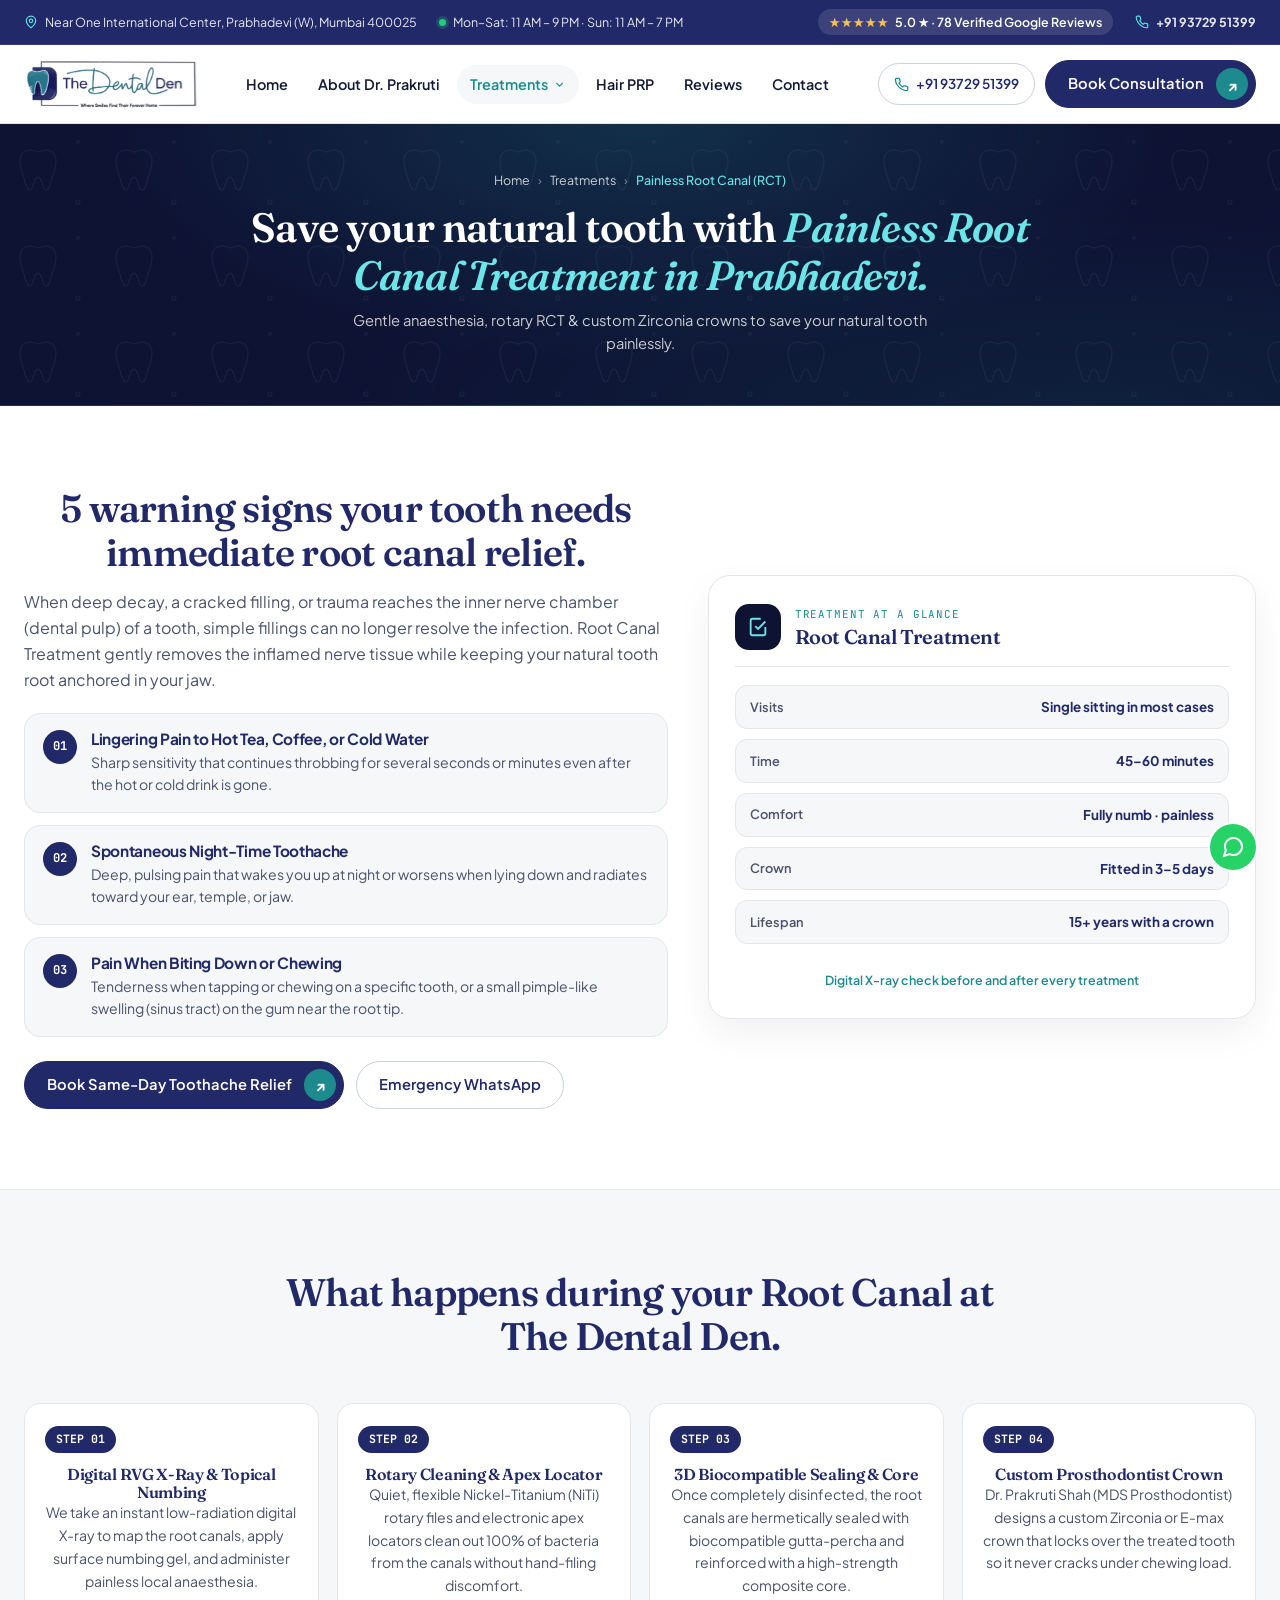
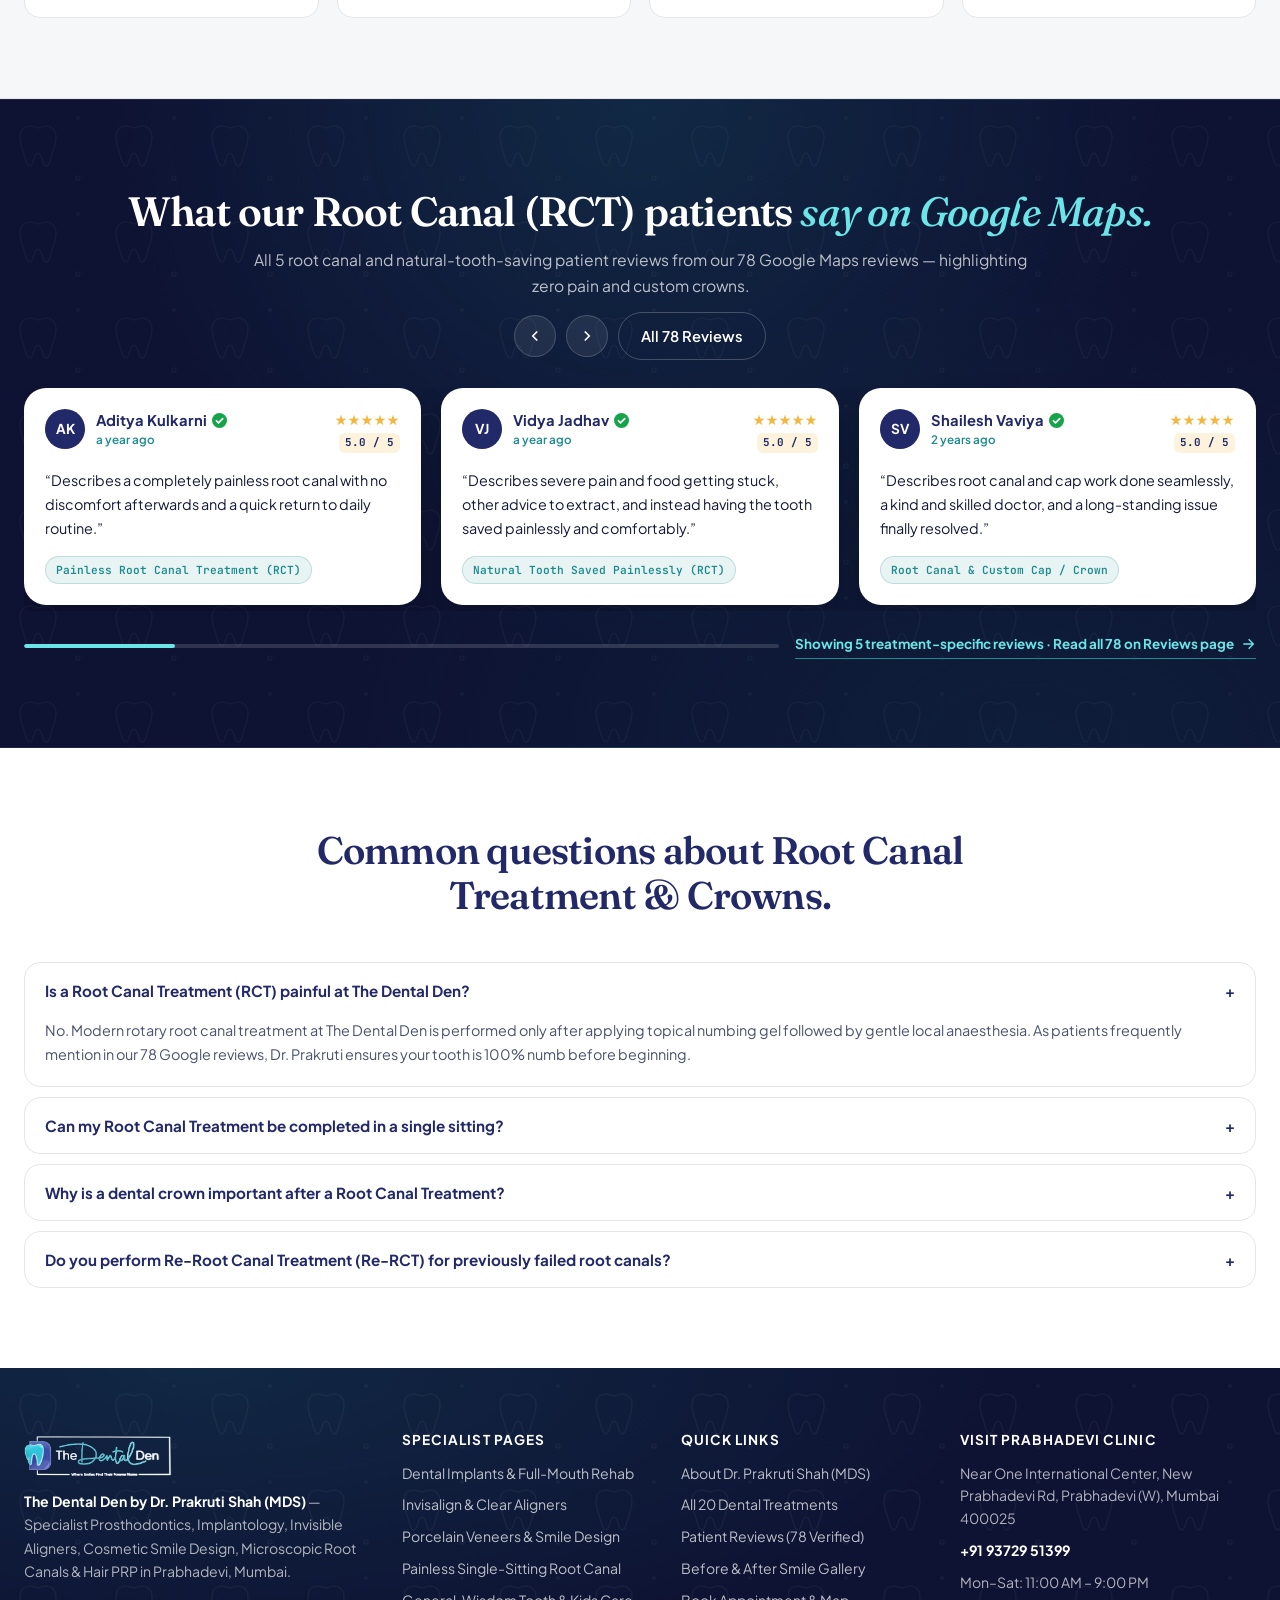
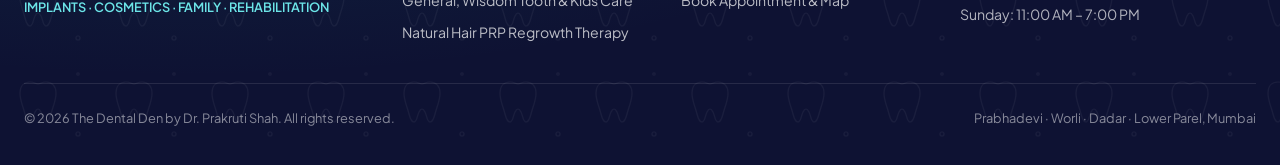
<file: root-canal-treatment.html>
<!DOCTYPE html>
<html lang="en-IN">
<head>
  <meta charset="UTF-8">
  <meta name="viewport" content="width=device-width, initial-scale=1.0">
  <title>Painless Root Canal Treatment (RCT) in Prabhadevi, Mumbai | The Dental Den by Dr. Prakruti Shah</title>
  <meta name="description" content="Severe toothache or sensitivity to hot and cold? Get painless single-visit &amp; multi-visit Root Canal Treatment (RCT) and custom Zirconia Crowns at The Dental Den, Prabhadevi, Mumbai.">
  <link rel="canonical" href="https://thedentalden.in/root-canal-treatment.html">
    <link rel="preconnect" href="https://fonts.googleapis.com">
  <link rel="preconnect" href="https://fonts.gstatic.com" crossorigin>
  <link href="https://fonts.googleapis.com/css2?family=Fraunces:ital,opsz,wght@0,9..144,500;0,9..144,600;0,9..144,700;1,9..144,400;1,9..144,600&family=JetBrains+Mono:wght@500;600&family=Plus+Jakarta+Sans:wght@400;500;600;700&display=swap" rel="stylesheet">
  <link rel="stylesheet" href="assets/styles.css">

  <script type="application/ld+json">
  {
    "@context": "https://schema.org",
    "@graph": [
      {
        "@type": "BreadcrumbList",
        "itemListElement": [
          { "@type": "ListItem", "position": 1, "name": "Home", "item": "https://thedentalden.in/" },
          { "@type": "ListItem", "position": 2, "name": "Treatments", "item": "https://thedentalden.in/treatments.html" },
          { "@type": "ListItem", "position": 3, "name": "Painless Root Canal Treatment (RCT)", "item": "https://thedentalden.in/root-canal-treatment.html" }
        ]
      },
      {
        "@type": "MedicalProcedure",
        "name": "Painless Rotary Root Canal Treatment (RCT) & Crown Restoration",
        "procedureType": "https://schema.org/TherapeuticProcedure",
        "bodyLocation": "Dental Pulp & Root Canals",
        "description": "Painless single-visit and multi-visit rotary root canal treatment using digital RVG X-rays, electronic apex locators, and custom Prosthodontist-designed Zirconia crowns at The Dental Den, Prabhadevi, Mumbai."
      },
      {
        "@type": "FAQPage",
        "mainEntity": [
          {
            "@type": "Question",
            "name": "Is a Root Canal Treatment (RCT) painful at The Dental Den?",
            "acceptedAnswer": {
              "@type": "Answer",
              "text": "No. Modern rotary root canal treatment at The Dental Den is performed only after applying topical numbing gel followed by gentle local anaesthesia. As patients frequently mention in our 78 Google reviews, Dr. Prakruti ensures your tooth is 100% numb before beginning."
            }
          },
          {
            "@type": "Question",
            "name": "Can my Root Canal Treatment be completed in a single sitting?",
            "acceptedAnswer": {
              "@type": "Answer",
              "text": "Yes, in teeth without active periapical abscess or swelling, rotary instrumentation and ultrasonic irrigation allow us to disinfect and seal the root canals in a single 45–60 minute visit. Teeth with acute infection may require 2 visits with an antibacterial dressing in between."
            }
          },
          {
            "@type": "Question",
            "name": "Why is a dental crown important after a Root Canal Treatment?",
            "acceptedAnswer": {
              "@type": "Answer",
              "text": "A root-canal-treated tooth no longer has internal blood supply and often has a hollowed core from previous decay, making it vulnerable to vertical fracture when chewing hard Indian foods. A precision-fitted Zirconia or ceramic crown crafted by MDS Prosthodontist Dr. Prakruti Shah seals and reinforces the tooth for decades."
            }
          }
        ]
      }
    ]
  }
  </script>
</head>
<body>

  <!-- B1. Top Utility Bar (Visible on Desktop, Hidden on Mobile < 1024px) -->
  <div class="topbar">
    <div class="container topbar-inner">
      <div class="topbar-items">
        <span class="topbar-item">
          <svg viewBox="0 0 24 24" fill="none" stroke="currentColor" stroke-width="2"><path d="M20 10c0 6-8 12-8 12s-8-6-8-12a8 8 0 0 1 16 0Z"/><circle cx="12" cy="10" r="3"/></svg>
          <span>Near One International Center, Prabhadevi (W), Mumbai 400025</span>
        </span>
        <span class="topbar-item">
          <span class="status-dot"></span>
          <span>Mon–Sat: 11 AM – 9 PM · Sun: 11 AM – 7 PM</span>
        </span>
      </div>
      <div class="topbar-items">
        <a href="reviews.html" class="rating-pill" title="Read Verified Google Reviews">
          <span class="stars">★★★★★</span>
          <span>5.0 ★ · 78 Verified Google Reviews</span>
        </a>
        <a href="tel:+919372951399" class="topbar-item">
          <svg viewBox="0 0 24 24" fill="none" stroke="currentColor" stroke-width="2"><path d="M22 16.92v3a2 2 0 0 1-2.18 2 19.79 19.79 0 0 1-8.63-3.07 19.5 19.5 0 0 1-6-6 19.79 19.79 0 0 1-3.07-8.67A2 2 0 0 1 4.11 2h3a2 2 0 0 1 2 1.72c.127.96.361 1.903.7 2.81a2 2 0 0 1-.45 2.11L8.09 9.91a16 16 0 0 0 6 6l1.27-1.27a2 2 0 0 1 2.11-.45c.907.339 1.85.573 2.81.7A2 2 0 0 1 22 16.92z"/></svg>
          <strong>+91 93729 51399</strong>
        </a>
      </div>
    </div>
  </div>

  <!-- Sticky Header -->
  <header class="site-header">
    <div class="container nav-inner">
      <a href="index.html" class="brand-logo" aria-label="The Dental Den by Dr. Prakruti Shah Home">
        <img src="assets/logo-nav-light.webp" class="logo-for-light" alt="The Dental Den — Where Smiles Find Their Forever Home">
      </a>

      <nav class="nav-links" aria-label="Primary Navigation">
        <a href="index.html" class="nav-link">Home</a>
        <a href="about.html" class="nav-link">About Dr. Prakruti</a>
        <div class="nav-item-dropdown">
          <a href="treatments.html" class="nav-link active" aria-haspopup="true">
            <span>Treatments</span>
            <svg width="13" height="13" viewBox="0 0 24 24" fill="none" stroke="currentColor" stroke-width="2.2"><path d="m6 9 6 6 6-6"/></svg>
          </a>
          <div class="dropdown-menu" role="menu">
            <a href="dental-implants.html" class="dropdown-item">
              <div class="dropdown-icon"><svg viewBox="0 0 24 24" fill="none" stroke="currentColor" stroke-width="2"><path d="M12 2v20M8 6h8M9 12h6M10 18h4"/></svg></div>
              <div><strong>Dental Implants &amp; Rehab</strong><span>3D-guided implants, crowns &amp; bridges</span></div>
            </a>
            <a href="clear-aligners.html" class="dropdown-item">
              <div class="dropdown-icon"><svg viewBox="0 0 24 24" fill="none" stroke="currentColor" stroke-width="2"><rect x="3" y="8" width="18" height="8" rx="4"/></svg></div>
              <div><strong>Invisalign &amp; Clear Aligners</strong><span>Invisible braces &amp; orthodontic care</span></div>
            </a>
            <a href="cosmetic-dentistry.html" class="dropdown-item">
              <div class="dropdown-icon"><svg viewBox="0 0 24 24" fill="none" stroke="currentColor" stroke-width="2"><path d="m12 3 1.9 5.8a2 2 0 0 0 1.3 1.3L21 12l-5.8 1.9a2 2 0 0 0-1.3 1.3L12 21l-1.9-5.8a2 2 0 0 0-1.3-1.3L3 12l5.8-1.9a2 2 0 0 0 1.3-1.3Z"/></svg></div>
              <div><strong>Cosmetic &amp; Smile Design</strong><span>Porcelain veneers, laminates &amp; whitening</span></div>
            </a>
            <a href="root-canal-treatment.html" class="dropdown-item">
              <div class="dropdown-icon"><svg viewBox="0 0 24 24" fill="none" stroke="currentColor" stroke-width="2"><path d="M12 22s8-4 8-10V5l-8-3-8 3v7c0 6 8 10 8 10z"/></svg></div>
              <div><strong>Painless Root Canal (RCT)</strong><span>Single-sitting microscopic endodontics</span></div>
            </a>
            <a href="general-dentistry.html" class="dropdown-item">
              <div class="dropdown-icon"><svg viewBox="0 0 24 24" fill="none" stroke="currentColor" stroke-width="2"><circle cx="12" cy="12" r="9"/><path d="M9 12l2 2 4-4"/></svg></div>
              <div><strong>General &amp; Kids Dentistry</strong><span>Scaling, fillings, wisdom tooth &amp; kids care</span></div>
            </a>
            <a href="hair-prp.html" class="dropdown-item">
              <div class="dropdown-icon"><svg viewBox="0 0 24 24" fill="none" stroke="currentColor" stroke-width="2"><path d="M12 2.69l5.66 5.66a8 8 0 1 1-11.31 0z"/></svg></div>
              <div><strong>Hair PRP Therapy</strong><span>Natural platelet-rich plasma hair regrowth</span></div>
            </a>
          </div>
        </div>
        <a href="hair-prp.html" class="nav-link">Hair PRP</a>
        <a href="reviews.html" class="nav-link">Reviews</a>
        <a href="contact.html" class="nav-link">Contact</a>
      </nav>

      <div class="nav-actions">
        <a href="tel:+919372951399" class="nav-phone-btn">
          <svg viewBox="0 0 24 24" fill="none" stroke="currentColor" stroke-width="2"><path d="M22 16.92v3a2 2 0 0 1-2.18 2 19.79 19.79 0 0 1-8.63-3.07 19.5 19.5 0 0 1-6-6 19.79 19.79 0 0 1-3.07-8.67A2 2 0 0 1 4.11 2h3a2 2 0 0 1 2 1.72c.127.96.361 1.903.7 2.81a2 2 0 0 1-.45 2.11L8.09 9.91a16 16 0 0 0 6 6l1.27-1.27a2 2 0 0 1 2.11-.45c.907.339 1.85.573 2.81.7A2 2 0 0 1 22 16.92z"/></svg>
          <span>+91 93729 51399</span>
        </a>
        <button type="button" class="btn btn-primary" data-open-booking="true">
          <span>Book Consultation</span>
        </button>
        <button class="mobile-menu-btn" id="mobileMenuBtn" aria-label="Open navigation menu" aria-expanded="false">
          <svg viewBox="0 0 24 24" fill="none" stroke="currentColor" stroke-width="2"><line x1="3" y1="6" x2="21" y2="6"/><line x1="3" y1="12" x2="21" y2="12"/><line x1="3" y1="18" x2="21" y2="18"/></svg>
        </button>
      </div>
    </div>
  </header>

  <!-- B5. Mobile Drawer (Automatically populated & enhanced by main.js) -->
  <div class="mobile-drawer" id="mobileDrawer" aria-hidden="true">
    <div class="mobile-drawer-panel"></div>
  </div>

  <main>
    <section class="page-hero">
      <div class="wrap">
        <nav class="breadcrumb" aria-label="Breadcrumb">
          <a href="index.html">Home</a> <span>›</span> <a href="treatments.html">Treatments</a> <span>›</span> <span>Painless Root Canal (RCT)</span>
        </nav>
        <h1>Save your natural tooth with <span class="serif">Painless Root Canal Treatment in Prabhadevi.</span></h1>
        <p class="lead">Gentle anaesthesia, rotary RCT &amp; custom Zirconia crowns to save your natural tooth painlessly.</p>
      </div>
    </section>

    <!-- SIGNS YOU NEED AN RCT + WHY PAINLESS -->
    <section class="blk">
      <div class="wrap doc-grid">
        <div>
          <span class="eyebrow">Save Your Natural Tooth</span>
          <h2 class="h2">5 warning signs your tooth needs <span class="serif">immediate root canal relief.</span></h2>
          <p style="color:var(--ink-2);margin:14px 0">
            When deep decay, a cracked filling, or trauma reaches the inner nerve chamber (dental pulp) of a tooth, simple fillings can no longer resolve the infection. Root Canal Treatment gently removes the inflamed nerve tissue while keeping your natural tooth root anchored in your jaw.
          </p>
          <div class="doc-creds">
            <div class="cred-row">
              <div class="cred-ico">01</div>
              <div>
                <h4>Lingering Pain to Hot Tea, Coffee, or Cold Water</h4>
                <p>Sharp sensitivity that continues throbbing for several seconds or minutes even after the hot or cold drink is gone.</p>
              </div>
            </div>
            <div class="cred-row">
              <div class="cred-ico">02</div>
              <div>
                <h4>Spontaneous Night-Time Toothache</h4>
                <p>Deep, pulsing pain that wakes you up at night or worsens when lying down and radiates toward your ear, temple, or jaw.</p>
              </div>
            </div>
            <div class="cred-row">
              <div class="cred-ico">03</div>
              <div>
                <h4>Pain When Biting Down or Chewing</h4>
                <p>Tenderness when tapping or chewing on a specific tooth, or a small pimple-like swelling (sinus tract) on the gum near the root tip.</p>
              </div>
            </div>
          </div>
          <div class="hero-ctas" style="margin-top:24px">
            <a class="btn btn-primary" href="contact.html"><span>Book Same-Day Toothache Relief</span></a>
            <a class="btn btn-wa" href="https://wa.me/919372951399?text=Hello%20Dr.%20Prakruti%2C%20I%20have%20a%20toothache%20and%20would%20like%20to%20book%20a%20Root%20Canal%20consultation." target="_blank" rel="noopener">Emergency WhatsApp</a>
          </div>
        </div>

        <aside class="glance-card" aria-label="Root Canal Treatment at a glance">
          <div class="glance-head">
            <span class="glance-icon" aria-hidden="true"><svg viewBox="0 0 24 24" fill="none" stroke="currentColor" stroke-width="2"><path d="M9 11l3 3 8-8"/><path d="M20 12v7a2 2 0 0 1-2 2H6a2 2 0 0 1-2-2V5a2 2 0 0 1 2-2h9"/></svg></span>
            <div><small>Treatment at a glance</small><h3>Root Canal Treatment</h3></div>
          </div>
          <dl class="glance-list">
            <div><dt>Visits</dt><dd>Single sitting in most cases</dd></div>
            <div><dt>Time</dt><dd>45–60 minutes</dd></div>
            <div><dt>Comfort</dt><dd>Fully numb · painless</dd></div>
            <div><dt>Crown</dt><dd>Fitted in 3–5 days</dd></div>
            <div><dt>Lifespan</dt><dd>15+ years with a crown</dd></div>
          </dl>
          <p class="glance-foot">Digital X-ray check before and after every treatment</p>
        </aside>
      </div>
    </section>

    <!-- 4 STEP RCT WORKFLOW -->
    <section class="blk alt">
      <div class="wrap">
        <div class="sec-head">
          <div>
            <span class="eyebrow">Our 4-Step Painless Protocol</span>
            <h2 class="h2">What happens during your <span class="serif">Root Canal at The Dental Den.</span></h2>
          </div>
        </div>

        <div class="process-steps">
          <div class="step-card">
            <span class="step-num">STEP 01</span>
            <h4>Digital RVG X-Ray &amp; Topical Numbing</h4>
            <p>We take an instant low-radiation digital X-ray to map the root canals, apply surface numbing gel, and administer painless local anaesthesia.</p>
          </div>
          <div class="step-card">
            <span class="step-num">STEP 02</span>
            <h4>Rotary Cleaning &amp; Apex Locator</h4>
            <p>Quiet, flexible Nickel-Titanium (NiTi) rotary files and electronic apex locators clean out 100% of bacteria from the canals without hand-filing discomfort.</p>
          </div>
          <div class="step-card">
            <span class="step-num">STEP 03</span>
            <h4>3D Biocompatible Sealing &amp; Core</h4>
            <p>Once completely disinfected, the root canals are hermetically sealed with biocompatible gutta-percha and reinforced with a high-strength composite core.</p>
          </div>
          <div class="step-card">
            <span class="step-num">STEP 04</span>
            <h4>Custom Prosthodontist Crown</h4>
            <p>Dr. Prakruti Shah (MDS Prosthodontist) designs a custom Zirconia or E-max crown that locks over the treated tooth so it never cracks under chewing load.</p>
          </div>
        </div>
      </div>
    </section>

        <!-- Treatment-Specific Verified Google Reviews Carousel (Homepage Layout: 3 Desktop / 1+Peek Mobile) -->
    <section class="section section-dark treatment-reviews-sec" id="reviews">
      <div class="container">
        <div class="section-header-split reveal">
          <div>
            <span class="eyebrow">Verified Root Canal & Tooth-Saving Reviews · 5 Patients</span>
            <h2 class="section-title">What our Root Canal (RCT) patients <em>say on Google Maps.</em></h2>
            <p class="section-sub">All 5 root canal and natural-tooth-saving patient reviews from our 78 Google Maps reviews — highlighting zero pain and custom crowns.</p>
          </div>
          <div class="reviews-controls">
            <button type="button" class="carousel-btn" id="reviewsPrevBtn" data-carousel-prev aria-label="Previous review">
              <svg viewBox="0 0 24 24" fill="none" stroke="currentColor" stroke-width="2.2"><path d="m15 18-6-6 6-6"/></svg>
            </button>
            <button type="button" class="carousel-btn" id="reviewsNextBtn" data-carousel-next aria-label="Next review">
              <svg viewBox="0 0 24 24" fill="none" stroke="currentColor" stroke-width="2.2"><path d="m9 18 6-6-6-6"/></svg>
            </button>
            <a href="reviews.html" class="btn btn-ghost">
              <span>All 78 Reviews</span>
            </a>
          </div>
        </div>

        <div class="reviews-carousel-track" id="reviewsCarouselTrack">
          <article class="review-card" data-review-id="12" data-categories="rct" data-stars="5">
            <div class="review-head">
              <div class="reviewer-meta">
                <div class="reviewer-avatar">AK</div>
                <div>
                  <div class="reviewer-name"><span class="reviewer-name-text">Aditya Kulkarni</span></div>
                  <div class="reviewer-badge"><span class="rev-time-pill">a year ago</span></div>
                </div>
              </div>
              <div class="review-rating-col" aria-label="5 out of 5 stars">
                <div class="review-stars">★★★★★</div>
                <span class="review-star-num">5.0 / 5</span>
              </div>
            </div>
            <p class="review-quote">“Describes a completely painless root canal with no discomfort afterwards and a quick return to daily routine.”</p>
            <span class="review-tag">Painless Root Canal Treatment (RCT)</span>
          </article>

          <article class="review-card" data-review-id="15" data-categories="rct" data-stars="5">
            <div class="review-head">
              <div class="reviewer-meta">
                <div class="reviewer-avatar">VJ</div>
                <div>
                  <div class="reviewer-name"><span class="reviewer-name-text">Vidya Jadhav</span></div>
                  <div class="reviewer-badge"><span class="rev-time-pill">a year ago</span></div>
                </div>
              </div>
              <div class="review-rating-col" aria-label="5 out of 5 stars">
                <div class="review-stars">★★★★★</div>
                <span class="review-star-num">5.0 / 5</span>
              </div>
            </div>
            <p class="review-quote">“Describes severe pain and food getting stuck, other advice to extract, and instead having the tooth saved painlessly and comfortably.”</p>
            <span class="review-tag">Natural Tooth Saved Painlessly (RCT)</span>
          </article>

          <article class="review-card" data-review-id="16" data-categories="rct implants" data-stars="5">
            <div class="review-head">
              <div class="reviewer-meta">
                <div class="reviewer-avatar">SV</div>
                <div>
                  <div class="reviewer-name"><span class="reviewer-name-text">Shailesh Vaviya</span></div>
                  <div class="reviewer-badge"><span class="rev-time-pill">2 years ago</span></div>
                </div>
              </div>
              <div class="review-rating-col" aria-label="5 out of 5 stars">
                <div class="review-stars">★★★★★</div>
                <span class="review-star-num">5.0 / 5</span>
              </div>
            </div>
            <p class="review-quote">“Describes root canal and cap work done seamlessly, a kind and skilled doctor, and a long-standing issue finally resolved.”</p>
            <span class="review-tag">Root Canal &amp; Custom Cap / Crown</span>
          </article>

          <article class="review-card" data-review-id="23" data-categories="rct implants" data-stars="5">
            <div class="review-head">
              <div class="reviewer-meta">
                <div class="reviewer-avatar">SS</div>
                <div>
                  <div class="reviewer-name"><span class="reviewer-name-text">Simran Sahetia</span></div>
                  <div class="reviewer-badge"><span class="rev-time-pill">2 years ago</span></div>
                </div>
              </div>
              <div class="review-rating-col" aria-label="5 out of 5 stars">
                <div class="review-stars">★★★★★</div>
                <span class="review-star-num">5.0 / 5</span>
              </div>
            </div>
            <p class="review-quote">“Describes a painless root canal, a natural-looking cap, clear treatment options, and losing a fear of dentists.”</p>
            <span class="review-tag">Painless Root Canal &amp; Natural-Looking Cap</span>
          </article>

          <article class="review-card" data-review-id="42" data-categories="rct implants" data-stars="5">
            <div class="review-head">
              <div class="reviewer-meta">
                <div class="reviewer-avatar">SS</div>
                <div>
                  <div class="reviewer-name"><span class="reviewer-name-text">sunit shah</span></div>
                  <div class="reviewer-badge"><span class="rev-time-pill">2 years ago</span></div>
                </div>
              </div>
              <div class="review-rating-col" aria-label="5 out of 5 stars">
                <div class="review-stars">★★★★★</div>
                <span class="review-star-num">5.0 / 5</span>
              </div>
            </div>
            <p class="review-quote">“Describes an extremely smooth root canal and crown procedure, with great ambience and experience.”</p>
            <span class="review-tag">Smooth Root Canal &amp; Custom Crown</span>
          </article>
        </div>

        <div class="carousel-progress-wrap">
          <div class="carousel-progress-bar" aria-hidden="true">
            <div class="carousel-progress-fill" id="reviewsProgressFill"></div>
          </div>
          <a href="reviews.html" class="link-editorial">
            <span>Showing 5 treatment-specific reviews · Read all 78 on Reviews page</span>
            <svg viewBox="0 0 24 24" fill="none" stroke="currentColor" stroke-width="2"><path d="M5 12h14M13 5l7 7-7 7"/></svg>
          </a>
        </div>
      </div>
    </section>

    <!-- FAQS -->
    <section class="blk">
      <div class="wrap">
        <div class="sec-head">
          <div>
            <span class="eyebrow">Root Canal FAQs</span>
            <h2 class="h2">Common questions about <span class="serif">Root Canal Treatment &amp; Crowns.</span></h2>
          </div>
        </div>

        <div class="faq-list">
          <div class="faq-item open">
            <button class="faq-q">Is a Root Canal Treatment (RCT) painful at The Dental Den? <span class="plus">+</span></button>
            <div class="faq-a">No. Modern rotary root canal treatment at The Dental Den is performed only after applying topical numbing gel followed by gentle local anaesthesia. As patients frequently mention in our 78 Google reviews, Dr. Prakruti ensures your tooth is 100% numb before beginning.</div>
          </div>
          <div class="faq-item">
            <button class="faq-q">Can my Root Canal Treatment be completed in a single sitting? <span class="plus">+</span></button>
            <div class="faq-a">Yes, in teeth without active periapical abscess or swelling, rotary instrumentation and ultrasonic irrigation allow us to disinfect and seal the root canals in a single 45–60 minute visit. Teeth with acute infection may require 2 visits with an antibacterial dressing in between.</div>
          </div>
          <div class="faq-item">
            <button class="faq-q">Why is a dental crown important after a Root Canal Treatment? <span class="plus">+</span></button>
            <div class="faq-a">A root-canal-treated tooth no longer has internal blood supply and often has a hollowed core from previous decay, making it vulnerable to vertical fracture when chewing hard Indian foods. A precision-fitted Zirconia or ceramic crown crafted by MDS Prosthodontist Dr. Prakruti Shah seals and reinforces the tooth for decades.</div>
          </div>
          <div class="faq-item">
            <button class="faq-q">Do you perform Re-Root Canal Treatment (Re-RCT) for previously failed root canals? <span class="plus">+</span></button>
            <div class="faq-a">Yes. If an old root canal performed years ago develops recurrent infection or has a missed canal, we carefully remove the old filling material, disinfect the canal system, and re-seal the tooth to save it from extraction whenever clinically feasible.</div>
          </div>
        </div>
      </div>
    </section>
  </main>

  <!-- Footer -->
  <footer class="site-footer">
    <div class="container">
      <div class="footer-grid">
        <div class="footer-col">
          <a href="index.html" class="brand-logo" style="margin-bottom:14px;">
            <img src="assets/logo-nav-dark.webp" alt="The Dental Den Logo" style="height:44px;width:auto;">
          </a>
          <p style="font-size:0.88rem;line-height:1.65;margin-bottom:14px;">
            <strong>The Dental Den by Dr. Prakruti Shah (MDS)</strong> — Specialist Prosthodontics, Implantology, Invisible Aligners, Cosmetic Smile Design, Microscopic Root Canals &amp; Hair PRP in Prabhadevi, Mumbai.
          </p>
          <p style="font-size:0.8rem;color:var(--teal);font-weight:600;">
            IMPLANTS · COSMETICS · FAMILY · REHABILITATION
          </p>
        </div>

        <div class="footer-col">
          <h4>Specialist Pages</h4>
          <div class="footer-links">
            <a href="dental-implants.html">Dental Implants &amp; Full-Mouth Rehab</a>
            <a href="clear-aligners.html">Invisalign &amp; Clear Aligners</a>
            <a href="cosmetic-dentistry.html">Porcelain Veneers &amp; Smile Design</a>
            <a href="root-canal-treatment.html">Painless Single-Sitting Root Canal</a>
            <a href="general-dentistry.html">General, Wisdom Tooth &amp; Kids Care</a>
            <a href="hair-prp.html">Natural Hair PRP Regrowth Therapy</a>
          </div>
        </div>

        <div class="footer-col">
          <h4>Quick Links</h4>
          <div class="footer-links">
            <a href="about.html">About Dr. Prakruti Shah (MDS)</a>
            <a href="treatments.html">All 20 Dental Treatments</a>
            <a href="reviews.html">Patient Reviews (78 Verified)</a>
            <a href="#smile-results">Before &amp; After Smile Gallery</a>
            <a href="contact.html">Book Appointment &amp; Map</a>
          </div>
        </div>

        <div class="footer-col">
          <h4>Visit Prabhadevi Clinic</h4>
          <div class="footer-links">
            <span>Near One International Center, New Prabhadevi Rd, Prabhadevi (W), Mumbai 400025</span>
            <a href="tel:+919372951399" style="font-weight:700;color:#FFFFFF;">+91 93729 51399</a>
            <span>Mon–Sat: 11:00 AM – 9:00 PM</span>
            <span>Sunday: 11:00 AM – 7:00 PM</span>
          </div>
        </div>
      </div>

      <div class="footer-bottom">
        <span>© 2026 The Dental Den by Dr. Prakruti Shah. All rights reserved.</span>
        <span>Prabhadevi · Worli · Dadar · Lower Parel, Mumbai</span>
      </div>
    </div>
  </footer>

  <!-- B2. Floating Rounded Mobile Bottom Dock (Option 3) -->
  <nav class="mobile-bottom-bar" aria-label="Quick Mobile Actions">
    <a href="tel:+919372951399" class="mob-tab">
      <svg viewBox="0 0 24 24" fill="none" stroke="currentColor" stroke-width="2"><path d="M22 16.92v3a2 2 0 0 1-2.18 2 19.79 19.79 0 0 1-8.63-3.07 19.5 19.5 0 0 1-6-6 19.79 19.79 0 0 1-3.07-8.67A2 2 0 0 1 4.11 2h3a2 2 0 0 1 2 1.72c.127.96.361 1.903.7 2.81a2 2 0 0 1-.45 2.11L8.09 9.91a16 16 0 0 0 6 6l1.27-1.27a2 2 0 0 1 2.11-.45c.907.339 1.85.573 2.81.7A2 2 0 0 1 22 16.92z"/></svg>
      <span>Call</span>
    </a>
    <a href="https://wa.me/919372951399?text=Hi%20Dr.%20Prakruti%2C%20I%20would%20like%20to%20book%20an%20appointment%20at%20The%20Dental%20Den." target="_blank" rel="noopener" class="mob-tab">
      <svg viewBox="0 0 24 24" fill="none" stroke="currentColor" stroke-width="2"><path d="M21 11.5a8.38 8.38 0 0 1-.9 3.8 8.5 8.5 0 0 1-7.6 4.7 8.38 8.38 0 0 1-3.8-.9L3 21l1.9-5.7a8.38 8.38 0 0 1-.9-3.8 8.5 8.5 0 0 1 4.7-7.6 8.38 8.38 0 0 1 3.8-.9h.5a8.48 8.48 0 0 1 8 8v.5z"/></svg>
      <span>WhatsApp</span>
    </a>
    <a href="https://maps.app.goo.gl/qgpQpd8vG98as5N77" target="_blank" rel="noopener" class="mob-tab">
      <svg viewBox="0 0 24 24" fill="none" stroke="currentColor" stroke-width="2"><path d="M20 10c0 6-8 12-8 12s-8-6-8-12a8 8 0 0 1 16 0Z"/><circle cx="12" cy="10" r="3"/></svg>
      <span>Map</span>
    </a>
    <a href="#contact" class="mob-tab primary" data-open-booking="true">
      <svg viewBox="0 0 24 24" fill="none" stroke="currentColor" stroke-width="2"><rect x="3" y="4" width="18" height="18" rx="2"/><path d="M16 2v4M8 2v4M3 10h18"/></svg>
      <span>Book Visit</span>
    </a>
  </nav>

  <script src="assets/main.js"></script>
</body>
</html>
</file>
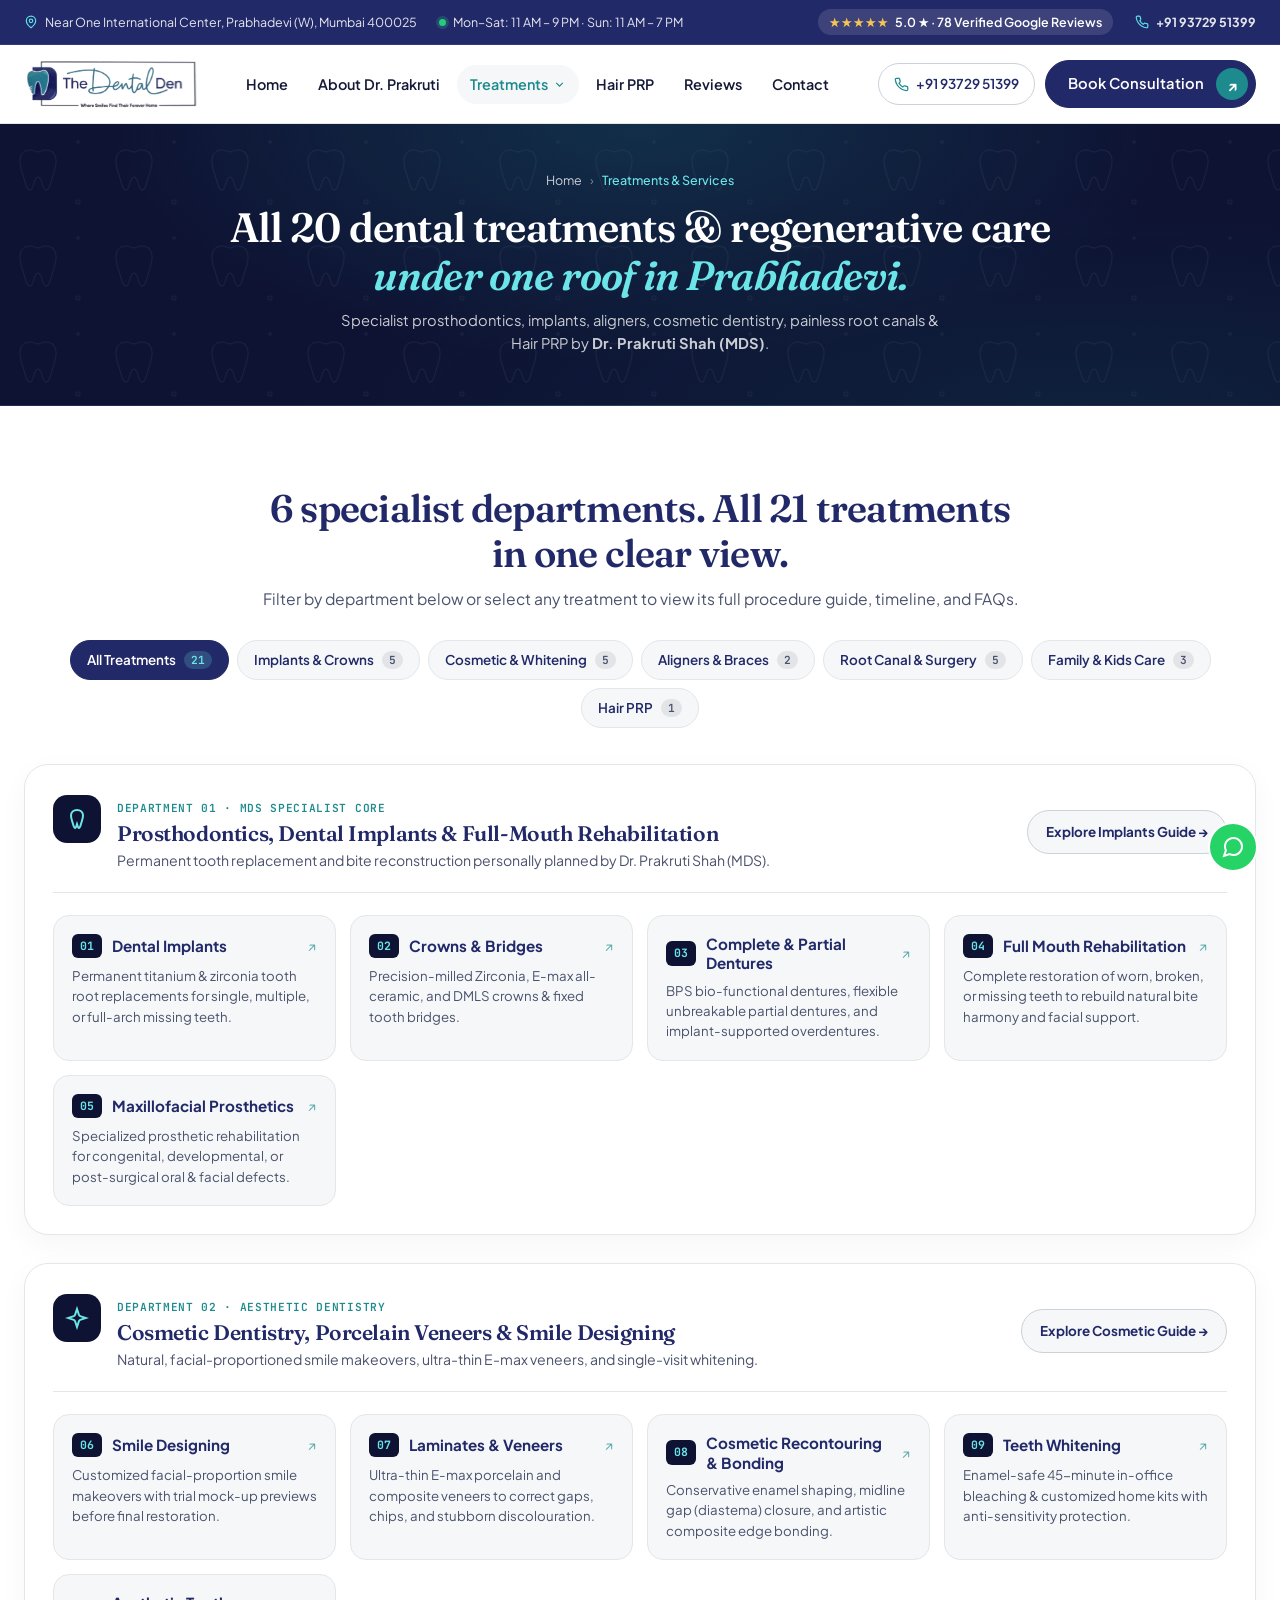
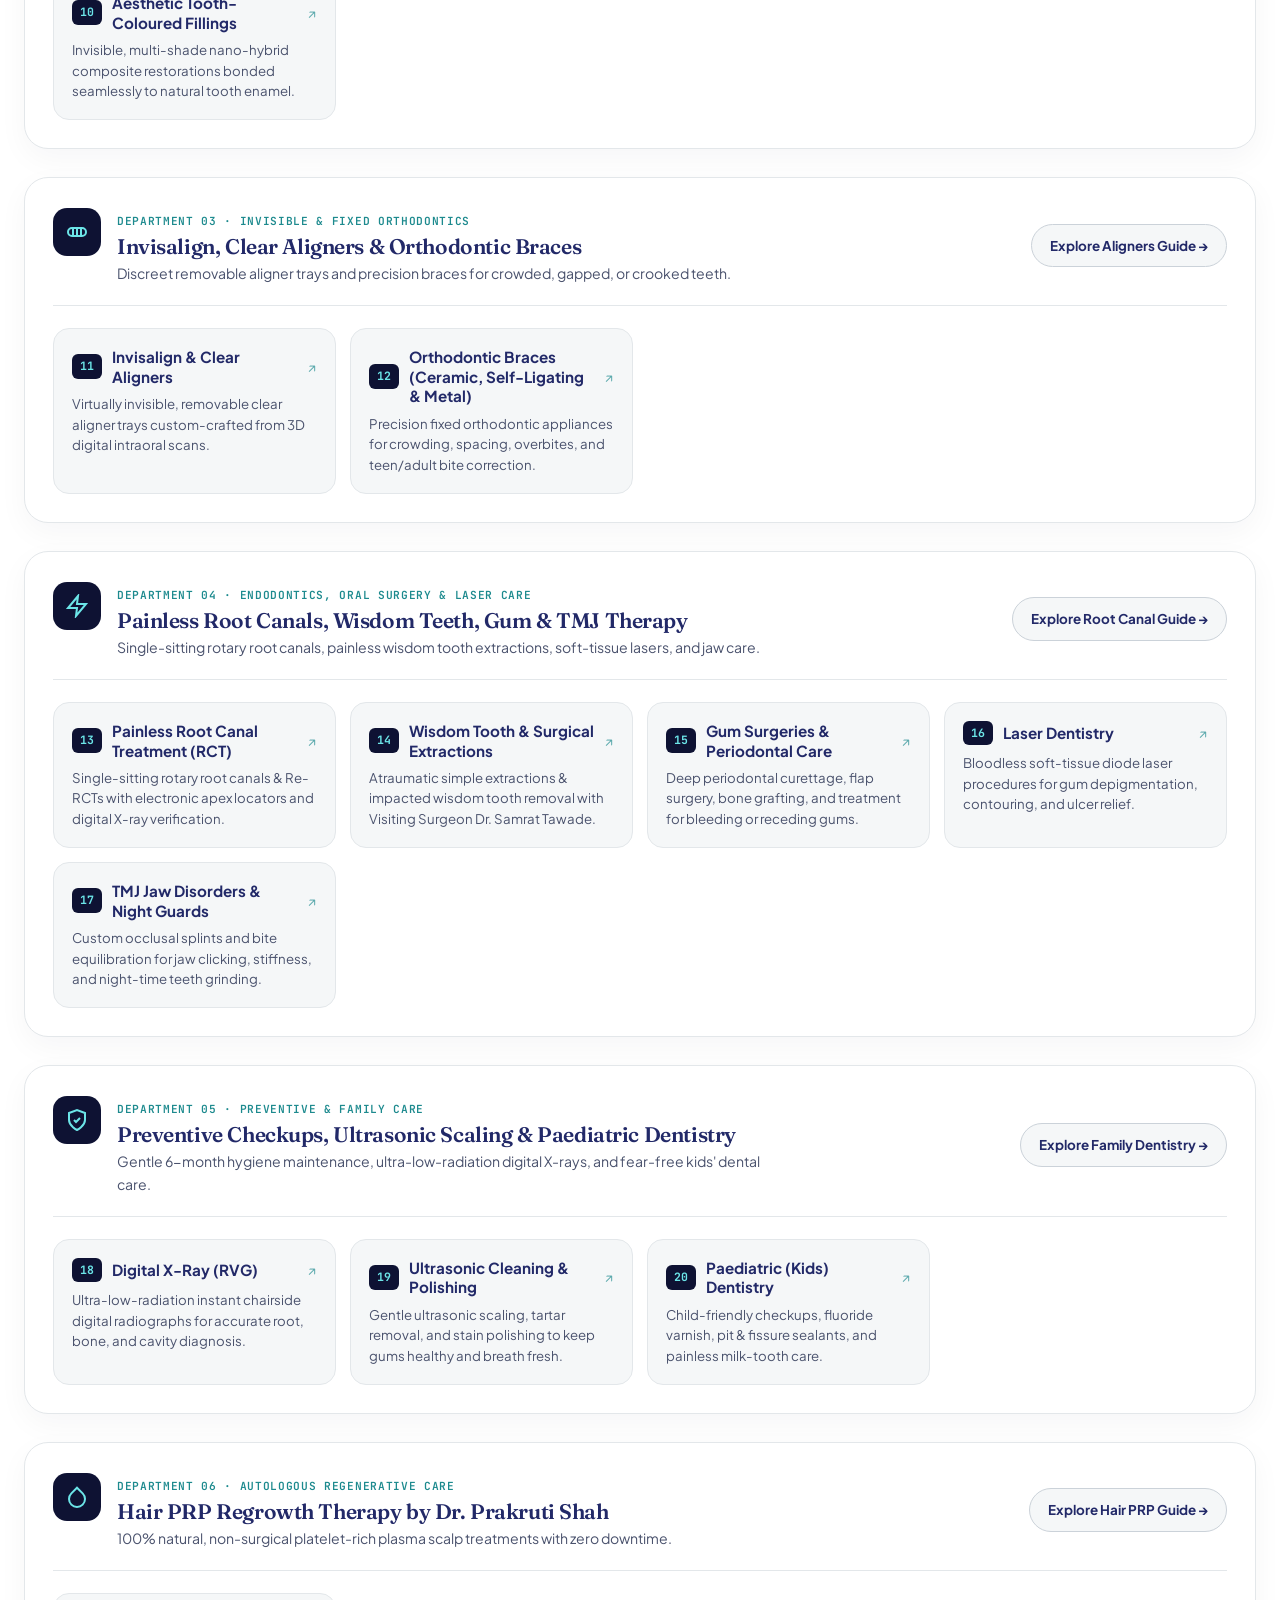
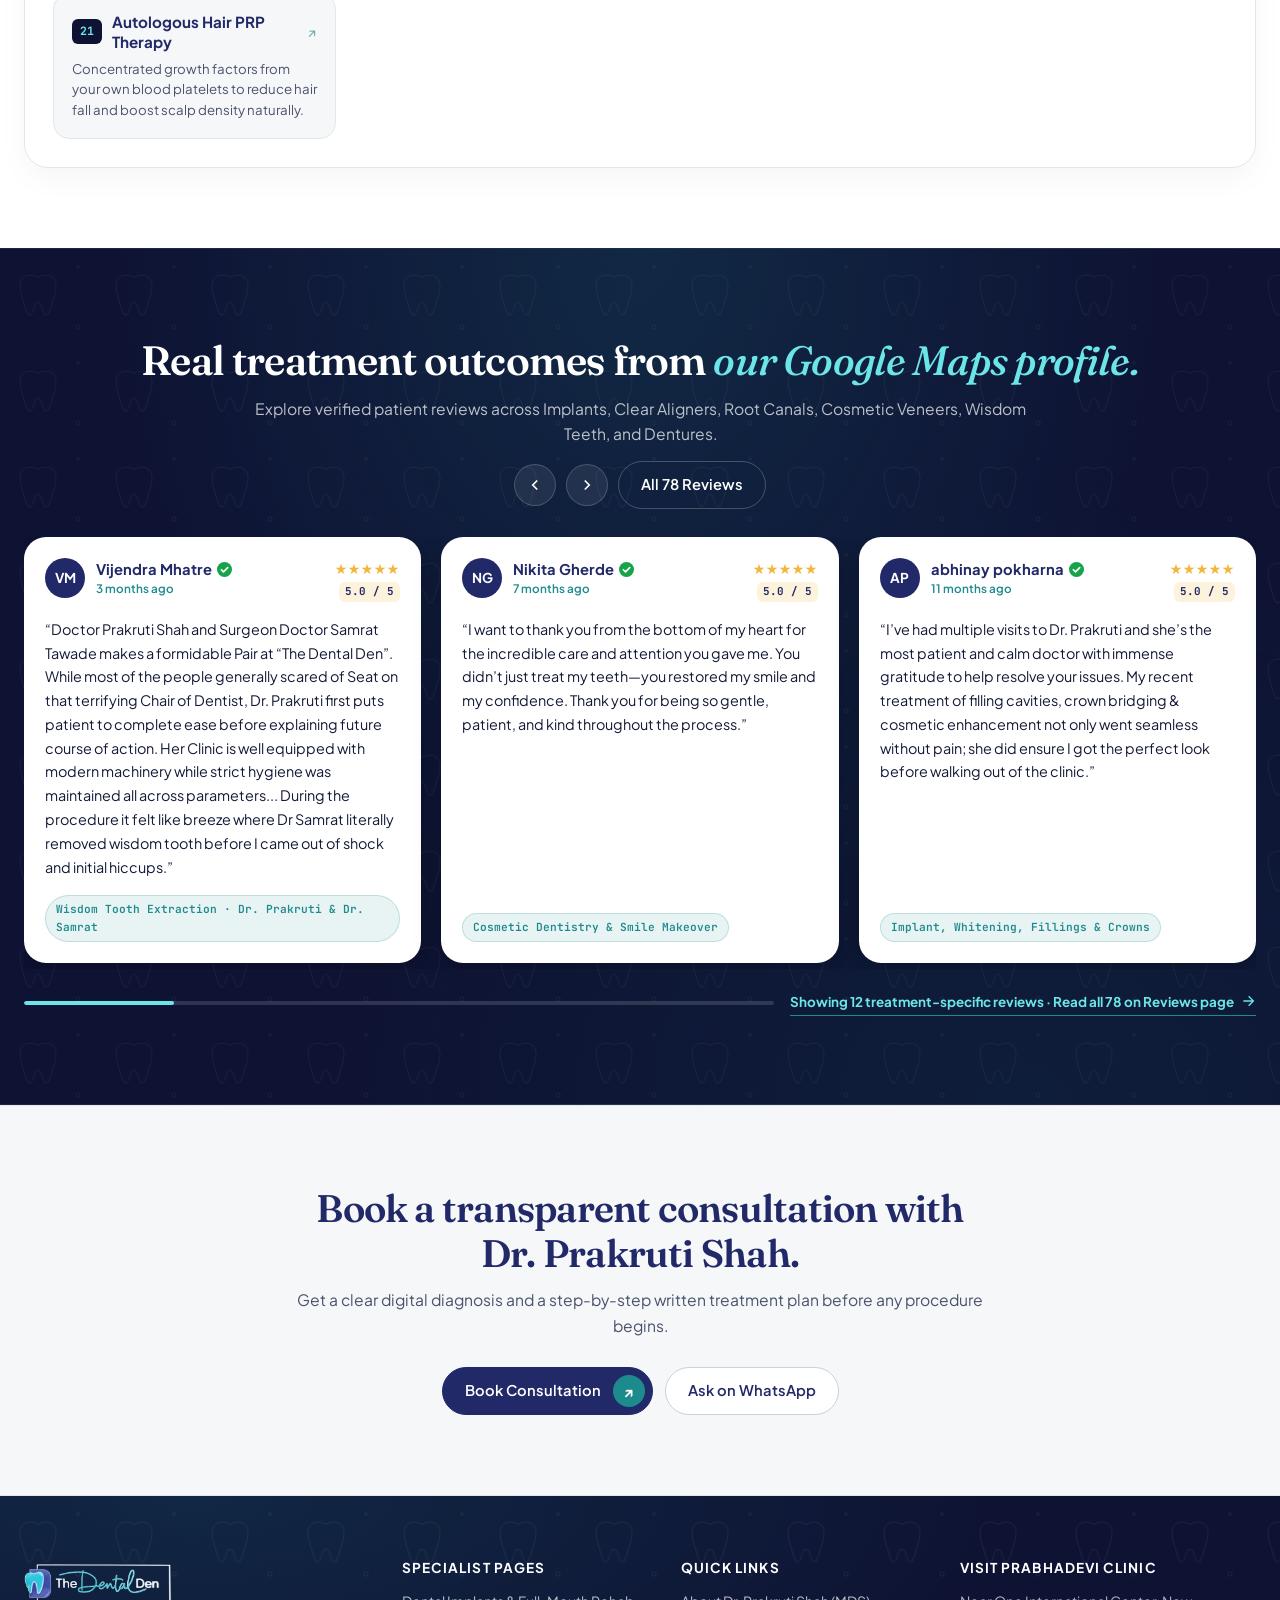
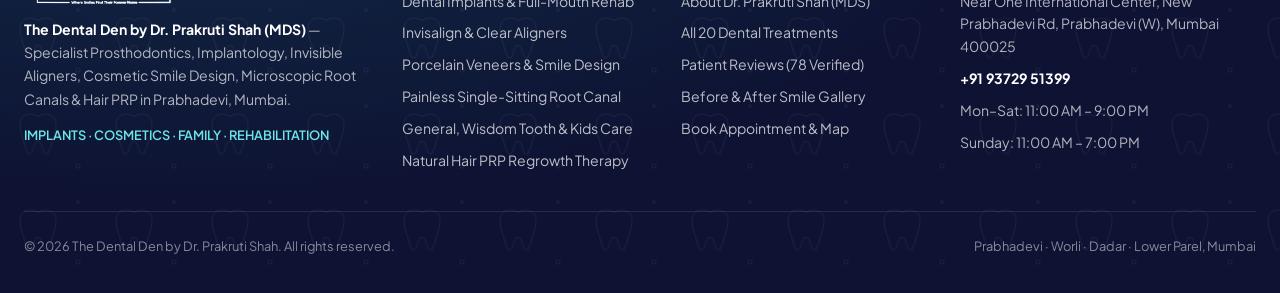
<file: treatments.html>
<!DOCTYPE html>
<html lang="en-IN">
<head>
  <meta charset="UTF-8">
  <meta name="viewport" content="width=device-width, initial-scale=1.0">
  <title>20 Dental Treatments &amp; Hair PRP in Prabhadevi, Mumbai | The Dental Den by Dr. Prakruti Shah</title>
  <meta name="description" content="Explore all 20 specialist dental treatments &amp; Hair PRP at The Dental Den, Prabhadevi, Mumbai — Dental Implants, Invisalign &amp; Braces, Smile Designing, Veneers, Root Canal, Wisdom Teeth, Laser Dentistry &amp; Full Mouth Rehabilitation by Dr. Prakruti Shah (MDS).">
  <link rel="canonical" href="https://thedentalden.in/treatments.html">
    <link rel="preconnect" href="https://fonts.googleapis.com">
  <link rel="preconnect" href="https://fonts.gstatic.com" crossorigin>
  <link href="https://fonts.googleapis.com/css2?family=Fraunces:ital,opsz,wght@0,9..144,500;0,9..144,600;0,9..144,700;1,9..144,400;1,9..144,600&family=JetBrains+Mono:wght@500;600&family=Plus+Jakarta+Sans:wght@400;500;600;700&display=swap" rel="stylesheet">
  <link rel="stylesheet" href="assets/styles.css">

  <script type="application/ld+json">
  {
    "@context": "https://schema.org",
    "@graph": [
      {
        "@type": "BreadcrumbList",
        "itemListElement": [
          { "@type": "ListItem", "position": 1, "name": "Home", "item": "https://thedentalden.in/" },
          { "@type": "ListItem", "position": 2, "name": "All 20 Dental Treatments & Services", "item": "https://thedentalden.in/treatments.html" }
        ]
      },
      {
        "@type": "ItemList",
        "name": "Dental Treatments & Regenerative Services at The Dental Den, Prabhadevi",
        "itemListElement": [
          { "@type": "ListItem", "position": 1, "name": "Dental Implants", "url": "https://thedentalden.in/dental-implants.html" },
          { "@type": "ListItem", "position": 2, "name": "Full Mouth Rehabilitation", "url": "https://thedentalden.in/dental-implants.html#fmr" },
          { "@type": "ListItem", "position": 3, "name": "Crowns & Bridges", "url": "https://thedentalden.in/dental-implants.html#crowns" },
          { "@type": "ListItem", "position": 4, "name": "Complete & Partial Dentures", "url": "https://thedentalden.in/dental-implants.html#dentures" },
          { "@type": "ListItem", "position": 5, "name": "Maxillofacial Prosthetics", "url": "https://thedentalden.in/dental-implants.html#maxillofacial" },
          { "@type": "ListItem", "position": 6, "name": "Invisalign & Clear Aligners", "url": "https://thedentalden.in/clear-aligners.html" },
          { "@type": "ListItem", "position": 7, "name": "Orthodontic Braces", "url": "https://thedentalden.in/clear-aligners.html#braces" },
          { "@type": "ListItem", "position": 8, "name": "Smile Designing", "url": "https://thedentalden.in/cosmetic-dentistry.html#smile-design" },
          { "@type": "ListItem", "position": 9, "name": "Laminates & Veneers", "url": "https://thedentalden.in/cosmetic-dentistry.html#veneers" },
          { "@type": "ListItem", "position": 10, "name": "Teeth Whitening", "url": "https://thedentalden.in/cosmetic-dentistry.html#whitening" },
          { "@type": "ListItem", "position": 11, "name": "Cosmetic Dentistry", "url": "https://thedentalden.in/cosmetic-dentistry.html" },
          { "@type": "ListItem", "position": 12, "name": "Aesthetic Fillings", "url": "https://thedentalden.in/cosmetic-dentistry.html#fillings" },
          { "@type": "ListItem", "position": 13, "name": "Root Canal Treatment", "url": "https://thedentalden.in/root-canal-treatment.html" },
          { "@type": "ListItem", "position": 14, "name": "Wisdom Tooth & Extractions", "url": "https://thedentalden.in/general-dentistry.html#extractions" },
          { "@type": "ListItem", "position": 15, "name": "Laser Treatment", "url": "https://thedentalden.in/cosmetic-dentistry.html#laser" },
          { "@type": "ListItem", "position": 16, "name": "Gum Surgeries", "url": "https://thedentalden.in/general-dentistry.html#gums" },
          { "@type": "ListItem", "position": 17, "name": "TMJ Disorders", "url": "https://thedentalden.in/general-dentistry.html#tmj" },
          { "@type": "ListItem", "position": 18, "name": "Cleaning & Polishing", "url": "https://thedentalden.in/general-dentistry.html#cleaning" },
          { "@type": "ListItem", "position": 19, "name": "Paediatric Dentistry", "url": "https://thedentalden.in/general-dentistry.html#kids" },
          { "@type": "ListItem", "position": 20, "name": "Digital X-Ray", "url": "https://thedentalden.in/general-dentistry.html#xray" },
          { "@type": "ListItem", "position": 21, "name": "Hair PRP Therapy", "url": "https://thedentalden.in/hair-prp.html" }
        ]
      }
    ]
  }
  </script>
</head>
<body>

  <!-- B1. Top Utility Bar (Visible on Desktop, Hidden on Mobile < 1024px) -->
  <div class="topbar">
    <div class="container topbar-inner">
      <div class="topbar-items">
        <span class="topbar-item">
          <svg viewBox="0 0 24 24" fill="none" stroke="currentColor" stroke-width="2"><path d="M20 10c0 6-8 12-8 12s-8-6-8-12a8 8 0 0 1 16 0Z"/><circle cx="12" cy="10" r="3"/></svg>
          <span>Near One International Center, Prabhadevi (W), Mumbai 400025</span>
        </span>
        <span class="topbar-item">
          <span class="status-dot"></span>
          <span>Mon–Sat: 11 AM – 9 PM · Sun: 11 AM – 7 PM</span>
        </span>
      </div>
      <div class="topbar-items">
        <a href="reviews.html" class="rating-pill" title="Read Verified Google Reviews">
          <span class="stars">★★★★★</span>
          <span>5.0 ★ · 78 Verified Google Reviews</span>
        </a>
        <a href="tel:+919372951399" class="topbar-item">
          <svg viewBox="0 0 24 24" fill="none" stroke="currentColor" stroke-width="2"><path d="M22 16.92v3a2 2 0 0 1-2.18 2 19.79 19.79 0 0 1-8.63-3.07 19.5 19.5 0 0 1-6-6 19.79 19.79 0 0 1-3.07-8.67A2 2 0 0 1 4.11 2h3a2 2 0 0 1 2 1.72c.127.96.361 1.903.7 2.81a2 2 0 0 1-.45 2.11L8.09 9.91a16 16 0 0 0 6 6l1.27-1.27a2 2 0 0 1 2.11-.45c.907.339 1.85.573 2.81.7A2 2 0 0 1 22 16.92z"/></svg>
          <strong>+91 93729 51399</strong>
        </a>
      </div>
    </div>
  </div>

  <!-- Sticky Header -->
  <header class="site-header">
    <div class="container nav-inner">
      <a href="index.html" class="brand-logo" aria-label="The Dental Den by Dr. Prakruti Shah Home">
        <img src="assets/logo-nav-light.webp" class="logo-for-light" alt="The Dental Den — Where Smiles Find Their Forever Home">
      </a>

      <nav class="nav-links" aria-label="Primary Navigation">
        <a href="index.html" class="nav-link">Home</a>
        <a href="about.html" class="nav-link">About Dr. Prakruti</a>
        <div class="nav-item-dropdown">
          <a href="treatments.html" class="nav-link active" aria-haspopup="true">
            <span>Treatments</span>
            <svg width="13" height="13" viewBox="0 0 24 24" fill="none" stroke="currentColor" stroke-width="2.2"><path d="m6 9 6 6 6-6"/></svg>
          </a>
          <div class="dropdown-menu" role="menu">
            <a href="dental-implants.html" class="dropdown-item">
              <div class="dropdown-icon"><svg viewBox="0 0 24 24" fill="none" stroke="currentColor" stroke-width="2"><path d="M12 2v20M8 6h8M9 12h6M10 18h4"/></svg></div>
              <div><strong>Dental Implants &amp; Rehab</strong><span>3D-guided implants, crowns &amp; bridges</span></div>
            </a>
            <a href="clear-aligners.html" class="dropdown-item">
              <div class="dropdown-icon"><svg viewBox="0 0 24 24" fill="none" stroke="currentColor" stroke-width="2"><rect x="3" y="8" width="18" height="8" rx="4"/></svg></div>
              <div><strong>Invisalign &amp; Clear Aligners</strong><span>Invisible braces &amp; orthodontic care</span></div>
            </a>
            <a href="cosmetic-dentistry.html" class="dropdown-item">
              <div class="dropdown-icon"><svg viewBox="0 0 24 24" fill="none" stroke="currentColor" stroke-width="2"><path d="m12 3 1.9 5.8a2 2 0 0 0 1.3 1.3L21 12l-5.8 1.9a2 2 0 0 0-1.3 1.3L12 21l-1.9-5.8a2 2 0 0 0-1.3-1.3L3 12l5.8-1.9a2 2 0 0 0 1.3-1.3Z"/></svg></div>
              <div><strong>Cosmetic &amp; Smile Design</strong><span>Porcelain veneers, laminates &amp; whitening</span></div>
            </a>
            <a href="root-canal-treatment.html" class="dropdown-item">
              <div class="dropdown-icon"><svg viewBox="0 0 24 24" fill="none" stroke="currentColor" stroke-width="2"><path d="M12 22s8-4 8-10V5l-8-3-8 3v7c0 6 8 10 8 10z"/></svg></div>
              <div><strong>Painless Root Canal (RCT)</strong><span>Single-sitting microscopic endodontics</span></div>
            </a>
            <a href="general-dentistry.html" class="dropdown-item">
              <div class="dropdown-icon"><svg viewBox="0 0 24 24" fill="none" stroke="currentColor" stroke-width="2"><circle cx="12" cy="12" r="9"/><path d="M9 12l2 2 4-4"/></svg></div>
              <div><strong>General &amp; Kids Dentistry</strong><span>Scaling, fillings, wisdom tooth &amp; kids care</span></div>
            </a>
            <a href="hair-prp.html" class="dropdown-item">
              <div class="dropdown-icon"><svg viewBox="0 0 24 24" fill="none" stroke="currentColor" stroke-width="2"><path d="M12 2.69l5.66 5.66a8 8 0 1 1-11.31 0z"/></svg></div>
              <div><strong>Hair PRP Therapy</strong><span>Natural platelet-rich plasma hair regrowth</span></div>
            </a>
          </div>
        </div>
        <a href="hair-prp.html" class="nav-link">Hair PRP</a>
        <a href="reviews.html" class="nav-link">Reviews</a>
        <a href="contact.html" class="nav-link">Contact</a>
      </nav>

      <div class="nav-actions">
        <a href="tel:+919372951399" class="nav-phone-btn">
          <svg viewBox="0 0 24 24" fill="none" stroke="currentColor" stroke-width="2"><path d="M22 16.92v3a2 2 0 0 1-2.18 2 19.79 19.79 0 0 1-8.63-3.07 19.5 19.5 0 0 1-6-6 19.79 19.79 0 0 1-3.07-8.67A2 2 0 0 1 4.11 2h3a2 2 0 0 1 2 1.72c.127.96.361 1.903.7 2.81a2 2 0 0 1-.45 2.11L8.09 9.91a16 16 0 0 0 6 6l1.27-1.27a2 2 0 0 1 2.11-.45c.907.339 1.85.573 2.81.7A2 2 0 0 1 22 16.92z"/></svg>
          <span>+91 93729 51399</span>
        </a>
        <button type="button" class="btn btn-primary" data-open-booking="true">
          <span>Book Consultation</span>
        </button>
        <button class="mobile-menu-btn" id="mobileMenuBtn" aria-label="Open navigation menu" aria-expanded="false">
          <svg viewBox="0 0 24 24" fill="none" stroke="currentColor" stroke-width="2"><line x1="3" y1="6" x2="21" y2="6"/><line x1="3" y1="12" x2="21" y2="12"/><line x1="3" y1="18" x2="21" y2="18"/></svg>
        </button>
      </div>
    </div>
  </header>

  <!-- B5. Mobile Drawer (Automatically populated & enhanced by main.js) -->
  <div class="mobile-drawer" id="mobileDrawer" aria-hidden="true">
    <div class="mobile-drawer-panel"></div>
  </div>

  <main>
    <section class="page-hero">
      <div class="wrap">
        <nav class="breadcrumb" aria-label="Breadcrumb">
          <a href="index.html">Home</a> <span>›</span> <span>Treatments &amp; Services</span>
        </nav>
        <h1>All 20 dental treatments &amp; regenerative care <span class="serif">under one roof in Prabhadevi.</span></h1>
        <p class="lead">Specialist prosthodontics, implants, aligners, cosmetic dentistry, painless root canals &amp; Hair PRP by <strong>Dr. Prakruti Shah (MDS)</strong>.</p>
      </div>
    </section>

    <!-- UNIFIED INTERACTIVE 6-DEPARTMENT & 21-TREATMENT DIRECTORY -->
    <section class="blk" id="treatments-directory">
      <div class="wrap">
        <div class="sec-head" style="text-align:center;max-width:760px;margin:0 auto 28px;display:block;">
          <span class="eyebrow">Complete Clinical Directory</span>
          <h2 class="h2">6 specialist departments. <span class="serif">All 21 treatments in one clear view.</span></h2>
          <p class="lead" style="margin:10px auto 0;">Filter by department below or select any treatment to view its full procedure guide, timeline, and FAQs.</p>
        </div>

        <!-- Interactive Department Filter Bar -->
        <div class="dept-filter-bar" role="tablist" aria-label="Filter treatments by department">
          <button type="button" class="dept-filter-btn active" data-dept-filter="all">All Treatments <span>21</span></button>
          <button type="button" class="dept-filter-btn" data-dept-filter="implants">Implants &amp; Crowns <span>5</span></button>
          <button type="button" class="dept-filter-btn" data-dept-filter="cosmetic">Cosmetic &amp; Whitening <span>5</span></button>
          <button type="button" class="dept-filter-btn" data-dept-filter="aligners">Aligners &amp; Braces <span>2</span></button>
          <button type="button" class="dept-filter-btn" data-dept-filter="endodontics">Root Canal &amp; Surgery <span>5</span></button>
          <button type="button" class="dept-filter-btn" data-dept-filter="preventive">Family &amp; Kids Care <span>3</span></button>
          <button type="button" class="dept-filter-btn" data-dept-filter="prp">Hair PRP <span>1</span></button>
        </div>

        <!-- Department 01: Implants & Prosthodontics -->
        <div class="dept-block" data-dept-group="implants">
          <div class="dept-head">
            <div class="dept-head-left">
              <div class="dept-badge-icon">
                <svg viewBox="0 0 24 24" fill="none" stroke="currentColor" stroke-width="2"><path d="M12 3c-3.5 0-6 2.2-6 5.5 0 3 1.2 5.2 2 8.5.5 2 1.2 4 2.2 4s1.3-2.5 1.8-4c.5 1.5.8 4 1.8 4s1.7-2 2.2-4c.8-3.3 2-5.5 2-8.5C18 5.2 15.5 3 12 3z"/></svg>
              </div>
              <div>
                <span class="dept-tag">Department 01 · MDS Specialist Core</span>
                <h3>Prosthodontics, Dental Implants &amp; Full-Mouth Rehabilitation</h3>
                <p>Permanent tooth replacement and bite reconstruction personally planned by Dr. Prakruti Shah (MDS).</p>
              </div>
            </div>
            <a href="dental-implants.html" class="dept-guide-link">Explore Implants Guide →</a>
          </div>
          <div class="dept-items-grid">
            <a href="dental-implants.html#single-implants" class="dept-item-card">
              <div class="dept-item-top"><span class="num">01</span><strong>Dental Implants</strong><span class="dept-arrow">↗</span></div>
              <p>Permanent titanium &amp; zirconia tooth root replacements for single, multiple, or full-arch missing teeth.</p>
            </a>
            <a href="dental-implants.html#crowns" class="dept-item-card">
              <div class="dept-item-top"><span class="num">02</span><strong>Crowns &amp; Bridges</strong><span class="dept-arrow">↗</span></div>
              <p>Precision-milled Zirconia, E-max all-ceramic, and DMLS crowns &amp; fixed tooth bridges.</p>
            </a>
            <a href="dental-implants.html#dentures" class="dept-item-card">
              <div class="dept-item-top"><span class="num">03</span><strong>Complete &amp; Partial Dentures</strong><span class="dept-arrow">↗</span></div>
              <p>BPS bio-functional dentures, flexible unbreakable partial dentures, and implant-supported overdentures.</p>
            </a>
            <a href="dental-implants.html#fmr" class="dept-item-card">
              <div class="dept-item-top"><span class="num">04</span><strong>Full Mouth Rehabilitation</strong><span class="dept-arrow">↗</span></div>
              <p>Complete restoration of worn, broken, or missing teeth to rebuild natural bite harmony and facial support.</p>
            </a>
            <a href="dental-implants.html#maxillofacial" class="dept-item-card">
              <div class="dept-item-top"><span class="num">05</span><strong>Maxillofacial Prosthetics</strong><span class="dept-arrow">↗</span></div>
              <p>Specialized prosthetic rehabilitation for congenital, developmental, or post-surgical oral &amp; facial defects.</p>
            </a>
          </div>
        </div>

        <!-- Department 02: Cosmetic Dentistry -->
        <div class="dept-block" data-dept-group="cosmetic">
          <div class="dept-head">
            <div class="dept-head-left">
              <div class="dept-badge-icon">
                <svg viewBox="0 0 24 24" fill="none" stroke="currentColor" stroke-width="2"><path d="m12 3 1.9 5.8a2 2 0 0 0 1.3 1.3L21 12l-5.8 1.9a2 2 0 0 0-1.3 1.3L12 21l-1.9-5.8a2 2 0 0 0-1.3-1.3L3 12l5.8-1.9a2 2 0 0 0 1.3-1.3Z"/></svg>
              </div>
              <div>
                <span class="dept-tag">Department 02 · Aesthetic Dentistry</span>
                <h3>Cosmetic Dentistry, Porcelain Veneers &amp; Smile Designing</h3>
                <p>Natural, facial-proportioned smile makeovers, ultra-thin E-max veneers, and single-visit whitening.</p>
              </div>
            </div>
            <a href="cosmetic-dentistry.html" class="dept-guide-link">Explore Cosmetic Guide →</a>
          </div>
          <div class="dept-items-grid">
            <a href="cosmetic-dentistry.html#smile-design" class="dept-item-card">
              <div class="dept-item-top"><span class="num">06</span><strong>Smile Designing</strong><span class="dept-arrow">↗</span></div>
              <p>Customized facial-proportion smile makeovers with trial mock-up previews before final restoration.</p>
            </a>
            <a href="cosmetic-dentistry.html#veneers" class="dept-item-card">
              <div class="dept-item-top"><span class="num">07</span><strong>Laminates &amp; Veneers</strong><span class="dept-arrow">↗</span></div>
              <p>Ultra-thin E-max porcelain and composite veneers to correct gaps, chips, and stubborn discolouration.</p>
            </a>
            <a href="cosmetic-dentistry.html" class="dept-item-card">
              <div class="dept-item-top"><span class="num">08</span><strong>Cosmetic Recontouring &amp; Bonding</strong><span class="dept-arrow">↗</span></div>
              <p>Conservative enamel shaping, midline gap (diastema) closure, and artistic composite edge bonding.</p>
            </a>
            <a href="cosmetic-dentistry.html#whitening" class="dept-item-card">
              <div class="dept-item-top"><span class="num">09</span><strong>Teeth Whitening</strong><span class="dept-arrow">↗</span></div>
              <p>Enamel-safe 45-minute in-office bleaching &amp; customized home kits with anti-sensitivity protection.</p>
            </a>
            <a href="cosmetic-dentistry.html#fillings" class="dept-item-card">
              <div class="dept-item-top"><span class="num">10</span><strong>Aesthetic Tooth-Coloured Fillings</strong><span class="dept-arrow">↗</span></div>
              <p>Invisible, multi-shade nano-hybrid composite restorations bonded seamlessly to natural tooth enamel.</p>
            </a>
          </div>
        </div>

        <!-- Department 03: Orthodontics -->
        <div class="dept-block" data-dept-group="aligners">
          <div class="dept-head">
            <div class="dept-head-left">
              <div class="dept-badge-icon">
                <svg viewBox="0 0 24 24" fill="none" stroke="currentColor" stroke-width="2"><rect x="3" y="8" width="18" height="8" rx="4"/><path d="M8 8v8M12 8v8M16 8v8"/></svg>
              </div>
              <div>
                <span class="dept-tag">Department 03 · Invisible &amp; Fixed Orthodontics</span>
                <h3>Invisalign, Clear Aligners &amp; Orthodontic Braces</h3>
                <p>Discreet removable aligner trays and precision braces for crowded, gapped, or crooked teeth.</p>
              </div>
            </div>
            <a href="clear-aligners.html" class="dept-guide-link">Explore Aligners Guide →</a>
          </div>
          <div class="dept-items-grid">
            <a href="clear-aligners.html" class="dept-item-card">
              <div class="dept-item-top"><span class="num">11</span><strong>Invisalign &amp; Clear Aligners</strong><span class="dept-arrow">↗</span></div>
              <p>Virtually invisible, removable clear aligner trays custom-crafted from 3D digital intraoral scans.</p>
            </a>
            <a href="clear-aligners.html#braces" class="dept-item-card">
              <div class="dept-item-top"><span class="num">12</span><strong>Orthodontic Braces (Ceramic, Self-Ligating &amp; Metal)</strong><span class="dept-arrow">↗</span></div>
              <p>Precision fixed orthodontic appliances for crowding, spacing, overbites, and teen/adult bite correction.</p>
            </a>
          </div>
        </div>

        <!-- Department 04: Endodontics, Surgery & Periodontics -->
        <div class="dept-block" data-dept-group="endodontics">
          <div class="dept-head">
            <div class="dept-head-left">
              <div class="dept-badge-icon">
                <svg viewBox="0 0 24 24" fill="none" stroke="currentColor" stroke-width="2"><path d="M13 2 3 14h9l-1 8 10-12h-9l1-8z"/></svg>
              </div>
              <div>
                <span class="dept-tag">Department 04 · Endodontics, Oral Surgery &amp; Laser Care</span>
                <h3>Painless Root Canals, Wisdom Teeth, Gum &amp; TMJ Therapy</h3>
                <p>Single-sitting rotary root canals, painless wisdom tooth extractions, soft-tissue lasers, and jaw care.</p>
              </div>
            </div>
            <a href="root-canal-treatment.html" class="dept-guide-link">Explore Root Canal Guide →</a>
          </div>
          <div class="dept-items-grid">
            <a href="root-canal-treatment.html" class="dept-item-card">
              <div class="dept-item-top"><span class="num">13</span><strong>Painless Root Canal Treatment (RCT)</strong><span class="dept-arrow">↗</span></div>
              <p>Single-sitting rotary root canals &amp; Re-RCTs with electronic apex locators and digital X-ray verification.</p>
            </a>
            <a href="general-dentistry.html#extractions" class="dept-item-card">
              <div class="dept-item-top"><span class="num">14</span><strong>Wisdom Tooth &amp; Surgical Extractions</strong><span class="dept-arrow">↗</span></div>
              <p>Atraumatic simple extractions &amp; impacted wisdom tooth removal with Visiting Surgeon Dr. Samrat Tawade.</p>
            </a>
            <a href="general-dentistry.html#gums" class="dept-item-card">
              <div class="dept-item-top"><span class="num">15</span><strong>Gum Surgeries &amp; Periodontal Care</strong><span class="dept-arrow">↗</span></div>
              <p>Deep periodontal curettage, flap surgery, bone grafting, and treatment for bleeding or receding gums.</p>
            </a>
            <a href="cosmetic-dentistry.html#laser" class="dept-item-card">
              <div class="dept-item-top"><span class="num">16</span><strong>Laser Dentistry</strong><span class="dept-arrow">↗</span></div>
              <p>Bloodless soft-tissue diode laser procedures for gum depigmentation, contouring, and ulcer relief.</p>
            </a>
            <a href="general-dentistry.html#tmj" class="dept-item-card">
              <div class="dept-item-top"><span class="num">17</span><strong>TMJ Jaw Disorders &amp; Night Guards</strong><span class="dept-arrow">↗</span></div>
              <p>Custom occlusal splints and bite equilibration for jaw clicking, stiffness, and night-time teeth grinding.</p>
            </a>
          </div>
        </div>

        <!-- Department 05: Preventive, Diagnostic & Kids -->
        <div class="dept-block" data-dept-group="preventive">
          <div class="dept-head">
            <div class="dept-head-left">
              <div class="dept-badge-icon">
                <svg viewBox="0 0 24 24" fill="none" stroke="currentColor" stroke-width="2"><path d="M12 22s8-4 8-10V5l-8-3-8 3v7c0 6 8 10 8 10z"/><path d="m9 12 2 2 4-4"/></svg>
              </div>
              <div>
                <span class="dept-tag">Department 05 · Preventive &amp; Family Care</span>
                <h3>Preventive Checkups, Ultrasonic Scaling &amp; Paediatric Dentistry</h3>
                <p>Gentle 6-month hygiene maintenance, ultra-low-radiation digital X-rays, and fear-free kids' dental care.</p>
              </div>
            </div>
            <a href="general-dentistry.html" class="dept-guide-link">Explore Family Dentistry →</a>
          </div>
          <div class="dept-items-grid">
            <a href="general-dentistry.html#xray" class="dept-item-card">
              <div class="dept-item-top"><span class="num">18</span><strong>Digital X-Ray (RVG)</strong><span class="dept-arrow">↗</span></div>
              <p>Ultra-low-radiation instant chairside digital radiographs for accurate root, bone, and cavity diagnosis.</p>
            </a>
            <a href="general-dentistry.html#cleaning" class="dept-item-card">
              <div class="dept-item-top"><span class="num">19</span><strong>Ultrasonic Cleaning &amp; Polishing</strong><span class="dept-arrow">↗</span></div>
              <p>Gentle ultrasonic scaling, tartar removal, and stain polishing to keep gums healthy and breath fresh.</p>
            </a>
            <a href="general-dentistry.html#kids" class="dept-item-card">
              <div class="dept-item-top"><span class="num">20</span><strong>Paediatric (Kids) Dentistry</strong><span class="dept-arrow">↗</span></div>
              <p>Child-friendly checkups, fluoride varnish, pit &amp; fissure sealants, and painless milk-tooth care.</p>
            </a>
          </div>
        </div>

        <!-- Department 06: Regenerative Hair PRP -->
        <div class="dept-block" data-dept-group="prp">
          <div class="dept-head">
            <div class="dept-head-left">
              <div class="dept-badge-icon">
                <svg viewBox="0 0 24 24" fill="none" stroke="currentColor" stroke-width="2"><path d="M12 2.69l5.66 5.66a8 8 0 1 1-11.31 0z"/></svg>
              </div>
              <div>
                <span class="dept-tag">Department 06 · Autologous Regenerative Care</span>
                <h3>Hair PRP Regrowth Therapy by Dr. Prakruti Shah</h3>
                <p>100% natural, non-surgical platelet-rich plasma scalp treatments with zero downtime.</p>
              </div>
            </div>
            <a href="hair-prp.html" class="dept-guide-link">Explore Hair PRP Guide →</a>
          </div>
          <div class="dept-items-grid">
            <a href="hair-prp.html" class="dept-item-card">
              <div class="dept-item-top"><span class="num">21</span><strong>Autologous Hair PRP Therapy</strong><span class="dept-arrow">↗</span></div>
              <p>Concentrated growth factors from your own blood platelets to reduce hair fall and boost scalp density naturally.</p>
            </a>
          </div>
        </div>
      </div>
    </section>

        <!-- Treatment-Specific Verified Google Reviews Carousel (Homepage Layout: 3 Desktop / 1+Peek Mobile) -->
    <section class="section section-dark treatment-reviews-sec" id="reviews">
      <div class="container">
        <div class="section-header-split reveal">
          <div>
            <span class="eyebrow">Verified Patient Reviews Across All 6 Departments · 4.9★ (78 Reviews)</span>
            <h2 class="section-title">Real treatment outcomes from <em>our Google Maps profile.</em></h2>
            <p class="section-sub">Explore verified patient reviews across Implants, Clear Aligners, Root Canals, Cosmetic Veneers, Wisdom Teeth, and Dentures.</p>
          </div>
          <div class="reviews-controls">
            <button type="button" class="carousel-btn" id="reviewsPrevBtn" data-carousel-prev aria-label="Previous review">
              <svg viewBox="0 0 24 24" fill="none" stroke="currentColor" stroke-width="2.2"><path d="m15 18-6-6 6-6"/></svg>
            </button>
            <button type="button" class="carousel-btn" id="reviewsNextBtn" data-carousel-next aria-label="Next review">
              <svg viewBox="0 0 24 24" fill="none" stroke="currentColor" stroke-width="2.2"><path d="m9 18 6-6-6-6"/></svg>
            </button>
            <a href="reviews.html" class="btn btn-ghost">
              <span>All 78 Reviews</span>
            </a>
          </div>
        </div>

        <div class="reviews-carousel-track" id="reviewsCarouselTrack">
          <article class="review-card" data-review-id="2" data-categories="general" data-stars="5">
            <div class="review-head">
              <div class="reviewer-meta">
                <div class="reviewer-avatar">VM</div>
                <div>
                  <div class="reviewer-name"><span class="reviewer-name-text">Vijendra Mhatre</span></div>
                  <div class="reviewer-badge"><span class="rev-time-pill">3 months ago</span></div>
                </div>
              </div>
              <div class="review-rating-col" aria-label="5 out of 5 stars">
                <div class="review-stars">★★★★★</div>
                <span class="review-star-num">5.0 / 5</span>
              </div>
            </div>
            <p class="review-quote">“Doctor Prakruti Shah and Surgeon Doctor Samrat Tawade makes a formidable Pair at “The Dental Den”. While most of the people generally scared of Seat on that terrifying Chair of Dentist, Dr. Prakruti first puts patient to complete ease before explaining future course of action. Her Clinic is well equipped with modern machinery while strict hygiene was maintained all across parameters... During the procedure it felt like breeze where Dr Samrat literally removed wisdom tooth before I came out of shock and initial hiccups.”</p>
            <span class="review-tag">Wisdom Tooth Extraction · Dr. Prakruti &amp; Dr. Samrat</span>
          </article>

          <article class="review-card" data-review-id="5" data-categories="cosmetic" data-stars="5">
            <div class="review-head">
              <div class="reviewer-meta">
                <div class="reviewer-avatar">NG</div>
                <div>
                  <div class="reviewer-name"><span class="reviewer-name-text">Nikita Gherde</span></div>
                  <div class="reviewer-badge"><span class="rev-time-pill">7 months ago</span></div>
                </div>
              </div>
              <div class="review-rating-col" aria-label="5 out of 5 stars">
                <div class="review-stars">★★★★★</div>
                <span class="review-star-num">5.0 / 5</span>
              </div>
            </div>
            <p class="review-quote">“I want to thank you from the bottom of my heart for the incredible care and attention you gave me. You didn’t just treat my teeth—you restored my smile and my confidence. Thank you for being so gentle, patient, and kind throughout the process.”</p>
            <span class="review-tag">Cosmetic Dentistry &amp; Smile Makeover</span>
          </article>

          <article class="review-card" data-review-id="6" data-categories="implants cosmetic general" data-stars="5">
            <div class="review-head">
              <div class="reviewer-meta">
                <div class="reviewer-avatar">AP</div>
                <div>
                  <div class="reviewer-name"><span class="reviewer-name-text">abhinay pokharna</span></div>
                  <div class="reviewer-badge"><span class="rev-time-pill">11 months ago</span></div>
                </div>
              </div>
              <div class="review-rating-col" aria-label="5 out of 5 stars">
                <div class="review-stars">★★★★★</div>
                <span class="review-star-num">5.0 / 5</span>
              </div>
            </div>
            <p class="review-quote">“I’ve had multiple visits to Dr. Prakruti and she’s the most patient and calm doctor with immense gratitude to help resolve your issues. My recent treatment of filling cavities, crown bridging &amp; cosmetic enhancement not only went seamless without pain; she did ensure I got the perfect look before walking out of the clinic.”</p>
            <span class="review-tag">Implant, Whitening, Fillings &amp; Crowns</span>
          </article>

          <article class="review-card" data-review-id="7" data-categories="implants cosmetic" data-stars="5">
            <div class="review-head">
              <div class="reviewer-meta">
                <div class="reviewer-avatar">PI</div>
                <div>
                  <div class="reviewer-name"><span class="reviewer-name-text">Padmashree Iyer</span></div>
                  <div class="reviewer-badge"><span class="rev-time-pill">2 years ago</span></div>
                </div>
              </div>
              <div class="review-rating-col" aria-label="5 out of 5 stars">
                <div class="review-stars">★★★★★</div>
                <span class="review-star-num">5.0 / 5</span>
              </div>
            </div>
            <p class="review-quote">“What should I say about Dr. Prakruti, only that you&#x27;ll are in safe hands! She is patient, comforting, very pleasant. Explains the problem and gives solutions! Have done implants and restorative teeth. Happy with the treatment and The Dental Den is well equipped and neatly maintained!”</p>
            <span class="review-tag">Dental Implants, Bridge &amp; Smile Redesign</span>
          </article>

          <article class="review-card" data-review-id="12" data-categories="rct" data-stars="5">
            <div class="review-head">
              <div class="reviewer-meta">
                <div class="reviewer-avatar">AK</div>
                <div>
                  <div class="reviewer-name"><span class="reviewer-name-text">Aditya Kulkarni</span></div>
                  <div class="reviewer-badge"><span class="rev-time-pill">a year ago</span></div>
                </div>
              </div>
              <div class="review-rating-col" aria-label="5 out of 5 stars">
                <div class="review-stars">★★★★★</div>
                <span class="review-star-num">5.0 / 5</span>
              </div>
            </div>
            <p class="review-quote">“Describes a completely painless root canal with no discomfort afterwards and a quick return to daily routine.”</p>
            <span class="review-tag">Painless Root Canal Treatment (RCT)</span>
          </article>

          <article class="review-card" data-review-id="16" data-categories="rct implants" data-stars="5">
            <div class="review-head">
              <div class="reviewer-meta">
                <div class="reviewer-avatar">SV</div>
                <div>
                  <div class="reviewer-name"><span class="reviewer-name-text">Shailesh Vaviya</span></div>
                  <div class="reviewer-badge"><span class="rev-time-pill">2 years ago</span></div>
                </div>
              </div>
              <div class="review-rating-col" aria-label="5 out of 5 stars">
                <div class="review-stars">★★★★★</div>
                <span class="review-star-num">5.0 / 5</span>
              </div>
            </div>
            <p class="review-quote">“Describes root canal and cap work done seamlessly, a kind and skilled doctor, and a long-standing issue finally resolved.”</p>
            <span class="review-tag">Root Canal &amp; Custom Cap / Crown</span>
          </article>

          <article class="review-card" data-review-id="17" data-categories="implants" data-stars="5">
            <div class="review-head">
              <div class="reviewer-meta">
                <div class="reviewer-avatar">DD</div>
                <div>
                  <div class="reviewer-name"><span class="reviewer-name-text">Dipti Dani</span></div>
                  <div class="reviewer-badge"><span class="rev-time-pill">a year ago</span></div>
                </div>
              </div>
              <div class="review-rating-col" aria-label="5 out of 5 stars">
                <div class="review-stars">★★★★★</div>
                <span class="review-star-num">5.0 / 5</span>
              </div>
            </div>
            <p class="review-quote">“Describes a super smooth implant process, supportive care, and a full explanation of the process.”</p>
            <span class="review-tag">Smooth Dental Implant Procedure</span>
          </article>

          <article class="review-card" data-review-id="21" data-categories="cosmetic" data-stars="5">
            <div class="review-head">
              <div class="reviewer-meta">
                <div class="reviewer-avatar">MJ</div>
                <div>
                  <div class="reviewer-name"><span class="reviewer-name-text">Manish B Jain</span></div>
                  <div class="reviewer-badge"><span class="rev-time-pill">2 years ago</span></div>
                </div>
              </div>
              <div class="review-rating-col" aria-label="5 out of 5 stars">
                <div class="review-stars">★★★★★</div>
                <span class="review-star-num">5.0 / 5</span>
              </div>
            </div>
            <p class="review-quote">“Praises a detailed treatment plan with cost breakup, and seamless veneer work to improve the smile.”</p>
            <span class="review-tag">Porcelain Veneers &amp; Transparent Cost Plan</span>
          </article>

          <article class="review-card" data-review-id="23" data-categories="rct implants" data-stars="5">
            <div class="review-head">
              <div class="reviewer-meta">
                <div class="reviewer-avatar">SS</div>
                <div>
                  <div class="reviewer-name"><span class="reviewer-name-text">Simran Sahetia</span></div>
                  <div class="reviewer-badge"><span class="rev-time-pill">2 years ago</span></div>
                </div>
              </div>
              <div class="review-rating-col" aria-label="5 out of 5 stars">
                <div class="review-stars">★★★★★</div>
                <span class="review-star-num">5.0 / 5</span>
              </div>
            </div>
            <p class="review-quote">“Describes a painless root canal, a natural-looking cap, clear treatment options, and losing a fear of dentists.”</p>
            <span class="review-tag">Painless Root Canal &amp; Natural-Looking Cap</span>
          </article>

          <article class="review-card" data-review-id="28" data-categories="implants" data-stars="5">
            <div class="review-head">
              <div class="reviewer-meta">
                <div class="reviewer-avatar">GL</div>
                <div>
                  <div class="reviewer-name"><span class="reviewer-name-text">Ganesh Latke</span></div>
                  <div class="reviewer-badge"><span class="rev-time-pill">2 years ago</span></div>
                </div>
              </div>
              <div class="review-rating-col" aria-label="5 out of 5 stars">
                <div class="review-stars">★★★★★</div>
                <span class="review-star-num">5.0 / 5</span>
              </div>
            </div>
            <p class="review-quote">“Describes painless implant surgery with a great outcome, and being able to chew on both sides again after many years.”</p>
            <span class="review-tag">Painless Dental Implant Surgery</span>
          </article>

          <article class="review-card" data-review-id="32" data-categories="implants" data-stars="5">
            <div class="review-head">
              <div class="reviewer-meta">
                <div class="reviewer-avatar">VP</div>
                <div>
                  <div class="reviewer-name"><span class="reviewer-name-text">Vinay Pokharna</span></div>
                  <div class="reviewer-badge"><span class="rev-time-pill">2 years ago</span></div>
                </div>
              </div>
              <div class="review-rating-col" aria-label="5 out of 5 stars">
                <div class="review-stars">★★★★★</div>
                <span class="review-star-num">5.0 / 5</span>
              </div>
            </div>
            <p class="review-quote">“Notes finding a specialist for his mother&#x27;s dentures and being very happy with the result.”</p>
            <span class="review-tag">Specialist Complete Dentures for Senior</span>
          </article>

          <article class="review-card" data-review-id="41" data-categories="aligners" data-stars="5">
            <div class="review-head">
              <div class="reviewer-meta">
                <div class="reviewer-avatar">AG</div>
                <div>
                  <div class="reviewer-name"><span class="reviewer-name-text">Aparna Ghate</span></div>
                  <div class="reviewer-badge"><span class="rev-time-pill">3 months ago</span></div>
                </div>
              </div>
              <div class="review-rating-col" aria-label="5 out of 5 stars">
                <div class="review-stars">★★★★★</div>
                <span class="review-star-num">5.0 / 5</span>
              </div>
            </div>
            <p class="review-quote">“I am currently undergoing dental aligner treatment with Dr Prakruti, and I couldn&#x27;t be happier with the experience so far. She is extremely knowledgeable, patient and always takes the time to explain each step of the process in detail. The clinic is clean, well-equipped, and the staff is warm and welcoming, making every visit comfortable. I have already noticed great progress in my smile and feel confident that I&#x27;m in the best hands. Highly recommend Dr Prakruti for anyone considering aligners or any dental treatment!”</p>
            <span class="review-tag">Clear Aligners &amp; Braces Journey</span>
          </article>
        </div>

        <div class="carousel-progress-wrap">
          <div class="carousel-progress-bar" aria-hidden="true">
            <div class="carousel-progress-fill" id="reviewsProgressFill"></div>
          </div>
          <a href="reviews.html" class="link-editorial">
            <span>Showing 12 treatment-specific reviews · Read all 78 on Reviews page</span>
            <svg viewBox="0 0 24 24" fill="none" stroke="currentColor" stroke-width="2"><path d="M5 12h14M13 5l7 7-7 7"/></svg>
          </a>
        </div>
      </div>
    </section>

    <!-- CALLOUT CTA -->
    <section class="blk alt">
      <div class="wrap" style="text-align:center;max-width:740px">
        <span class="eyebrow">Not Sure Which Treatment You Need?</span>
        <h2 class="h2">Book a transparent consultation with <span class="serif">Dr. Prakruti Shah.</span></h2>
        <p class="lead" style="margin:12px auto 28px">Get a clear digital diagnosis and a step-by-step written treatment plan before any procedure begins.</p>
        <div class="hero-ctas" style="justify-content:center">
          <button type="button" class="btn btn-primary" data-open-booking="true"><span>Book Consultation</span></button>
          <a class="btn btn-wa" href="https://wa.me/919372951399?text=Hello%20Dr.%20Prakruti%20%2F%20The%20Dental%20Den%2C%20I%20would%20like%20to%20enquire%20about%20a%20treatment." target="_blank" rel="noopener">Ask on WhatsApp</a>
        </div>
      </div>
    </section>
  </main>

  <!-- Footer -->
  <footer class="site-footer">
    <div class="container">
      <div class="footer-grid">
        <div class="footer-col">
          <a href="index.html" class="brand-logo" style="margin-bottom:14px;">
            <img src="assets/logo-nav-dark.webp" alt="The Dental Den Logo" style="height:44px;width:auto;">
          </a>
          <p style="font-size:0.88rem;line-height:1.65;margin-bottom:14px;">
            <strong>The Dental Den by Dr. Prakruti Shah (MDS)</strong> — Specialist Prosthodontics, Implantology, Invisible Aligners, Cosmetic Smile Design, Microscopic Root Canals &amp; Hair PRP in Prabhadevi, Mumbai.
          </p>
          <p style="font-size:0.8rem;color:var(--teal);font-weight:600;">
            IMPLANTS · COSMETICS · FAMILY · REHABILITATION
          </p>
        </div>

        <div class="footer-col">
          <h4>Specialist Pages</h4>
          <div class="footer-links">
            <a href="dental-implants.html">Dental Implants &amp; Full-Mouth Rehab</a>
            <a href="clear-aligners.html">Invisalign &amp; Clear Aligners</a>
            <a href="cosmetic-dentistry.html">Porcelain Veneers &amp; Smile Design</a>
            <a href="root-canal-treatment.html">Painless Single-Sitting Root Canal</a>
            <a href="general-dentistry.html">General, Wisdom Tooth &amp; Kids Care</a>
            <a href="hair-prp.html">Natural Hair PRP Regrowth Therapy</a>
          </div>
        </div>

        <div class="footer-col">
          <h4>Quick Links</h4>
          <div class="footer-links">
            <a href="about.html">About Dr. Prakruti Shah (MDS)</a>
            <a href="treatments.html">All 20 Dental Treatments</a>
            <a href="reviews.html">Patient Reviews (78 Verified)</a>
            <a href="#smile-results">Before &amp; After Smile Gallery</a>
            <a href="contact.html">Book Appointment &amp; Map</a>
          </div>
        </div>

        <div class="footer-col">
          <h4>Visit Prabhadevi Clinic</h4>
          <div class="footer-links">
            <span>Near One International Center, New Prabhadevi Rd, Prabhadevi (W), Mumbai 400025</span>
            <a href="tel:+919372951399" style="font-weight:700;color:#FFFFFF;">+91 93729 51399</a>
            <span>Mon–Sat: 11:00 AM – 9:00 PM</span>
            <span>Sunday: 11:00 AM – 7:00 PM</span>
          </div>
        </div>
      </div>

      <div class="footer-bottom">
        <span>© 2026 The Dental Den by Dr. Prakruti Shah. All rights reserved.</span>
        <span>Prabhadevi · Worli · Dadar · Lower Parel, Mumbai</span>
      </div>
    </div>
  </footer>

  <!-- B2. Floating Rounded Mobile Bottom Dock (Option 3) -->
  <nav class="mobile-bottom-bar" aria-label="Quick Mobile Actions">
    <a href="tel:+919372951399" class="mob-tab">
      <svg viewBox="0 0 24 24" fill="none" stroke="currentColor" stroke-width="2"><path d="M22 16.92v3a2 2 0 0 1-2.18 2 19.79 19.79 0 0 1-8.63-3.07 19.5 19.5 0 0 1-6-6 19.79 19.79 0 0 1-3.07-8.67A2 2 0 0 1 4.11 2h3a2 2 0 0 1 2 1.72c.127.96.361 1.903.7 2.81a2 2 0 0 1-.45 2.11L8.09 9.91a16 16 0 0 0 6 6l1.27-1.27a2 2 0 0 1 2.11-.45c.907.339 1.85.573 2.81.7A2 2 0 0 1 22 16.92z"/></svg>
      <span>Call</span>
    </a>
    <a href="https://wa.me/919372951399?text=Hi%20Dr.%20Prakruti%2C%20I%20would%20like%20to%20book%20an%20appointment%20at%20The%20Dental%20Den." target="_blank" rel="noopener" class="mob-tab">
      <svg viewBox="0 0 24 24" fill="none" stroke="currentColor" stroke-width="2"><path d="M21 11.5a8.38 8.38 0 0 1-.9 3.8 8.5 8.5 0 0 1-7.6 4.7 8.38 8.38 0 0 1-3.8-.9L3 21l1.9-5.7a8.38 8.38 0 0 1-.9-3.8 8.5 8.5 0 0 1 4.7-7.6 8.38 8.38 0 0 1 3.8-.9h.5a8.48 8.48 0 0 1 8 8v.5z"/></svg>
      <span>WhatsApp</span>
    </a>
    <a href="https://maps.app.goo.gl/qgpQpd8vG98as5N77" target="_blank" rel="noopener" class="mob-tab">
      <svg viewBox="0 0 24 24" fill="none" stroke="currentColor" stroke-width="2"><path d="M20 10c0 6-8 12-8 12s-8-6-8-12a8 8 0 0 1 16 0Z"/><circle cx="12" cy="10" r="3"/></svg>
      <span>Map</span>
    </a>
    <a href="#contact" class="mob-tab primary" data-open-booking="true">
      <svg viewBox="0 0 24 24" fill="none" stroke="currentColor" stroke-width="2"><rect x="3" y="4" width="18" height="18" rx="2"/><path d="M16 2v4M8 2v4M3 10h18"/></svg>
      <span>Book Visit</span>
    </a>
  </nav>

  <script src="assets/main.js"></script>
</body>
</html>
</file>
<file: assets/styles.css>
/* ==========================================================================
   THE DENTAL DEN BY DR. PRAKRUTI SHAH — V3 CLEAN CLINICAL LUXURY DESIGN SYSTEM
   3-Colour Palette: Deep Navy (#222968) · Logo Teal (#1D8A8E) · Soft Grey (#F5F7F8)
   Background: Crisp White (#FFFFFF) · Flat 1px Borders · Option 3 Pill + Arrow Buttons
   ========================================================================== */

:root {
  /* Core 3-Colour System + Crisp White */
  --bg: #FFFFFF;
  --bg-soft: #F5F7F8;
  --bg-elevated: #FFFFFF;
  --surface: #FFFFFF;
  --surface-2: #F5F7F8;

  /* Primary 1: Deep Navy */
  --navy: #222968;
  --navy-deep: #141942;
  --navy-soft: rgba(34, 41, 104, 0.06);

  /* Primary 2: Logo Teal */
  --teal: #1D8A8E;
  --teal-deep: #156B6E;
  --teal-soft: rgba(29, 138, 142, 0.10);

  /* Text Hierarchy */
  --ink: #141936;
  --ink-2: #4A526D;
  --ink-3: #747C96;

  /* Flat Clean Borders (Zero Heavy Shadows) */
  --line: #E3E7EA;
  --line-strong: #CBD2D9;

  /* Compatibility Aliases for Subpages */
  --accent: #1D8A8E;
  --accent-2: #222968;
  --gold: #1D8A8E;
  --gold-soft: rgba(29, 138, 142, 0.10);

  /* Typography */
  --font-display: 'Fraunces', Georgia, serif;
  --font-sans: 'Plus Jakarta Sans', -apple-system, BlinkMacSystemFont, sans-serif;
  --font-mono: 'JetBrains Mono', monospace;

  /* Layout & Radii */
  --container: 1260px;
  --radius-xs: 8px;
  --radius-sm: 12px;
  --radius-md: 16px;
  --radius-lg: 22px;
  --radius-xl: 28px;
  --radius-pill: 999px;
  --ease-out: cubic-bezier(0.22, 1, 0.36, 1);
}

/* Reset & Base */
*, *::before, *::after {
  box-sizing: border-box;
  margin: 0;
  padding: 0;
}

html {
  scroll-behavior: smooth;
  scroll-padding-top: 88px;
  -webkit-text-size-adjust: 100%;
  background: var(--bg);
}

body {
  font-family: var(--font-sans);
  background-color: var(--bg);
  color: var(--ink);
  line-height: 1.62;
  font-size: 16px;
  overflow-x: hidden;
  -webkit-font-smoothing: antialiased;
  -moz-osx-font-smoothing: grayscale;
}

@media (max-width: 1023px) {
  body {
    padding-bottom: 84px; /* Space for Floating Mobile Dock */
  }
}

img, svg, video {
  max-width: 100%;
  height: auto;
  display: block;
}

a {
  color: inherit;
  text-decoration: none;
  transition: color 0.2s var(--ease-out), background-color 0.2s var(--ease-out), border-color 0.2s var(--ease-out), transform 0.2s var(--ease-out);
}

button, input, select, textarea {
  font-family: inherit;
  font-size: inherit;
  color: inherit;
  background: none;
  border: none;
}

button {
  cursor: pointer;
}

ul {
  list-style: none;
}

.container {
  width: 100%;
  max-width: var(--container);
  margin: 0 auto;
  padding: 0 24px;
}

@media (max-width: 640px) {
  .container {
    padding: 0 16px;
  }
}

/* ==========================================================================
   TYPOGRAPHY & SECTION HEADERS
   ========================================================================== */
.eyebrow {
  display: inline-flex;
  align-items: center;
  gap: 8px;
  font-family: var(--font-mono);
  font-size: 0.74rem;
  font-weight: 600;
  text-transform: uppercase;
  letter-spacing: 0.12em;
  color: var(--teal);
  background: var(--teal-soft);
  padding: 6px 13px;
  border-radius: var(--radius-pill);
  margin-bottom: 14px;
}

.eyebrow::before {
  content: "";
  width: 6px;
  height: 6px;
  border-radius: 50%;
  background: var(--teal);
  flex-shrink: 0;
}

h1, h2, h3, h4, .serif {
  font-family: var(--font-display);
  font-weight: 600;
  line-height: 1.14;
  letter-spacing: -0.02em;
  color: var(--navy);
}

h1 em, h2 em, h3 em, .serif em {
  font-style: italic;
  font-weight: 500;
  color: var(--teal);
}

.section {
  padding: 88px 0;
  position: relative;
  background: var(--bg);
}

.section-soft,
.section.alt-bg {
  background: var(--bg-soft);
  border-top: 1px solid var(--line);
  border-bottom: 1px solid var(--line);
}

@media (max-width: 767px) {
  .section {
    padding: 56px 0;
  }
}

/* Centred section headers: eyebrow, title, subtext and any controls/tabs stack in the middle */
.section-header,
.sec-head {
  display: flex;
  flex-direction: column;
  align-items: center;
  justify-content: center;
  text-align: center;
  gap: 22px;
  margin-bottom: 44px;
}

.section-header-left,
.sec-head > div {
  max-width: 760px;
  margin: 0 auto;
}

.sec-head .lead {
  margin: 0 auto;
}

.section-header .eyebrow,
.sec-head .eyebrow {
  justify-content: center;
  text-align: center;
  max-width: 100%;
}

@media (max-width: 767px) {
  .section-header .eyebrow,
  .sec-head .eyebrow {
    border-radius: 18px;
    line-height: 1.5;
  }

  .section-header .eyebrow::before,
  .sec-head .eyebrow::before {
    display: none;
  }
}

.section-title {
  font-size: clamp(1.85rem, 3.2vw, 2.75rem);
  color: var(--navy);
  margin-bottom: 12px;
}

.section-sub {
  font-size: 1.02rem;
  color: var(--ink-2);
  max-width: 620px;
  line-height: 1.65;
}

.section-header .section-sub {
  margin-left: auto;
  margin-right: auto;
}

/* ==========================================================================
   UNIVERSAL BUTTON SYSTEM — OPTION 3: PILL + ARROW CIRCLE (EDITORIAL LUXURY)
   Strict Max of 2 Buttons Side-by-Side
   ========================================================================== */
.btn {
  display: inline-flex;
  align-items: center;
  justify-content: center;
  gap: 12px;
  font-family: var(--font-sans);
  font-size: 0.92rem;
  font-weight: 600;
  line-height: 1.2;
  border-radius: var(--radius-pill);
  cursor: pointer;
  transition: transform 0.22s var(--ease-out), background-color 0.22s var(--ease-out), border-color 0.22s var(--ease-out), color 0.22s var(--ease-out);
  white-space: nowrap;
  text-decoration: none;
  position: relative;
}

/* Hide any legacy inline SVG inside .btn-primary so only the clean Option 3 Arrow Circle shows */
.btn-primary > svg {
  display: none !important;
}

.btn-primary {
  background: var(--navy);
  color: #FFFFFF;
  padding: 7px 7px 7px 22px;
  min-height: 48px;
  border: 1px solid var(--navy);
}

.btn-primary::after {
  content: "↗";
  display: inline-flex;
  align-items: center;
  justify-content: center;
  width: 32px;
  height: 32px;
  border-radius: 50%;
  background: var(--teal);
  color: #FFFFFF;
  font-size: 0.95rem;
  font-weight: 700;
  line-height: 1;
  transition: transform 0.24s var(--ease-out), background-color 0.24s var(--ease-out);
  flex-shrink: 0;
}

.btn-primary:hover {
  background: var(--navy-deep);
  border-color: var(--navy-deep);
  transform: translateY(-2px);
}

.btn-primary:hover::after {
  transform: rotate(45deg);
  background: #229CA1;
}

/* White Pill + Teal Arrow Circle on Dark Hero / Navy CTA Cards */
.btn-primary.on-dark,
.hero .btn-primary,
.cta-band-card .btn-primary,
.parallax-card .btn-primary {
  background: #FFFFFF;
  color: var(--navy);
  border-color: #FFFFFF;
}

.btn-primary.on-dark:hover,
.hero .btn-primary:hover,
.cta-band-card .btn-primary:hover,
.parallax-card .btn-primary:hover {
  background: var(--bg-soft);
  color: var(--navy-deep);
  transform: translateY(-2px);
}

/* Secondary / Ghost Button */
.btn-ghost,
.btn-secondary {
  background: #FFFFFF;
  color: var(--navy);
  border: 1px solid var(--line-strong);
  padding: 11px 22px;
  min-height: 48px;
}

.btn-ghost > svg,
.btn-secondary > svg {
  width: 16px;
  height: 16px;
  flex-shrink: 0;
}

.btn-ghost:hover,
.btn-secondary:hover {
  border-color: var(--teal);
  color: var(--teal);
  background: var(--bg-soft);
  transform: translateY(-2px);
}

.hero .btn-ghost,
.cta-band-card .btn-ghost,
.parallax-card .btn-ghost {
  background: rgba(255, 255, 255, 0.12);
  color: #FFFFFF;
  border: 1px solid rgba(255, 255, 255, 0.34);
  backdrop-filter: blur(8px);
}

.hero .btn-ghost:hover,
.cta-band-card .btn-ghost:hover,
.parallax-card .btn-ghost:hover {
  background: rgba(255, 255, 255, 0.22);
  border-color: #FFFFFF;
  color: #FFFFFF;
}

/* Small Compact Button Variant */
.btn-sm {
  min-height: 38px;
  padding: 5px 5px 5px 16px;
  font-size: 0.82rem;
  gap: 8px;
}

.btn-sm.btn-primary::after {
  width: 26px;
  height: 26px;
  font-size: 0.82rem;
}

.btn-sm.btn-ghost,
.btn-sm.btn-secondary {
  padding: 7px 15px;
  min-height: 38px;
}

/* Editorial Link with Arrow */
.link-editorial {
  display: inline-flex;
  align-items: center;
  gap: 8px;
  font-size: 0.88rem;
  font-weight: 700;
  color: var(--navy);
  padding-bottom: 3px;
  border-bottom: 1.5px solid var(--teal);
  transition: gap 0.2s var(--ease-out), color 0.2s var(--ease-out);
}

.link-editorial:hover {
  color: var(--teal);
  gap: 12px;
}

/* ==========================================================================
   B1. TOP UTILITY BAR (VISIBLE ON DESKTOP, HIDDEN ON MOBILE)
   ========================================================================== */
.topbar {
  background: var(--navy);
  color: rgba(255, 255, 255, 0.9);
  font-size: 0.78rem;
  padding: 9px 0;
  border-bottom: 1px solid rgba(255, 255, 255, 0.08);
}

@media (max-width: 1023px) {
  .topbar {
    display: none !important;
  }
}

.topbar-inner {
  display: flex;
  justify-content: space-between;
  align-items: center;
  gap: 16px;
}

.topbar-items {
  display: flex;
  align-items: center;
  gap: 22px;
  flex-wrap: wrap;
}

.topbar-item {
  display: inline-flex;
  align-items: center;
  gap: 7px;
  color: rgba(255, 255, 255, 0.88);
}

.topbar-item svg {
  width: 14px;
  height: 14px;
  color: #5CE1E6;
  flex-shrink: 0;
}

.topbar-item a:hover {
  color: #FFFFFF;
  text-decoration: underline;
}

.status-dot {
  width: 7px;
  height: 7px;
  border-radius: 50%;
  background: #27C97F;
  box-shadow: 0 0 0 3px rgba(39, 201, 127, 0.22);
  display: inline-block;
}

.rating-pill {
  display: inline-flex;
  align-items: center;
  gap: 6px;
  background: rgba(255, 255, 255, 0.12);
  padding: 3px 11px;
  border-radius: var(--radius-pill);
  font-weight: 600;
  color: #FFFFFF;
}

.rating-pill .stars {
  color: #F6C453;
  letter-spacing: 1px;
}

/* ==========================================================================
   STICKY HEADER & NAVIGATION
   ========================================================================== */
.site-header {
  position: sticky;
  top: 0;
  z-index: 900;
  background: rgba(255, 255, 255, 0.96);
  backdrop-filter: blur(12px);
  -webkit-backdrop-filter: blur(12px);
  border-bottom: 1px solid var(--line);
}

.nav-inner {
  display: flex;
  align-items: center;
  justify-content: space-between;
  height: 78px;
  gap: 20px;
}

.brand-logo {
  display: inline-flex;
  align-items: center;
  flex-shrink: 0;
}

.brand-logo img {
  height: 50px;
  width: auto;
  object-fit: contain;
}

.brand-logo .logo-for-dark {
  display: none !important;
}

.brand-logo .logo-for-light {
  display: block !important;
}

@media (max-width: 640px) {
  .nav-inner {
    height: 68px;
  }
  .brand-logo img {
    height: 42px;
  }
}

.nav-links {
  display: flex;
  align-items: center;
  gap: 4px;
}

@media (max-width: 1023px) {
  .nav-links {
    display: none;
  }
}

.nav-link {
  padding: 8px 13px;
  font-size: 0.9rem;
  font-weight: 600;
  color: var(--ink);
  border-radius: var(--radius-pill);
  display: inline-flex;
  align-items: center;
  gap: 5px;
}

.nav-link:hover,
.nav-link.active {
  color: var(--teal);
  background: var(--bg-soft);
}

/* Desktop Dropdown for Treatments */
.nav-item-dropdown {
  position: relative;
}

.dropdown-menu {
  position: absolute;
  top: calc(100% + 8px);
  left: 0;
  width: 310px;
  background: #FFFFFF;
  border: 1px solid var(--line);
  border-radius: var(--radius-md);
  padding: 10px;
  opacity: 0;
  visibility: hidden;
  transform: translateY(8px);
  transition: all 0.2s var(--ease-out);
  z-index: 950;
}

.nav-item-dropdown:hover .dropdown-menu,
.nav-item-dropdown:focus-within .dropdown-menu {
  opacity: 1;
  visibility: visible;
  transform: translateY(0);
}

.dropdown-item {
  display: flex;
  align-items: flex-start;
  gap: 12px;
  padding: 10px 12px;
  border-radius: var(--radius-sm);
}

.dropdown-item:hover {
  background: var(--bg-soft);
}

.dropdown-icon {
  width: 34px;
  height: 34px;
  border-radius: 8px;
  background: var(--teal-soft);
  color: var(--teal);
  display: flex;
  align-items: center;
  justify-content: center;
  flex-shrink: 0;
}

.dropdown-icon svg {
  width: 17px;
  height: 17px;
}

.dropdown-item strong {
  display: block;
  font-size: 0.86rem;
  font-weight: 700;
  color: var(--navy);
}

.dropdown-item span {
  display: block;
  font-size: 0.75rem;
  color: var(--ink-2);
}

.nav-actions {
  display: flex;
  align-items: center;
  gap: 10px;
}

/* Hide legacy dark/light theme toggle button for clean white aesthetic */
.theme-toggle {
  display: none !important;
}

.nav-phone-btn {
  display: inline-flex;
  align-items: center;
  gap: 7px;
  padding: 9px 15px;
  border-radius: var(--radius-pill);
  border: 1px solid var(--line-strong);
  font-size: 0.85rem;
  font-weight: 600;
  color: var(--navy);
  background: #FFFFFF;
}

.nav-phone-btn svg {
  width: 15px;
  height: 15px;
  color: var(--teal);
}

.nav-phone-btn:hover {
  border-color: var(--teal);
  color: var(--teal);
}

@media (max-width: 1180px) {
  .nav-phone-btn {
    display: none;
  }
}

@media (max-width: 1023px) {
  .nav-actions .btn-primary {
    display: none;
  }
}

.mobile-menu-btn {
  display: none;
  width: 44px;
  height: 44px;
  border-radius: 50%;
  border: 1px solid var(--line-strong);
  background: #FFFFFF;
  color: var(--navy);
  align-items: center;
  justify-content: center;
}

.mobile-menu-btn svg {
  width: 20px;
  height: 20px;
}

@media (max-width: 1023px) {
  .mobile-menu-btn {
    display: inline-flex;
  }
}

/* ==========================================================================
   B5. UPGRADED CLEAN WHITE MOBILE SIDE MENU DRAWER
   ========================================================================== */
.mobile-drawer {
  position: fixed;
  inset: 0;
  background: rgba(20, 25, 54, 0.45);
  backdrop-filter: blur(4px);
  z-index: 1100;
  opacity: 0;
  visibility: hidden;
  transition: opacity 0.25s var(--ease-out), visibility 0.25s var(--ease-out);
  display: flex;
  justify-content: flex-end;
}

.mobile-drawer.open {
  opacity: 1;
  visibility: visible;
}

.mobile-drawer-panel {
  width: min(370px, 90vw);
  height: 100%;
  background: #FFFFFF;
  padding: 20px;
  display: flex;
  flex-direction: column;
  justify-content: space-between;
  overflow-y: auto;
  transform: translateX(100%);
  transition: transform 0.3s var(--ease-out);
  border-left: 1px solid var(--line);
}

.mobile-drawer.open .mobile-drawer-panel {
  transform: translateX(0);
}

.drawer-top {
  display: flex;
  align-items: center;
  justify-content: space-between;
  padding-bottom: 16px;
  border-bottom: 1px solid var(--line);
}

.drawer-status-pill {
  display: flex;
  align-items: center;
  gap: 8px;
  background: var(--bg-soft);
  border: 1px solid var(--line);
  padding: 9px 12px;
  border-radius: var(--radius-sm);
  font-size: 0.78rem;
  font-weight: 600;
  color: var(--navy);
  margin: 14px 0;
}

.mobile-nav-list {
  display: flex;
  flex-direction: column;
  gap: 4px;
}

.mobile-nav-list a,
.drawer-acc-toggle {
  display: flex;
  align-items: center;
  justify-content: space-between;
  width: 100%;
  padding: 12px 14px;
  border-radius: var(--radius-sm);
  font-size: 0.96rem;
  font-weight: 600;
  color: var(--navy);
  text-align: left;
}

.mobile-nav-list a:hover,
.drawer-acc-toggle:hover {
  background: var(--bg-soft);
  color: var(--teal);
}

.drawer-acc-toggle svg {
  width: 16px;
  height: 16px;
  transition: transform 0.2s var(--ease-out);
}

.drawer-acc-toggle[aria-expanded="true"] svg {
  transform: rotate(180deg);
}

.drawer-acc-panel {
  display: none;
  padding: 4px 0 8px 14px;
  border-left: 2px solid var(--teal-soft);
  margin-left: 14px;
}

.drawer-acc-panel.open {
  display: flex;
  flex-direction: column;
  gap: 2px;
}

.drawer-acc-panel a {
  padding: 8px 12px;
  font-size: 0.86rem;
  font-weight: 500;
  color: var(--ink-2);
}

.drawer-quick-grid {
  display: grid;
  grid-template-columns: repeat(3, 1fr);
  gap: 8px;
  margin-bottom: 12px;
}

.drawer-quick-item {
  display: flex;
  flex-direction: column;
  align-items: center;
  gap: 5px;
  padding: 10px 6px;
  border: 1px solid var(--line);
  border-radius: var(--radius-sm);
  background: var(--bg-soft);
  font-size: 0.74rem;
  font-weight: 600;
  color: var(--navy);
}

.drawer-quick-item svg {
  width: 16px;
  height: 16px;
  color: var(--teal);
}

/* ==========================================================================
   C1. HERO SECTION — SEPARATE DESKTOP & MOBILE IMAGES + UNCOVERED SMILE
   ========================================================================== */
.hero {
  position: relative;
  background: var(--navy-deep);
  color: #FFFFFF;
  overflow: hidden;
}

.hero-stage {
  position: relative;
  min-height: clamp(610px, 41vw, 720px);
  display: flex;
  align-items: center;
  background: #141942;
}

/* Desktop & Tablet Landscape Image (Full Forehead, Eyebrows, Eyes, Bright Teeth & Chin Visible) */
.hero-bg {
  position: absolute;
  inset: 0;
  z-index: 1;
  overflow: hidden;
  background: #141942;
}

.hero-bg picture {
  display: block;
  width: 100%;
  height: 100%;
  position: relative;
}

.hero-bg img {
  position: absolute;
  left: 0;
  top: -36px;
  width: 100%;
  height: calc(100% + 72px);
  object-fit: cover;
  object-position: center center;
  will-change: transform;
  transform: translate3d(0, var(--hero-parallax, 0px), 0);
}

/* Left-only gradient on Desktop/Tablet so her eyes, face, bright white teeth & chin remain 100% crystal-clear and uncovered */
.hero-bg::after {
  content: "";
  position: absolute;
  inset: 0;
  background: linear-gradient(
    90deg,
    rgba(20, 25, 66, 0.92) 0%,
    rgba(20, 25, 66, 0.72) 28%,
    rgba(20, 25, 66, 0.14) 40%,
    rgba(20, 25, 66, 0.0) 47%
  );
  pointer-events: none;
}

.hero-content-wrap {
  position: relative;
  z-index: 2;
  width: 100%;
  padding: 64px 0;
}

/* Strictly constrain text to the left 45% on Desktop/Tablet so it NEVER touches the person's face or smile */
.hero-copy {
  max-width: 530px;
  width: 45%;
}

.hero-badge {
  display: inline-flex;
  align-items: center;
  gap: 8px;
  font-family: var(--font-mono);
  font-size: 0.78rem;
  font-weight: 600;
  letter-spacing: 0.1em;
  text-transform: uppercase;
  color: #FFFFFF;
  background: rgba(29, 138, 142, 0.32);
  border: 1px solid rgba(92, 225, 230, 0.45);
  padding: 7px 16px;
  border-radius: var(--radius-pill);
  margin-bottom: 20px;
}

.hero-title {
  font-size: clamp(2.55rem, 4.1vw, 3.85rem);
  color: #FFFFFF;
  line-height: 1.07;
  margin-bottom: 18px;
}

.hero-title em {
  color: #6CE5E8;
  font-style: italic;
}

.hero-sub {
  font-size: 1.12rem;
  color: rgba(255, 255, 255, 0.90);
  line-height: 1.65;
  margin-bottom: 28px;
  max-width: 490px;
}

.hero-actions {
  display: flex;
  flex-wrap: wrap;
  gap: 14px;
  align-items: center;
}

.hero-actions .btn {
  font-size: 0.96rem;
  min-height: 52px;
}

/* Tablet Adjustments (768px - 1023px) */
@media (min-width: 768px) and (max-width: 1023px) {
  .hero-stage {
    min-height: 500px;
  }
  .hero-copy {
    width: 46%;
    max-width: 360px;
  }
  .hero-title {
    font-size: 2.1rem;
  }
  .hero-sub {
    font-size: 0.92rem;
  }
}

/* Mobile Portrait Layout (< 768px):
   Portrait image pushed higher to the top with 0% text over her face/teeth,
   seamlessly blending into the compact headline + 2 buttons below! */
@media (max-width: 767px) {
  .hero-stage {
    flex-direction: column;
    min-height: auto;
    background: #141942;
  }

  .hero-bg {
    position: relative;
    width: 100%;
    height: 364px;
    flex-shrink: 0;
    overflow: hidden;
    background: #141942;
  }

  .hero-bg img {
    position: absolute;
    left: 0;
    top: -18px;
    width: 100%;
    height: calc(100% + 66px);
    object-fit: cover;
    object-position: center 2%;
    transform: translate3d(0, var(--hero-parallax, 0px), 0);
  }

  /* Seamless multi-stop bottom blend reaching 100% #141942 at 90% so the bottom border of the image is NEVER visible */
  .hero-bg::after {
    background: linear-gradient(
      180deg,
      rgba(20, 25, 66, 0.0) 0%,
      rgba(20, 25, 66, 0.0) 48%,
      rgba(20, 25, 66, 0.18) 59%,
      rgba(20, 25, 66, 0.48) 70%,
      rgba(20, 25, 66, 0.80) 81%,
      #141942 90%,
      #141942 100%
    );
  }

  .hero-content-wrap {
    margin-top: -42px;
    padding: 0 0 32px;
    background: #141942;
    position: relative;
    z-index: 3;
  }

  .hero-copy {
    width: 100%;
    max-width: 100%;
  }

  .hero-badge {
    margin-bottom: 10px;
    font-size: 0.68rem;
  }

  .hero-title {
    font-size: 1.95rem;
    margin-bottom: 10px;
  }

  .hero-sub {
    font-size: 0.9rem;
    margin-bottom: 18px;
  }

  .hero-actions {
    display: grid;
    grid-template-columns: 1fr 1fr;
    gap: 10px;
  }

  .hero-actions .btn {
    width: 100%;
    padding: 6px 6px 6px 14px;
    font-size: 0.82rem;
    min-height: 44px;
  }

  .hero-actions .btn-primary::after {
    width: 28px;
    height: 28px;
    font-size: 0.82rem;
  }

  .hero-actions .btn-ghost {
    padding: 8px 12px;
  }
}

/* Below-Hero Clinical Info Strip + 4 Stat Counters (2 cols on mobile, 4 on desktop) */
.hero-info-strip {
  background: var(--bg-soft);
  border-bottom: 1px solid var(--line);
  padding: 22px 0;
}

.stat-strip {
  display: grid;
  grid-template-columns: repeat(4, minmax(0, 1fr));
  gap: 16px;
}

@media (max-width: 767px) {
  .stat-strip {
    grid-template-columns: repeat(2, minmax(0, 1fr));
    gap: 10px;
  }
}

.stat-box {
  background: #FFFFFF;
  border: 1px solid var(--line);
  border-radius: var(--radius-md);
  padding: 16px 18px;
  display: flex;
  flex-direction: column;
  gap: 4px;
  transition: border-color 0.2s var(--ease-out), transform 0.2s var(--ease-out);
}

.stat-box:hover {
  border-color: var(--teal);
  transform: translateY(-2px);
}

.stat-num {
  font-family: var(--font-display);
  font-size: clamp(1.35rem, 2.2vw, 1.75rem);
  font-weight: 700;
  color: var(--navy);
  line-height: 1.1;
}

.stat-num span {
  color: var(--teal);
}

.stat-label {
  font-size: 0.8rem;
  font-weight: 600;
  color: var(--ink-2);
}

@media (max-width: 767px) {
  .stat-box {
    padding: 13px 14px;
  }
  .stat-label {
    font-size: 0.75rem;
  }
}

/* ==========================================================================
   C2. BEFORE & AFTER INTERACTIVE TRANSFORMATION STUDIO
   Smaller Tab Buttons + Dynamic Vanishing Before/After Badges
   ========================================================================== */
.ba-case-tabs {
  display: flex;
  flex-wrap: wrap;
  justify-content: center;
  gap: 8px;
}

.ba-tab {
  display: inline-flex;
  align-items: center;
  gap: 7px;
  padding: 7px 14px;
  border-radius: var(--radius-pill);
  border: 1px solid var(--line-strong);
  background: #FFFFFF;
  color: var(--ink-2);
  font-size: 0.8rem;
  font-weight: 600;
  transition: all 0.2s var(--ease-out);
}

.ba-tab span {
  font-family: var(--font-mono);
  font-size: 0.7rem;
  color: var(--teal);
}

.ba-tab:hover {
  border-color: var(--teal);
  color: var(--navy);
}

.ba-tab.active {
  background: var(--navy);
  border-color: var(--navy);
  color: #FFFFFF;
}

.ba-tab.active span {
  color: #6CE5E8;
}

.ba-showcase {
  display: grid;
  grid-template-columns: 1.35fr 0.85fr;
  gap: 28px;
  align-items: stretch;
}

@media (max-width: 1023px) {
  .ba-showcase {
    grid-template-columns: 1fr;
    gap: 20px;
  }
}

.ba-stage-card {
  background: #FFFFFF;
  border: 1px solid var(--line);
  border-radius: var(--radius-lg);
  padding: 14px;
  display: flex;
  flex-direction: column;
  justify-content: space-between;
}

.ba-viewport {
  position: relative;
  width: 100%;
  aspect-ratio: 16 / 10;
  border-radius: var(--radius-md);
  overflow: hidden;
  user-select: none;
  -webkit-user-select: none;
  touch-action: pan-y;
  background: var(--bg-soft);
  cursor: ew-resize;
}

.ba-img-after,
.ba-img-before {
  position: absolute;
  inset: 0;
  width: 100%;
  height: 100%;
  object-fit: cover;
  pointer-events: none;
}

.ba-before-clip {
  position: absolute;
  inset: 0;
  clip-path: inset(0 calc(100% - var(--pos, 50%)) 0 0);
  will-change: clip-path;
}

.ba-tag {
  position: absolute;
  top: 14px;
  z-index: 4;
  padding: 5px 12px;
  border-radius: var(--radius-pill);
  font-family: var(--font-mono);
  font-size: 0.7rem;
  font-weight: 600;
  text-transform: uppercase;
  letter-spacing: 0.08em;
  transition: opacity 0.4s cubic-bezier(0.22, 1, 0.36, 1), transform 0.5s cubic-bezier(0.22, 1, 0.36, 1);
  will-change: transform, opacity;
  pointer-events: none;
}

.ba-tag.before {
  left: 14px;
  background: rgba(20, 25, 54, 0.84);
  color: #FFFFFF;
  border: 1px solid rgba(255, 255, 255, 0.2);
}

.ba-tag.after {
  right: 14px;
  background: var(--teal);
  color: #FFFFFF;
}

/* Dynamic vanishing state: each label glides out through its own side edge
   (Before exits left, After exits right) — never upwards */
.ba-tag.before.is-hidden {
  opacity: 0;
  transform: translateX(-130%);
}

.ba-tag.after.is-hidden {
  opacity: 0;
  transform: translateX(130%);
}

.ba-divider {
  position: absolute;
  top: 0;
  bottom: 0;
  left: var(--pos, 50%);
  width: 2px;
  background: #FFFFFF;
  transform: translateX(-50%);
  z-index: 5;
  pointer-events: none;
}

.ba-handle {
  position: absolute;
  top: 50%;
  left: 50%;
  transform: translate(-50%, -50%);
  width: 42px;
  height: 42px;
  border-radius: 50%;
  background: var(--navy);
  border: 2px solid #FFFFFF;
  color: #FFFFFF;
  display: flex;
  align-items: center;
  justify-content: center;
}

.ba-handle svg {
  width: 18px;
  height: 18px;
}

.ba-stage-foot {
  display: flex;
  justify-content: space-between;
  align-items: center;
  gap: 12px;
  padding: 12px 6px 2px;
  font-size: 0.78rem;
  color: var(--ink-2);
}

.ba-detail-panel {
  background: var(--bg-soft);
  border: 1px solid var(--line);
  border-radius: var(--radius-lg);
  padding: 28px;
  display: flex;
  flex-direction: column;
  justify-content: space-between;
  gap: 18px;
}

.ba-case-badge {
  display: inline-flex;
  align-items: center;
  gap: 8px;
  font-family: var(--font-mono);
  font-size: 0.72rem;
  font-weight: 600;
  color: var(--teal);
  text-transform: uppercase;
  letter-spacing: 0.08em;
}

.ba-case-title {
  font-size: 1.45rem;
  color: var(--navy);
  margin: 6px 0 8px;
}

.ba-case-desc {
  font-size: 0.92rem;
  color: var(--ink-2);
  line-height: 1.65;
}

.ba-metrics-grid {
  display: grid;
  grid-template-columns: repeat(2, 1fr);
  gap: 10px;
}

.ba-metric-box {
  background: #FFFFFF;
  border: 1px solid var(--line);
  border-radius: var(--radius-sm);
  padding: 12px 14px;
}

.ba-metric-box small {
  display: block;
  font-size: 0.7rem;
  text-transform: uppercase;
  letter-spacing: 0.06em;
  color: var(--ink-3);
  margin-bottom: 2px;
}

.ba-metric-box strong {
  font-size: 0.9rem;
  color: var(--navy);
}

/* ==========================================================================
   D3. SIGNATURE TREATMENTS GRID (WITH CRISP THUMBNAIL IMAGES)
   ========================================================================== */
.treatments-grid {
  display: grid;
  grid-template-columns: repeat(3, minmax(0, 1fr));
  gap: 22px;
}

@media (max-width: 1023px) {
  .treatments-grid {
    grid-template-columns: repeat(2, minmax(0, 1fr));
  }
}

@media (max-width: 640px) {
  .treatments-grid {
    grid-template-columns: 1fr;
    gap: 16px;
  }
}

.treat-card {
  background: #FFFFFF;
  border: 1px solid var(--line);
  border-radius: var(--radius-lg);
  overflow: hidden;
  display: flex;
  flex-direction: column;
  justify-content: space-between;
  transition: border-color 0.22s var(--ease-out), transform 0.22s var(--ease-out);
}

.treat-card:hover {
  border-color: var(--teal);
  transform: translateY(-2px);
}

.treat-thumb {
  position: relative;
  width: 100%;
  aspect-ratio: 16 / 10;
  overflow: hidden;
  background: var(--bg-soft);
  border-bottom: 1px solid var(--line);
}

.treat-thumb img {
  width: 100%;
  height: 100%;
  object-fit: cover;
  transition: transform 0.45s var(--ease-out);
}

.treat-card:hover .treat-thumb img {
  transform: scale(1.03);
}

.treat-num-badge {
  position: absolute;
  top: 12px;
  left: 12px;
  background: rgba(255, 255, 255, 0.94);
  color: var(--navy);
  border: 1px solid var(--line);
  padding: 4px 10px;
  border-radius: var(--radius-pill);
  font-family: var(--font-mono);
  font-size: 0.7rem;
  font-weight: 700;
}

.treat-body {
  padding: 22px;
  display: flex;
  flex-direction: column;
  flex: 1;
  justify-content: space-between;
  gap: 14px;
}

.treat-Card-title,
.treat-card h3 {
  font-size: 1.25rem;
  color: var(--navy);
  margin-bottom: 6px;
}

.treat-card p {
  font-size: 0.9rem;
  color: var(--ink-2);
  line-height: 1.6;
}

.treat-tags {
  display: flex;
  flex-wrap: wrap;
  gap: 6px;
  margin-top: 8px;
}

.treat-tag {
  font-size: 0.73rem;
  font-weight: 600;
  color: var(--ink-2);
  background: var(--bg-soft);
  border: 1px solid var(--line);
  padding: 4px 10px;
  border-radius: var(--radius-pill);
}

.treat-foot {
  padding-top: 14px;
  border-top: 1px solid var(--line);
  display: flex;
  align-items: center;
  justify-content: space-between;
}

/* ==========================================================================
   A8 & C7. MERGED 60-SECOND SMILE FINDER (2 COLUMNS ON MOBILE)
   ========================================================================== */
.finder-integrated {
  margin-top: 44px;
  background: #FFFFFF;
  border: 1px solid var(--line);
  border-radius: var(--radius-lg);
  padding: 28px;
}

@media (max-width: 767px) {
  .finder-integrated {
    padding: 20px 16px;
  }
}

.finder-grid {
  display: grid;
  grid-template-columns: 1.15fr 0.85fr;
  gap: 24px;
  align-items: stretch;
  margin-top: 18px;
}

@media (max-width: 1023px) {
  .finder-grid {
    grid-template-columns: 1fr;
  }
}

.concern-grid {
  display: grid;
  grid-template-columns: repeat(3, minmax(0, 1fr));
  gap: 10px;
}

@media (max-width: 767px) {
  .concern-grid {
    grid-template-columns: repeat(2, minmax(0, 1fr));
    gap: 8px;
  }
}

.concern-btn {
  background: var(--bg-soft);
  border: 1px solid var(--line);
  border-radius: var(--radius-md);
  padding: 14px;
  text-align: left;
  display: flex;
  flex-direction: column;
  gap: 6px;
  transition: all 0.2s var(--ease-out);
}

.concern-btn:hover {
  border-color: var(--teal);
  background: #FFFFFF;
}

.concern-btn.active {
  background: var(--navy);
  border-color: var(--navy);
  color: #FFFFFF;
}

.concern-btn .c-num {
  font-family: var(--font-mono);
  font-size: 0.7rem;
  font-weight: 700;
  color: var(--teal);
}

.concern-btn.active .c-num {
  color: #6CE5E8;
}

.concern-btn strong {
  font-size: 0.86rem;
  color: var(--navy);
  line-height: 1.3;
}

.concern-btn.active strong {
  color: #FFFFFF;
}

.concern-btn span {
  font-size: 0.74rem;
  color: var(--ink-2);
}

.concern-btn.active span {
  color: rgba(255, 255, 255, 0.8);
}

.finder-output {
  background: var(--bg-soft);
  border: 1px solid var(--line);
  border-radius: var(--radius-md);
  padding: 22px;
  display: flex;
  flex-direction: column;
  justify-content: space-between;
  gap: 14px;
}

.finder-output h3 {
  font-size: 1.3rem;
  color: var(--navy);
}

.finder-output p {
  font-size: 0.88rem;
  color: var(--ink-2);
}

.finder-meta {
  display: grid;
  grid-template-columns: repeat(2, 1fr);
  gap: 10px;
}

.finder-meta-item {
  background: #FFFFFF;
  border: 1px solid var(--line);
  border-radius: var(--radius-sm);
  padding: 10px 12px;
}

.finder-meta-item small {
  display: block;
  font-size: 0.68rem;
  text-transform: uppercase;
  color: var(--ink-3);
}

.finder-meta-item strong {
  font-size: 0.84rem;
  color: var(--navy);
}

/* ==========================================================================
   C3 & C7. COMPLETE DIRECTORY OF ALL 20 TREATMENTS (4 COLS DESKTOP / 2 MOBILE)
   ========================================================================== */
.all20-wrap {
  margin-top: 36px;
  background: #FFFFFF;
  border: 1px solid var(--line);
  border-radius: var(--radius-lg);
  padding: 28px;
}

@media (max-width: 767px) {
  .all20-wrap {
    padding: 20px 14px;
  }
}

.all20-head {
  display: flex;
  flex-wrap: wrap;
  justify-content: space-between;
  align-items: center;
  gap: 12px;
  margin-bottom: 20px;
}

.all20-grid {
  display: grid;
  grid-template-columns: repeat(4, minmax(0, 1fr));
  gap: 10px;
}

@media (min-width: 768px) and (max-width: 1023px) {
  .all20-grid {
    grid-template-columns: repeat(3, minmax(0, 1fr));
  }
}

@media (max-width: 767px) {
  .all20-grid {
    grid-template-columns: repeat(2, minmax(0, 1fr));
    gap: 8px;
  }
}

.all20-item {
  display: flex;
  align-items: center;
  gap: 9px;
  padding: 11px 12px;
  border-radius: var(--radius-sm);
  border: 1px solid var(--line);
  background: var(--bg-soft);
  font-size: 0.83rem;
  font-weight: 600;
  color: var(--navy);
  transition: all 0.2s var(--ease-out);
}

.all20-item:hover {
  border-color: var(--teal);
  background: #FFFFFF;
  color: var(--teal);
  transform: translateY(-1px);
}

.all20-num {
  font-family: var(--font-mono);
  font-size: 0.7rem;
  font-weight: 700;
  color: var(--teal);
  flex-shrink: 0;
}

@media (max-width: 767px) {
  .all20-item {
    padding: 9px 10px;
    font-size: 0.75rem;
    gap: 6px;
  }
}

/* ==========================================================================
   C4. MID-PAGE PARALLEL VISUAL BREAK (OPTION 2: MACRO DENTAL ARTISTRY)
   ========================================================================== */
.parallax-section {
  position: relative;
  min-height: 400px;
  display: flex;
  align-items: center;
  overflow: hidden;
  background-color: var(--navy-deep);
  color: #FFFFFF;
  padding: 72px 0;
}

/* Image layer extends 200px above and below the section so it can travel
   freely (stronger, faster parallax) without ever exposing an edge */
.parallax-section::after {
  content: "";
  position: absolute;
  left: 0;
  right: 0;
  top: -200px;
  bottom: -200px;
  background: url('parallax-v3.webp') center / cover no-repeat;
  transform: translate3d(0, var(--mid-parallax, 0px), 0);
  will-change: transform;
  z-index: 0;
}

@media (max-width: 1023px) {
  .parallax-section {
    padding: 52px 0;
    min-height: 340px;
  }
}

.parallax-section::before {
  content: "";
  position: absolute;
  inset: 0;
  z-index: 1;
  background: linear-gradient(
    90deg,
    rgba(16, 21, 56, 0.90) 0%,
    rgba(16, 21, 56, 0.74) 55%,
    rgba(16, 21, 56, 0.45) 100%
  );
}

.parallax-card {
  position: relative;
  z-index: 2;
  max-width: 660px;
}

.parallax-card h2 {
  color: #FFFFFF;
  font-size: clamp(1.85rem, 3.2vw, 2.7rem);
  margin-bottom: 14px;
}

.parallax-card h2 em {
  color: #6CE5E8;
}

.parallax-card p {
  color: rgba(255, 255, 255, 0.88);
  font-size: 1rem;
  margin-bottom: 24px;
  max-width: 560px;
}

/* ==========================================================================
   C5 & C7. DOCTOR & CLINIC SPLIT SECTION (2-COL HIGHLIGHTS ON MOBILE)
   ========================================================================== */
.doctor-split {
  display: grid;
  grid-template-columns: 0.9fr 1.1fr;
  gap: 44px;
  align-items: center;
}

@media (max-width: 1023px) {
  .doctor-split {
    grid-template-columns: 1fr;
    gap: 28px;
  }
}

.doctor-photo-frame {
  position: relative;
  border-radius: var(--radius-lg);
  overflow: hidden;
  border: 1px solid var(--line);
  background: var(--bg-soft);
}

.doctor-photo-frame img {
  width: 100%;
  aspect-ratio: 4 / 4.6;
  object-fit: cover;
}

.doctor-caption-bar {
  background: var(--navy);
  color: #FFFFFF;
  padding: 16px 20px;
  display: flex;
  justify-content: space-between;
  align-items: center;
  gap: 12px;
}

.doctor-caption-bar strong {
  display: block;
  font-family: var(--font-display);
  font-size: 1.08rem;
}

.doctor-caption-bar span {
  font-size: 0.78rem;
  color: #6CE5E8;
}

.cred-grid {
  display: grid;
  grid-template-columns: repeat(2, minmax(0, 1fr));
  gap: 12px;
  margin: 22px 0 26px;
}

.cred-box {
  background: var(--bg-soft);
  border: 1px solid var(--line);
  border-radius: var(--radius-md);
  padding: 14px 16px;
}

.cred-box strong {
  display: block;
  font-size: 0.92rem;
  color: var(--navy);
  margin-bottom: 3px;
}

.cred-box span {
  font-size: 0.78rem;
  color: var(--ink-2);
}

@media (max-width: 767px) {
  .cred-grid {
    grid-template-columns: repeat(2, minmax(0, 1fr));
    gap: 8px;
  }
  .cred-box {
    padding: 12px;
  }
  .cred-box strong {
    font-size: 0.82rem;
  }
  .cred-box span {
    font-size: 0.73rem;
  }
}

/* ==========================================================================
   C6. TESTIMONIALS HORIZONTAL CAROUSEL (3 CARDS DESKTOP / 1+PEEK MOBILE)
   ========================================================================== */
.reviews-controls {
  display: flex;
  align-items: center;
  justify-content: center;
  gap: 10px;
}

.carousel-btn {
  width: 42px;
  height: 42px;
  border-radius: 50%;
  border: 1px solid var(--line-strong);
  background: #FFFFFF;
  color: var(--navy);
  display: inline-flex;
  align-items: center;
  justify-content: center;
  transition: all 0.2s var(--ease-out);
}

.carousel-btn:hover {
  background: var(--navy);
  border-color: var(--navy);
  color: #FFFFFF;
}

.carousel-btn svg {
  width: 18px;
  height: 18px;
}

.reviews-carousel-track {
  display: grid;
  grid-auto-flow: column;
  grid-auto-columns: calc((100% - 40px) / 3);
  gap: 20px;
  overflow-x: auto;
  scroll-snap-type: x mandatory;
  scroll-behavior: smooth;
  scrollbar-width: none;
  padding-bottom: 6px;
  cursor: grab;
}

.reviews-carousel-track::-webkit-scrollbar {
  display: none;
}

@media (min-width: 768px) and (max-width: 1023px) {
  .reviews-carousel-track {
    grid-auto-columns: calc((100% - 16px) / 2);
    gap: 16px;
  }
}

@media (max-width: 767px) {
  .reviews-carousel-track {
    grid-auto-columns: 85%;
    gap: 12px;
  }
}

/* Static Grid for Dedicated reviews.html Page */
.reviews-static-grid {
  display: grid;
  grid-template-columns: repeat(3, minmax(0, 1fr));
  gap: 20px;
}

@media (max-width: 1023px) {
  .reviews-static-grid {
    grid-template-columns: repeat(2, minmax(0, 1fr));
  }
}

@media (max-width: 640px) {
  .reviews-static-grid {
    grid-template-columns: 1fr;
  }
}

.review-card {
  scroll-snap-align: start;
  background: #FFFFFF;
  border: 1px solid var(--line);
  border-radius: var(--radius-lg);
  padding: 24px;
  display: flex;
  flex-direction: column;
  justify-content: space-between;
  gap: 16px;
  transition: border-color 0.2s var(--ease-out), transform 0.2s var(--ease-out);
}

.review-card:hover {
  border-color: var(--teal);
  transform: translateY(-2px);
}

.review-head {
  display: flex;
  align-items: center;
  justify-content: space-between;
  gap: 12px;
}

.reviewer-meta {
  display: flex;
  align-items: center;
  gap: 11px;
}

.reviewer-avatar {
  width: 40px;
  height: 40px;
  border-radius: 50%;
  background: var(--navy);
  color: #FFFFFF;
  display: flex;
  align-items: center;
  justify-content: center;
  font-weight: 700;
  font-size: 0.85rem;
  flex-shrink: 0;
}

.reviewer-name {
  font-weight: 700;
  font-size: 0.92rem;
  color: var(--navy);
}

.reviewer-badge {
  font-size: 0.73rem;
  color: var(--ink-3);
}

.review-stars {
  color: #F4B63D;
  font-size: 0.85rem;
  letter-spacing: 1px;
}

.review-quote {
  font-size: 0.9rem;
  color: var(--ink);
  line-height: 1.65;
  flex: 1;
}

.review-tag {
  display: inline-block;
  align-self: flex-start;
  font-family: var(--font-mono);
  font-size: 0.7rem;
  font-weight: 600;
  color: var(--teal);
  background: var(--teal-soft);
  padding: 4px 10px;
  border-radius: var(--radius-pill);
}

.carousel-progress-wrap {
  margin-top: 22px;
  display: flex;
  align-items: center;
  justify-content: space-between;
  gap: 16px;
}

.carousel-progress-bar {
  flex: 1;
  height: 4px;
  background: var(--line);
  border-radius: 999px;
  overflow: hidden;
}

.carousel-progress-fill {
  height: 100%;
  width: 25%;
  background: var(--teal);
  border-radius: 999px;
  transition: width 0.25s ease;
}

/* ==========================================================================
   D1. CLINICAL FAQ + VISIT & CONTACT SPLIT (100% RESPONSIVE)
   ========================================================================== */
.faq-contact-split {
  display: grid;
  grid-template-columns: 1fr 1fr;
  gap: 36px;
  align-items: start;
}

@media (max-width: 1023px) {
  .faq-contact-split {
    grid-template-columns: 1fr;
    gap: 32px;
  }
}

.faq-list {
  display: flex;
  flex-direction: column;
  gap: 10px;
}

.faq-item {
  background: #FFFFFF;
  border: 1px solid var(--line);
  border-radius: var(--radius-md);
  overflow: hidden;
}

.faq-q {
  width: 100%;
  padding: 18px 20px;
  display: flex;
  align-items: center;
  justify-content: space-between;
  gap: 14px;
  text-align: left;
  font-weight: 700;
  font-size: 0.95rem;
  color: var(--navy);
}

.faq-q:hover {
  color: var(--teal);
}

.faq-icon {
  width: 26px;
  height: 26px;
  border-radius: 50%;
  background: var(--bg-soft);
  color: var(--teal);
  display: inline-flex;
  align-items: center;
  justify-content: center;
  flex-shrink: 0;
  transition: transform 0.22s var(--ease-out), background-color 0.22s var(--ease-out);
}

.faq-item.open .faq-icon {
  transform: rotate(45deg);
  background: var(--teal);
  color: #FFFFFF;
}

.faq-a {
  display: grid;
  grid-template-rows: 0fr;
  transition: grid-template-rows 0.38s cubic-bezier(0.16, 1, 0.3, 1);
  overflow: hidden;
  padding: 0;
  margin: 0;
}

.faq-item.open .faq-a {
  grid-template-rows: 1fr;
}

.faq-a-inner {
  min-height: 0;
  overflow: hidden;
  padding: 0 20px 0;
  font-size: 0.9rem;
  color: var(--ink-2);
  line-height: 1.68;
  opacity: 0;
  transform: translateY(-6px);
  transition: opacity 0.28s ease, transform 0.38s cubic-bezier(0.16, 1, 0.3, 1), padding 0.38s cubic-bezier(0.16, 1, 0.3, 1);
}

.faq-item.open .faq-a-inner {
  padding: 0 20px 20px;
  opacity: 1;
  transform: translateY(0);
}

.contact-card {
  background: #FFFFFF;
  border: 1px solid var(--line);
  border-radius: var(--radius-lg);
  padding: 28px;
}

@media (max-width: 640px) {
  .contact-card {
    padding: 20px 16px;
  }
}

.contact-info-list {
  display: grid;
  grid-template-columns: repeat(2, minmax(0, 1fr));
  gap: 12px;
  margin-bottom: 20px;
}

@media (max-width: 640px) {
  .contact-info-list {
    grid-template-columns: 1fr;
  }
}

.contact-info-box {
  background: var(--bg-soft);
  border: 1px solid var(--line);
  border-radius: var(--radius-sm);
  padding: 13px 14px;
}

.contact-info-box small {
  display: block;
  font-family: var(--font-mono);
  font-size: 0.68rem;
  text-transform: uppercase;
  color: var(--teal);
  margin-bottom: 3px;
}

.contact-info-box strong {
  font-size: 0.86rem;
  color: var(--navy);
  display: block;
}

.form-grid {
  display: grid;
  grid-template-columns: repeat(2, minmax(0, 1fr));
  gap: 12px;
}

@media (max-width: 640px) {
  .form-grid {
    grid-template-columns: 1fr;
  }
}

.form-field {
  display: flex;
  flex-direction: column;
  gap: 5px;
}

.form-field.full {
  grid-column: 1 / -1;
}

.form-field label {
  font-size: 0.78rem;
  font-weight: 600;
  color: var(--navy);
}

.form-field input,
.form-field select,
.form-field textarea {
  width: 100%;
  padding: 11px 14px;
  border-radius: var(--radius-sm);
  border: 1px solid var(--line-strong);
  background: var(--bg-soft);
  color: var(--ink);
  font-size: 0.9rem;
  transition: border-color 0.2s ease, background-color 0.2s ease;
}

.form-field input:focus,
.form-field select:focus,
.form-field textarea:focus {
  outline: none;
  border-color: var(--teal);
  background: #FFFFFF;
}

/* ==========================================================================
   SUBPAGE HERO & CONTENT UTILITIES (TREATMENT PAGES, ABOUT, CONTACT, REVIEWS)
   ========================================================================== */
.page-hero {
  background: var(--bg-soft);
  border-bottom: 1px solid var(--line);
  padding: 56px 0;
}

.page-hero-grid {
  display: grid;
  grid-template-columns: 1.1fr 0.9fr;
  gap: 36px;
  align-items: center;
}

@media (max-width: 1023px) {
  .page-hero-grid {
    grid-template-columns: 1fr;
    gap: 24px;
  }
}

.breadcrumb {
  display: flex;
  align-items: center;
  gap: 8px;
  font-size: 0.78rem;
  color: var(--ink-3);
  margin-bottom: 14px;
  flex-wrap: wrap;
}

.breadcrumb a:hover {
  color: var(--teal);
}

.page-hero-visual {
  border-radius: var(--radius-lg);
  overflow: hidden;
  border: 1px solid var(--line);
  background: #FFFFFF;
}

.page-hero-visual img {
  width: 100%;
  aspect-ratio: 16 / 10;
  object-fit: cover;
}

/* Subpage Cards & Grids */
.feature-grid-3 {
  display: grid;
  grid-template-columns: repeat(3, minmax(0, 1fr));
  gap: 20px;
}

@media (max-width: 1023px) {
  .feature-grid-3 {
    grid-template-columns: repeat(2, minmax(0, 1fr));
  }
}

@media (max-width: 640px) {
  .feature-grid-3 {
    grid-template-columns: 1fr;
  }
}

.feature-card {
  background: #FFFFFF;
  border: 1px solid var(--line);
  border-radius: var(--radius-md);
  padding: 24px;
  transition: border-color 0.2s var(--ease-out), transform 0.2s var(--ease-out);
}

.feature-card:hover {
  border-color: var(--teal);
  transform: translateY(-2px);
}

.feature-card h3 {
  font-size: 1.15rem;
  color: var(--navy);
  margin-bottom: 8px;
}

.feature-card p {
  font-size: 0.9rem;
  color: var(--ink-2);
}

/* CTA Banner Card */
.cta-band-card {
  background: var(--navy);
  color: #FFFFFF;
  border-radius: var(--radius-xl);
  padding: 48px;
  display: flex;
  flex-wrap: wrap;
  align-items: center;
  justify-content: space-between;
  gap: 24px;
}

.cta-band-card h2 {
  color: #FFFFFF;
  font-size: clamp(1.65rem, 2.8vw, 2.3rem);
  margin-bottom: 8px;
}

.cta-band-card p {
  color: rgba(255, 255, 255, 0.85);
  max-width: 560px;
}

@media (max-width: 767px) {
  .cta-band-card {
    padding: 28px 20px;
  }
}

/* ==========================================================================
   FOOTER
   ========================================================================== */
.site-footer {
  background: var(--bg-soft);
  border-top: 1px solid var(--line);
  padding: 64px 0 36px;
  color: var(--ink-2);
}

.footer-grid {
  display: grid;
  grid-template-columns: 1.4fr 1fr 1fr 1.2fr;
  gap: 32px;
  padding-bottom: 40px;
  border-bottom: 1px solid var(--line);
}

@media (max-width: 1023px) {
  .footer-grid {
    grid-template-columns: repeat(2, minmax(0, 1fr));
  }
}

@media (max-width: 640px) {
  .footer-grid {
    grid-template-columns: 1fr;
    gap: 24px;
  }
}

.footer-col h4 {
  font-family: var(--font-sans);
  font-size: 0.85rem;
  font-weight: 700;
  text-transform: uppercase;
  letter-spacing: 0.08em;
  color: var(--navy);
  margin-bottom: 14px;
}

.footer-links {
  display: flex;
  flex-direction: column;
  gap: 9px;
  font-size: 0.88rem;
}

.footer-links a:hover {
  color: var(--teal);
}

.footer-bottom {
  padding-top: 24px;
  display: flex;
  flex-wrap: wrap;
  justify-content: space-between;
  align-items: center;
  gap: 12px;
  font-size: 0.8rem;
  color: var(--ink-3);
}

/* ==========================================================================
   B2. MOBILE FLOATING ROUNDED BOTTOM DOCK (OPTION 3) + QUICK BOOKING SHEET
   ========================================================================== */
.mobile-bottom-bar {
  display: none;
}

@media (max-width: 1023px) {
  .mobile-bottom-bar {
    position: fixed;
    left: 12px;
    right: 12px;
    bottom: 12px;
    z-index: 990;
    background: var(--navy);
    border: 1px solid rgba(255, 255, 255, 0.16);
    border-radius: var(--radius-pill);
    padding: 6px;
    display: grid;
    grid-template-columns: repeat(4, minmax(0, 1fr));
    gap: 4px;
  }

  .mob-tab {
    display: flex;
    flex-direction: column;
    align-items: center;
    justify-content: center;
    gap: 3px;
    padding: 7px 4px;
    border-radius: var(--radius-pill);
    color: rgba(255, 255, 255, 0.9);
    font-size: 0.68rem;
    font-weight: 600;
  }

  .mob-tab svg {
    width: 16px;
    height: 16px;
  }

  .mob-tab.primary {
    background: var(--teal);
    color: #FFFFFF;
    font-weight: 700;
  }
}

/* Quick Booking Bottom Sheet Pop-Up */
.quick-book-backdrop {
  position: fixed;
  inset: 0;
  background: rgba(20, 25, 54, 0.52);
  backdrop-filter: blur(4px);
  z-index: 1200;
  opacity: 0;
  visibility: hidden;
  transition: all 0.25s var(--ease-out);
  display: flex;
  align-items: flex-end;
  justify-content: center;
}

.quick-book-backdrop.open {
  opacity: 1;
  visibility: visible;
}

.quick-book-sheet {
  width: 100%;
  max-width: 500px;
  background: #FFFFFF;
  border-radius: 24px 24px 0 0;
  padding: 24px 20px 28px;
  border-top: 1px solid var(--line);
  transform: translateY(100%);
  transition: transform 0.28s var(--ease-out);
}

@media (min-width: 640px) {
  .quick-book-backdrop {
    align-items: center;
  }
  .quick-book-sheet {
    border-radius: 24px;
    border: 1px solid var(--line);
  }
}

.quick-book-backdrop.open .quick-book-sheet {
  transform: translateY(0);
}

.quick-sheet-head {
  display: flex;
  align-items: center;
  justify-content: space-between;
  margin-bottom: 16px;
  padding-bottom: 12px;
  border-bottom: 1px solid var(--line);
}

/* ==========================================================================
   B3 & B4. SCROLL-TO-TOP WITH PROGRESS RING + DESKTOP FLOATING WHATSAPP
   ========================================================================== */
.scroll-top-btn {
  position: fixed;
  right: 22px;
  bottom: 92px;
  width: 46px;
  height: 46px;
  border-radius: 50%;
  background: #FFFFFF;
  border: 1px solid var(--line-strong);
  color: var(--navy);
  display: flex;
  align-items: center;
  justify-content: center;
  z-index: 980;
  opacity: 0;
  visibility: hidden;
  transform: translateY(10px);
  transition: all 0.22s var(--ease-out);
}

.scroll-top-btn.visible {
  opacity: 1;
  visibility: visible;
  transform: translateY(0);
}

.scroll-top-btn:hover {
  border-color: var(--teal);
  color: var(--teal);
}

.scroll-top-btn svg.progress-ring {
  position: absolute;
  inset: -1px;
  width: 46px;
  height: 46px;
  transform: rotate(-90deg);
  pointer-events: none;
}

.scroll-top-btn .arrow-up {
  font-size: 1rem;
  font-weight: 800;
  line-height: 1;
}

@media (max-width: 1023px) {
  .scroll-top-btn {
    right: 16px;
    bottom: 82px;
    width: 42px;
    height: 42px;
  }
  .scroll-top-btn svg.progress-ring {
    width: 42px;
    height: 42px;
  }
}

/* Desktop Floating WhatsApp Button (Hidden on Mobile because Dock has WhatsApp) */
.float-wa-desktop {
  position: fixed;
  right: 22px;
  bottom: 28px;
  width: 50px;
  height: 50px;
  border-radius: 50%;
  background: #25D366;
  color: #FFFFFF;
  display: flex;
  align-items: center;
  justify-content: center;
  z-index: 980;
  border: 2px solid #FFFFFF;
  transition: transform 0.2s var(--ease-out);
}

.float-wa-desktop:hover {
  transform: translateY(-3px) scale(1.04);
}

.float-wa-desktop svg {
  width: 24px;
  height: 24px;
}

@media (max-width: 1023px) {
  .float-wa-desktop {
    display: none !important;
  }
}

/* Subtle Scroll Reveal Animations (A7) */
.reveal {
  opacity: 1;
  transform: translateY(0);
  transition: opacity 0.55s var(--ease-out), transform 0.55s var(--ease-out);
}

.js-ready .reveal:not(.in-view) {
  opacity: 0;
  transform: translateY(16px);
}

/* ==========================================================================
   V3 SUBPAGE UNIFIED LAYOUT & COMPONENT CLASSES
   Ensures all 11 pages share 100% consistent V3 typography, borders & buttons
   ========================================================================== */
.wrap {
  width: 100%;
  max-width: var(--container);
  margin: 0 auto;
  padding: 0 24px;
}

@media (max-width: 640px) {
  .wrap {
    padding: 0 16px;
  }
}

.blk {
  padding: 80px 0;
  background: var(--bg);
}

.blk.alt {
  background: var(--bg-soft);
  border-top: 1px solid var(--line);
  border-bottom: 1px solid var(--line);
}

@media (max-width: 767px) {
  .blk {
    padding: 52px 0;
  }
}

.h2 {
  font-family: var(--font-display);
  font-size: clamp(1.8rem, 3vw, 2.6rem);
  color: var(--navy);
  line-height: 1.15;
}

.lead {
  font-size: 1.04rem;
  color: var(--ink-2);
  max-width: 720px;
  line-height: 1.65;
}

.page-hero h1 {
  font-size: clamp(2rem, 3.5vw, 3rem);
  color: var(--navy);
  margin-bottom: 14px;
  max-width: 840px;
}

/* Subpage Buttons Mapped to V3 Option 3 Pill + Arrow Circle */
.hero-ctas {
  display: flex;
  flex-wrap: wrap;
  gap: 12px;
  align-items: center;
}

/* Strict max 2 buttons side-by-side anywhere */
.hero-ctas > *:nth-child(n+3) {
  display: none !important;
}

.btn-wa,
.btn-outline {
  background: #FFFFFF;
  color: var(--navy);
  border: 1px solid var(--line-strong);
  padding: 11px 22px;
  min-height: 48px;
  border-radius: var(--radius-pill);
  font-weight: 600;
  font-size: 0.92rem;
  display: inline-flex;
  align-items: center;
  gap: 8px;
}

.btn-wa:hover,
.btn-outline:hover {
  border-color: var(--teal);
  color: var(--teal);
  background: var(--bg-soft);
  transform: translateY(-2px);
}

/* Subpage Split Grid & Credentials */
.doc-grid {
  display: grid;
  grid-template-columns: 1.08fr 0.92fr;
  gap: 40px;
  align-items: center;
}

@media (max-width: 1023px) {
  .doc-grid {
    grid-template-columns: 1fr;
    gap: 28px;
  }
}

.doc-creds {
  display: flex;
  flex-direction: column;
  gap: 12px;
  margin-top: 20px;
}

.cred-row {
  display: flex;
  align-items: flex-start;
  gap: 14px;
  background: var(--bg-soft);
  border: 1px solid var(--line);
  border-radius: var(--radius-md);
  padding: 16px 18px;
}

.blk.alt .cred-row {
  background: #FFFFFF;
}

.cred-ico {
  width: 34px;
  height: 34px;
  border-radius: 50%;
  background: var(--navy);
  color: #FFFFFF;
  font-family: var(--font-mono);
  font-size: 0.76rem;
  font-weight: 700;
  display: flex;
  align-items: center;
  justify-content: center;
  flex-shrink: 0;
}

.cred-row h4 {
  font-family: var(--font-sans);
  font-size: 0.96rem;
  font-weight: 700;
  color: var(--navy);
  margin-bottom: 4px;
}

.cred-row p {
  font-size: 0.88rem;
  color: var(--ink-2);
  line-height: 1.58;
}

.doc-photo-card {
  background: #FFFFFF;
  border: 1px solid var(--line);
  border-radius: var(--radius-lg);
  overflow: hidden;
}

.doc-photo-card .ph img {
  width: 100%;
  aspect-ratio: 16 / 10;
  object-fit: cover;
}

.doc-caption {
  padding: 18px 22px;
  background: var(--navy);
  color: #FFFFFF;
}

.doc-caption h3 {
  font-size: 1.1rem;
  color: #FFFFFF;
  margin-bottom: 4px;
}

.doc-caption p {
  font-size: 0.8rem;
  color: #6CE5E8;
}

/* Subpage Interactive Before & After Studio (.ba-grid / .ba-stage) */
.ba-grid {
  display: grid;
  grid-template-columns: 0.92fr 1.08fr;
  gap: 32px;
  align-items: center;
}

@media (max-width: 1023px) {
  .ba-grid {
    grid-template-columns: 1fr;
    gap: 24px;
  }
}

.ba-tabs {
  display: flex;
  flex-wrap: wrap;
  gap: 8px;
  margin: 18px 0;
}

.ba-stage-wrap {
  background: #FFFFFF;
  border: 1px solid var(--line);
  border-radius: var(--radius-lg);
  padding: 14px;
}

.ba-stage {
  position: relative;
  width: 100%;
  aspect-ratio: 16 / 10;
  border-radius: var(--radius-md);
  overflow: hidden;
  user-select: none;
  -webkit-user-select: none;
  touch-action: pan-y;
  cursor: ew-resize;
  background: var(--bg-soft);
}

.ba-stage .ba-after,
.ba-stage .ba-before-wrap img {
  position: absolute;
  inset: 0;
  width: 100%;
  height: 100%;
  object-fit: cover;
  pointer-events: none;
}

.ba-stage .ba-before-wrap {
  position: absolute;
  inset: 0;
  clip-path: inset(0 calc(100% - var(--pos, 50%)) 0 0);
  will-change: clip-path;
}

.ba-stage > .ba-handle {
  position: absolute;
  top: 0;
  bottom: 0;
  left: var(--pos, 50%);
  width: 2px;
  height: 100%;
  border-radius: 0;
  border: none;
  background: #FFFFFF;
  transform: translateX(-50%);
  z-index: 5;
  pointer-events: none;
}

.ba-stage > .ba-handle::after {
  content: "↔";
  position: absolute;
  top: 50%;
  left: 50%;
  transform: translate(-50%, -50%);
  width: 42px;
  height: 42px;
  border-radius: 50%;
  background: var(--navy);
  border: 2px solid #FFFFFF;
  color: #FFFFFF;
  font-size: 0.95rem;
  font-weight: 700;
  display: flex;
  align-items: center;
  justify-content: center;
}

.ba-caption-bar {
  display: flex;
  flex-wrap: wrap;
  justify-content: space-between;
  gap: 10px;
  padding: 12px 6px 2px;
  font-size: 0.78rem;
  color: var(--ink-2);
}

/* Subpage Treatments Grid (.treat-grid) & Process Steps */
.treat-grid {
  display: grid;
  grid-template-columns: repeat(3, minmax(0, 1fr));
  gap: 20px;
}

@media (max-width: 1023px) {
  .treat-grid {
    grid-template-columns: repeat(2, minmax(0, 1fr));
  }
}

@media (max-width: 640px) {
  .treat-grid {
    grid-template-columns: 1fr;
  }
}

.treat-grid .treat-card {
  padding: 24px;
  gap: 12px;
}

.tc-top {
  display: flex;
  align-items: center;
  justify-content: space-between;
  gap: 10px;
  margin-bottom: 6px;
}

.tc-ico {
  width: 40px;
  height: 40px;
  border-radius: 10px;
  background: var(--teal-soft);
  color: var(--teal);
  display: flex;
  align-items: center;
  justify-content: center;
  font-size: 1.15rem;
  font-weight: 700;
}

.tc-tag {
  font-family: var(--font-mono);
  font-size: 0.7rem;
  font-weight: 600;
  color: var(--teal);
  background: var(--bg-soft);
  border: 1px solid var(--line);
  padding: 4px 10px;
  border-radius: var(--radius-pill);
}

.tc-link {
  display: inline-flex;
  align-items: center;
  gap: 6px;
  font-size: 0.86rem;
  font-weight: 700;
  color: var(--navy);
  margin-top: 8px;
}

.tc-link:hover {
  color: var(--teal);
}

.process-steps {
  display: grid;
  grid-template-columns: repeat(4, minmax(0, 1fr));
  gap: 18px;
}

@media (max-width: 1023px) {
  .process-steps {
    grid-template-columns: repeat(2, minmax(0, 1fr));
  }
}

@media (max-width: 640px) {
  .process-steps {
    grid-template-columns: 1fr;
  }
}

.step-card {
  background: #FFFFFF;
  border: 1px solid var(--line);
  border-radius: var(--radius-md);
  padding: 22px;
}

.step-num {
  display: inline-flex;
  align-items: center;
  justify-content: center;
  padding: 4px 11px;
  border-radius: var(--radius-pill);
  background: var(--navy);
  color: #FFFFFF;
  font-family: var(--font-mono);
  font-size: 0.72rem;
  font-weight: 700;
  margin-bottom: 12px;
}

.step-card h3 {
  font-size: 1.1rem;
  color: var(--navy);
  margin-bottom: 6px;
}

.step-card p {
  font-size: 0.88rem;
  color: var(--ink-2);
}

/* Comparison Table & Pill Items */
.compare-table-wrap {
  overflow-x: auto;
  border: 1px solid var(--line);
  border-radius: var(--radius-md);
  background: #FFFFFF;
}

.compare-table {
  width: 100%;
  border-collapse: collapse;
  font-size: 0.9rem;
}

.compare-table th,
.compare-table td {
  padding: 14px 18px;
  text-align: left;
  border-bottom: 1px solid var(--line);
}

.compare-table th {
  background: var(--navy);
  color: #FFFFFF;
  font-weight: 700;
}

.compare-table tr:last-child td {
  border-bottom: none;
}

.pill-item {
  display: flex;
  align-items: center;
  gap: 10px;
  padding: 12px 14px;
  background: #FFFFFF;
  border: 1px solid var(--line);
  border-radius: var(--radius-sm);
  font-size: 0.85rem;
  font-weight: 600;
  color: var(--navy);
}

.pill-item .num {
  font-family: var(--font-mono);
  font-size: 0.72rem;
  font-weight: 700;
  color: var(--teal);
}

/* Subpage Review Cards & Contact Page Layout */
.rev-grid {
  display: grid;
  grid-template-columns: repeat(3, minmax(0, 1fr));
  gap: 20px;
}

@media (max-width: 1023px) {
  .rev-grid {
    grid-template-columns: repeat(2, minmax(0, 1fr));
  }
}

@media (max-width: 640px) {
  .rev-grid {
    grid-template-columns: 1fr;
  }
}

.rev-card {
  background: #FFFFFF;
  border: 1px solid var(--line);
  border-radius: var(--radius-lg);
  padding: 22px;
  display: flex;
  flex-direction: column;
  justify-content: space-between;
  gap: 14px;
}

.rev-top {
  display: flex;
  justify-content: space-between;
  align-items: center;
  gap: 10px;
  margin-bottom: 12px;
}

.rev-user {
  display: flex;
  align-items: center;
  gap: 10px;
}

.rev-avatar {
  width: 38px;
  height: 38px;
  border-radius: 50%;
  background: var(--navy);
  color: #FFFFFF;
  display: flex;
  align-items: center;
  justify-content: center;
  font-weight: 700;
  font-size: 0.82rem;
}

.rev-meta h4 {
  font-family: var(--font-sans);
  font-size: 0.9rem;
  font-weight: 700;
  color: var(--navy);
}

.rev-meta span {
  font-size: 0.74rem;
  color: var(--ink-3);
}

.rev-stars {
  color: #F4B63D;
  font-size: 0.85rem;
}

.rev-text {
  font-size: 0.88rem;
  color: var(--ink);
  line-height: 1.62;
}

.rev-reply {
  background: var(--bg-soft);
  border-left: 3px solid var(--teal);
  padding: 10px 12px;
  border-radius: 8px;
  font-size: 0.78rem;
  color: var(--ink-2);
}

.contact-grid {
  display: grid;
  grid-template-columns: 1fr 1.1fr;
  gap: 32px;
  align-items: start;
}

@media (max-width: 1023px) {
  .contact-grid {
    grid-template-columns: 1fr;
  }
}

.info-card,
.form-card {
  background: #FFFFFF;
  border: 1px solid var(--line);
  border-radius: var(--radius-lg);
  padding: 28px;
}

.info-row {
  display: flex;
  align-items: flex-start;
  gap: 14px;
  padding: 14px 0;
  border-bottom: 1px solid var(--line);
}

.info-row:last-child {
  border-bottom: none;
}

.info-ico {
  width: 38px;
  height: 38px;
  border-radius: 10px;
  background: var(--teal-soft);
  color: var(--teal);
  display: flex;
  align-items: center;
  justify-content: center;
  flex-shrink: 0;
}

.hours-table {
  width: 100%;
  border-collapse: collapse;
  margin-top: 12px;
  font-size: 0.86rem;
}

.hours-table td {
  padding: 8px 0;
  border-bottom: 1px solid var(--line);
}

.field {
  display: flex;
  flex-direction: column;
  gap: 6px;
  margin-bottom: 14px;
}

.field label {
  font-size: 0.8rem;
  font-weight: 600;
  color: var(--navy);
}

.field input,
.field select,
.field textarea {
  width: 100%;
  padding: 11px 14px;
  border-radius: var(--radius-sm);
  border: 1px solid var(--line-strong);
  background: var(--bg-soft);
  color: var(--ink);
  font-size: 0.9rem;
}

.map-frame {
  border-radius: var(--radius-lg);
  overflow: hidden;
  border: 1px solid var(--line);
}

.map-frame iframe {
  width: 100%;
  height: 380px;
  border: 0;
  display: block;
}

/* ==========================================================================
   CARD HOVER — GENTLE, ULTRA-SMOOTH BORDER GLOW
   No lifting, no zooming: the border softly warms to teal and a faint halo
   fades in and out over 0.7s. (Opacity/transform stay in the list so the
   scroll-reveal animation keeps working on cards.)
   ========================================================================== */
.stat-box,
.treat-card,
.concern-btn,
.all20-item,
.cred-box,
.review-card,
.rev-card,
.contact-card,
.contact-info-box,
.info-card,
.feature-card,
.step-card,
.pill-item,
.faq-item,
.doc-photo-card,
.ba-metric-box {
  transition:
    opacity 0.55s var(--ease-out),
    transform 0.55s var(--ease-out),
    border-color 0.7s var(--ease-out),
    background-color 0.7s var(--ease-out),
    box-shadow 0.7s var(--ease-out);
}

.stat-box:hover,
.treat-card:hover,
.concern-btn:hover,
.all20-item:hover,
.cred-box:hover,
.review-card:hover,
.rev-card:hover,
.contact-card:hover,
.contact-info-box:hover,
.info-card:hover,
.feature-card:hover,
.step-card:hover,
.pill-item:hover,
.faq-item:hover,
.doc-photo-card:hover,
.ba-metric-box:hover {
  border-color: rgba(29, 138, 142, 0.6);
  box-shadow:
    0 0 0 1px rgba(29, 138, 142, 0.16),
    0 0 26px rgba(29, 138, 142, 0.14);
}

/* Remove the old lift / zoom on hover (reveal state is untouched) */
.stat-box:hover,
.treat-card:hover,
.all20-item:hover,
.review-card:hover,
.feature-card:hover {
  transform: translateY(0);
}

.treat-card:hover .treat-thumb img {
  transform: none;
}

@media (prefers-reduced-motion: reduce) {
  .stat-box,
  .treat-card,
  .concern-btn,
  .all20-item,
  .cred-box,
  .review-card,
  .rev-card,
  .contact-card,
  .contact-info-box,
  .info-card,
  .feature-card,
  .step-card,
  .pill-item,
  .faq-item,
  .doc-photo-card,
  .ba-metric-box {
    transition-duration: 0.01ms;
  }
}

/* ==========================================================================
   V8 — SECTION HEADERS WITHOUT PILLS, CENTRED CARD TITLES & SUBTEXTS, COMPACT CARDS
   ========================================================================== */
/* Remove the small label pill above every section title & card title */
main .eyebrow,
.page-hero .eyebrow,
.ba-case-badge {
  display: none !important;
}

/* One-line section subtext */
.section-header .section-sub,
.sec-head .lead,
.section-sub,
.lead {
  max-width: 780px;
  font-size: 0.98rem;
  text-align: center;
  margin-left: auto;
  margin-right: auto;
}

/* Center all section titles & in-section headers */
.section-title,
.h2,
.parallax-card,
.parallax-card h2,
.parallax-card p,
.cta-band-card,
.cta-band-card h2,
.cta-band-card p,
.doctor-split > div:last-child > .section-title,
.faq-contact-split > div:first-child > .section-title {
  text-align: center;
}

.parallax-card {
  margin: 0 auto;
}

.parallax-card p {
  margin-left: auto;
  margin-right: auto;
}

.parallax-card .hero-actions,
.doctor-split .hero-actions,
.ba-detail-panel .hero-actions,
.finder-output .hero-actions,
.cta-band-card .hero-actions {
  justify-content: center;
}

.finder-integrated > div:first-child,
.all20-head {
  flex-direction: column !important;
  align-items: center !important;
  justify-content: center !important;
  text-align: center !important;
  gap: 6px !important;
}

/* Titles & descriptions inside all cards are centred */
.treat-card h3,
.treat-card p,
.feature-card h3,
.feature-card p,
.step-card h3, .step-card h4, .step-card p,
.cred-box, .cred-box h3, .cred-box h4, .cred-box strong, .cred-box span,
.rev-card h3,
.info-card h2, .info-card h3,
.contact-card h3, .contact-info-box h3,
.form-card h2, .form-card h3,
.ba-case-title, .ba-case-desc,
.ba-metric-box, .ba-metric-box small, .ba-metric-box strong,
.finder-output h3, .finder-output p,
.finder-meta-item, .finder-meta-item small, .finder-meta-item strong,
.concern-btn, .concern-btn .c-num, .concern-btn strong, .concern-btn span,
.doc-photo-card h3,
.pill-item, .pill-item h3, .pill-item h4,
.stat-box, .stat-box .stat-num, .stat-box .stat-label {
  text-align: center;
  align-items: center;
}

/* Slightly more compact cards */
.treat-body { padding: 18px 18px 16px; }
.treat-card h3 { font-size: 1.12rem; }
.treat-card p { font-size: 0.86rem; }
.treat-tags { justify-content: center; }
.feature-card, .step-card, .rev-card, .review-card { padding: 20px; }
.feature-card h3 { font-size: 1.05rem; }
.stat-box { padding: 13px 15px; }
.ba-detail-panel { padding: 22px; text-align: center; }
.ba-case-title { font-size: 1.25rem; margin-bottom: 8px; }
.ba-case-desc { font-size: 0.88rem; margin-bottom: 14px; }
.cred-box { padding: 14px; }
.finder-output { padding: 20px; text-align: center; }
.concern-btn { padding: 12px; }

@media (max-width: 767px) {
  .ba-detail-panel { padding: 18px 14px; }
  .ba-case-title { font-size: 1.12rem; }
  .ba-case-desc { font-size: 0.83rem; }
  .ba-metrics-grid { gap: 8px; margin: 12px 0 16px; }
  .ba-metric-box { padding: 10px 8px; }
  .ba-metric-box strong { font-size: 0.8rem; }
  .ba-detail-panel .hero-actions .btn { padding: 0 14px; font-size: 0.8rem; min-height: 42px; }
  .ba-stage-foot { flex-direction: column; text-align: center; gap: 4px; font-size: 0.72rem; }
}

/* ==========================================================================
   V8 — BEFORE / AFTER: CLEAN SINGLE CARD + SIMPLE PILLS + PROGRESSIVE DARKENING
   ========================================================================== */
.ba-showcase {
  display: block;
  max-width: 900px;
  margin: 0 auto;
}

.ba-detail-panel,
.ba-stage-foot {
  display: none !important;
}

.ba-stage-card {
  padding: 12px;
  border-radius: var(--radius-lg);
  max-width: 100%;
  overflow: hidden;
}

/* Option B — Thumbnail Photo Strip under the Before/After Slider */
.ba-thumbs {
  display: grid;
  grid-template-columns: repeat(auto-fit, minmax(110px, 1fr));
  gap: 10px;
  margin-top: 12px;
}

.ba-thumb-btn {
  display: flex;
  flex-direction: column;
  align-items: center;
  padding: 0;
  border-radius: 12px;
  border: 2px solid var(--line);
  background: #FFFFFF;
  overflow: hidden;
  cursor: pointer;
  transition:
    border-color 0.45s var(--ease-out),
    box-shadow 0.45s var(--ease-out),
    background-color 0.45s var(--ease-out);
}

.ba-thumb-btn img {
  width: 100%;
  aspect-ratio: 16 / 10;
  object-fit: cover;
  display: block;
  filter: saturate(0.65);
  opacity: 0.72;
  transition: filter 0.45s var(--ease-out), opacity 0.45s var(--ease-out);
}

.ba-thumb-btn span {
  display: block;
  width: 100%;
  padding: 7px 6px;
  font-family: var(--font-sans);
  font-size: 0.78rem;
  font-weight: 600;
  color: var(--ink-2);
  text-align: center;
  white-space: nowrap;
  overflow: hidden;
  text-overflow: ellipsis;
  transition: color 0.35s var(--ease-out), background-color 0.35s var(--ease-out);
}

.ba-thumb-btn:hover {
  border-color: rgba(29, 138, 142, 0.55);
  box-shadow: 0 0 18px rgba(29, 138, 142, 0.14);
}

.ba-thumb-btn:hover img {
  filter: saturate(0.9);
  opacity: 0.92;
}

.ba-thumb-btn.active {
  background: #FFFFFF;
  border-color: var(--teal);
  box-shadow:
    0 0 0 1px rgba(29, 138, 142, 0.2),
    0 0 20px rgba(29, 138, 142, 0.22);
}

.ba-thumb-btn.active img {
  filter: none;
  opacity: 1;
}

.ba-thumb-btn.active span {
  color: var(--navy);
  font-weight: 700;
  background: rgba(29, 138, 142, 0.08);
}

@media (max-width: 767px) {
  .ba-thumbs {
    grid-template-columns: repeat(auto-fit, minmax(72px, 1fr));
    gap: 7px;
    margin-top: 10px;
  }
  .ba-thumb-btn {
    border-radius: 9px;
  }
  .ba-thumb-btn span {
    font-size: 0.68rem;
    padding: 5px 3px;
  }
}

.ba-tag {
  top: 14px;
  padding: 6px 16px;
  font-family: var(--font-sans);
  font-size: 0.76rem;
  font-weight: 700;
  letter-spacing: 0.06em;
  text-transform: uppercase;
  white-space: nowrap;
  transition: opacity 0.12s linear, transform 0.12s linear;
}
.ba-tag.before { left: 14px; }
.ba-tag.after { right: 14px; }

.ba-shade {
  position: absolute;
  top: 0;
  bottom: 0;
  background: #0B0F2A;
  opacity: 0;
  pointer-events: none;
  z-index: 3;
  transition: opacity 0.12s linear;
}
.ba-shade-before { left: 0; right: 0; }
.ba-shade-after { left: var(--pos, 50%); right: 0; }

@media (max-width: 767px) {
  .ba-tag { top: 10px; padding: 5px 11px; font-size: 0.68rem; }
  .ba-tag.before { left: 10px; }
  .ba-tag.after { right: 10px; }
}

/* ==========================================================================
   V8 — DARK FOOTER WITH SUBTLE TOOTH-LINE SVG PATTERN
   ========================================================================== */
.site-footer {
  position: relative;
  background-color: #0E1233;
  background-image:
    radial-gradient(ellipse at 15% 0%, rgba(29, 138, 142, 0.18), transparent 55%),
    url("data:image/svg+xml,%3Csvg xmlns='http://www.w3.org/2000/svg' width='96' height='96' viewBox='0 0 96 96'%3E%3Cg fill='none' stroke='%23FFFFFF' stroke-opacity='0.05' stroke-width='1.2'%3E%3Cpath d='M30 26c-6 0-10 4-10 11 0 8 3 13 5 21 1 4 2 8 5 8s3-6 5-10c1-2 2-3 3-3s2 1 3 3c2 4 2 10 5 10s4-4 5-8c2-8 5-13 5-21 0-7-4-11-10-11-4 0-6 2-8 2s-4-2-8-2z'/%3E%3Ccircle cx='78' cy='78' r='2'/%3E%3Ccircle cx='78' cy='18' r='1.2'/%3E%3C/g%3E%3C/svg%3E");
  background-size: auto, 96px 96px;
  border-top: none;
  color: rgba(255, 255, 255, 0.68);
}
.site-footer strong { color: #FFFFFF; }
.site-footer .footer-col h4 { color: #FFFFFF; }
.site-footer .footer-links a { color: rgba(255, 255, 255, 0.72); transition: color 0.3s var(--ease-out); }
.site-footer .footer-links a:hover { color: #6CE5E8; }
.site-footer .footer-grid { border-bottom-color: rgba(255, 255, 255, 0.1); }
.site-footer .footer-bottom { color: rgba(255, 255, 255, 0.5); }
.site-footer p[style*="var(--teal)"] { color: #6CE5E8 !important; }

/* ==========================================================================
   V10 — DARK REVIEWS SECTION ON HOME PAGE
   ========================================================================== */
#reviews.section-dark {
  position: relative;
  background-color: #0E1233;
  background-image:
    radial-gradient(ellipse at 50% 0%, rgba(27, 122, 130, 0.22), transparent 60%),
    radial-gradient(ellipse at 80% 100%, rgba(14, 90, 96, 0.16), transparent 50%),
    url("data:image/svg+xml,%3Csvg xmlns='http://www.w3.org/2000/svg' width='96' height='96' viewBox='0 0 96 96'%3E%3Cg fill='none' stroke='%23FFFFFF' stroke-opacity='0.045' stroke-width='1.2'%3E%3Cpath d='M30 26c-6 0-10 4-10 11 0 8 3 13 5 21 1 4 2 8 5 8s3-6 5-10c1-2 2-3 3-3s2 1 3 3c2 4 2 10 5 10s4-4 5-8c2-8 5-13 5-21 0-7-4-11-10-11-4 0-6 2-8 2s-4-2-8-2z'/%3E%3Ccircle cx='78' cy='78' r='2'/%3E%3Ccircle cx='78' cy='18' r='1.2'/%3E%3C/g%3E%3C/svg%3E");
  background-size: auto, auto, 96px 96px;
  border-top: 1px solid rgba(255, 255, 255, 0.08);
  border-bottom: 1px solid rgba(255, 255, 255, 0.08);
  color: #FFFFFF;
}

#reviews.section-dark .section-title {
  color: #FFFFFF;
}

#reviews.section-dark .section-title em {
  color: #6CE5E8;
  font-style: italic;
}

#reviews.section-dark .section-sub {
  color: rgba(255, 255, 255, 0.72);
}

#reviews.section-dark .carousel-btn {
  background: rgba(255, 255, 255, 0.08);
  border: 1px solid rgba(255, 255, 255, 0.18);
  color: #FFFFFF;
}

#reviews.section-dark .carousel-btn:hover {
  background: #6CE5E8;
  border-color: #6CE5E8;
  color: #0E1233;
}

#reviews.section-dark .btn-ghost {
  background: transparent;
  border-color: rgba(255, 255, 255, 0.22);
  color: #FFFFFF;
}

#reviews.section-dark .btn-ghost:hover {
  background: rgba(255, 255, 255, 0.1);
  border-color: #6CE5E8;
  color: #6CE5E8;
}

#reviews.section-dark .review-card {
  background: #FFFFFF;
  border: 1px solid rgba(255, 255, 255, 0.92);
  box-shadow: 0 10px 28px rgba(0, 0, 0, 0.22);
}

#reviews.section-dark .review-card:hover {
  transform: none !important;
  border-color: rgba(108, 229, 232, 0.85);
  box-shadow:
    0 0 0 1px rgba(108, 229, 232, 0.32),
    0 0 28px rgba(108, 229, 232, 0.26);
}

#reviews.section-dark .reviewer-name {
  color: var(--navy);
}

#reviews.section-dark .reviewer-badge {
  color: var(--ink-3);
}

#reviews.section-dark .reviewer-avatar {
  background: var(--navy);
  color: #FFFFFF;
  border: none;
}

#reviews.section-dark .review-stars {
  color: #F4B63D;
}

#reviews.section-dark .review-quote {
  color: var(--ink);
}

#reviews.section-dark .review-tag {
  background: var(--teal-soft);
  color: var(--teal);
  border: 1px solid rgba(29, 138, 142, 0.2);
}

#reviews.section-dark .carousel-progress-bar {
  background: rgba(255, 255, 255, 0.14);
}

#reviews.section-dark .carousel-progress-fill {
  background: #6CE5E8;
}

#reviews.section-dark .link-editorial {
  color: #6CE5E8;
}

#reviews.section-dark .link-editorial:hover {
  color: #FFFFFF;
}

/* ==========================================================================
   V10 — DARK PAGE HERO WITH DENTAL SVG PATTERN ON ALL SUBPAGES
   ========================================================================== */
.page-hero {
  position: relative;
  background-color: #0E1233 !important;
  background-image:
    radial-gradient(ellipse at 50% 0%, rgba(27, 122, 130, 0.28), transparent 60%),
    radial-gradient(ellipse at 85% 100%, rgba(14, 90, 96, 0.2), transparent 50%),
    url("data:image/svg+xml,%3Csvg xmlns='http://www.w3.org/2000/svg' width='96' height='96' viewBox='0 0 96 96'%3E%3Cg fill='none' stroke='%23FFFFFF' stroke-opacity='0.055' stroke-width='1.2'%3E%3Cpath d='M30 26c-6 0-10 4-10 11 0 8 3 13 5 21 1 4 2 8 5 8s3-6 5-10c1-2 2-3 3-3s2 1 3 3c2 4 2 10 5 10s4-4 5-8c2-8 5-13 5-21 0-7-4-11-10-11-4 0-6 2-8 2s-4-2-8-2z'/%3E%3Ccircle cx='78' cy='78' r='2'/%3E%3Ccircle cx='78' cy='18' r='1.2'/%3E%3C/g%3E%3C/svg%3E") !important;
  background-size: auto, auto, 96px 96px !important;
  border-bottom: 1px solid rgba(255, 255, 255, 0.1) !important;
  color: #FFFFFF !important;
  padding: 64px 0 68px !important;
}

.page-hero h1 {
  color: #FFFFFF !important;
  font-size: clamp(2rem, 3.5vw, 3rem);
  margin-bottom: 14px;
}

.page-hero h1 .serif,
.page-hero h1 em {
  color: #6CE5E8 !important;
  font-style: italic;
}

.page-hero .lead,
.page-hero .section-sub,
.page-hero p {
  color: rgba(255, 255, 255, 0.78) !important;
}

.page-hero .breadcrumb {
  color: rgba(255, 255, 255, 0.55);
}

.page-hero .breadcrumb a {
  color: rgba(255, 255, 255, 0.78);
  transition: color 0.2s ease;
}

.page-hero .breadcrumb a:hover {
  color: #6CE5E8;
}

.page-hero .breadcrumb span {
  color: rgba(255, 255, 255, 0.45);
}

.page-hero .breadcrumb span:last-child {
  color: #6CE5E8;
  font-weight: 500;
}

.page-hero .hero-ctas,
.page-hero .hero-actions {
  display: flex;
  gap: 12px;
  align-items: center;
}

.page-hero .btn-ghost {
  background: transparent;
  border-color: rgba(255, 255, 255, 0.28);
  color: #FFFFFF;
}

.page-hero .btn-ghost:hover {
  background: rgba(255, 255, 255, 0.1);
  border-color: #6CE5E8;
  color: #6CE5E8;
}

.page-hero-visual {
  border: 1px solid rgba(255, 255, 255, 0.15) !important;
  box-shadow: 0 16px 40px rgba(0, 0, 0, 0.35) !important;
}

/* ==========================================================================
   V10 — CENTRALIZED HEADINGS & SUBTEXTS ON SUBPAGES (ABOUT, CONTACT, REVIEWS)
   ========================================================================== */
.page-hero .wrap:not(.page-hero-grid) {
  text-align: center;
  display: flex;
  flex-direction: column;
  align-items: center;
}

.page-hero .wrap:not(.page-hero-grid) .breadcrumb {
  justify-content: center;
}

.page-hero .wrap:not(.page-hero-grid) h1 {
  text-align: center;
  margin-left: auto;
  margin-right: auto;
  max-width: 860px;
}

.page-hero .wrap:not(.page-hero-grid) .lead,
.page-hero .wrap:not(.page-hero-grid) .section-sub,
.page-hero .wrap:not(.page-hero-grid) p {
  text-align: center;
  margin-left: auto;
  margin-right: auto;
  max-width: 760px;
}

.page-hero .wrap:not(.page-hero-grid) .hero-ctas,
.page-hero .wrap:not(.page-hero-grid) .hero-actions {
  justify-content: center;
  margin-left: auto;
  margin-right: auto;
}

.page-hero .btn-primary {
  background: var(--teal) !important;
  border-color: var(--teal) !important;
  color: #FFFFFF !important;
}

.page-hero .btn-primary:hover {
  background: #6CE5E8 !important;
  border-color: #6CE5E8 !important;
  color: #0E1233 !important;
}

/* ==========================================================================
   V11 — GREEN VERIFIED TICK ICON & SUBTLE GLOW ONLY ON ALL REVIEW CARDS
   ========================================================================== */
.review-card:hover,
.rev-card:hover {
  transform: none !important;
}

.reviewer-name,
.rev-meta h4 {
  display: block;
  line-height: 1.3;
}

.reviewer-name::after,
.rev-meta h4::after {
  content: "";
  display: inline-block;
  width: 15px;
  height: 15px;
  margin-left: 5px;
  vertical-align: -2.5px;
  background-image: url("data:image/svg+xml,%3Csvg xmlns='http://www.w3.org/2000/svg' viewBox='0 0 20 20' fill='none'%3E%3Ccircle cx='10' cy='10' r='10' fill='%2316A34A'/%3E%3Cpath d='M5.8 10.3L8.6 13.1L14.3 7.4' stroke='%23FFFFFF' stroke-width='2.2' stroke-linecap='round' stroke-linejoin='round'/%3E%3C/svg%3E");
  background-size: contain;
  background-repeat: no-repeat;
}

/* ==========================================================================
   V11 — INTERACTIVE SMILE & TREATMENT FINDER (3 DESIGN OPTIONS: A, B, C)
   ========================================================================== */
#smile-finder-section .finder-integrated {
  margin-top: 0;
  padding: 36px 32px;
  border-radius: 24px;
  background: #FFFFFF;
  border: 1px solid var(--line);
  box-shadow: 0 14px 40px rgba(14, 18, 51, 0.05);
}

.finder-header {
  text-align: center;
  max-width: 720px;
  margin: 0 auto 28px;
}

.finder-integrated.finder-opt-a .concern-grid,
.finder-integrated.finder-opt-c .concern-grid {
  grid-template-columns: repeat(2, minmax(0, 1fr));
  gap: 12px;
  align-content: stretch;
}

.concern-btn {
  position: relative;
  padding: 16px;
  border-radius: 16px;
  background: var(--bg-soft);
  border: 1.5px solid var(--line);
  display: flex;
  flex-direction: column;
  align-items: flex-start !important;
  text-align: left !important;
  gap: 8px;
  cursor: pointer;
  transition: border-color 0.25s var(--ease-out), background-color 0.25s var(--ease-out), box-shadow 0.25s var(--ease-out);
}

.concern-btn strong,
.concern-btn span,
.concern-btn .c-num {
  text-align: left !important;
}

.concern-btn-top {
  width: 100%;
  display: flex;
  align-items: center;
  gap: 8px;
}

.concern-icon {
  width: 34px;
  height: 34px;
  border-radius: 10px;
  background: rgba(29, 138, 142, 0.12);
  color: var(--teal);
  display: inline-flex;
  align-items: center;
  justify-content: center;
  flex-shrink: 0;
  transition: all 0.25s var(--ease-out);
}

.concern-icon svg {
  width: 18px;
  height: 18px;
}

.concern-check {
  margin-left: auto;
  width: 20px;
  height: 20px;
  border-radius: 50%;
  background: rgba(255, 255, 255, 0.2);
  color: #FFFFFF;
  font-size: 0.72rem;
  font-weight: 800;
  display: inline-flex;
  align-items: center;
  justify-content: center;
  opacity: 0;
  transform: scale(0.7);
  transition: all 0.22s var(--ease-out);
}

.concern-btn.active {
  background: var(--navy);
  border-color: var(--navy);
  box-shadow: 0 10px 24px rgba(14, 18, 51, 0.18);
}

.concern-btn.active .concern-icon {
  background: rgba(108, 229, 232, 0.18);
  color: #6CE5E8;
}

.concern-btn.active .concern-check {
  opacity: 1;
  transform: scale(1);
  background: #16A34A;
}

/* Output Card Layout */
.finder-output {
  padding: 0 !important;
  overflow: hidden;
  border-radius: 20px;
  background: #FFFFFF;
  border: 1.5px solid var(--line);
  display: flex;
  flex-direction: column;
  justify-content: space-between;
}

@keyframes finderPulseFade {
  0% { opacity: 0.45; transform: translateY(4px); }
  100% { opacity: 1; transform: translateY(0); }
}

.finder-output.finder-fade {
  animation: finderPulseFade 0.32s var(--ease-out);
}

.finder-output-media {
  position: relative;
  height: 168px;
  overflow: hidden;
  background: var(--navy);
}

.finder-output-media img {
  width: 100%;
  height: 100%;
  object-fit: cover;
}

.finder-media-overlay {
  position: absolute;
  inset: 0;
  background: linear-gradient(180deg, rgba(14,18,51,0.15) 0%, rgba(14,18,51,0.68) 100%);
  padding: 12px 16px;
  display: flex;
  align-items: flex-end;
  justify-content: space-between;
}

.finder-match-pill {
  background: #16A34A;
  color: #FFFFFF;
  font-size: 0.72rem;
  font-weight: 700;
  padding: 4px 10px;
  border-radius: 999px;
  letter-spacing: 0.02em;
}

.finder-doc-pill {
  background: rgba(14, 18, 51, 0.78);
  backdrop-filter: blur(6px);
  color: #FFFFFF;
  font-size: 0.72rem;
  font-weight: 600;
  padding: 4px 10px;
  border-radius: 999px;
  border: 1px solid rgba(255, 255, 255, 0.2);
}

.finder-output-body {
  padding: 20px 22px 22px;
  display: flex;
  flex-direction: column;
  gap: 14px;
  flex: 1;
  justify-content: space-between;
}

/* Inner View Switcher Tabs */
.finder-view-tabs {
  display: grid;
  grid-template-columns: repeat(3, 1fr);
  gap: 4px;
  background: var(--bg-soft);
  padding: 4px;
  border-radius: 10px;
  border: 1px solid var(--line);
}

.finder-view-tab {
  padding: 7px 8px;
  border-radius: 7px;
  font-size: 0.75rem;
  font-weight: 700;
  color: var(--ink-2);
  background: transparent;
  border: none;
  cursor: pointer;
  transition: all 0.2s var(--ease-out);
}

.finder-view-tab.active {
  background: #FFFFFF;
  color: var(--navy);
  box-shadow: 0 2px 6px rgba(14, 18, 51, 0.08);
}

.finder-view-pane {
  display: none;
  text-align: center;
}

.finder-view-pane.active {
  display: block;
}

.finder-view-pane h3 {
  font-size: 1.22rem;
  color: var(--navy);
  margin: 0 0 8px;
}

.finder-view-pane p {
  font-size: 0.86rem;
  color: var(--ink-2);
  line-height: 1.58;
  margin-bottom: 14px;
}

.finder-meta {
  display: grid;
  grid-template-columns: repeat(3, 1fr);
  gap: 8px;
}

.finder-meta-item {
  background: var(--bg-soft);
  border: 1px solid var(--line);
  border-radius: 10px;
  padding: 9px 8px;
  text-align: center;
}

.finder-meta-item small {
  display: block;
  font-size: 0.68rem;
  color: var(--ink-3);
  margin-bottom: 2px;
}

.finder-meta-item strong {
  font-size: 0.78rem;
  color: var(--navy);
}

/* 3-Step Roadmap View */
.finder-subhead {
  font-size: 0.88rem;
  font-weight: 700;
  color: var(--navy);
  margin-bottom: 10px;
  text-align: left;
}

.finder-steps-list {
  display: flex;
  flex-direction: column;
  gap: 8px;
  text-align: left;
}

.finder-step-row {
  display: flex;
  align-items: flex-start;
  gap: 10px;
  background: var(--bg-soft);
  border: 1px solid var(--line);
  border-radius: 10px;
  padding: 9px 12px;
}

.finder-step-num {
  width: 24px;
  height: 24px;
  border-radius: 6px;
  background: var(--navy);
  color: #6CE5E8;
  font-family: var(--font-mono);
  font-size: 0.72rem;
  font-weight: 700;
  display: inline-flex;
  align-items: center;
  justify-content: center;
  flex-shrink: 0;
  margin-top: 1px;
}

.finder-step-row strong {
  display: block;
  font-size: 0.82rem;
  color: var(--navy);
  margin-bottom: 2px;
}

.finder-step-row p {
  font-size: 0.76rem !important;
  color: var(--ink-2);
  margin: 0 !important;
  line-height: 1.4 !important;
  text-align: left !important;
}

/* Symptom Checklist View */
.finder-check-list {
  list-style: none;
  padding: 0;
  margin: 0;
  display: flex;
  flex-direction: column;
  gap: 8px;
  text-align: left;
}

.finder-check-list li {
  display: flex;
  align-items: flex-start;
  gap: 9px;
  background: var(--bg-soft);
  border: 1px solid var(--line);
  border-radius: 10px;
  padding: 10px 12px;
  font-size: 0.82rem;
  color: var(--ink);
  line-height: 1.45;
}

.f-tick {
  width: 18px;
  height: 18px;
  border-radius: 50%;
  background: #16A34A;
  color: #FFFFFF;
  font-size: 0.68rem;
  font-weight: 800;
  display: inline-flex;
  align-items: center;
  justify-content: center;
  flex-shrink: 0;
  margin-top: 1px;
}

/* --------------------------------------------------------------------------
   DESIGN OPTION B: HORIZONTAL ICON PILL BAR + CINEMA SHOWCASE CARD
   -------------------------------------------------------------------------- */
.finder-integrated.finder-opt-b .finder-grid {
  grid-template-columns: 1fr;
  gap: 20px;
}

.finder-integrated.finder-opt-b .concern-grid {
  grid-template-columns: repeat(6, minmax(0, 1fr));
  gap: 8px;
}

.finder-integrated.finder-opt-b .concern-btn {
  align-items: center !important;
  text-align: center !important;
  padding: 12px 10px;
}

.finder-integrated.finder-opt-b .concern-btn-top {
  justify-content: center;
}

.finder-integrated.finder-opt-b .concern-btn .c-num,
.finder-integrated.finder-opt-b .concern-btn span,
.finder-integrated.finder-opt-b .concern-check {
  display: none;
}

.finder-integrated.finder-opt-b .concern-btn strong {
  text-align: center !important;
  font-size: 0.8rem;
}

.finder-integrated.finder-opt-b .finder-output {
  display: grid;
  grid-template-columns: 0.92fr 1.08fr;
  align-items: stretch;
}

.finder-integrated.finder-opt-b .finder-output-media {
  height: auto;
  min-height: 300px;
}

/* --------------------------------------------------------------------------
   DESIGN OPTION C: DARK NAVY LUXURY DIAGNOSTIC CONSOLE
   -------------------------------------------------------------------------- */
.finder-integrated.finder-opt-c {
  background-color: #0E1233 !important;
  background-image:
    radial-gradient(ellipse at 50% 0%, rgba(27, 122, 130, 0.25), transparent 60%),
    url("data:image/svg+xml,%3Csvg xmlns='http://www.w3.org/2000/svg' width='96' height='96' viewBox='0 0 96 96'%3E%3Cg fill='none' stroke='%23FFFFFF' stroke-opacity='0.045' stroke-width='1.2'%3E%3Cpath d='M30 26c-6 0-10 4-10 11 0 8 3 13 5 21 1 4 2 8 5 8s3-6 5-10c1-2 2-3 3-3s2 1 3 3c2 4 2 10 5 10s4-4 5-8c2-8 5-13 5-21 0-7-4-11-10-11-4 0-6 2-8 2s-4-2-8-2z'/%3E%3Ccircle cx='78' cy='78' r='2'/%3E%3Ccircle cx='78' cy='18' r='1.2'/%3E%3C/g%3E%3C/svg%3E") !important;
  border-color: rgba(255, 255, 255, 0.12) !important;
  color: #FFFFFF;
}

.finder-integrated.finder-opt-c .finder-header .section-title {
  color: #FFFFFF !important;
}

.finder-integrated.finder-opt-c .finder-header .section-title em {
  color: #6CE5E8 !important;
}

.finder-integrated.finder-opt-c .finder-header .section-sub {
  color: rgba(255, 255, 255, 0.72) !important;
}

.finder-integrated.finder-opt-c .concern-btn {
  background: rgba(255, 255, 255, 0.05);
  border-color: rgba(255, 255, 255, 0.12);
  color: #FFFFFF;
}

.finder-integrated.finder-opt-c .concern-btn strong {
  color: #FFFFFF;
}

.finder-integrated.finder-opt-c .concern-btn span {
  color: rgba(255, 255, 255, 0.65);
}

.finder-integrated.finder-opt-c .concern-btn .c-num {
  color: #6CE5E8;
}

.finder-integrated.finder-opt-c .concern-icon {
  background: rgba(108, 229, 232, 0.14);
  color: #6CE5E8;
}

.finder-integrated.finder-opt-c .concern-btn.active {
  background: rgba(27, 122, 130, 0.32);
  border-color: #6CE5E8;
  box-shadow: 0 0 24px rgba(108, 229, 232, 0.2);
}

@media (max-width: 1023px) {
  .finder-integrated.finder-opt-b .concern-grid {
    grid-template-columns: repeat(3, minmax(0, 1fr));
  }
  .finder-integrated.finder-opt-b .finder-output {
    grid-template-columns: 1fr;
  }
}

@media (max-width: 767px) {
  #smile-finder-section .finder-integrated {
    padding: 22px 16px;
  }
  .finder-integrated.finder-opt-a .concern-grid,
  .finder-integrated.finder-opt-c .concern-grid {
    grid-template-columns: 1fr;
  }
  .finder-integrated.finder-opt-b .concern-grid {
    grid-template-columns: repeat(2, minmax(0, 1fr));
  }
  .finder-meta {
    grid-template-columns: 1fr;
  }
}

/* ==========================================================================
   V12 — BESPOKE SVG CLINICAL ILLUSTRATIONS IN SMILE FINDER (.finder-illus)
   ========================================================================== */
.finder-illus {
  width: 100%;
  height: 100%;
  display: flex;
  align-items: center;
  justify-content: center;
  background: #0E1233;
}

.finder-illus svg {
  width: 100%;
  height: 100%;
  display: block;
}

@keyframes fiFloat {
  0%, 100% { transform: translateY(0px); }
  50% { transform: translateY(-3px); }
}

@keyframes fiTwinkle {
  0%, 100% { opacity: 0.95; transform: scale(1); }
  50% { opacity: 0.4; transform: scale(0.85); }
}

.finder-illus .fi-float {
  animation: fiFloat 4s ease-in-out infinite;
}

.finder-illus .fi-twinkle {
  animation: fiTwinkle 2.6s ease-in-out infinite;
  transform-box: fill-box;
  transform-origin: center;
}

.finder-illus .fi-d2 { animation-delay: 0.8s; }
.finder-illus .fi-d3 { animation-delay: 1.5s; }

/* ==========================================================================
   V12 — ELEGANT SLIDING CLINICAL HIGHLIGHTS MARQUEE BAR (.luxury-ticker-bar)
   ========================================================================== */
.luxury-ticker-bar {
  position: relative;
  width: 100%;
  overflow: hidden;
  background: linear-gradient(90deg, #0B0F2B 0%, #141A47 50%, #0B0F2B 100%);
  border-top: 1px solid rgba(108, 229, 232, 0.18);
  border-bottom: 1px solid rgba(108, 229, 232, 0.18);
  padding: 14px 0;
  z-index: 15;
}

.luxury-ticker-bar::before,
.luxury-ticker-bar::after {
  content: "";
  position: absolute;
  top: 0;
  bottom: 0;
  width: 72px;
  z-index: 2;
  pointer-events: none;
}

.luxury-ticker-bar::before {
  left: 0;
  background: linear-gradient(90deg, #0B0F2B 0%, rgba(11, 15, 43, 0) 100%);
}

.luxury-ticker-bar::after {
  right: 0;
  background: linear-gradient(270deg, #0B0F2B 0%, rgba(11, 15, 43, 0) 100%);
}

.luxury-ticker-track {
  display: flex;
  width: max-content;
  animation: luxuryTickerScroll 42s linear infinite;
}

.luxury-ticker-bar:hover .luxury-ticker-track {
  animation-play-state: paused;
}

.luxury-ticker-group {
  display: flex;
  align-items: center;
  gap: 36px;
  padding-right: 36px;
  white-space: nowrap;
}

.ticker-item {
  display: inline-flex;
  align-items: center;
  gap: 10px;
  font-size: 0.84rem;
  color: rgba(255, 255, 255, 0.86);
  letter-spacing: 0.01em;
}

.ticker-item strong {
  color: #FFFFFF;
  font-weight: 700;
}

.ticker-gem {
  font-style: normal;
  color: #6CE5E8;
  font-size: 0.78rem;
  display: inline-flex;
  align-items: center;
  justify-content: center;
  width: 22px;
  height: 22px;
  border-radius: 50%;
  background: rgba(108, 229, 232, 0.14);
  border: 1px solid rgba(108, 229, 232, 0.3);
}

@keyframes luxuryTickerScroll {
  0% { transform: translate3d(0, 0, 0); }
  100% { transform: translate3d(-50%, 0, 0); }
}

/* ==========================================================================
   V12 — TREATMENT AT A GLANCE SUMMARY CARD (.glance-card)
   ========================================================================== */
.glance-card {
  background: #FFFFFF;
  border: 1.5px solid var(--line);
  border-radius: 22px;
  padding: 28px 26px;
  box-shadow: 0 14px 36px rgba(14, 18, 51, 0.06);
  display: flex;
  flex-direction: column;
  gap: 18px;
}

.glance-head {
  display: flex;
  align-items: center;
  gap: 14px;
  padding-bottom: 16px;
  border-bottom: 1px solid var(--line);
}

.glance-icon {
  width: 46px;
  height: 46px;
  border-radius: 14px;
  background: #0E1233;
  color: #6CE5E8;
  display: inline-flex;
  align-items: center;
  justify-content: center;
  flex-shrink: 0;
}

.glance-icon svg {
  width: 22px;
  height: 22px;
}

.glance-head small {
  display: block;
  font-family: var(--font-mono);
  font-size: 0.68rem;
  text-transform: uppercase;
  letter-spacing: 0.08em;
  color: var(--teal);
  margin-bottom: 2px;
}

.glance-head h3 {
  font-size: 1.25rem;
  color: var(--navy);
  margin: 0;
}

.glance-list {
  margin: 0;
  padding: 0;
  display: flex;
  flex-direction: column;
  gap: 10px;
}

.glance-list > div {
  display: flex;
  align-items: center;
  justify-content: space-between;
  gap: 12px;
  padding: 10px 14px;
  background: var(--bg-soft);
  border: 1px solid var(--line);
  border-radius: 12px;
}

.glance-list dt {
  font-size: 0.8rem;
  font-weight: 600;
  color: var(--ink-2);
}

.glance-list dd {
  margin: 0;
  font-size: 0.84rem;
  font-weight: 700;
  color: var(--navy);
  text-align: right;
}

.glance-foot {
  margin: 0;
  padding-top: 8px;
  font-size: 0.78rem;
  color: var(--teal);
  font-weight: 600;
  text-align: center;
}

/* ==========================================================================
   V12 — UNIFIED TREATMENTS HUB DIRECTORY (.dept-block / .dept-filter-bar)
   ========================================================================== */
.dept-filter-bar {
  display: flex;
  flex-wrap: wrap;
  justify-content: center;
  gap: 8px;
  margin-bottom: 36px;
}

.dept-filter-btn {
  display: inline-flex;
  align-items: center;
  gap: 8px;
  padding: 10px 16px;
  border-radius: 999px;
  background: var(--bg-soft);
  border: 1.5px solid var(--line);
  color: var(--navy);
  font-size: 0.84rem;
  font-weight: 600;
  cursor: pointer;
  transition: all 0.22s var(--ease-out);
}

.dept-filter-btn span {
  font-family: var(--font-mono);
  font-size: 0.7rem;
  padding: 2px 7px;
  border-radius: 999px;
  background: rgba(14, 18, 51, 0.08);
  color: var(--ink-2);
}

.dept-filter-btn:hover {
  border-color: var(--teal);
  box-shadow: 0 0 16px rgba(29, 138, 142, 0.14);
}

.dept-filter-btn.active {
  background: var(--navy);
  border-color: var(--navy);
  color: #FFFFFF;
}

.dept-filter-btn.active span {
  background: rgba(108, 229, 232, 0.2);
  color: #6CE5E8;
}

.dept-block {
  background: #FFFFFF;
  border: 1.5px solid var(--line);
  border-radius: 24px;
  padding: 28px;
  margin-bottom: 28px;
  box-shadow: 0 10px 30px rgba(14, 18, 51, 0.04);
}

.dept-block:last-child {
  margin-bottom: 0;
}

.dept-head {
  display: flex;
  flex-wrap: wrap;
  align-items: center;
  justify-content: space-between;
  gap: 18px;
  padding-bottom: 20px;
  margin-bottom: 22px;
  border-bottom: 1px solid var(--line);
}

.dept-head-left {
  display: flex;
  align-items: flex-start;
  gap: 16px;
  max-width: 720px;
}

.dept-badge-icon {
  width: 48px;
  height: 48px;
  border-radius: 14px;
  background: #0E1233;
  color: #6CE5E8;
  display: inline-flex;
  align-items: center;
  justify-content: center;
  flex-shrink: 0;
  margin-top: 2px;
}

.dept-badge-icon svg {
  width: 24px;
  height: 24px;
}

.dept-tag {
  display: inline-block;
  font-family: var(--font-mono);
  font-size: 0.7rem;
  font-weight: 600;
  text-transform: uppercase;
  letter-spacing: 0.06em;
  color: var(--teal);
  margin-bottom: 4px;
}

.dept-head h3 {
  font-size: 1.32rem;
  color: var(--navy);
  margin: 0 0 4px;
}

.dept-head p {
  font-size: 0.88rem;
  color: var(--ink-2);
  margin: 0;
}

.dept-guide-link {
  display: inline-flex;
  align-items: center;
  gap: 6px;
  padding: 10px 18px;
  border-radius: 999px;
  background: var(--bg-soft);
  border: 1.5px solid var(--line-strong);
  color: var(--navy);
  font-size: 0.84rem;
  font-weight: 700;
  white-space: nowrap;
  transition: border-color 0.22s var(--ease-out), box-shadow 0.22s var(--ease-out), color 0.22s var(--ease-out);
}

.dept-guide-link:hover {
  border-color: var(--teal);
  color: var(--teal);
  box-shadow: 0 0 18px rgba(29, 138, 142, 0.16);
}

.dept-items-grid {
  display: grid;
  grid-template-columns: repeat(auto-fill, minmax(280px, 1fr));
  gap: 14px;
}

.dept-item-card {
  display: flex;
  flex-direction: column;
  gap: 8px;
  padding: 18px;
  border-radius: 16px;
  background: var(--bg-soft);
  border: 1.5px solid var(--line);
  transition: border-color 0.22s var(--ease-out), box-shadow 0.22s var(--ease-out), background-color 0.22s var(--ease-out);
}

.dept-item-card:hover {
  background: #FFFFFF;
  border-color: var(--teal);
  box-shadow: 0 0 22px rgba(29, 138, 142, 0.14);
}

.dept-item-top {
  display: flex;
  align-items: center;
  gap: 10px;
}

.dept-item-top .num {
  font-family: var(--font-mono);
  font-size: 0.72rem;
  font-weight: 700;
  padding: 3px 8px;
  border-radius: 6px;
  background: #0E1233;
  color: #6CE5E8;
  flex-shrink: 0;
}

.dept-item-top strong {
  font-size: 0.95rem;
  color: var(--navy);
  line-height: 1.3;
}

.dept-arrow {
  margin-left: auto;
  font-size: 0.85rem;
  color: var(--teal);
  opacity: 0.7;
  transition: opacity 0.2s ease;
}

.dept-item-card:hover .dept-arrow {
  opacity: 1;
}

.dept-item-card p {
  margin: 0;
  font-size: 0.83rem;
  color: var(--ink-2);
  line-height: 1.52;
}

@media (max-width: 767px) {
  .dept-block {
    padding: 20px 16px;
  }
  .dept-head-left {
    flex-direction: column;
    gap: 10px;
  }
  .dept-guide-link {
    width: 100%;
    justify-content: center;
  }
}

/* ==========================================================================
   V13 — COMPLETE 78 GOOGLE REVIEWS DIRECTORY, PAGINATION & OWNER REPLIES
   ========================================================================== */
.reviews-filter-bar {
  display: flex;
  flex-wrap: wrap;
  justify-content: center;
  gap: 8px;
  margin-bottom: 24px;
}

.rev-filter-btn {
  display: inline-flex;
  align-items: center;
  gap: 7px;
  padding: 9px 15px;
  border-radius: 999px;
  background: var(--bg-soft);
  border: 1.5px solid var(--line);
  color: var(--navy);
  font-size: 0.82rem;
  font-weight: 600;
  cursor: pointer;
  transition: border-color 0.2s var(--ease-out), box-shadow 0.2s var(--ease-out), background-color 0.2s var(--ease-out), color 0.2s var(--ease-out);
}

.rev-filter-btn span {
  font-family: var(--font-mono);
  font-size: 0.68rem;
  font-weight: 700;
  padding: 2px 7px;
  border-radius: 999px;
  background: rgba(14, 18, 51, 0.08);
  color: var(--ink-2);
}

.rev-filter-btn:hover {
  border-color: var(--teal);
  box-shadow: 0 0 14px rgba(29, 138, 142, 0.14);
}

.rev-filter-btn.active {
  background: var(--navy);
  border-color: var(--navy);
  color: #FFFFFF;
}

.rev-filter-btn.active span {
  background: rgba(108, 229, 232, 0.22);
  color: #6CE5E8;
}

.reviews-toolbar {
  display: flex;
  flex-wrap: wrap;
  align-items: center;
  justify-content: space-between;
  gap: 12px;
  padding: 12px 18px;
  margin-bottom: 22px;
  background: var(--bg-soft);
  border: 1px solid var(--line);
  border-radius: 14px;
  font-size: 0.85rem;
  color: var(--ink-2);
}

.reviews-showing-text strong {
  color: var(--navy);
  font-weight: 700;
}

.showing-cat-pill {
  display: inline-block;
  margin-left: 8px;
  padding: 3px 10px;
  border-radius: 999px;
  background: rgba(29, 138, 142, 0.12);
  color: var(--teal);
  font-family: var(--font-mono);
  font-size: 0.72rem;
  font-weight: 600;
}

.reviews-per-page-note {
  font-family: var(--font-mono);
  font-size: 0.73rem;
  color: var(--ink-3);
}

/* Enhanced Review Card Metadata & Owner Reply Block */
.review-rating-col {
  display: flex;
  flex-direction: column;
  align-items: flex-end;
  gap: 2px;
  flex-shrink: 0;
}

.review-star-num {
  font-family: var(--font-mono);
  font-size: 0.68rem;
  font-weight: 700;
  color: var(--navy);
  background: rgba(244, 182, 61, 0.18);
  padding: 1px 6px;
  border-radius: 6px;
}

.rev-time-pill {
  color: var(--teal);
  font-weight: 600;
}

.review-summary-box {
  margin-top: 10px;
  padding: 9px 12px;
  background: var(--bg-soft);
  border: 1px dashed var(--line-strong);
  border-radius: 10px;
  font-size: 0.79rem;
  color: var(--ink-2);
  line-height: 1.5;
}

.review-summary-box p {
  margin: 2px 0 0;
}

.review-summary-label {
  display: block;
  font-family: var(--font-mono);
  font-size: 0.66rem;
  font-weight: 700;
  text-transform: uppercase;
  letter-spacing: 0.05em;
  color: var(--teal);
}

.review-star-only-box {
  padding: 12px 14px;
  background: var(--bg-soft);
  border: 1px solid var(--line);
  border-radius: 12px;
}

.review-star-only-box p {
  margin: 6px 0 0;
  font-size: 0.84rem;
  color: var(--ink-2);
}

.star-only-pill {
  display: inline-block;
  font-size: 0.76rem;
  font-weight: 700;
  color: #B45309;
  background: rgba(244, 182, 61, 0.2);
  padding: 3px 9px;
  border-radius: 999px;
}

.review-card-footer {
  display: flex;
  flex-direction: column;
  gap: 10px;
  margin-top: 4px;
}

.review-owner-reply {
  background: var(--bg-soft);
  border-left: 3px solid var(--teal);
  padding: 10px 12px;
  border-radius: 0 10px 10px 0;
  font-size: 0.79rem;
  color: var(--ink-2);
  line-height: 1.52;
}

.owner-reply-head {
  display: flex;
  align-items: center;
  justify-content: space-between;
  gap: 8px;
  margin-bottom: 4px;
  flex-wrap: wrap;
}

.owner-reply-head strong {
  color: var(--navy);
  font-size: 0.76rem;
}

.owner-reply-time {
  font-family: var(--font-mono);
  font-size: 0.66rem;
  font-weight: 600;
  color: var(--ink-3);
  background: #FFFFFF;
  border: 1px solid var(--line);
  padding: 1px 6px;
  border-radius: 999px;
}

.review-owner-reply p {
  margin: 0;
  color: var(--ink-2);
}

/* Subtle Glow Hover on Light Page Review Cards (Zero Lift) */
.reviews-static-grid .review-card:hover {
  transform: none !important;
  border-color: var(--teal);
  box-shadow: 0 0 24px rgba(29, 138, 142, 0.16);
}

/* Pagination Controls */
.reviews-pagination {
  margin-top: 36px;
  padding-top: 24px;
  border-top: 1px solid var(--line);
  display: flex;
  align-items: center;
  justify-content: center;
  gap: 12px;
  flex-wrap: wrap;
}

.page-nav-btn {
  display: inline-flex;
  align-items: center;
  gap: 6px;
  padding: 10px 18px;
  border-radius: 999px;
  background: #FFFFFF;
  border: 1.5px solid var(--line-strong);
  color: var(--navy);
  font-size: 0.84rem;
  font-weight: 700;
  cursor: pointer;
  transition: all 0.2s var(--ease-out);
}

.page-nav-btn svg {
  width: 16px;
  height: 16px;
}

.page-nav-btn:hover:not(:disabled) {
  border-color: var(--teal);
  color: var(--teal);
  box-shadow: 0 0 16px rgba(29, 138, 142, 0.16);
}

.page-nav-btn:disabled {
  opacity: 0.42;
  cursor: not-allowed;
}

.page-numbers {
  display: flex;
  align-items: center;
  gap: 6px;
  flex-wrap: wrap;
}

.page-num-btn {
  width: 38px;
  height: 38px;
  border-radius: 50%;
  background: var(--bg-soft);
  border: 1.5px solid var(--line);
  color: var(--navy);
  font-family: var(--font-mono);
  font-size: 0.8rem;
  font-weight: 700;
  display: inline-flex;
  align-items: center;
  justify-content: center;
  cursor: pointer;
  transition: all 0.2s var(--ease-out);
}

.page-num-btn:hover {
  border-color: var(--teal);
  color: var(--teal);
}

.page-num-btn.active {
  background: var(--navy);
  border-color: var(--navy);
  color: #6CE5E8;
  box-shadow: 0 4px 14px rgba(14, 18, 51, 0.2);
}

@media (max-width: 640px) {
  .reviews-toolbar {
    flex-direction: column;
    align-items: flex-start;
  }
  .showing-cat-pill {
    margin-left: 0;
    margin-top: 6px;
  }
}

.link-editorial {
  display: inline-flex;
  align-items: center;
  gap: 6px;
  font-size: 0.84rem;
  font-weight: 700;
  white-space: normal;
  flex-wrap: wrap;
}

.link-editorial svg {
  width: 16px;
  height: 16px;
  flex-shrink: 0;
}

.treatment-reviews-sec .section-header-split {
  margin-bottom: 28px;
}

.treatment-reviews-sec .reviews-controls {
  margin-top: 14px;
}

/* ==========================================================================
   V16 — SUBTLE PAGE-OPEN FADE-IN (CSS-ONLY, ZERO JS, NO EXTRA REQUESTS)
   - Uses opacity-only on main so position:fixed elements (mobile dock & drawer)
     never suffer transform-containing-block bugs on iOS Safari or Android Chrome
   ========================================================================== */
@keyframes pageFadeIn {
  from { opacity: 0; }
  to { opacity: 1; }
}

body > main {
  animation: pageFadeIn 0.45s cubic-bezier(0.22, 1, 0.36, 1) backwards;
}

@view-transition {
  navigation: auto;
}

::view-transition-old(root),
::view-transition-new(root) {
  animation-duration: 0.28s;
  animation-timing-function: cubic-bezier(0.22, 1, 0.36, 1);
}

@media (prefers-reduced-motion: reduce) {
  body > main {
    animation: none !important;
  }
  ::view-transition-old(root),
  ::view-transition-new(root) {
    animation: none !important;
  }
}

/* ==========================================================================
   V16 — COMPACT "NOT SURE WHICH TREATMENT" CARDS (NO SUBTEXT, 2-COL MOBILE)
   ========================================================================== */
#smile-finder-section .concern-btn {
  justify-content: center;
  gap: 14px;
}

#smile-finder-section .concern-btn strong {
  font-size: 1.02rem;
  line-height: 1.32;
}

@media (max-width: 767px) {
  .finder-integrated.finder-opt-a .concern-grid,
  .finder-integrated.finder-opt-c .concern-grid {
    grid-template-columns: repeat(2, minmax(0, 1fr)) !important;
    gap: 10px;
  }

  #smile-finder-section .concern-btn {
    padding: 12px;
    gap: 8px;
    border-radius: 14px;
    min-width: 0;
  }

  #smile-finder-section .concern-btn .c-num {
    display: none;
  }

  #smile-finder-section .concern-icon {
    width: 30px;
    height: 30px;
    border-radius: 9px;
  }

  #smile-finder-section .concern-icon svg {
    width: 16px;
    height: 16px;
  }

  #smile-finder-section .concern-btn strong {
    font-size: 0.8rem;
    line-height: 1.3;
    word-break: break-word;
  }
}

/* ==========================================================================
   V16 — GRADIENT MOBILE BOTTOM DOCK
   ========================================================================== */
@media (max-width: 1023px) {
  .mobile-bottom-bar {
    background: linear-gradient(115deg, #0E1233 0%, #1A2160 52%, #0F5A63 100%);
    border: 1px solid rgba(108, 229, 232, 0.22);
    box-shadow:
      0 12px 30px rgba(8, 11, 36, 0.35),
      inset 0 1px 0 rgba(255, 255, 255, 0.08);
  }

  .mob-tab.primary {
    background: linear-gradient(135deg, #1D8A8E 0%, #2BB3B1 100%);
    box-shadow: 0 4px 14px rgba(29, 138, 142, 0.45);
  }
}

/* ==========================================================================
   V17 — FULL MOBILE & CROSS-DEVICE RESPONSIVENESS OVERHAUL
   - Eliminates right-side gap on zoom-out across Android & iPhone (all 10 pages)
   - Fixes overflowing buttons, grids, FAQ, Contact form, Parallax, Smile Finder,
     Doctor section, subpage heroes, and persistent mobile bottom dock
   ========================================================================== */

/* 1. Root Viewport Containment (Preserves sticky header while clipping off-canvas elements) */
html,
body {
  width: 100%;
  max-width: 100%;
  overflow-x: clip;
  -webkit-text-size-adjust: 100%;
}

main,
section,
.site-footer,
.page-hero,
.parallax-section,
.blk {
  max-width: 100%;
  overflow-x: clip;
}

.container,
.wrap {
  width: 100%;
  max-width: var(--container-max, 1280px);
  box-sizing: border-box;
}

/* 2. Prevent Closed Mobile Drawer Panel (translateX(100%)) from Expanding Viewport Width */
.mobile-drawer {
  overflow: hidden !important;
  max-width: 100vw !important;
}

.mobile-drawer:not(.open) {
  pointer-events: none;
}

.mobile-drawer:not(.open) .mobile-drawer-panel {
  visibility: hidden;
}

/* 3. Sleek, Compact Subpage Hero Banners (Shorter Subtext, Clean Height) */
.page-hero {
  padding: 46px 0 50px !important;
}

.page-hero h1 {
  font-size: clamp(1.75rem, 3.2vw, 2.65rem) !important;
  line-height: 1.16 !important;
  margin-bottom: 10px !important;
}

.page-hero .lead,
.page-hero .section-sub,
.page-hero p {
  font-size: 0.92rem !important;
  line-height: 1.55 !important;
  max-width: 620px !important;
  margin-bottom: 0 !important;
}

@media (max-width: 767px) {
  .page-hero {
    padding: 30px 0 34px !important;
  }

  .page-hero .breadcrumb {
    font-size: 0.72rem;
    margin-bottom: 10px;
    flex-wrap: wrap;
    row-gap: 4px;
  }

  .page-hero h1 {
    font-size: clamp(1.48rem, 6.2vw, 1.92rem) !important;
    margin-bottom: 8px !important;
  }

  .page-hero .lead,
  .page-hero .section-sub,
  .page-hero p {
    font-size: 0.84rem !important;
    line-height: 1.5 !important;
  }
}

/* 4. Tablet & Mobile Grid Containment (<= 1023px):
      Replace 1fr with minmax(0, 1fr) so wide children never push sections wider than 100vw */
@media (max-width: 1023px) {
  .doctor-split,
  .faq-contact-split,
  .contact-grid,
  .doc-grid,
  .finder-grid,
  .ba-showcase {
    grid-template-columns: minmax(0, 1fr) !important;
    width: 100% !important;
    max-width: 100% !important;
  }

  .doctor-split > *,
  .faq-contact-split > *,
  .contact-grid > *,
  .doc-grid > *,
  .finder-grid > * {
    min-width: 0 !important;
    max-width: 100% !important;
    box-sizing: border-box !important;
  }

  /* Persistent Mobile Bottom Bar: strictly bounded to viewport on Android & iPhone */
  .mobile-bottom-bar {
    left: 10px !important;
    right: 10px !important;
    bottom: max(10px, env(safe-area-inset-bottom, 10px)) !important;
    width: auto !important;
    max-width: min(460px, calc(100vw - 20px)) !important;
    margin: 0 auto !important;
    box-sizing: border-box !important;
    overflow: hidden !important;
    padding: 5px !important;
    gap: 4px !important;
  }

  .mob-tab {
    min-width: 0 !important;
    max-width: 100% !important;
    padding: 7px 2px !important;
    font-size: 0.66rem !important;
    white-space: nowrap !important;
    overflow: hidden !important;
    text-overflow: ellipsis !important;
  }
}

/* 5. Phone Viewport Fixes (<= 767px) for All Sections & Subpages */
@media (max-width: 767px) {
  .container,
  .wrap {
    padding-left: 16px !important;
    padding-right: 16px !important;
  }

  /* Ensure any standalone .btn also never exceeds container width on mobile */
  .btn {
    max-width: 100% !important;
    box-sizing: border-box !important;
    white-space: normal !important;
    height: auto !important;
    min-height: 44px !important;
    line-height: 1.3 !important;
  }

  /* Stack all action button pairs cleanly at 100% width so they never overflow
     in Hero, Parallax, Smile Finder, Doctor section, Contact form, or CTA bands */
  .hero-actions,
  .hero-ctas,
  .parallax-card .hero-actions,
  .finder-output .hero-actions,
  .doctor-split .hero-actions,
  .contact-card .hero-actions,
  .cta-band-card .hero-actions,
  .cta-band .hero-ctas {
    display: flex !important;
    flex-direction: column !important;
    align-items: stretch !important;
    width: 100% !important;
    max-width: 100% !important;
    gap: 10px !important;
  }

  .hero-actions .btn,
  .hero-ctas .btn,
  .parallax-card .hero-actions .btn,
  .finder-output .hero-actions .btn,
  .doctor-split .hero-actions .btn,
  .contact-card .hero-actions .btn,
  .cta-band-card .hero-actions .btn,
  .cta-band .hero-ctas .btn {
    width: 100% !important;
    max-width: 100% !important;
    min-width: 0 !important;
    box-sizing: border-box !important;
    justify-content: center !important;
    text-align: center !important;
    white-space: normal !important;
    padding: 12px 16px !important;
    min-height: 46px !important;
    height: auto !important;
    line-height: 1.3 !important;
    font-size: 0.86rem !important;
  }

  /* Keep primary button arrow icon neat when centered on mobile */
  .hero-actions .btn-primary,
  .hero-ctas .btn-primary {
    justify-content: space-between !important;
    padding: 8px 8px 8px 18px !important;
  }

  /* Mid-page Parallax Section & Card */
  .parallax-section {
    padding: 48px 0 !important;
    min-height: auto !important;
  }

  .parallax-card {
    padding: 26px 18px !important;
    width: 100% !important;
    max-width: 100% !important;
    box-sizing: border-box !important;
    border-radius: 20px !important;
  }

  .parallax-card h2 {
    font-size: clamp(1.42rem, 6vw, 1.8rem) !important;
    line-height: 1.2 !important;
  }

  .parallax-card p {
    font-size: 0.88rem !important;
    margin-bottom: 18px !important;
  }

  /* "Not sure which treatment you need?" (#smile-finder-section) */
  #smile-finder-section .finder-integrated {
    padding: 20px 14px !important;
    border-radius: 20px !important;
    width: 100% !important;
    max-width: 100% !important;
    box-sizing: border-box !important;
  }

  .finder-output {
    width: 100% !important;
    max-width: 100% !important;
    min-width: 0 !important;
    box-sizing: border-box !important;
  }

  .finder-output-body {
    padding: 16px 14px 18px !important;
    min-width: 0 !important;
  }

  .finder-media-overlay {
    padding: 10px 12px !important;
    flex-wrap: wrap !important;
    gap: 6px !important;
  }

  .finder-view-tabs {
    grid-template-columns: repeat(3, minmax(0, 1fr)) !important;
  }

  .finder-view-tab {
    font-size: 0.71rem !important;
    padding: 7px 4px !important;
    white-space: nowrap !important;
    overflow: hidden !important;
    text-overflow: ellipsis !important;
  }

  .finder-meta {
    grid-template-columns: minmax(0, 1fr) !important;
    gap: 6px !important;
  }

  /* "Calm, unhurried dentistry" (#about-doctor / .doctor-split) */
  .doctor-photo-stack,
  .doc-photo-card {
    width: 100% !important;
    max-width: 100% !important;
    min-width: 0 !important;
    box-sizing: border-box !important;
  }

  .doctor-credentials-grid {
    grid-template-columns: repeat(2, minmax(0, 1fr)) !important;
    gap: 10px !important;
    width: 100% !important;
  }

  .cred-box {
    min-width: 0 !important;
    max-width: 100% !important;
    padding: 12px 10px !important;
    word-break: break-word !important;
  }

  /* FAQ Section & Contact Form Section (#contact / .faq-contact-split & contact.html) */
  .faq-list,
  .faq-item,
  .faq-q,
  .faq-a,
  .faq-a-inner {
    width: 100% !important;
    max-width: 100% !important;
    min-width: 0 !important;
    box-sizing: border-box !important;
  }

  .faq-q {
    padding: 15px 14px !important;
    gap: 10px !important;
    font-size: 0.92rem !important;
  }

  .faq-q span:first-child {
    flex: 1 1 0% !important;
    min-width: 0 !important;
    overflow-wrap: break-word !important;
  }

  .contact-card,
  .info-card,
  .form-card {
    padding: 20px 16px !important;
    width: 100% !important;
    max-width: 100% !important;
    min-width: 0 !important;
    box-sizing: border-box !important;
    overflow: hidden !important;
  }

  .form-grid,
  .form-row,
  .contact-info-list,
  .treat-grid,
  .process-steps,
  .reviews-static-grid,
  .rev-grid,
  .dept-items-grid {
    grid-template-columns: minmax(0, 1fr) !important;
    width: 100% !important;
    max-width: 100% !important;
  }

  .form-field,
  .field,
  .contact-info-box,
  .info-row,
  .info-row > div {
    min-width: 0 !important;
    max-width: 100% !important;
    box-sizing: border-box !important;
    overflow-wrap: break-word !important;
    word-break: break-word !important;
  }

  input,
  select,
  textarea,
  .form-control,
  .field input,
  .field select,
  .field textarea {
    width: 100% !important;
    max-width: 100% !important;
    min-width: 0 !important;
    box-sizing: border-box !important;
    text-overflow: ellipsis;
  }

  .hours-table {
    width: 100% !important;
    max-width: 100% !important;
    table-layout: fixed !important;
    font-size: 0.78rem !important;
  }

  .hours-table td {
    word-break: break-word !important;
    padding: 7px 4px !important;
  }

  /* Comparison tables on treatment subpages */
  .compare-table {
    display: block !important;
    width: 100% !important;
    max-width: 100% !important;
    overflow-x: auto !important;
    -webkit-overflow-scrolling: touch;
  }

  /* Reviews carousel progress footer on homepage & all 7 treatment subpages */
  .carousel-progress-wrap {
    flex-direction: column !important;
    align-items: flex-start !important;
    gap: 10px !important;
    width: 100% !important;
    max-width: 100% !important;
  }

  .link-editorial {
    white-space: normal !important;
    font-size: 0.8rem !important;
    line-height: 1.4 !important;
  }

  .review-card {
    max-width: calc(100vw - 32px) !important;
    box-sizing: border-box !important;
  }
}

/* ==========================================================================
   V18 — SCROLL-TRIGGERED MOBILE BOTTOM BAR, SMOOTH BEFORE/AFTER CROSSFADE,
   & SINGLE-LINE REVIEWER NAME WITH GUARANTEED GREEN CHECKMARK
   ========================================================================== */

/* 1. Mobile Bottom Bar: Hidden on initial load; fades in & rises smoothly once scrolled
      past the halfway mark of the hero section, and fades out smoothly on return to top */
@media (max-width: 1023px) {
  .mobile-bottom-bar {
    opacity: 0;
    visibility: hidden;
    pointer-events: none;
    transform: translate3d(0, 22px, 0) scale(0.96);
    filter: blur(3px);
    transition:
      opacity 0.65s cubic-bezier(0.22, 1, 0.36, 1),
      transform 0.65s cubic-bezier(0.22, 1, 0.36, 1),
      filter 0.65s cubic-bezier(0.22, 1, 0.36, 1),
      visibility 0.65s;
    will-change: opacity, transform, filter;
  }

  .mobile-bottom-bar.is-visible {
    opacity: 1;
    visibility: visible;
    pointer-events: auto;
    transform: translate3d(0, 0, 0) scale(1);
    filter: blur(0px);
  }
}

/* 2. Before / After Studio Stacked Case Layers (Simultaneous Smooth Crossfade) */
.ba-case-layer {
  position: absolute;
  inset: 0;
  z-index: 1;
  opacity: 0;
  transform: scale(1.018);
  pointer-events: none;
  transition:
    opacity 0.55s cubic-bezier(0.22, 1, 0.36, 1),
    transform 0.55s cubic-bezier(0.22, 1, 0.36, 1);
  will-change: opacity, transform;
}

.ba-case-layer.active {
  z-index: 2;
  opacity: 1;
  transform: scale(1);
}

.ba-shade-before {
  left: 0 !important;
  right: calc(100% - var(--pos, 50%)) !important;
}

/* 3. All Review Cards: Single-Line Name (Ellipsis if Long) + Adjacent Green Checkmark
      + Review Timestamp cleanly below on all pages */
.review-head {
  display: flex;
  align-items: flex-start;
  justify-content: space-between;
  gap: 10px;
  min-width: 0;
}

.reviewer-meta {
  display: flex;
  align-items: center;
  gap: 11px;
  flex: 1 1 0%;
  min-width: 0;
  overflow: hidden;
}

.reviewer-avatar {
  flex-shrink: 0;
}

.reviewer-meta > div:last-child {
  flex: 1 1 0%;
  min-width: 0;
  overflow: hidden;
}

.reviewer-name {
  display: flex !important;
  align-items: center;
  gap: 5px;
  max-width: 100%;
  min-width: 0;
  line-height: 1.3;
  white-space: nowrap;
}

.reviewer-name-text {
  display: block;
  overflow: hidden;
  text-overflow: ellipsis;
  white-space: nowrap;
  min-width: 0;
}

.reviewer-name::after {
  flex-shrink: 0;
  margin-left: 0 !important;
  vertical-align: middle;
}

.reviewer-badge {
  display: block;
  margin-top: 2px;
  white-space: nowrap;
  overflow: hidden;
  text-overflow: ellipsis;
  line-height: 1.3;
}
</file>
